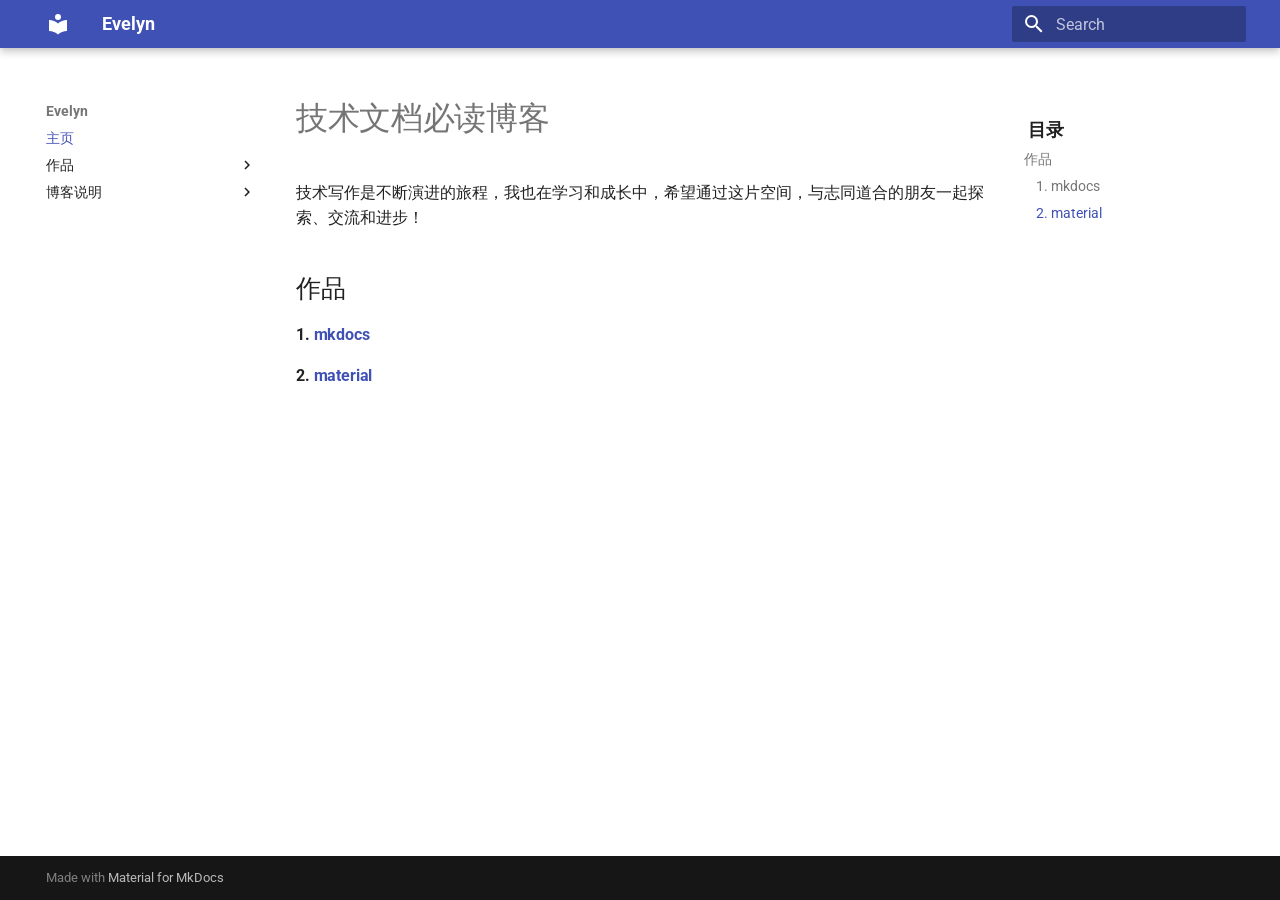
<file: index.html>
<!doctype html>
<html lang="en" class="no-js">
  <head>
    
      <meta charset="utf-8">
      <meta name="viewport" content="width=device-width,initial-scale=1">
      
      
      
      
      
        <link rel="next" href="portfolio/mkdocs/introduce/">
      
      
        
      
      
      <link rel="icon" href="assets/images/favicon.png">
      <meta name="generator" content="mkdocs-1.6.1, mkdocs-material-9.7.1">
    
    
      
        <title>Evelyn</title>
      
    
    
      <link rel="stylesheet" href="assets/stylesheets/main.484c7ddc.min.css">
      
      


    
    
      
    
    
      
        
        
        <link rel="preconnect" href="https://fonts.gstatic.com" crossorigin>
        <link rel="stylesheet" href="https://fonts.googleapis.com/css?family=Roboto:300,300i,400,400i,700,700i%7CRoboto+Mono:400,400i,700,700i&display=fallback">
        <style>:root{--md-text-font:"Roboto";--md-code-font:"Roboto Mono"}</style>
      
    
    
      <link rel="stylesheet" href="css/extra.css">
    
    <script>__md_scope=new URL(".",location),__md_hash=e=>[...e].reduce(((e,_)=>(e<<5)-e+_.charCodeAt(0)),0),__md_get=(e,_=localStorage,t=__md_scope)=>JSON.parse(_.getItem(t.pathname+"."+e)),__md_set=(e,_,t=localStorage,a=__md_scope)=>{try{t.setItem(a.pathname+"."+e,JSON.stringify(_))}catch(e){}}</script>
    
      

    
    
  </head>
  
  
    <body dir="ltr">
  
    
    <input class="md-toggle" data-md-toggle="drawer" type="checkbox" id="__drawer" autocomplete="off">
    <input class="md-toggle" data-md-toggle="search" type="checkbox" id="__search" autocomplete="off">
    <label class="md-overlay" for="__drawer"></label>
    <div data-md-component="skip">
      
        
        <a href="#_1" class="md-skip">
          Skip to content
        </a>
      
    </div>
    <div data-md-component="announce">
      
    </div>
    
    
      

  

<header class="md-header md-header--shadow" data-md-component="header">
  <nav class="md-header__inner md-grid" aria-label="Header">
    <a href="." title="Evelyn" class="md-header__button md-logo" aria-label="Evelyn" data-md-component="logo">
      
  
  <svg xmlns="http://www.w3.org/2000/svg" viewBox="0 0 24 24"><path d="M12 8a3 3 0 0 0 3-3 3 3 0 0 0-3-3 3 3 0 0 0-3 3 3 3 0 0 0 3 3m0 3.54C9.64 9.35 6.5 8 3 8v11c3.5 0 6.64 1.35 9 3.54 2.36-2.19 5.5-3.54 9-3.54V8c-3.5 0-6.64 1.35-9 3.54"/></svg>

    </a>
    <label class="md-header__button md-icon" for="__drawer">
      
      <svg xmlns="http://www.w3.org/2000/svg" viewBox="0 0 24 24"><path d="M3 6h18v2H3zm0 5h18v2H3zm0 5h18v2H3z"/></svg>
    </label>
    <div class="md-header__title" data-md-component="header-title">
      <div class="md-header__ellipsis">
        <div class="md-header__topic">
          <span class="md-ellipsis">
            Evelyn
          </span>
        </div>
        <div class="md-header__topic" data-md-component="header-topic">
          <span class="md-ellipsis">
            
              主页
            
          </span>
        </div>
      </div>
    </div>
    
    
      <script>var palette=__md_get("__palette");if(palette&&palette.color){if("(prefers-color-scheme)"===palette.color.media){var media=matchMedia("(prefers-color-scheme: light)"),input=document.querySelector(media.matches?"[data-md-color-media='(prefers-color-scheme: light)']":"[data-md-color-media='(prefers-color-scheme: dark)']");palette.color.media=input.getAttribute("data-md-color-media"),palette.color.scheme=input.getAttribute("data-md-color-scheme"),palette.color.primary=input.getAttribute("data-md-color-primary"),palette.color.accent=input.getAttribute("data-md-color-accent")}for(var[key,value]of Object.entries(palette.color))document.body.setAttribute("data-md-color-"+key,value)}</script>
    
    
    
      
      
        <label class="md-header__button md-icon" for="__search">
          
          <svg xmlns="http://www.w3.org/2000/svg" viewBox="0 0 24 24"><path d="M9.5 3A6.5 6.5 0 0 1 16 9.5c0 1.61-.59 3.09-1.56 4.23l.27.27h.79l5 5-1.5 1.5-5-5v-.79l-.27-.27A6.52 6.52 0 0 1 9.5 16 6.5 6.5 0 0 1 3 9.5 6.5 6.5 0 0 1 9.5 3m0 2C7 5 5 7 5 9.5S7 14 9.5 14 14 12 14 9.5 12 5 9.5 5"/></svg>
        </label>
        <div class="md-search" data-md-component="search" role="dialog">
  <label class="md-search__overlay" for="__search"></label>
  <div class="md-search__inner" role="search">
    <form class="md-search__form" name="search">
      <input type="text" class="md-search__input" name="query" aria-label="Search" placeholder="Search" autocapitalize="off" autocorrect="off" autocomplete="off" spellcheck="false" data-md-component="search-query" required>
      <label class="md-search__icon md-icon" for="__search">
        
        <svg xmlns="http://www.w3.org/2000/svg" viewBox="0 0 24 24"><path d="M9.5 3A6.5 6.5 0 0 1 16 9.5c0 1.61-.59 3.09-1.56 4.23l.27.27h.79l5 5-1.5 1.5-5-5v-.79l-.27-.27A6.52 6.52 0 0 1 9.5 16 6.5 6.5 0 0 1 3 9.5 6.5 6.5 0 0 1 9.5 3m0 2C7 5 5 7 5 9.5S7 14 9.5 14 14 12 14 9.5 12 5 9.5 5"/></svg>
        
        <svg xmlns="http://www.w3.org/2000/svg" viewBox="0 0 24 24"><path d="M20 11v2H8l5.5 5.5-1.42 1.42L4.16 12l7.92-7.92L13.5 5.5 8 11z"/></svg>
      </label>
      <nav class="md-search__options" aria-label="Search">
        
        <button type="reset" class="md-search__icon md-icon" title="Clear" aria-label="Clear" tabindex="-1">
          
          <svg xmlns="http://www.w3.org/2000/svg" viewBox="0 0 24 24"><path d="M19 6.41 17.59 5 12 10.59 6.41 5 5 6.41 10.59 12 5 17.59 6.41 19 12 13.41 17.59 19 19 17.59 13.41 12z"/></svg>
        </button>
      </nav>
      
    </form>
    <div class="md-search__output">
      <div class="md-search__scrollwrap" tabindex="0" data-md-scrollfix>
        <div class="md-search-result" data-md-component="search-result">
          <div class="md-search-result__meta">
            Initializing search
          </div>
          <ol class="md-search-result__list" role="presentation"></ol>
        </div>
      </div>
    </div>
  </div>
</div>
      
    
    
  </nav>
  
</header>
    
    <div class="md-container" data-md-component="container">
      
      
        
          
        
      
      <main class="md-main" data-md-component="main">
        <div class="md-main__inner md-grid">
          
            
              
              <div class="md-sidebar md-sidebar--primary" data-md-component="sidebar" data-md-type="navigation" >
                <div class="md-sidebar__scrollwrap">
                  <div class="md-sidebar__inner">
                    



<nav class="md-nav md-nav--primary" aria-label="Navigation" data-md-level="0">
  <label class="md-nav__title" for="__drawer">
    <a href="." title="Evelyn" class="md-nav__button md-logo" aria-label="Evelyn" data-md-component="logo">
      
  
  <svg xmlns="http://www.w3.org/2000/svg" viewBox="0 0 24 24"><path d="M12 8a3 3 0 0 0 3-3 3 3 0 0 0-3-3 3 3 0 0 0-3 3 3 3 0 0 0 3 3m0 3.54C9.64 9.35 6.5 8 3 8v11c3.5 0 6.64 1.35 9 3.54 2.36-2.19 5.5-3.54 9-3.54V8c-3.5 0-6.64 1.35-9 3.54"/></svg>

    </a>
    Evelyn
  </label>
  
  <ul class="md-nav__list" data-md-scrollfix>
    
      
      
  
  
    
  
  
  
    <li class="md-nav__item md-nav__item--active">
      
      <input class="md-nav__toggle md-toggle" type="checkbox" id="__toc">
      
      
        
      
      
        <label class="md-nav__link md-nav__link--active" for="__toc">
          
  
  
  <span class="md-ellipsis">
    
  
    主页
  

    
  </span>
  
  

          <span class="md-nav__icon md-icon"></span>
        </label>
      
      <a href="." class="md-nav__link md-nav__link--active">
        
  
  
  <span class="md-ellipsis">
    
  
    主页
  

    
  </span>
  
  

      </a>
      
        

<nav class="md-nav md-nav--secondary" aria-label="Table of contents">
  
  
  
    
  
  
    <label class="md-nav__title" for="__toc">
      <span class="md-nav__icon md-icon"></span>
      Table of contents
    </label>
    <ul class="md-nav__list" data-md-component="toc" data-md-scrollfix>
      
        <li class="md-nav__item">
  <a href="#_2" class="md-nav__link">
    <span class="md-ellipsis">
      
        作品
      
    </span>
  </a>
  
    <nav class="md-nav" aria-label="作品">
      <ul class="md-nav__list">
        
          <li class="md-nav__item">
  <a href="#1-mkdocs" class="md-nav__link">
    <span class="md-ellipsis">
      
        1. mkdocs
      
    </span>
  </a>
  
</li>
        
          <li class="md-nav__item">
  <a href="#2-material" class="md-nav__link">
    <span class="md-ellipsis">
      
        2. material
      
    </span>
  </a>
  
</li>
        
      </ul>
    </nav>
  
</li>
      
    </ul>
  
</nav>
      
    </li>
  

    
      
      
  
  
  
  
    
    
    
    
    
    <li class="md-nav__item md-nav__item--nested">
      
        
        
        <input class="md-nav__toggle md-toggle " type="checkbox" id="__nav_2" >
        
          
          <label class="md-nav__link" for="__nav_2" id="__nav_2_label" tabindex="0">
            
  
  
  <span class="md-ellipsis">
    
  
    作品
  

    
  </span>
  
  

            <span class="md-nav__icon md-icon"></span>
          </label>
        
        <nav class="md-nav" data-md-level="1" aria-labelledby="__nav_2_label" aria-expanded="false">
          <label class="md-nav__title" for="__nav_2">
            <span class="md-nav__icon md-icon"></span>
            
  
    作品
  

          </label>
          <ul class="md-nav__list" data-md-scrollfix>
            
              
                
  
  
  
  
    
    
    
    
    
    <li class="md-nav__item md-nav__item--nested">
      
        
        
        <input class="md-nav__toggle md-toggle " type="checkbox" id="__nav_2_1" >
        
          
          <label class="md-nav__link" for="__nav_2_1" id="__nav_2_1_label" tabindex="0">
            
  
  
  <span class="md-ellipsis">
    
  
    MkDocs用户指南
  

    
  </span>
  
  

            <span class="md-nav__icon md-icon"></span>
          </label>
        
        <nav class="md-nav" data-md-level="2" aria-labelledby="__nav_2_1_label" aria-expanded="false">
          <label class="md-nav__title" for="__nav_2_1">
            <span class="md-nav__icon md-icon"></span>
            
  
    MkDocs用户指南
  

          </label>
          <ul class="md-nav__list" data-md-scrollfix>
            
              
                
  
  
  
  
    <li class="md-nav__item">
      <a href="portfolio/mkdocs/introduce/" class="md-nav__link">
        
  
  
  <span class="md-ellipsis">
    
  
    概览
  

    
  </span>
  
  

      </a>
    </li>
  

              
            
              
                
  
  
  
  
    <li class="md-nav__item">
      <a href="portfolio/mkdocs/quich-start/" class="md-nav__link">
        
  
  
  <span class="md-ellipsis">
    
  
    快速开始
  

    
  </span>
  
  

      </a>
    </li>
  

              
            
              
                
  
  
  
  
    <li class="md-nav__item">
      <a href="portfolio/mkdocs/concepts/" class="md-nav__link">
        
  
  
  <span class="md-ellipsis">
    
  
    核心概念
  

    
  </span>
  
  

      </a>
    </li>
  

              
            
              
                
  
  
  
  
    <li class="md-nav__item">
      <a href="portfolio/mkdocs/how-to-guide/" class="md-nav__link">
        
  
  
  <span class="md-ellipsis">
    
  
    操作指南
  

    
  </span>
  
  

      </a>
    </li>
  

              
            
              
                
  
  
  
  
    <li class="md-nav__item">
      <a href="portfolio/mkdocs/advance-usage/" class="md-nav__link">
        
  
  
  <span class="md-ellipsis">
    
  
    高级用法
  

    
  </span>
  
  

      </a>
    </li>
  

              
            
              
                
  
  
  
  
    <li class="md-nav__item">
      <a href="portfolio/mkdocs/troubleshooting/" class="md-nav__link">
        
  
  
  <span class="md-ellipsis">
    
  
    常见问题与故障排查
  

    
  </span>
  
  

      </a>
    </li>
  

              
            
          </ul>
        </nav>
      
    </li>
  

              
            
              
                
  
  
  
  
    <li class="md-nav__item">
      <a href="portfolio/material/introduce/" class="md-nav__link">
        
  
  
  <span class="md-ellipsis">
    
  
    material主题用户指南
  

    
  </span>
  
  

      </a>
    </li>
  

              
            
          </ul>
        </nav>
      
    </li>
  

    
      
      
  
  
  
  
    
    
    
    
    
    <li class="md-nav__item md-nav__item--nested">
      
        
        
        <input class="md-nav__toggle md-toggle " type="checkbox" id="__nav_3" >
        
          
          <label class="md-nav__link" for="__nav_3" id="__nav_3_label" tabindex="0">
            
  
  
  <span class="md-ellipsis">
    
  
    博客说明
  

    
  </span>
  
  

            <span class="md-nav__icon md-icon"></span>
          </label>
        
        <nav class="md-nav" data-md-level="1" aria-labelledby="__nav_3_label" aria-expanded="false">
          <label class="md-nav__title" for="__nav_3">
            <span class="md-nav__icon md-icon"></span>
            
  
    博客说明
  

          </label>
          <ul class="md-nav__list" data-md-scrollfix>
            
              
                
  
  
  
  
    <li class="md-nav__item">
      <a href="about/rules/" class="md-nav__link">
        
  
  
  <span class="md-ellipsis">
    
  
    格式规定
  

    
  </span>
  
  

      </a>
    </li>
  

              
            
              
                
  
  
  
  
    <li class="md-nav__item">
      <a href="about/git-command/" class="md-nav__link">
        
  
  
  <span class="md-ellipsis">
    
  
    常用git命令
  

    
  </span>
  
  

      </a>
    </li>
  

              
            
          </ul>
        </nav>
      
    </li>
  

    
  </ul>
</nav>
                  </div>
                </div>
              </div>
            
            
              
              <div class="md-sidebar md-sidebar--secondary" data-md-component="sidebar" data-md-type="toc" >
                <div class="md-sidebar__scrollwrap">
                  <div class="md-sidebar__inner">
                    

<nav class="md-nav md-nav--secondary" aria-label="Table of contents">
  
  
  
    
  
  
    <label class="md-nav__title" for="__toc">
      <span class="md-nav__icon md-icon"></span>
      Table of contents
    </label>
    <ul class="md-nav__list" data-md-component="toc" data-md-scrollfix>
      
        <li class="md-nav__item">
  <a href="#_2" class="md-nav__link">
    <span class="md-ellipsis">
      
        作品
      
    </span>
  </a>
  
    <nav class="md-nav" aria-label="作品">
      <ul class="md-nav__list">
        
          <li class="md-nav__item">
  <a href="#1-mkdocs" class="md-nav__link">
    <span class="md-ellipsis">
      
        1. mkdocs
      
    </span>
  </a>
  
</li>
        
          <li class="md-nav__item">
  <a href="#2-material" class="md-nav__link">
    <span class="md-ellipsis">
      
        2. material
      
    </span>
  </a>
  
</li>
        
      </ul>
    </nav>
  
</li>
      
    </ul>
  
</nav>
                  </div>
                </div>
              </div>
            
          
          
            <div class="md-content" data-md-component="content">
              
              <article class="md-content__inner md-typeset">
                
                  



<h1 id="_1">技术文档必读博客</h1>
<p>技术写作是不断演进的旅程，我也在学习和成长中，希望通过这片空间，与志同道合的朋友一起探索、交流和进步！</p>
<h2 id="_2">作品</h2>
<h4 id="1-mkdocs">1. <a href="portfolio/mkdocs/introduce/">mkdocs</a></h4>
<h4 id="2-material">2. <a href="portfolio/material/introduce/">material</a></h4>












                
              </article>
            </div>
          
          
<script>var target=document.getElementById(location.hash.slice(1));target&&target.name&&(target.checked=target.name.startsWith("__tabbed_"))</script>
        </div>
        
      </main>
      
        <footer class="md-footer">
  
  <div class="md-footer-meta md-typeset">
    <div class="md-footer-meta__inner md-grid">
      <div class="md-copyright">
  
  
    Made with
    <a href="https://squidfunk.github.io/mkdocs-material/" target="_blank" rel="noopener">
      Material for MkDocs
    </a>
  
</div>
      
    </div>
  </div>
</footer>
      
    </div>
    <div class="md-dialog" data-md-component="dialog">
      <div class="md-dialog__inner md-typeset"></div>
    </div>
    
    
    
      
      
      <script id="__config" type="application/json">{"annotate": null, "base": ".", "features": [], "search": "assets/javascripts/workers/search.2c215733.min.js", "tags": null, "translations": {"clipboard.copied": "Copied to clipboard", "clipboard.copy": "Copy to clipboard", "search.result.more.one": "1 more on this page", "search.result.more.other": "# more on this page", "search.result.none": "No matching documents", "search.result.one": "1 matching document", "search.result.other": "# matching documents", "search.result.placeholder": "Type to start searching", "search.result.term.missing": "Missing", "select.version": "Select version"}, "version": null}</script>
    
    
      <script src="assets/javascripts/bundle.79ae519e.min.js"></script>
      
    
  </body>
</html>
</file>
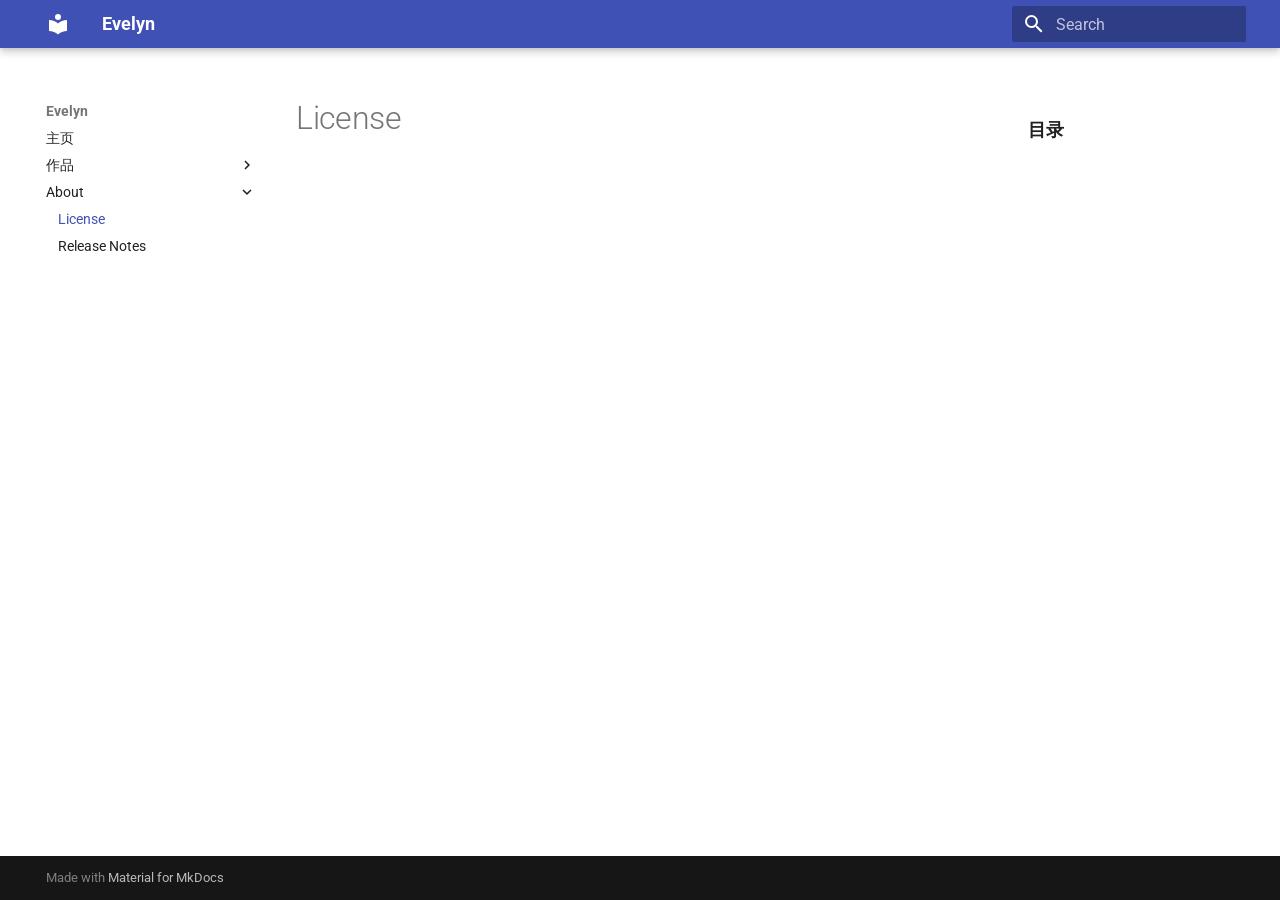
<file: license/index.html>
<!doctype html>
<html lang="en" class="no-js">
  <head>
    
      <meta charset="utf-8">
      <meta name="viewport" content="width=device-width,initial-scale=1">
      
      
      
      
        <link rel="prev" href="../portfolio/material/introduce/">
      
      
      
        
      
      
      <link rel="icon" href="../assets/images/favicon.png">
      <meta name="generator" content="mkdocs-1.6.1, mkdocs-material-9.7.1">
    
    
      
        <title>License - Evelyn</title>
      
    
    
      <link rel="stylesheet" href="../assets/stylesheets/main.484c7ddc.min.css">
      
      


    
    
      
    
    
      
        
        
        <link rel="preconnect" href="https://fonts.gstatic.com" crossorigin>
        <link rel="stylesheet" href="https://fonts.googleapis.com/css?family=Roboto:300,300i,400,400i,700,700i%7CRoboto+Mono:400,400i,700,700i&display=fallback">
        <style>:root{--md-text-font:"Roboto";--md-code-font:"Roboto Mono"}</style>
      
    
    
      <link rel="stylesheet" href="../css/extra.css">
    
    <script>__md_scope=new URL("..",location),__md_hash=e=>[...e].reduce(((e,_)=>(e<<5)-e+_.charCodeAt(0)),0),__md_get=(e,_=localStorage,t=__md_scope)=>JSON.parse(_.getItem(t.pathname+"."+e)),__md_set=(e,_,t=localStorage,a=__md_scope)=>{try{t.setItem(a.pathname+"."+e,JSON.stringify(_))}catch(e){}}</script>
    
      

    
    
  </head>
  
  
    <body dir="ltr">
  
    
    <input class="md-toggle" data-md-toggle="drawer" type="checkbox" id="__drawer" autocomplete="off">
    <input class="md-toggle" data-md-toggle="search" type="checkbox" id="__search" autocomplete="off">
    <label class="md-overlay" for="__drawer"></label>
    <div data-md-component="skip">
      
    </div>
    <div data-md-component="announce">
      
    </div>
    
    
      

  

<header class="md-header md-header--shadow" data-md-component="header">
  <nav class="md-header__inner md-grid" aria-label="Header">
    <a href=".." title="Evelyn" class="md-header__button md-logo" aria-label="Evelyn" data-md-component="logo">
      
  
  <svg xmlns="http://www.w3.org/2000/svg" viewBox="0 0 24 24"><path d="M12 8a3 3 0 0 0 3-3 3 3 0 0 0-3-3 3 3 0 0 0-3 3 3 3 0 0 0 3 3m0 3.54C9.64 9.35 6.5 8 3 8v11c3.5 0 6.64 1.35 9 3.54 2.36-2.19 5.5-3.54 9-3.54V8c-3.5 0-6.64 1.35-9 3.54"/></svg>

    </a>
    <label class="md-header__button md-icon" for="__drawer">
      
      <svg xmlns="http://www.w3.org/2000/svg" viewBox="0 0 24 24"><path d="M3 6h18v2H3zm0 5h18v2H3zm0 5h18v2H3z"/></svg>
    </label>
    <div class="md-header__title" data-md-component="header-title">
      <div class="md-header__ellipsis">
        <div class="md-header__topic">
          <span class="md-ellipsis">
            Evelyn
          </span>
        </div>
        <div class="md-header__topic" data-md-component="header-topic">
          <span class="md-ellipsis">
            
              License
            
          </span>
        </div>
      </div>
    </div>
    
    
      <script>var palette=__md_get("__palette");if(palette&&palette.color){if("(prefers-color-scheme)"===palette.color.media){var media=matchMedia("(prefers-color-scheme: light)"),input=document.querySelector(media.matches?"[data-md-color-media='(prefers-color-scheme: light)']":"[data-md-color-media='(prefers-color-scheme: dark)']");palette.color.media=input.getAttribute("data-md-color-media"),palette.color.scheme=input.getAttribute("data-md-color-scheme"),palette.color.primary=input.getAttribute("data-md-color-primary"),palette.color.accent=input.getAttribute("data-md-color-accent")}for(var[key,value]of Object.entries(palette.color))document.body.setAttribute("data-md-color-"+key,value)}</script>
    
    
    
      
      
        <label class="md-header__button md-icon" for="__search">
          
          <svg xmlns="http://www.w3.org/2000/svg" viewBox="0 0 24 24"><path d="M9.5 3A6.5 6.5 0 0 1 16 9.5c0 1.61-.59 3.09-1.56 4.23l.27.27h.79l5 5-1.5 1.5-5-5v-.79l-.27-.27A6.52 6.52 0 0 1 9.5 16 6.5 6.5 0 0 1 3 9.5 6.5 6.5 0 0 1 9.5 3m0 2C7 5 5 7 5 9.5S7 14 9.5 14 14 12 14 9.5 12 5 9.5 5"/></svg>
        </label>
        <div class="md-search" data-md-component="search" role="dialog">
  <label class="md-search__overlay" for="__search"></label>
  <div class="md-search__inner" role="search">
    <form class="md-search__form" name="search">
      <input type="text" class="md-search__input" name="query" aria-label="Search" placeholder="Search" autocapitalize="off" autocorrect="off" autocomplete="off" spellcheck="false" data-md-component="search-query" required>
      <label class="md-search__icon md-icon" for="__search">
        
        <svg xmlns="http://www.w3.org/2000/svg" viewBox="0 0 24 24"><path d="M9.5 3A6.5 6.5 0 0 1 16 9.5c0 1.61-.59 3.09-1.56 4.23l.27.27h.79l5 5-1.5 1.5-5-5v-.79l-.27-.27A6.52 6.52 0 0 1 9.5 16 6.5 6.5 0 0 1 3 9.5 6.5 6.5 0 0 1 9.5 3m0 2C7 5 5 7 5 9.5S7 14 9.5 14 14 12 14 9.5 12 5 9.5 5"/></svg>
        
        <svg xmlns="http://www.w3.org/2000/svg" viewBox="0 0 24 24"><path d="M20 11v2H8l5.5 5.5-1.42 1.42L4.16 12l7.92-7.92L13.5 5.5 8 11z"/></svg>
      </label>
      <nav class="md-search__options" aria-label="Search">
        
        <button type="reset" class="md-search__icon md-icon" title="Clear" aria-label="Clear" tabindex="-1">
          
          <svg xmlns="http://www.w3.org/2000/svg" viewBox="0 0 24 24"><path d="M19 6.41 17.59 5 12 10.59 6.41 5 5 6.41 10.59 12 5 17.59 6.41 19 12 13.41 17.59 19 19 17.59 13.41 12z"/></svg>
        </button>
      </nav>
      
    </form>
    <div class="md-search__output">
      <div class="md-search__scrollwrap" tabindex="0" data-md-scrollfix>
        <div class="md-search-result" data-md-component="search-result">
          <div class="md-search-result__meta">
            Initializing search
          </div>
          <ol class="md-search-result__list" role="presentation"></ol>
        </div>
      </div>
    </div>
  </div>
</div>
      
    
    
  </nav>
  
</header>
    
    <div class="md-container" data-md-component="container">
      
      
        
          
        
      
      <main class="md-main" data-md-component="main">
        <div class="md-main__inner md-grid">
          
            
              
              <div class="md-sidebar md-sidebar--primary" data-md-component="sidebar" data-md-type="navigation" >
                <div class="md-sidebar__scrollwrap">
                  <div class="md-sidebar__inner">
                    



<nav class="md-nav md-nav--primary" aria-label="Navigation" data-md-level="0">
  <label class="md-nav__title" for="__drawer">
    <a href=".." title="Evelyn" class="md-nav__button md-logo" aria-label="Evelyn" data-md-component="logo">
      
  
  <svg xmlns="http://www.w3.org/2000/svg" viewBox="0 0 24 24"><path d="M12 8a3 3 0 0 0 3-3 3 3 0 0 0-3-3 3 3 0 0 0-3 3 3 3 0 0 0 3 3m0 3.54C9.64 9.35 6.5 8 3 8v11c3.5 0 6.64 1.35 9 3.54 2.36-2.19 5.5-3.54 9-3.54V8c-3.5 0-6.64 1.35-9 3.54"/></svg>

    </a>
    Evelyn
  </label>
  
  <ul class="md-nav__list" data-md-scrollfix>
    
      
      
  
  
  
  
    <li class="md-nav__item">
      <a href=".." class="md-nav__link">
        
  
  
  <span class="md-ellipsis">
    
  
    主页
  

    
  </span>
  
  

      </a>
    </li>
  

    
      
      
  
  
  
  
    
    
    
    
    
    <li class="md-nav__item md-nav__item--nested">
      
        
        
        <input class="md-nav__toggle md-toggle " type="checkbox" id="__nav_2" >
        
          
          <label class="md-nav__link" for="__nav_2" id="__nav_2_label" tabindex="0">
            
  
  
  <span class="md-ellipsis">
    
  
    作品
  

    
  </span>
  
  

            <span class="md-nav__icon md-icon"></span>
          </label>
        
        <nav class="md-nav" data-md-level="1" aria-labelledby="__nav_2_label" aria-expanded="false">
          <label class="md-nav__title" for="__nav_2">
            <span class="md-nav__icon md-icon"></span>
            
  
    作品
  

          </label>
          <ul class="md-nav__list" data-md-scrollfix>
            
              
                
  
  
  
  
    
    
    
    
    
    <li class="md-nav__item md-nav__item--nested">
      
        
        
        <input class="md-nav__toggle md-toggle " type="checkbox" id="__nav_2_1" >
        
          
          <label class="md-nav__link" for="__nav_2_1" id="__nav_2_1_label" tabindex="0">
            
  
  
  <span class="md-ellipsis">
    
  
    MkDocs用户指南
  

    
  </span>
  
  

            <span class="md-nav__icon md-icon"></span>
          </label>
        
        <nav class="md-nav" data-md-level="2" aria-labelledby="__nav_2_1_label" aria-expanded="false">
          <label class="md-nav__title" for="__nav_2_1">
            <span class="md-nav__icon md-icon"></span>
            
  
    MkDocs用户指南
  

          </label>
          <ul class="md-nav__list" data-md-scrollfix>
            
              
                
  
  
  
  
    <li class="md-nav__item">
      <a href="../portfolio/mkdocs/introduce/" class="md-nav__link">
        
  
  
  <span class="md-ellipsis">
    
  
    介绍
  

    
  </span>
  
  

      </a>
    </li>
  

              
            
              
                
  
  
  
  
    <li class="md-nav__item">
      <a href="../portfolio/mkdocs/quich-start/" class="md-nav__link">
        
  
  
  <span class="md-ellipsis">
    
  
    快速开始
  

    
  </span>
  
  

      </a>
    </li>
  

              
            
              
                
  
  
  
  
    <li class="md-nav__item">
      <a href="../portfolio/mkdocs/concepts/" class="md-nav__link">
        
  
  
  <span class="md-ellipsis">
    
  
    核心概念
  

    
  </span>
  
  

      </a>
    </li>
  

              
            
              
                
  
  
  
  
    <li class="md-nav__item">
      <a href="../portfolio/mkdocs/how-to-guide/" class="md-nav__link">
        
  
  
  <span class="md-ellipsis">
    
  
    操作指南
  

    
  </span>
  
  

      </a>
    </li>
  

              
            
              
                
  
  
  
  
    <li class="md-nav__item">
      <a href="../portfolio/mkdocs/advance-usage/" class="md-nav__link">
        
  
  
  <span class="md-ellipsis">
    
  
    高级用法
  

    
  </span>
  
  

      </a>
    </li>
  

              
            
              
                
  
  
  
  
    <li class="md-nav__item">
      <a href="../portfolio/mkdocs/troubleshooting/" class="md-nav__link">
        
  
  
  <span class="md-ellipsis">
    
  
    常见问题与故障排查
  

    
  </span>
  
  

      </a>
    </li>
  

              
            
          </ul>
        </nav>
      
    </li>
  

              
            
              
                
  
  
  
  
    <li class="md-nav__item">
      <a href="../portfolio/material/introduce/" class="md-nav__link">
        
  
  
  <span class="md-ellipsis">
    
  
    material主题用户指南
  

    
  </span>
  
  

      </a>
    </li>
  

              
            
          </ul>
        </nav>
      
    </li>
  

    
      
      
  
  
    
  
  
  
    
    
    
    
    
    <li class="md-nav__item md-nav__item--active md-nav__item--nested">
      
        
        
        <input class="md-nav__toggle md-toggle " type="checkbox" id="__nav_3" checked>
        
          
          <label class="md-nav__link" for="__nav_3" id="__nav_3_label" tabindex="0">
            
  
  
  <span class="md-ellipsis">
    
  
    About
  

    
  </span>
  
  

            <span class="md-nav__icon md-icon"></span>
          </label>
        
        <nav class="md-nav" data-md-level="1" aria-labelledby="__nav_3_label" aria-expanded="true">
          <label class="md-nav__title" for="__nav_3">
            <span class="md-nav__icon md-icon"></span>
            
  
    About
  

          </label>
          <ul class="md-nav__list" data-md-scrollfix>
            
              
                
  
  
    
  
  
  
    <li class="md-nav__item md-nav__item--active">
      
      <input class="md-nav__toggle md-toggle" type="checkbox" id="__toc">
      
      
      
      <a href="./" class="md-nav__link md-nav__link--active">
        
  
  
  <span class="md-ellipsis">
    
  
    License
  

    
  </span>
  
  

      </a>
      
    </li>
  

              
            
              
                
  
  
  
  
    <li class="md-nav__item">
      <a href="../release-notes.md" class="md-nav__link">
        
  
  
  <span class="md-ellipsis">
    
  
    Release Notes
  

    
  </span>
  
  

      </a>
    </li>
  

              
            
          </ul>
        </nav>
      
    </li>
  

    
  </ul>
</nav>
                  </div>
                </div>
              </div>
            
            
              
              <div class="md-sidebar md-sidebar--secondary" data-md-component="sidebar" data-md-type="toc" >
                <div class="md-sidebar__scrollwrap">
                  <div class="md-sidebar__inner">
                    

<nav class="md-nav md-nav--secondary" aria-label="Table of contents">
  
  
  
  
</nav>
                  </div>
                </div>
              </div>
            
          
          
            <div class="md-content" data-md-component="content">
              
              <article class="md-content__inner md-typeset">
                
                  



  <h1>License</h1>














                
              </article>
            </div>
          
          
<script>var target=document.getElementById(location.hash.slice(1));target&&target.name&&(target.checked=target.name.startsWith("__tabbed_"))</script>
        </div>
        
      </main>
      
        <footer class="md-footer">
  
  <div class="md-footer-meta md-typeset">
    <div class="md-footer-meta__inner md-grid">
      <div class="md-copyright">
  
  
    Made with
    <a href="https://squidfunk.github.io/mkdocs-material/" target="_blank" rel="noopener">
      Material for MkDocs
    </a>
  
</div>
      
    </div>
  </div>
</footer>
      
    </div>
    <div class="md-dialog" data-md-component="dialog">
      <div class="md-dialog__inner md-typeset"></div>
    </div>
    
    
    
      
      
      <script id="__config" type="application/json">{"annotate": null, "base": "..", "features": [], "search": "../assets/javascripts/workers/search.2c215733.min.js", "tags": null, "translations": {"clipboard.copied": "Copied to clipboard", "clipboard.copy": "Copy to clipboard", "search.result.more.one": "1 more on this page", "search.result.more.other": "# more on this page", "search.result.none": "No matching documents", "search.result.one": "1 matching document", "search.result.other": "# matching documents", "search.result.placeholder": "Type to start searching", "search.result.term.missing": "Missing", "select.version": "Select version"}, "version": null}</script>
    
    
      <script src="../assets/javascripts/bundle.79ae519e.min.js"></script>
      
    
  </body>
</html>
</file>
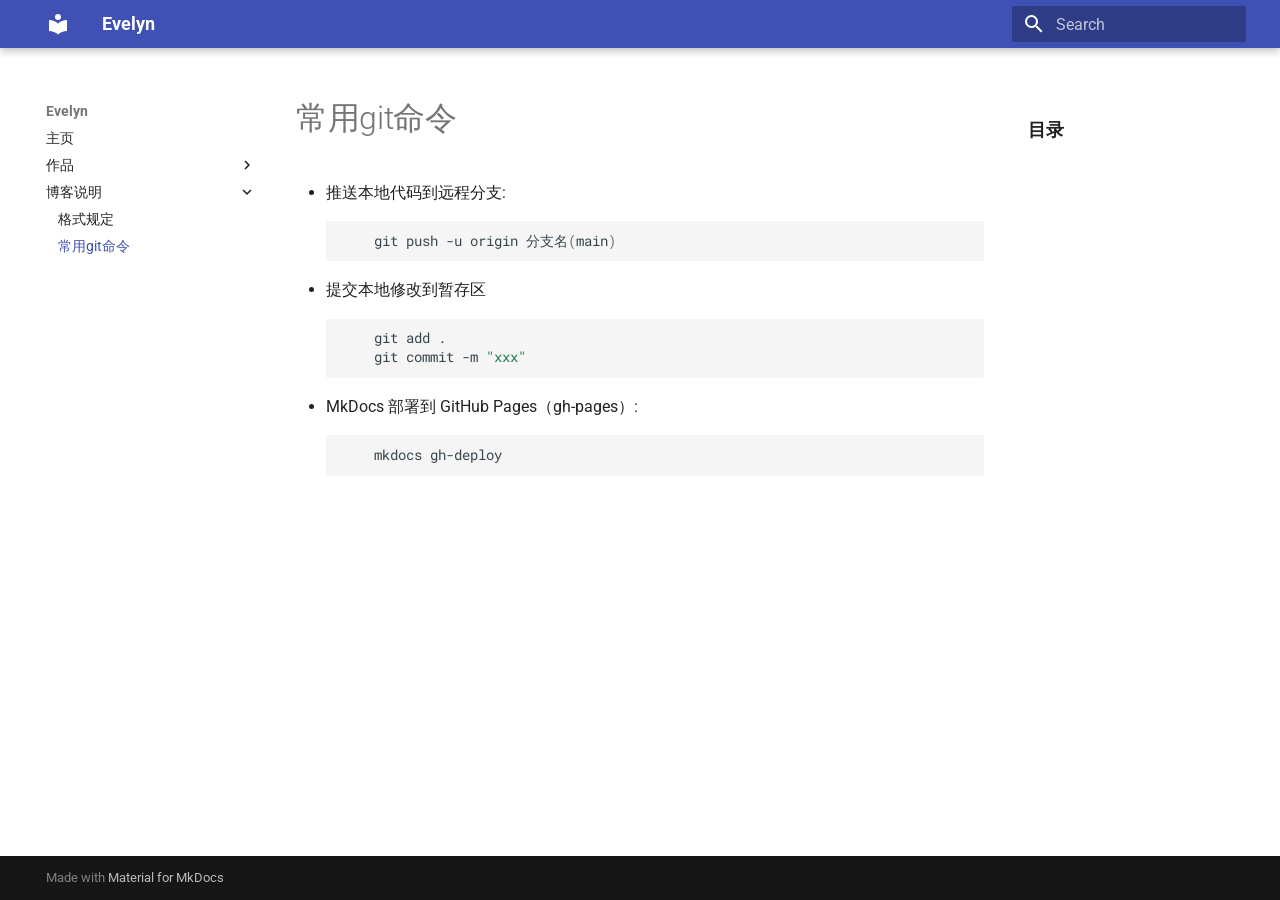
<file: about/git-command/index.html>
<!doctype html>
<html lang="en" class="no-js">
  <head>
    
      <meta charset="utf-8">
      <meta name="viewport" content="width=device-width,initial-scale=1">
      
      
      
      
        <link rel="prev" href="../rules/">
      
      
      
        
      
      
      <link rel="icon" href="../../assets/images/favicon.png">
      <meta name="generator" content="mkdocs-1.6.1, mkdocs-material-9.7.1">
    
    
      
        <title>常用git命令 - Evelyn</title>
      
    
    
      <link rel="stylesheet" href="../../assets/stylesheets/main.484c7ddc.min.css">
      
      


    
    
      
    
    
      
        
        
        <link rel="preconnect" href="https://fonts.gstatic.com" crossorigin>
        <link rel="stylesheet" href="https://fonts.googleapis.com/css?family=Roboto:300,300i,400,400i,700,700i%7CRoboto+Mono:400,400i,700,700i&display=fallback">
        <style>:root{--md-text-font:"Roboto";--md-code-font:"Roboto Mono"}</style>
      
    
    
      <link rel="stylesheet" href="../../css/extra.css">
    
    <script>__md_scope=new URL("../..",location),__md_hash=e=>[...e].reduce(((e,_)=>(e<<5)-e+_.charCodeAt(0)),0),__md_get=(e,_=localStorage,t=__md_scope)=>JSON.parse(_.getItem(t.pathname+"."+e)),__md_set=(e,_,t=localStorage,a=__md_scope)=>{try{t.setItem(a.pathname+"."+e,JSON.stringify(_))}catch(e){}}</script>
    
      

    
    
  </head>
  
  
    <body dir="ltr">
  
    
    <input class="md-toggle" data-md-toggle="drawer" type="checkbox" id="__drawer" autocomplete="off">
    <input class="md-toggle" data-md-toggle="search" type="checkbox" id="__search" autocomplete="off">
    <label class="md-overlay" for="__drawer"></label>
    <div data-md-component="skip">
      
        
        <a href="#git" class="md-skip">
          Skip to content
        </a>
      
    </div>
    <div data-md-component="announce">
      
    </div>
    
    
      

  

<header class="md-header md-header--shadow" data-md-component="header">
  <nav class="md-header__inner md-grid" aria-label="Header">
    <a href="../.." title="Evelyn" class="md-header__button md-logo" aria-label="Evelyn" data-md-component="logo">
      
  
  <svg xmlns="http://www.w3.org/2000/svg" viewBox="0 0 24 24"><path d="M12 8a3 3 0 0 0 3-3 3 3 0 0 0-3-3 3 3 0 0 0-3 3 3 3 0 0 0 3 3m0 3.54C9.64 9.35 6.5 8 3 8v11c3.5 0 6.64 1.35 9 3.54 2.36-2.19 5.5-3.54 9-3.54V8c-3.5 0-6.64 1.35-9 3.54"/></svg>

    </a>
    <label class="md-header__button md-icon" for="__drawer">
      
      <svg xmlns="http://www.w3.org/2000/svg" viewBox="0 0 24 24"><path d="M3 6h18v2H3zm0 5h18v2H3zm0 5h18v2H3z"/></svg>
    </label>
    <div class="md-header__title" data-md-component="header-title">
      <div class="md-header__ellipsis">
        <div class="md-header__topic">
          <span class="md-ellipsis">
            Evelyn
          </span>
        </div>
        <div class="md-header__topic" data-md-component="header-topic">
          <span class="md-ellipsis">
            
              常用git命令
            
          </span>
        </div>
      </div>
    </div>
    
    
      <script>var palette=__md_get("__palette");if(palette&&palette.color){if("(prefers-color-scheme)"===palette.color.media){var media=matchMedia("(prefers-color-scheme: light)"),input=document.querySelector(media.matches?"[data-md-color-media='(prefers-color-scheme: light)']":"[data-md-color-media='(prefers-color-scheme: dark)']");palette.color.media=input.getAttribute("data-md-color-media"),palette.color.scheme=input.getAttribute("data-md-color-scheme"),palette.color.primary=input.getAttribute("data-md-color-primary"),palette.color.accent=input.getAttribute("data-md-color-accent")}for(var[key,value]of Object.entries(palette.color))document.body.setAttribute("data-md-color-"+key,value)}</script>
    
    
    
      
      
        <label class="md-header__button md-icon" for="__search">
          
          <svg xmlns="http://www.w3.org/2000/svg" viewBox="0 0 24 24"><path d="M9.5 3A6.5 6.5 0 0 1 16 9.5c0 1.61-.59 3.09-1.56 4.23l.27.27h.79l5 5-1.5 1.5-5-5v-.79l-.27-.27A6.52 6.52 0 0 1 9.5 16 6.5 6.5 0 0 1 3 9.5 6.5 6.5 0 0 1 9.5 3m0 2C7 5 5 7 5 9.5S7 14 9.5 14 14 12 14 9.5 12 5 9.5 5"/></svg>
        </label>
        <div class="md-search" data-md-component="search" role="dialog">
  <label class="md-search__overlay" for="__search"></label>
  <div class="md-search__inner" role="search">
    <form class="md-search__form" name="search">
      <input type="text" class="md-search__input" name="query" aria-label="Search" placeholder="Search" autocapitalize="off" autocorrect="off" autocomplete="off" spellcheck="false" data-md-component="search-query" required>
      <label class="md-search__icon md-icon" for="__search">
        
        <svg xmlns="http://www.w3.org/2000/svg" viewBox="0 0 24 24"><path d="M9.5 3A6.5 6.5 0 0 1 16 9.5c0 1.61-.59 3.09-1.56 4.23l.27.27h.79l5 5-1.5 1.5-5-5v-.79l-.27-.27A6.52 6.52 0 0 1 9.5 16 6.5 6.5 0 0 1 3 9.5 6.5 6.5 0 0 1 9.5 3m0 2C7 5 5 7 5 9.5S7 14 9.5 14 14 12 14 9.5 12 5 9.5 5"/></svg>
        
        <svg xmlns="http://www.w3.org/2000/svg" viewBox="0 0 24 24"><path d="M20 11v2H8l5.5 5.5-1.42 1.42L4.16 12l7.92-7.92L13.5 5.5 8 11z"/></svg>
      </label>
      <nav class="md-search__options" aria-label="Search">
        
        <button type="reset" class="md-search__icon md-icon" title="Clear" aria-label="Clear" tabindex="-1">
          
          <svg xmlns="http://www.w3.org/2000/svg" viewBox="0 0 24 24"><path d="M19 6.41 17.59 5 12 10.59 6.41 5 5 6.41 10.59 12 5 17.59 6.41 19 12 13.41 17.59 19 19 17.59 13.41 12z"/></svg>
        </button>
      </nav>
      
    </form>
    <div class="md-search__output">
      <div class="md-search__scrollwrap" tabindex="0" data-md-scrollfix>
        <div class="md-search-result" data-md-component="search-result">
          <div class="md-search-result__meta">
            Initializing search
          </div>
          <ol class="md-search-result__list" role="presentation"></ol>
        </div>
      </div>
    </div>
  </div>
</div>
      
    
    
  </nav>
  
</header>
    
    <div class="md-container" data-md-component="container">
      
      
        
          
        
      
      <main class="md-main" data-md-component="main">
        <div class="md-main__inner md-grid">
          
            
              
              <div class="md-sidebar md-sidebar--primary" data-md-component="sidebar" data-md-type="navigation" >
                <div class="md-sidebar__scrollwrap">
                  <div class="md-sidebar__inner">
                    



<nav class="md-nav md-nav--primary" aria-label="Navigation" data-md-level="0">
  <label class="md-nav__title" for="__drawer">
    <a href="../.." title="Evelyn" class="md-nav__button md-logo" aria-label="Evelyn" data-md-component="logo">
      
  
  <svg xmlns="http://www.w3.org/2000/svg" viewBox="0 0 24 24"><path d="M12 8a3 3 0 0 0 3-3 3 3 0 0 0-3-3 3 3 0 0 0-3 3 3 3 0 0 0 3 3m0 3.54C9.64 9.35 6.5 8 3 8v11c3.5 0 6.64 1.35 9 3.54 2.36-2.19 5.5-3.54 9-3.54V8c-3.5 0-6.64 1.35-9 3.54"/></svg>

    </a>
    Evelyn
  </label>
  
  <ul class="md-nav__list" data-md-scrollfix>
    
      
      
  
  
  
  
    <li class="md-nav__item">
      <a href="../.." class="md-nav__link">
        
  
  
  <span class="md-ellipsis">
    
  
    主页
  

    
  </span>
  
  

      </a>
    </li>
  

    
      
      
  
  
  
  
    
    
    
    
    
    <li class="md-nav__item md-nav__item--nested">
      
        
        
        <input class="md-nav__toggle md-toggle " type="checkbox" id="__nav_2" >
        
          
          <label class="md-nav__link" for="__nav_2" id="__nav_2_label" tabindex="0">
            
  
  
  <span class="md-ellipsis">
    
  
    作品
  

    
  </span>
  
  

            <span class="md-nav__icon md-icon"></span>
          </label>
        
        <nav class="md-nav" data-md-level="1" aria-labelledby="__nav_2_label" aria-expanded="false">
          <label class="md-nav__title" for="__nav_2">
            <span class="md-nav__icon md-icon"></span>
            
  
    作品
  

          </label>
          <ul class="md-nav__list" data-md-scrollfix>
            
              
                
  
  
  
  
    
    
    
    
    
    <li class="md-nav__item md-nav__item--nested">
      
        
        
        <input class="md-nav__toggle md-toggle " type="checkbox" id="__nav_2_1" >
        
          
          <label class="md-nav__link" for="__nav_2_1" id="__nav_2_1_label" tabindex="0">
            
  
  
  <span class="md-ellipsis">
    
  
    MkDocs用户指南
  

    
  </span>
  
  

            <span class="md-nav__icon md-icon"></span>
          </label>
        
        <nav class="md-nav" data-md-level="2" aria-labelledby="__nav_2_1_label" aria-expanded="false">
          <label class="md-nav__title" for="__nav_2_1">
            <span class="md-nav__icon md-icon"></span>
            
  
    MkDocs用户指南
  

          </label>
          <ul class="md-nav__list" data-md-scrollfix>
            
              
                
  
  
  
  
    <li class="md-nav__item">
      <a href="../../portfolio/mkdocs/introduce/" class="md-nav__link">
        
  
  
  <span class="md-ellipsis">
    
  
    概览
  

    
  </span>
  
  

      </a>
    </li>
  

              
            
              
                
  
  
  
  
    <li class="md-nav__item">
      <a href="../../portfolio/mkdocs/quich-start/" class="md-nav__link">
        
  
  
  <span class="md-ellipsis">
    
  
    快速开始
  

    
  </span>
  
  

      </a>
    </li>
  

              
            
              
                
  
  
  
  
    <li class="md-nav__item">
      <a href="../../portfolio/mkdocs/concepts/" class="md-nav__link">
        
  
  
  <span class="md-ellipsis">
    
  
    核心概念
  

    
  </span>
  
  

      </a>
    </li>
  

              
            
              
                
  
  
  
  
    <li class="md-nav__item">
      <a href="../../portfolio/mkdocs/how-to-guide/" class="md-nav__link">
        
  
  
  <span class="md-ellipsis">
    
  
    操作指南
  

    
  </span>
  
  

      </a>
    </li>
  

              
            
              
                
  
  
  
  
    <li class="md-nav__item">
      <a href="../../portfolio/mkdocs/advance-usage/" class="md-nav__link">
        
  
  
  <span class="md-ellipsis">
    
  
    高级用法
  

    
  </span>
  
  

      </a>
    </li>
  

              
            
              
                
  
  
  
  
    <li class="md-nav__item">
      <a href="../../portfolio/mkdocs/troubleshooting/" class="md-nav__link">
        
  
  
  <span class="md-ellipsis">
    
  
    常见问题与故障排查
  

    
  </span>
  
  

      </a>
    </li>
  

              
            
          </ul>
        </nav>
      
    </li>
  

              
            
              
                
  
  
  
  
    <li class="md-nav__item">
      <a href="../../portfolio/material/introduce/" class="md-nav__link">
        
  
  
  <span class="md-ellipsis">
    
  
    material主题用户指南
  

    
  </span>
  
  

      </a>
    </li>
  

              
            
          </ul>
        </nav>
      
    </li>
  

    
      
      
  
  
    
  
  
  
    
    
    
    
    
    <li class="md-nav__item md-nav__item--active md-nav__item--nested">
      
        
        
        <input class="md-nav__toggle md-toggle " type="checkbox" id="__nav_3" checked>
        
          
          <label class="md-nav__link" for="__nav_3" id="__nav_3_label" tabindex="0">
            
  
  
  <span class="md-ellipsis">
    
  
    博客说明
  

    
  </span>
  
  

            <span class="md-nav__icon md-icon"></span>
          </label>
        
        <nav class="md-nav" data-md-level="1" aria-labelledby="__nav_3_label" aria-expanded="true">
          <label class="md-nav__title" for="__nav_3">
            <span class="md-nav__icon md-icon"></span>
            
  
    博客说明
  

          </label>
          <ul class="md-nav__list" data-md-scrollfix>
            
              
                
  
  
  
  
    <li class="md-nav__item">
      <a href="../rules/" class="md-nav__link">
        
  
  
  <span class="md-ellipsis">
    
  
    格式规定
  

    
  </span>
  
  

      </a>
    </li>
  

              
            
              
                
  
  
    
  
  
  
    <li class="md-nav__item md-nav__item--active">
      
      <input class="md-nav__toggle md-toggle" type="checkbox" id="__toc">
      
      
        
      
      
      <a href="./" class="md-nav__link md-nav__link--active">
        
  
  
  <span class="md-ellipsis">
    
  
    常用git命令
  

    
  </span>
  
  

      </a>
      
    </li>
  

              
            
          </ul>
        </nav>
      
    </li>
  

    
  </ul>
</nav>
                  </div>
                </div>
              </div>
            
            
              
              <div class="md-sidebar md-sidebar--secondary" data-md-component="sidebar" data-md-type="toc" >
                <div class="md-sidebar__scrollwrap">
                  <div class="md-sidebar__inner">
                    

<nav class="md-nav md-nav--secondary" aria-label="Table of contents">
  
  
  
    
  
  
</nav>
                  </div>
                </div>
              </div>
            
          
          
            <div class="md-content" data-md-component="content">
              
              <article class="md-content__inner md-typeset">
                
                  



<h1 id="git">常用git命令</h1>
<ul>
<li>推送本地代码到远程分支:
<div class="highlight"><pre><span></span><code><span class="w">    </span>git<span class="w"> </span>push<span class="w"> </span>-u<span class="w"> </span>origin<span class="w"> </span>分支名<span class="o">(</span>main<span class="o">)</span>
</code></pre></div></li>
<li>提交本地修改到暂存区
<div class="highlight"><pre><span></span><code><span class="w">    </span>git<span class="w"> </span>add<span class="w"> </span>.
<span class="w">    </span>git<span class="w"> </span>commit<span class="w"> </span>-m<span class="w"> </span><span class="s2">&quot;xxx&quot;</span>
</code></pre></div></li>
<li>MkDocs 部署到 GitHub Pages（gh-pages）:
<div class="highlight"><pre><span></span><code><span class="w">    </span>mkdocs<span class="w"> </span>gh-deploy
</code></pre></div></li>
</ul>












                
              </article>
            </div>
          
          
<script>var target=document.getElementById(location.hash.slice(1));target&&target.name&&(target.checked=target.name.startsWith("__tabbed_"))</script>
        </div>
        
      </main>
      
        <footer class="md-footer">
  
  <div class="md-footer-meta md-typeset">
    <div class="md-footer-meta__inner md-grid">
      <div class="md-copyright">
  
  
    Made with
    <a href="https://squidfunk.github.io/mkdocs-material/" target="_blank" rel="noopener">
      Material for MkDocs
    </a>
  
</div>
      
    </div>
  </div>
</footer>
      
    </div>
    <div class="md-dialog" data-md-component="dialog">
      <div class="md-dialog__inner md-typeset"></div>
    </div>
    
    
    
      
      
      <script id="__config" type="application/json">{"annotate": null, "base": "../..", "features": [], "search": "../../assets/javascripts/workers/search.2c215733.min.js", "tags": null, "translations": {"clipboard.copied": "Copied to clipboard", "clipboard.copy": "Copy to clipboard", "search.result.more.one": "1 more on this page", "search.result.more.other": "# more on this page", "search.result.none": "No matching documents", "search.result.one": "1 matching document", "search.result.other": "# matching documents", "search.result.placeholder": "Type to start searching", "search.result.term.missing": "Missing", "select.version": "Select version"}, "version": null}</script>
    
    
      <script src="../../assets/javascripts/bundle.79ae519e.min.js"></script>
      
    
  </body>
</html>
</file>
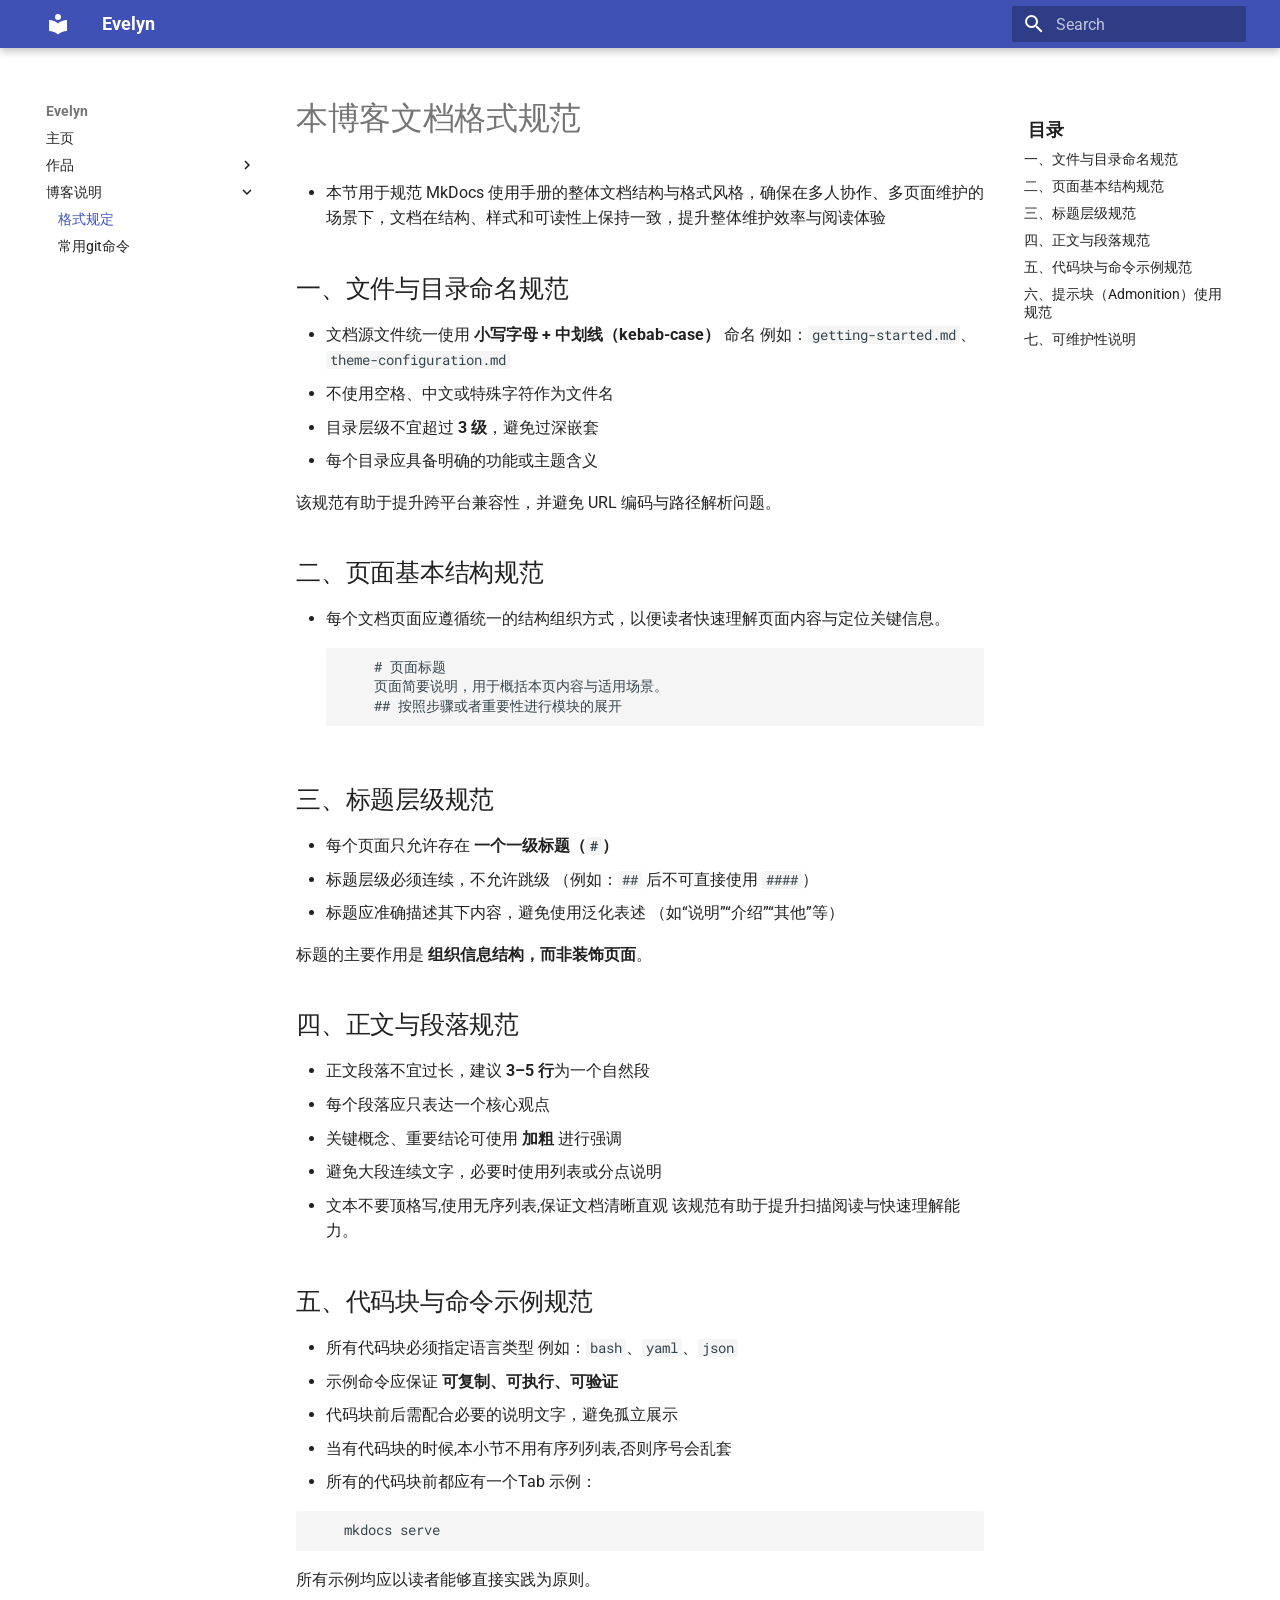
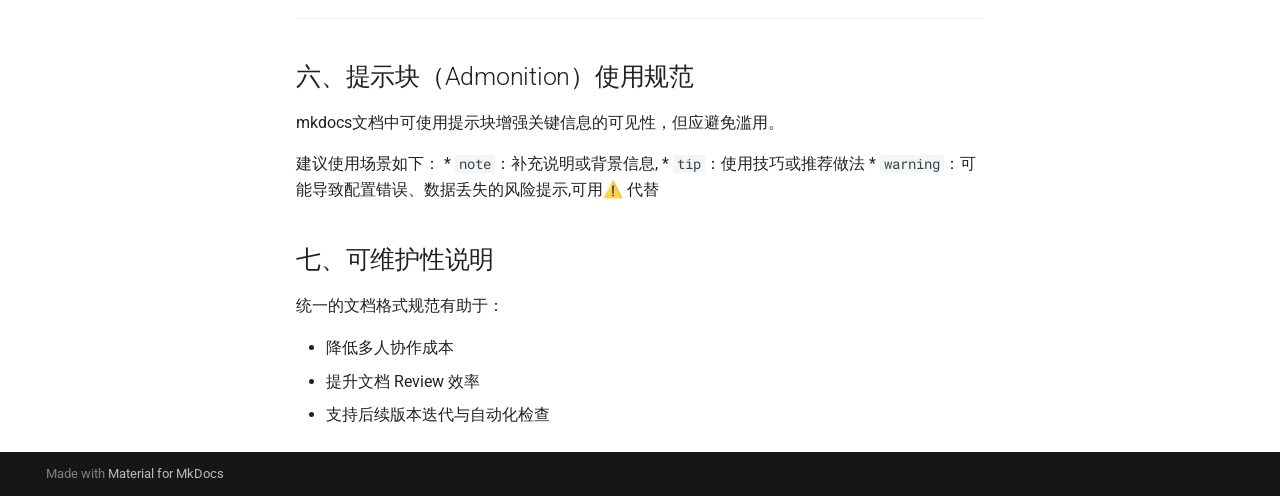
<file: about/rules/index.html>
<!doctype html>
<html lang="en" class="no-js">
  <head>
    
      <meta charset="utf-8">
      <meta name="viewport" content="width=device-width,initial-scale=1">
      
      
      
      
        <link rel="prev" href="../../portfolio/material/introduce/">
      
      
        <link rel="next" href="../git-command/">
      
      
        
      
      
      <link rel="icon" href="../../assets/images/favicon.png">
      <meta name="generator" content="mkdocs-1.6.1, mkdocs-material-9.7.1">
    
    
      
        <title>格式规定 - Evelyn</title>
      
    
    
      <link rel="stylesheet" href="../../assets/stylesheets/main.484c7ddc.min.css">
      
      


    
    
      
    
    
      
        
        
        <link rel="preconnect" href="https://fonts.gstatic.com" crossorigin>
        <link rel="stylesheet" href="https://fonts.googleapis.com/css?family=Roboto:300,300i,400,400i,700,700i%7CRoboto+Mono:400,400i,700,700i&display=fallback">
        <style>:root{--md-text-font:"Roboto";--md-code-font:"Roboto Mono"}</style>
      
    
    
      <link rel="stylesheet" href="../../css/extra.css">
    
    <script>__md_scope=new URL("../..",location),__md_hash=e=>[...e].reduce(((e,_)=>(e<<5)-e+_.charCodeAt(0)),0),__md_get=(e,_=localStorage,t=__md_scope)=>JSON.parse(_.getItem(t.pathname+"."+e)),__md_set=(e,_,t=localStorage,a=__md_scope)=>{try{t.setItem(a.pathname+"."+e,JSON.stringify(_))}catch(e){}}</script>
    
      

    
    
  </head>
  
  
    <body dir="ltr">
  
    
    <input class="md-toggle" data-md-toggle="drawer" type="checkbox" id="__drawer" autocomplete="off">
    <input class="md-toggle" data-md-toggle="search" type="checkbox" id="__search" autocomplete="off">
    <label class="md-overlay" for="__drawer"></label>
    <div data-md-component="skip">
      
        
        <a href="#_1" class="md-skip">
          Skip to content
        </a>
      
    </div>
    <div data-md-component="announce">
      
    </div>
    
    
      

  

<header class="md-header md-header--shadow" data-md-component="header">
  <nav class="md-header__inner md-grid" aria-label="Header">
    <a href="../.." title="Evelyn" class="md-header__button md-logo" aria-label="Evelyn" data-md-component="logo">
      
  
  <svg xmlns="http://www.w3.org/2000/svg" viewBox="0 0 24 24"><path d="M12 8a3 3 0 0 0 3-3 3 3 0 0 0-3-3 3 3 0 0 0-3 3 3 3 0 0 0 3 3m0 3.54C9.64 9.35 6.5 8 3 8v11c3.5 0 6.64 1.35 9 3.54 2.36-2.19 5.5-3.54 9-3.54V8c-3.5 0-6.64 1.35-9 3.54"/></svg>

    </a>
    <label class="md-header__button md-icon" for="__drawer">
      
      <svg xmlns="http://www.w3.org/2000/svg" viewBox="0 0 24 24"><path d="M3 6h18v2H3zm0 5h18v2H3zm0 5h18v2H3z"/></svg>
    </label>
    <div class="md-header__title" data-md-component="header-title">
      <div class="md-header__ellipsis">
        <div class="md-header__topic">
          <span class="md-ellipsis">
            Evelyn
          </span>
        </div>
        <div class="md-header__topic" data-md-component="header-topic">
          <span class="md-ellipsis">
            
              格式规定
            
          </span>
        </div>
      </div>
    </div>
    
    
      <script>var palette=__md_get("__palette");if(palette&&palette.color){if("(prefers-color-scheme)"===palette.color.media){var media=matchMedia("(prefers-color-scheme: light)"),input=document.querySelector(media.matches?"[data-md-color-media='(prefers-color-scheme: light)']":"[data-md-color-media='(prefers-color-scheme: dark)']");palette.color.media=input.getAttribute("data-md-color-media"),palette.color.scheme=input.getAttribute("data-md-color-scheme"),palette.color.primary=input.getAttribute("data-md-color-primary"),palette.color.accent=input.getAttribute("data-md-color-accent")}for(var[key,value]of Object.entries(palette.color))document.body.setAttribute("data-md-color-"+key,value)}</script>
    
    
    
      
      
        <label class="md-header__button md-icon" for="__search">
          
          <svg xmlns="http://www.w3.org/2000/svg" viewBox="0 0 24 24"><path d="M9.5 3A6.5 6.5 0 0 1 16 9.5c0 1.61-.59 3.09-1.56 4.23l.27.27h.79l5 5-1.5 1.5-5-5v-.79l-.27-.27A6.52 6.52 0 0 1 9.5 16 6.5 6.5 0 0 1 3 9.5 6.5 6.5 0 0 1 9.5 3m0 2C7 5 5 7 5 9.5S7 14 9.5 14 14 12 14 9.5 12 5 9.5 5"/></svg>
        </label>
        <div class="md-search" data-md-component="search" role="dialog">
  <label class="md-search__overlay" for="__search"></label>
  <div class="md-search__inner" role="search">
    <form class="md-search__form" name="search">
      <input type="text" class="md-search__input" name="query" aria-label="Search" placeholder="Search" autocapitalize="off" autocorrect="off" autocomplete="off" spellcheck="false" data-md-component="search-query" required>
      <label class="md-search__icon md-icon" for="__search">
        
        <svg xmlns="http://www.w3.org/2000/svg" viewBox="0 0 24 24"><path d="M9.5 3A6.5 6.5 0 0 1 16 9.5c0 1.61-.59 3.09-1.56 4.23l.27.27h.79l5 5-1.5 1.5-5-5v-.79l-.27-.27A6.52 6.52 0 0 1 9.5 16 6.5 6.5 0 0 1 3 9.5 6.5 6.5 0 0 1 9.5 3m0 2C7 5 5 7 5 9.5S7 14 9.5 14 14 12 14 9.5 12 5 9.5 5"/></svg>
        
        <svg xmlns="http://www.w3.org/2000/svg" viewBox="0 0 24 24"><path d="M20 11v2H8l5.5 5.5-1.42 1.42L4.16 12l7.92-7.92L13.5 5.5 8 11z"/></svg>
      </label>
      <nav class="md-search__options" aria-label="Search">
        
        <button type="reset" class="md-search__icon md-icon" title="Clear" aria-label="Clear" tabindex="-1">
          
          <svg xmlns="http://www.w3.org/2000/svg" viewBox="0 0 24 24"><path d="M19 6.41 17.59 5 12 10.59 6.41 5 5 6.41 10.59 12 5 17.59 6.41 19 12 13.41 17.59 19 19 17.59 13.41 12z"/></svg>
        </button>
      </nav>
      
    </form>
    <div class="md-search__output">
      <div class="md-search__scrollwrap" tabindex="0" data-md-scrollfix>
        <div class="md-search-result" data-md-component="search-result">
          <div class="md-search-result__meta">
            Initializing search
          </div>
          <ol class="md-search-result__list" role="presentation"></ol>
        </div>
      </div>
    </div>
  </div>
</div>
      
    
    
  </nav>
  
</header>
    
    <div class="md-container" data-md-component="container">
      
      
        
          
        
      
      <main class="md-main" data-md-component="main">
        <div class="md-main__inner md-grid">
          
            
              
              <div class="md-sidebar md-sidebar--primary" data-md-component="sidebar" data-md-type="navigation" >
                <div class="md-sidebar__scrollwrap">
                  <div class="md-sidebar__inner">
                    



<nav class="md-nav md-nav--primary" aria-label="Navigation" data-md-level="0">
  <label class="md-nav__title" for="__drawer">
    <a href="../.." title="Evelyn" class="md-nav__button md-logo" aria-label="Evelyn" data-md-component="logo">
      
  
  <svg xmlns="http://www.w3.org/2000/svg" viewBox="0 0 24 24"><path d="M12 8a3 3 0 0 0 3-3 3 3 0 0 0-3-3 3 3 0 0 0-3 3 3 3 0 0 0 3 3m0 3.54C9.64 9.35 6.5 8 3 8v11c3.5 0 6.64 1.35 9 3.54 2.36-2.19 5.5-3.54 9-3.54V8c-3.5 0-6.64 1.35-9 3.54"/></svg>

    </a>
    Evelyn
  </label>
  
  <ul class="md-nav__list" data-md-scrollfix>
    
      
      
  
  
  
  
    <li class="md-nav__item">
      <a href="../.." class="md-nav__link">
        
  
  
  <span class="md-ellipsis">
    
  
    主页
  

    
  </span>
  
  

      </a>
    </li>
  

    
      
      
  
  
  
  
    
    
    
    
    
    <li class="md-nav__item md-nav__item--nested">
      
        
        
        <input class="md-nav__toggle md-toggle " type="checkbox" id="__nav_2" >
        
          
          <label class="md-nav__link" for="__nav_2" id="__nav_2_label" tabindex="0">
            
  
  
  <span class="md-ellipsis">
    
  
    作品
  

    
  </span>
  
  

            <span class="md-nav__icon md-icon"></span>
          </label>
        
        <nav class="md-nav" data-md-level="1" aria-labelledby="__nav_2_label" aria-expanded="false">
          <label class="md-nav__title" for="__nav_2">
            <span class="md-nav__icon md-icon"></span>
            
  
    作品
  

          </label>
          <ul class="md-nav__list" data-md-scrollfix>
            
              
                
  
  
  
  
    
    
    
    
    
    <li class="md-nav__item md-nav__item--nested">
      
        
        
        <input class="md-nav__toggle md-toggle " type="checkbox" id="__nav_2_1" >
        
          
          <label class="md-nav__link" for="__nav_2_1" id="__nav_2_1_label" tabindex="0">
            
  
  
  <span class="md-ellipsis">
    
  
    MkDocs用户指南
  

    
  </span>
  
  

            <span class="md-nav__icon md-icon"></span>
          </label>
        
        <nav class="md-nav" data-md-level="2" aria-labelledby="__nav_2_1_label" aria-expanded="false">
          <label class="md-nav__title" for="__nav_2_1">
            <span class="md-nav__icon md-icon"></span>
            
  
    MkDocs用户指南
  

          </label>
          <ul class="md-nav__list" data-md-scrollfix>
            
              
                
  
  
  
  
    <li class="md-nav__item">
      <a href="../../portfolio/mkdocs/introduce/" class="md-nav__link">
        
  
  
  <span class="md-ellipsis">
    
  
    概览
  

    
  </span>
  
  

      </a>
    </li>
  

              
            
              
                
  
  
  
  
    <li class="md-nav__item">
      <a href="../../portfolio/mkdocs/quich-start/" class="md-nav__link">
        
  
  
  <span class="md-ellipsis">
    
  
    快速开始
  

    
  </span>
  
  

      </a>
    </li>
  

              
            
              
                
  
  
  
  
    <li class="md-nav__item">
      <a href="../../portfolio/mkdocs/concepts/" class="md-nav__link">
        
  
  
  <span class="md-ellipsis">
    
  
    核心概念
  

    
  </span>
  
  

      </a>
    </li>
  

              
            
              
                
  
  
  
  
    <li class="md-nav__item">
      <a href="../../portfolio/mkdocs/how-to-guide/" class="md-nav__link">
        
  
  
  <span class="md-ellipsis">
    
  
    操作指南
  

    
  </span>
  
  

      </a>
    </li>
  

              
            
              
                
  
  
  
  
    <li class="md-nav__item">
      <a href="../../portfolio/mkdocs/advance-usage/" class="md-nav__link">
        
  
  
  <span class="md-ellipsis">
    
  
    高级用法
  

    
  </span>
  
  

      </a>
    </li>
  

              
            
              
                
  
  
  
  
    <li class="md-nav__item">
      <a href="../../portfolio/mkdocs/troubleshooting/" class="md-nav__link">
        
  
  
  <span class="md-ellipsis">
    
  
    常见问题与故障排查
  

    
  </span>
  
  

      </a>
    </li>
  

              
            
          </ul>
        </nav>
      
    </li>
  

              
            
              
                
  
  
  
  
    <li class="md-nav__item">
      <a href="../../portfolio/material/introduce/" class="md-nav__link">
        
  
  
  <span class="md-ellipsis">
    
  
    material主题用户指南
  

    
  </span>
  
  

      </a>
    </li>
  

              
            
          </ul>
        </nav>
      
    </li>
  

    
      
      
  
  
    
  
  
  
    
    
    
    
    
    <li class="md-nav__item md-nav__item--active md-nav__item--nested">
      
        
        
        <input class="md-nav__toggle md-toggle " type="checkbox" id="__nav_3" checked>
        
          
          <label class="md-nav__link" for="__nav_3" id="__nav_3_label" tabindex="0">
            
  
  
  <span class="md-ellipsis">
    
  
    博客说明
  

    
  </span>
  
  

            <span class="md-nav__icon md-icon"></span>
          </label>
        
        <nav class="md-nav" data-md-level="1" aria-labelledby="__nav_3_label" aria-expanded="true">
          <label class="md-nav__title" for="__nav_3">
            <span class="md-nav__icon md-icon"></span>
            
  
    博客说明
  

          </label>
          <ul class="md-nav__list" data-md-scrollfix>
            
              
                
  
  
    
  
  
  
    <li class="md-nav__item md-nav__item--active">
      
      <input class="md-nav__toggle md-toggle" type="checkbox" id="__toc">
      
      
        
      
      
        <label class="md-nav__link md-nav__link--active" for="__toc">
          
  
  
  <span class="md-ellipsis">
    
  
    格式规定
  

    
  </span>
  
  

          <span class="md-nav__icon md-icon"></span>
        </label>
      
      <a href="./" class="md-nav__link md-nav__link--active">
        
  
  
  <span class="md-ellipsis">
    
  
    格式规定
  

    
  </span>
  
  

      </a>
      
        

<nav class="md-nav md-nav--secondary" aria-label="Table of contents">
  
  
  
    
  
  
    <label class="md-nav__title" for="__toc">
      <span class="md-nav__icon md-icon"></span>
      Table of contents
    </label>
    <ul class="md-nav__list" data-md-component="toc" data-md-scrollfix>
      
        <li class="md-nav__item">
  <a href="#_2" class="md-nav__link">
    <span class="md-ellipsis">
      
        一、文件与目录命名规范
      
    </span>
  </a>
  
</li>
      
        <li class="md-nav__item">
  <a href="#_3" class="md-nav__link">
    <span class="md-ellipsis">
      
        二、页面基本结构规范
      
    </span>
  </a>
  
</li>
      
        <li class="md-nav__item">
  <a href="#_4" class="md-nav__link">
    <span class="md-ellipsis">
      
        三、标题层级规范
      
    </span>
  </a>
  
</li>
      
        <li class="md-nav__item">
  <a href="#_5" class="md-nav__link">
    <span class="md-ellipsis">
      
        四、正文与段落规范
      
    </span>
  </a>
  
</li>
      
        <li class="md-nav__item">
  <a href="#_6" class="md-nav__link">
    <span class="md-ellipsis">
      
        五、代码块与命令示例规范
      
    </span>
  </a>
  
</li>
      
        <li class="md-nav__item">
  <a href="#admonition" class="md-nav__link">
    <span class="md-ellipsis">
      
        六、提示块（Admonition）使用规范
      
    </span>
  </a>
  
</li>
      
        <li class="md-nav__item">
  <a href="#_7" class="md-nav__link">
    <span class="md-ellipsis">
      
        七、可维护性说明
      
    </span>
  </a>
  
</li>
      
    </ul>
  
</nav>
      
    </li>
  

              
            
              
                
  
  
  
  
    <li class="md-nav__item">
      <a href="../git-command/" class="md-nav__link">
        
  
  
  <span class="md-ellipsis">
    
  
    常用git命令
  

    
  </span>
  
  

      </a>
    </li>
  

              
            
          </ul>
        </nav>
      
    </li>
  

    
  </ul>
</nav>
                  </div>
                </div>
              </div>
            
            
              
              <div class="md-sidebar md-sidebar--secondary" data-md-component="sidebar" data-md-type="toc" >
                <div class="md-sidebar__scrollwrap">
                  <div class="md-sidebar__inner">
                    

<nav class="md-nav md-nav--secondary" aria-label="Table of contents">
  
  
  
    
  
  
    <label class="md-nav__title" for="__toc">
      <span class="md-nav__icon md-icon"></span>
      Table of contents
    </label>
    <ul class="md-nav__list" data-md-component="toc" data-md-scrollfix>
      
        <li class="md-nav__item">
  <a href="#_2" class="md-nav__link">
    <span class="md-ellipsis">
      
        一、文件与目录命名规范
      
    </span>
  </a>
  
</li>
      
        <li class="md-nav__item">
  <a href="#_3" class="md-nav__link">
    <span class="md-ellipsis">
      
        二、页面基本结构规范
      
    </span>
  </a>
  
</li>
      
        <li class="md-nav__item">
  <a href="#_4" class="md-nav__link">
    <span class="md-ellipsis">
      
        三、标题层级规范
      
    </span>
  </a>
  
</li>
      
        <li class="md-nav__item">
  <a href="#_5" class="md-nav__link">
    <span class="md-ellipsis">
      
        四、正文与段落规范
      
    </span>
  </a>
  
</li>
      
        <li class="md-nav__item">
  <a href="#_6" class="md-nav__link">
    <span class="md-ellipsis">
      
        五、代码块与命令示例规范
      
    </span>
  </a>
  
</li>
      
        <li class="md-nav__item">
  <a href="#admonition" class="md-nav__link">
    <span class="md-ellipsis">
      
        六、提示块（Admonition）使用规范
      
    </span>
  </a>
  
</li>
      
        <li class="md-nav__item">
  <a href="#_7" class="md-nav__link">
    <span class="md-ellipsis">
      
        七、可维护性说明
      
    </span>
  </a>
  
</li>
      
    </ul>
  
</nav>
                  </div>
                </div>
              </div>
            
          
          
            <div class="md-content" data-md-component="content">
              
              <article class="md-content__inner md-typeset">
                
                  



<h1 id="_1">本博客文档格式规范</h1>
<ul>
<li>本节用于规范 MkDocs 使用手册的整体文档结构与格式风格，确保在多人协作、多页面维护的场景下，文档在结构、样式和可读性上保持一致，提升整体维护效率与阅读体验</li>
</ul>
<h2 id="_2">一、文件与目录命名规范</h2>
<ul>
<li>文档源文件统一使用 <strong>小写字母 + 中划线（kebab-case）</strong> 命名
  例如：<code>getting-started.md</code>、<code>theme-configuration.md</code></li>
<li>不使用空格、中文或特殊字符作为文件名</li>
<li>目录层级不宜超过 <strong>3 级</strong>，避免过深嵌套</li>
<li>每个目录应具备明确的功能或主题含义</li>
</ul>
<p>该规范有助于提升跨平台兼容性，并避免 URL 编码与路径解析问题。</p>
<h2 id="_3">二、页面基本结构规范</h2>
<ul>
<li>每个文档页面应遵循统一的结构组织方式，以便读者快速理解页面内容与定位关键信息。
<div class="highlight"><pre><span></span><code>    # 页面标题
    页面简要说明，用于概括本页内容与适用场景。
    ## 按照步骤或者重要性进行模块的展开
</code></pre></div></li>
</ul>
<h2 id="_4">三、标题层级规范</h2>
<ul>
<li>每个页面只允许存在 <strong>一个一级标题（<code>#</code>）</strong></li>
<li>标题层级必须连续，不允许跳级
  （例如：<code>##</code> 后不可直接使用 <code>####</code>）</li>
<li>标题应准确描述其下内容，避免使用泛化表述
  （如“说明”“介绍”“其他”等）</li>
</ul>
<p>标题的主要作用是 <strong>组织信息结构，而非装饰页面</strong>。</p>
<h2 id="_5">四、正文与段落规范</h2>
<ul>
<li>正文段落不宜过长，建议 <strong>3–5 行</strong>为一个自然段</li>
<li>每个段落应只表达一个核心观点</li>
<li>关键概念、重要结论可使用 <strong>加粗</strong> 进行强调</li>
<li>避免大段连续文字，必要时使用列表或分点说明</li>
<li>文本不要顶格写,使用无序列表,保证文档清晰直观
该规范有助于提升扫描阅读与快速理解能力。</li>
</ul>
<h2 id="_6">五、代码块与命令示例规范</h2>
<ul>
<li>所有代码块必须指定语言类型
  例如：<code>bash</code>、<code>yaml</code>、<code>json</code></li>
<li>示例命令应保证 <strong>可复制、可执行、可验证</strong></li>
<li>代码块前后需配合必要的说明文字，避免孤立展示</li>
<li>当有代码块的时候,本小节不用有序列列表,否则序号会乱套</li>
<li>所有的代码块前都应有一个Tab
示例：</li>
</ul>
<p><div class="highlight"><pre><span></span><code><span class="w">    </span>mkdocs<span class="w"> </span>serve
</code></pre></div>
所有示例均应以读者能够直接实践为原则。</p>
<hr />
<h2 id="admonition">六、提示块（Admonition）使用规范</h2>
<p>mkdocs文档中可使用提示块增强关键信息的可见性，但应避免滥用。</p>
<p>建议使用场景如下：
* <code>note</code>：补充说明或背景信息,
* <code>tip</code>：使用技巧或推荐做法
* <code>warning</code>：可能导致配置错误、数据丢失的风险提示,可用⚠️ 代替</p>
<h2 id="_7">七、可维护性说明</h2>
<p>统一的文档格式规范有助于：</p>
<ul>
<li>降低多人协作成本</li>
<li>提升文档 Review 效率</li>
<li>支持后续版本迭代与自动化检查</li>
</ul>












                
              </article>
            </div>
          
          
<script>var target=document.getElementById(location.hash.slice(1));target&&target.name&&(target.checked=target.name.startsWith("__tabbed_"))</script>
        </div>
        
      </main>
      
        <footer class="md-footer">
  
  <div class="md-footer-meta md-typeset">
    <div class="md-footer-meta__inner md-grid">
      <div class="md-copyright">
  
  
    Made with
    <a href="https://squidfunk.github.io/mkdocs-material/" target="_blank" rel="noopener">
      Material for MkDocs
    </a>
  
</div>
      
    </div>
  </div>
</footer>
      
    </div>
    <div class="md-dialog" data-md-component="dialog">
      <div class="md-dialog__inner md-typeset"></div>
    </div>
    
    
    
      
      
      <script id="__config" type="application/json">{"annotate": null, "base": "../..", "features": [], "search": "../../assets/javascripts/workers/search.2c215733.min.js", "tags": null, "translations": {"clipboard.copied": "Copied to clipboard", "clipboard.copy": "Copy to clipboard", "search.result.more.one": "1 more on this page", "search.result.more.other": "# more on this page", "search.result.none": "No matching documents", "search.result.one": "1 matching document", "search.result.other": "# matching documents", "search.result.placeholder": "Type to start searching", "search.result.term.missing": "Missing", "select.version": "Select version"}, "version": null}</script>
    
    
      <script src="../../assets/javascripts/bundle.79ae519e.min.js"></script>
      
    
  </body>
</html>
</file>
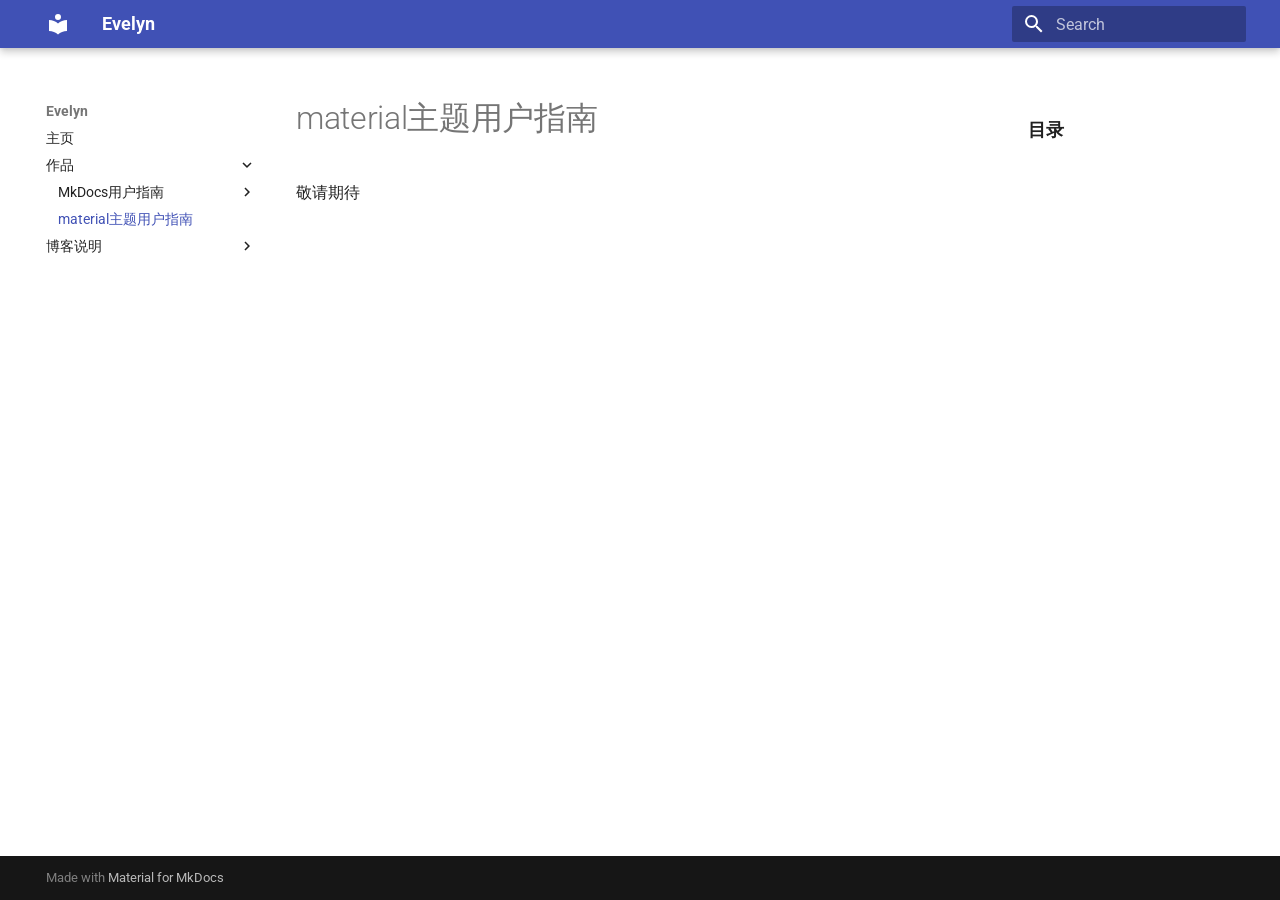
<file: portfolio/material/introduce/index.html>
<!doctype html>
<html lang="en" class="no-js">
  <head>
    
      <meta charset="utf-8">
      <meta name="viewport" content="width=device-width,initial-scale=1">
      
      
      
      
        <link rel="prev" href="../../mkdocs/troubleshooting/">
      
      
        <link rel="next" href="../../../about/rules/">
      
      
        
      
      
      <link rel="icon" href="../../../assets/images/favicon.png">
      <meta name="generator" content="mkdocs-1.6.1, mkdocs-material-9.7.1">
    
    
      
        <title>material主题用户指南 - Evelyn</title>
      
    
    
      <link rel="stylesheet" href="../../../assets/stylesheets/main.484c7ddc.min.css">
      
      


    
    
      
    
    
      
        
        
        <link rel="preconnect" href="https://fonts.gstatic.com" crossorigin>
        <link rel="stylesheet" href="https://fonts.googleapis.com/css?family=Roboto:300,300i,400,400i,700,700i%7CRoboto+Mono:400,400i,700,700i&display=fallback">
        <style>:root{--md-text-font:"Roboto";--md-code-font:"Roboto Mono"}</style>
      
    
    
      <link rel="stylesheet" href="../../../css/extra.css">
    
    <script>__md_scope=new URL("../../..",location),__md_hash=e=>[...e].reduce(((e,_)=>(e<<5)-e+_.charCodeAt(0)),0),__md_get=(e,_=localStorage,t=__md_scope)=>JSON.parse(_.getItem(t.pathname+"."+e)),__md_set=(e,_,t=localStorage,a=__md_scope)=>{try{t.setItem(a.pathname+"."+e,JSON.stringify(_))}catch(e){}}</script>
    
      

    
    
  </head>
  
  
    <body dir="ltr">
  
    
    <input class="md-toggle" data-md-toggle="drawer" type="checkbox" id="__drawer" autocomplete="off">
    <input class="md-toggle" data-md-toggle="search" type="checkbox" id="__search" autocomplete="off">
    <label class="md-overlay" for="__drawer"></label>
    <div data-md-component="skip">
      
    </div>
    <div data-md-component="announce">
      
    </div>
    
    
      

  

<header class="md-header md-header--shadow" data-md-component="header">
  <nav class="md-header__inner md-grid" aria-label="Header">
    <a href="../../.." title="Evelyn" class="md-header__button md-logo" aria-label="Evelyn" data-md-component="logo">
      
  
  <svg xmlns="http://www.w3.org/2000/svg" viewBox="0 0 24 24"><path d="M12 8a3 3 0 0 0 3-3 3 3 0 0 0-3-3 3 3 0 0 0-3 3 3 3 0 0 0 3 3m0 3.54C9.64 9.35 6.5 8 3 8v11c3.5 0 6.64 1.35 9 3.54 2.36-2.19 5.5-3.54 9-3.54V8c-3.5 0-6.64 1.35-9 3.54"/></svg>

    </a>
    <label class="md-header__button md-icon" for="__drawer">
      
      <svg xmlns="http://www.w3.org/2000/svg" viewBox="0 0 24 24"><path d="M3 6h18v2H3zm0 5h18v2H3zm0 5h18v2H3z"/></svg>
    </label>
    <div class="md-header__title" data-md-component="header-title">
      <div class="md-header__ellipsis">
        <div class="md-header__topic">
          <span class="md-ellipsis">
            Evelyn
          </span>
        </div>
        <div class="md-header__topic" data-md-component="header-topic">
          <span class="md-ellipsis">
            
              material主题用户指南
            
          </span>
        </div>
      </div>
    </div>
    
    
      <script>var palette=__md_get("__palette");if(palette&&palette.color){if("(prefers-color-scheme)"===palette.color.media){var media=matchMedia("(prefers-color-scheme: light)"),input=document.querySelector(media.matches?"[data-md-color-media='(prefers-color-scheme: light)']":"[data-md-color-media='(prefers-color-scheme: dark)']");palette.color.media=input.getAttribute("data-md-color-media"),palette.color.scheme=input.getAttribute("data-md-color-scheme"),palette.color.primary=input.getAttribute("data-md-color-primary"),palette.color.accent=input.getAttribute("data-md-color-accent")}for(var[key,value]of Object.entries(palette.color))document.body.setAttribute("data-md-color-"+key,value)}</script>
    
    
    
      
      
        <label class="md-header__button md-icon" for="__search">
          
          <svg xmlns="http://www.w3.org/2000/svg" viewBox="0 0 24 24"><path d="M9.5 3A6.5 6.5 0 0 1 16 9.5c0 1.61-.59 3.09-1.56 4.23l.27.27h.79l5 5-1.5 1.5-5-5v-.79l-.27-.27A6.52 6.52 0 0 1 9.5 16 6.5 6.5 0 0 1 3 9.5 6.5 6.5 0 0 1 9.5 3m0 2C7 5 5 7 5 9.5S7 14 9.5 14 14 12 14 9.5 12 5 9.5 5"/></svg>
        </label>
        <div class="md-search" data-md-component="search" role="dialog">
  <label class="md-search__overlay" for="__search"></label>
  <div class="md-search__inner" role="search">
    <form class="md-search__form" name="search">
      <input type="text" class="md-search__input" name="query" aria-label="Search" placeholder="Search" autocapitalize="off" autocorrect="off" autocomplete="off" spellcheck="false" data-md-component="search-query" required>
      <label class="md-search__icon md-icon" for="__search">
        
        <svg xmlns="http://www.w3.org/2000/svg" viewBox="0 0 24 24"><path d="M9.5 3A6.5 6.5 0 0 1 16 9.5c0 1.61-.59 3.09-1.56 4.23l.27.27h.79l5 5-1.5 1.5-5-5v-.79l-.27-.27A6.52 6.52 0 0 1 9.5 16 6.5 6.5 0 0 1 3 9.5 6.5 6.5 0 0 1 9.5 3m0 2C7 5 5 7 5 9.5S7 14 9.5 14 14 12 14 9.5 12 5 9.5 5"/></svg>
        
        <svg xmlns="http://www.w3.org/2000/svg" viewBox="0 0 24 24"><path d="M20 11v2H8l5.5 5.5-1.42 1.42L4.16 12l7.92-7.92L13.5 5.5 8 11z"/></svg>
      </label>
      <nav class="md-search__options" aria-label="Search">
        
        <button type="reset" class="md-search__icon md-icon" title="Clear" aria-label="Clear" tabindex="-1">
          
          <svg xmlns="http://www.w3.org/2000/svg" viewBox="0 0 24 24"><path d="M19 6.41 17.59 5 12 10.59 6.41 5 5 6.41 10.59 12 5 17.59 6.41 19 12 13.41 17.59 19 19 17.59 13.41 12z"/></svg>
        </button>
      </nav>
      
    </form>
    <div class="md-search__output">
      <div class="md-search__scrollwrap" tabindex="0" data-md-scrollfix>
        <div class="md-search-result" data-md-component="search-result">
          <div class="md-search-result__meta">
            Initializing search
          </div>
          <ol class="md-search-result__list" role="presentation"></ol>
        </div>
      </div>
    </div>
  </div>
</div>
      
    
    
  </nav>
  
</header>
    
    <div class="md-container" data-md-component="container">
      
      
        
          
        
      
      <main class="md-main" data-md-component="main">
        <div class="md-main__inner md-grid">
          
            
              
              <div class="md-sidebar md-sidebar--primary" data-md-component="sidebar" data-md-type="navigation" >
                <div class="md-sidebar__scrollwrap">
                  <div class="md-sidebar__inner">
                    



<nav class="md-nav md-nav--primary" aria-label="Navigation" data-md-level="0">
  <label class="md-nav__title" for="__drawer">
    <a href="../../.." title="Evelyn" class="md-nav__button md-logo" aria-label="Evelyn" data-md-component="logo">
      
  
  <svg xmlns="http://www.w3.org/2000/svg" viewBox="0 0 24 24"><path d="M12 8a3 3 0 0 0 3-3 3 3 0 0 0-3-3 3 3 0 0 0-3 3 3 3 0 0 0 3 3m0 3.54C9.64 9.35 6.5 8 3 8v11c3.5 0 6.64 1.35 9 3.54 2.36-2.19 5.5-3.54 9-3.54V8c-3.5 0-6.64 1.35-9 3.54"/></svg>

    </a>
    Evelyn
  </label>
  
  <ul class="md-nav__list" data-md-scrollfix>
    
      
      
  
  
  
  
    <li class="md-nav__item">
      <a href="../../.." class="md-nav__link">
        
  
  
  <span class="md-ellipsis">
    
  
    主页
  

    
  </span>
  
  

      </a>
    </li>
  

    
      
      
  
  
    
  
  
  
    
    
    
    
    
    <li class="md-nav__item md-nav__item--active md-nav__item--nested">
      
        
        
        <input class="md-nav__toggle md-toggle " type="checkbox" id="__nav_2" checked>
        
          
          <label class="md-nav__link" for="__nav_2" id="__nav_2_label" tabindex="0">
            
  
  
  <span class="md-ellipsis">
    
  
    作品
  

    
  </span>
  
  

            <span class="md-nav__icon md-icon"></span>
          </label>
        
        <nav class="md-nav" data-md-level="1" aria-labelledby="__nav_2_label" aria-expanded="true">
          <label class="md-nav__title" for="__nav_2">
            <span class="md-nav__icon md-icon"></span>
            
  
    作品
  

          </label>
          <ul class="md-nav__list" data-md-scrollfix>
            
              
                
  
  
  
  
    
    
    
    
    
    <li class="md-nav__item md-nav__item--nested">
      
        
        
        <input class="md-nav__toggle md-toggle " type="checkbox" id="__nav_2_1" >
        
          
          <label class="md-nav__link" for="__nav_2_1" id="__nav_2_1_label" tabindex="0">
            
  
  
  <span class="md-ellipsis">
    
  
    MkDocs用户指南
  

    
  </span>
  
  

            <span class="md-nav__icon md-icon"></span>
          </label>
        
        <nav class="md-nav" data-md-level="2" aria-labelledby="__nav_2_1_label" aria-expanded="false">
          <label class="md-nav__title" for="__nav_2_1">
            <span class="md-nav__icon md-icon"></span>
            
  
    MkDocs用户指南
  

          </label>
          <ul class="md-nav__list" data-md-scrollfix>
            
              
                
  
  
  
  
    <li class="md-nav__item">
      <a href="../../mkdocs/introduce/" class="md-nav__link">
        
  
  
  <span class="md-ellipsis">
    
  
    概览
  

    
  </span>
  
  

      </a>
    </li>
  

              
            
              
                
  
  
  
  
    <li class="md-nav__item">
      <a href="../../mkdocs/quich-start/" class="md-nav__link">
        
  
  
  <span class="md-ellipsis">
    
  
    快速开始
  

    
  </span>
  
  

      </a>
    </li>
  

              
            
              
                
  
  
  
  
    <li class="md-nav__item">
      <a href="../../mkdocs/concepts/" class="md-nav__link">
        
  
  
  <span class="md-ellipsis">
    
  
    核心概念
  

    
  </span>
  
  

      </a>
    </li>
  

              
            
              
                
  
  
  
  
    <li class="md-nav__item">
      <a href="../../mkdocs/how-to-guide/" class="md-nav__link">
        
  
  
  <span class="md-ellipsis">
    
  
    操作指南
  

    
  </span>
  
  

      </a>
    </li>
  

              
            
              
                
  
  
  
  
    <li class="md-nav__item">
      <a href="../../mkdocs/advance-usage/" class="md-nav__link">
        
  
  
  <span class="md-ellipsis">
    
  
    高级用法
  

    
  </span>
  
  

      </a>
    </li>
  

              
            
              
                
  
  
  
  
    <li class="md-nav__item">
      <a href="../../mkdocs/troubleshooting/" class="md-nav__link">
        
  
  
  <span class="md-ellipsis">
    
  
    常见问题与故障排查
  

    
  </span>
  
  

      </a>
    </li>
  

              
            
          </ul>
        </nav>
      
    </li>
  

              
            
              
                
  
  
    
  
  
  
    <li class="md-nav__item md-nav__item--active">
      
      <input class="md-nav__toggle md-toggle" type="checkbox" id="__toc">
      
      
      
      <a href="./" class="md-nav__link md-nav__link--active">
        
  
  
  <span class="md-ellipsis">
    
  
    material主题用户指南
  

    
  </span>
  
  

      </a>
      
    </li>
  

              
            
          </ul>
        </nav>
      
    </li>
  

    
      
      
  
  
  
  
    
    
    
    
    
    <li class="md-nav__item md-nav__item--nested">
      
        
        
        <input class="md-nav__toggle md-toggle " type="checkbox" id="__nav_3" >
        
          
          <label class="md-nav__link" for="__nav_3" id="__nav_3_label" tabindex="0">
            
  
  
  <span class="md-ellipsis">
    
  
    博客说明
  

    
  </span>
  
  

            <span class="md-nav__icon md-icon"></span>
          </label>
        
        <nav class="md-nav" data-md-level="1" aria-labelledby="__nav_3_label" aria-expanded="false">
          <label class="md-nav__title" for="__nav_3">
            <span class="md-nav__icon md-icon"></span>
            
  
    博客说明
  

          </label>
          <ul class="md-nav__list" data-md-scrollfix>
            
              
                
  
  
  
  
    <li class="md-nav__item">
      <a href="../../../about/rules/" class="md-nav__link">
        
  
  
  <span class="md-ellipsis">
    
  
    格式规定
  

    
  </span>
  
  

      </a>
    </li>
  

              
            
              
                
  
  
  
  
    <li class="md-nav__item">
      <a href="../../../about/git-command/" class="md-nav__link">
        
  
  
  <span class="md-ellipsis">
    
  
    常用git命令
  

    
  </span>
  
  

      </a>
    </li>
  

              
            
          </ul>
        </nav>
      
    </li>
  

    
  </ul>
</nav>
                  </div>
                </div>
              </div>
            
            
              
              <div class="md-sidebar md-sidebar--secondary" data-md-component="sidebar" data-md-type="toc" >
                <div class="md-sidebar__scrollwrap">
                  <div class="md-sidebar__inner">
                    

<nav class="md-nav md-nav--secondary" aria-label="Table of contents">
  
  
  
  
</nav>
                  </div>
                </div>
              </div>
            
          
          
            <div class="md-content" data-md-component="content">
              
              <article class="md-content__inner md-typeset">
                
                  



  <h1>material主题用户指南</h1>

<p>敬请期待</p>












                
              </article>
            </div>
          
          
<script>var target=document.getElementById(location.hash.slice(1));target&&target.name&&(target.checked=target.name.startsWith("__tabbed_"))</script>
        </div>
        
      </main>
      
        <footer class="md-footer">
  
  <div class="md-footer-meta md-typeset">
    <div class="md-footer-meta__inner md-grid">
      <div class="md-copyright">
  
  
    Made with
    <a href="https://squidfunk.github.io/mkdocs-material/" target="_blank" rel="noopener">
      Material for MkDocs
    </a>
  
</div>
      
    </div>
  </div>
</footer>
      
    </div>
    <div class="md-dialog" data-md-component="dialog">
      <div class="md-dialog__inner md-typeset"></div>
    </div>
    
    
    
      
      
      <script id="__config" type="application/json">{"annotate": null, "base": "../../..", "features": [], "search": "../../../assets/javascripts/workers/search.2c215733.min.js", "tags": null, "translations": {"clipboard.copied": "Copied to clipboard", "clipboard.copy": "Copy to clipboard", "search.result.more.one": "1 more on this page", "search.result.more.other": "# more on this page", "search.result.none": "No matching documents", "search.result.one": "1 matching document", "search.result.other": "# matching documents", "search.result.placeholder": "Type to start searching", "search.result.term.missing": "Missing", "select.version": "Select version"}, "version": null}</script>
    
    
      <script src="../../../assets/javascripts/bundle.79ae519e.min.js"></script>
      
    
  </body>
</html>
</file>
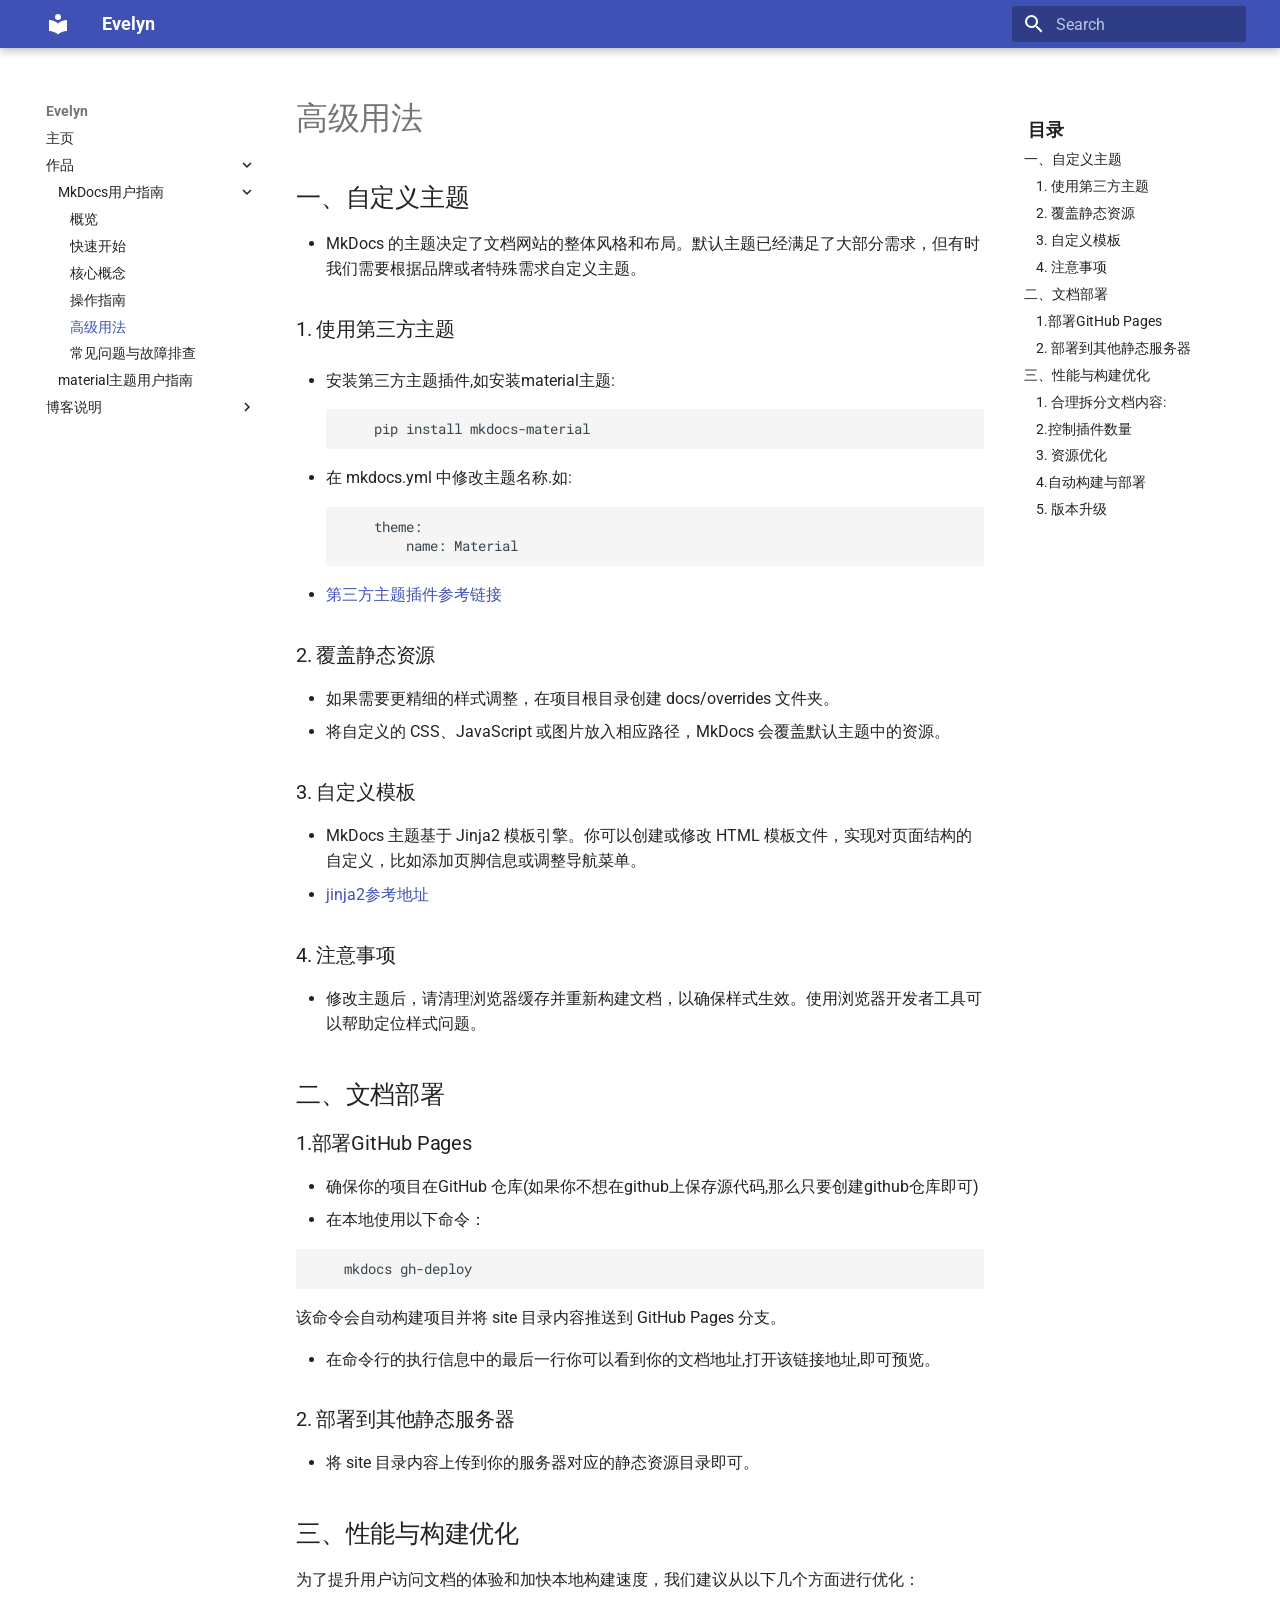
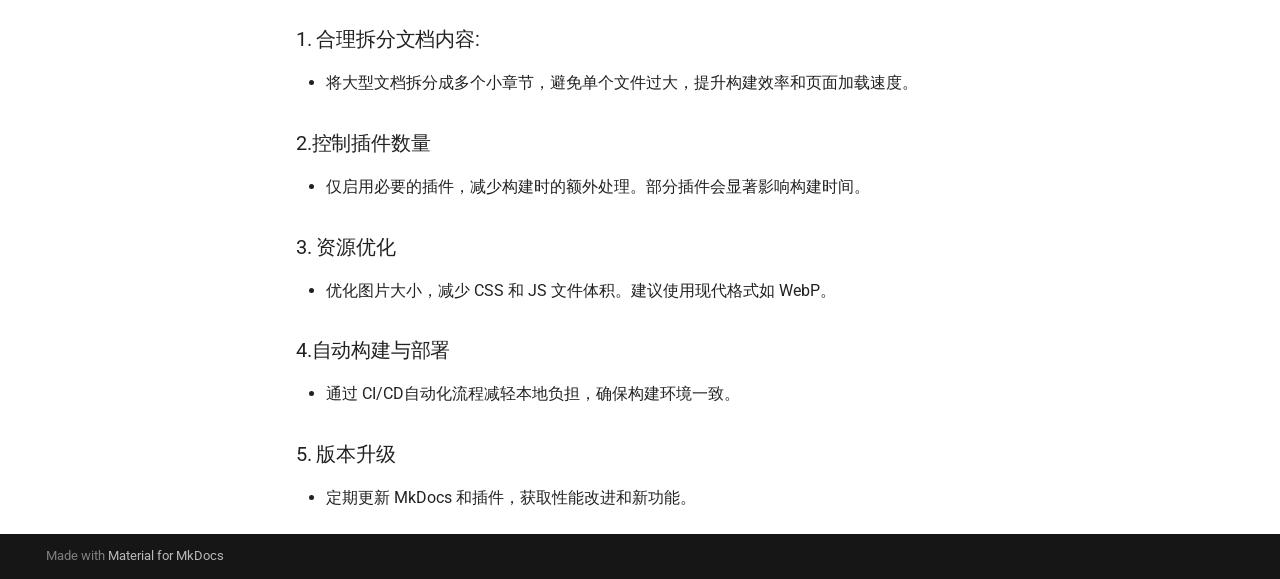
<file: portfolio/mkdocs/advance-usage/index.html>
<!doctype html>
<html lang="en" class="no-js">
  <head>
    
      <meta charset="utf-8">
      <meta name="viewport" content="width=device-width,initial-scale=1">
      
      
      
      
        <link rel="prev" href="../how-to-guide/">
      
      
        <link rel="next" href="../troubleshooting/">
      
      
        
      
      
      <link rel="icon" href="../../../assets/images/favicon.png">
      <meta name="generator" content="mkdocs-1.6.1, mkdocs-material-9.7.1">
    
    
      
        <title>高级用法 - Evelyn</title>
      
    
    
      <link rel="stylesheet" href="../../../assets/stylesheets/main.484c7ddc.min.css">
      
      


    
    
      
    
    
      
        
        
        <link rel="preconnect" href="https://fonts.gstatic.com" crossorigin>
        <link rel="stylesheet" href="https://fonts.googleapis.com/css?family=Roboto:300,300i,400,400i,700,700i%7CRoboto+Mono:400,400i,700,700i&display=fallback">
        <style>:root{--md-text-font:"Roboto";--md-code-font:"Roboto Mono"}</style>
      
    
    
      <link rel="stylesheet" href="../../../css/extra.css">
    
    <script>__md_scope=new URL("../../..",location),__md_hash=e=>[...e].reduce(((e,_)=>(e<<5)-e+_.charCodeAt(0)),0),__md_get=(e,_=localStorage,t=__md_scope)=>JSON.parse(_.getItem(t.pathname+"."+e)),__md_set=(e,_,t=localStorage,a=__md_scope)=>{try{t.setItem(a.pathname+"."+e,JSON.stringify(_))}catch(e){}}</script>
    
      

    
    
  </head>
  
  
    <body dir="ltr">
  
    
    <input class="md-toggle" data-md-toggle="drawer" type="checkbox" id="__drawer" autocomplete="off">
    <input class="md-toggle" data-md-toggle="search" type="checkbox" id="__search" autocomplete="off">
    <label class="md-overlay" for="__drawer"></label>
    <div data-md-component="skip">
      
        
        <a href="#_1" class="md-skip">
          Skip to content
        </a>
      
    </div>
    <div data-md-component="announce">
      
    </div>
    
    
      

  

<header class="md-header md-header--shadow" data-md-component="header">
  <nav class="md-header__inner md-grid" aria-label="Header">
    <a href="../../.." title="Evelyn" class="md-header__button md-logo" aria-label="Evelyn" data-md-component="logo">
      
  
  <svg xmlns="http://www.w3.org/2000/svg" viewBox="0 0 24 24"><path d="M12 8a3 3 0 0 0 3-3 3 3 0 0 0-3-3 3 3 0 0 0-3 3 3 3 0 0 0 3 3m0 3.54C9.64 9.35 6.5 8 3 8v11c3.5 0 6.64 1.35 9 3.54 2.36-2.19 5.5-3.54 9-3.54V8c-3.5 0-6.64 1.35-9 3.54"/></svg>

    </a>
    <label class="md-header__button md-icon" for="__drawer">
      
      <svg xmlns="http://www.w3.org/2000/svg" viewBox="0 0 24 24"><path d="M3 6h18v2H3zm0 5h18v2H3zm0 5h18v2H3z"/></svg>
    </label>
    <div class="md-header__title" data-md-component="header-title">
      <div class="md-header__ellipsis">
        <div class="md-header__topic">
          <span class="md-ellipsis">
            Evelyn
          </span>
        </div>
        <div class="md-header__topic" data-md-component="header-topic">
          <span class="md-ellipsis">
            
              高级用法
            
          </span>
        </div>
      </div>
    </div>
    
    
      <script>var palette=__md_get("__palette");if(palette&&palette.color){if("(prefers-color-scheme)"===palette.color.media){var media=matchMedia("(prefers-color-scheme: light)"),input=document.querySelector(media.matches?"[data-md-color-media='(prefers-color-scheme: light)']":"[data-md-color-media='(prefers-color-scheme: dark)']");palette.color.media=input.getAttribute("data-md-color-media"),palette.color.scheme=input.getAttribute("data-md-color-scheme"),palette.color.primary=input.getAttribute("data-md-color-primary"),palette.color.accent=input.getAttribute("data-md-color-accent")}for(var[key,value]of Object.entries(palette.color))document.body.setAttribute("data-md-color-"+key,value)}</script>
    
    
    
      
      
        <label class="md-header__button md-icon" for="__search">
          
          <svg xmlns="http://www.w3.org/2000/svg" viewBox="0 0 24 24"><path d="M9.5 3A6.5 6.5 0 0 1 16 9.5c0 1.61-.59 3.09-1.56 4.23l.27.27h.79l5 5-1.5 1.5-5-5v-.79l-.27-.27A6.52 6.52 0 0 1 9.5 16 6.5 6.5 0 0 1 3 9.5 6.5 6.5 0 0 1 9.5 3m0 2C7 5 5 7 5 9.5S7 14 9.5 14 14 12 14 9.5 12 5 9.5 5"/></svg>
        </label>
        <div class="md-search" data-md-component="search" role="dialog">
  <label class="md-search__overlay" for="__search"></label>
  <div class="md-search__inner" role="search">
    <form class="md-search__form" name="search">
      <input type="text" class="md-search__input" name="query" aria-label="Search" placeholder="Search" autocapitalize="off" autocorrect="off" autocomplete="off" spellcheck="false" data-md-component="search-query" required>
      <label class="md-search__icon md-icon" for="__search">
        
        <svg xmlns="http://www.w3.org/2000/svg" viewBox="0 0 24 24"><path d="M9.5 3A6.5 6.5 0 0 1 16 9.5c0 1.61-.59 3.09-1.56 4.23l.27.27h.79l5 5-1.5 1.5-5-5v-.79l-.27-.27A6.52 6.52 0 0 1 9.5 16 6.5 6.5 0 0 1 3 9.5 6.5 6.5 0 0 1 9.5 3m0 2C7 5 5 7 5 9.5S7 14 9.5 14 14 12 14 9.5 12 5 9.5 5"/></svg>
        
        <svg xmlns="http://www.w3.org/2000/svg" viewBox="0 0 24 24"><path d="M20 11v2H8l5.5 5.5-1.42 1.42L4.16 12l7.92-7.92L13.5 5.5 8 11z"/></svg>
      </label>
      <nav class="md-search__options" aria-label="Search">
        
        <button type="reset" class="md-search__icon md-icon" title="Clear" aria-label="Clear" tabindex="-1">
          
          <svg xmlns="http://www.w3.org/2000/svg" viewBox="0 0 24 24"><path d="M19 6.41 17.59 5 12 10.59 6.41 5 5 6.41 10.59 12 5 17.59 6.41 19 12 13.41 17.59 19 19 17.59 13.41 12z"/></svg>
        </button>
      </nav>
      
    </form>
    <div class="md-search__output">
      <div class="md-search__scrollwrap" tabindex="0" data-md-scrollfix>
        <div class="md-search-result" data-md-component="search-result">
          <div class="md-search-result__meta">
            Initializing search
          </div>
          <ol class="md-search-result__list" role="presentation"></ol>
        </div>
      </div>
    </div>
  </div>
</div>
      
    
    
  </nav>
  
</header>
    
    <div class="md-container" data-md-component="container">
      
      
        
          
        
      
      <main class="md-main" data-md-component="main">
        <div class="md-main__inner md-grid">
          
            
              
              <div class="md-sidebar md-sidebar--primary" data-md-component="sidebar" data-md-type="navigation" >
                <div class="md-sidebar__scrollwrap">
                  <div class="md-sidebar__inner">
                    



<nav class="md-nav md-nav--primary" aria-label="Navigation" data-md-level="0">
  <label class="md-nav__title" for="__drawer">
    <a href="../../.." title="Evelyn" class="md-nav__button md-logo" aria-label="Evelyn" data-md-component="logo">
      
  
  <svg xmlns="http://www.w3.org/2000/svg" viewBox="0 0 24 24"><path d="M12 8a3 3 0 0 0 3-3 3 3 0 0 0-3-3 3 3 0 0 0-3 3 3 3 0 0 0 3 3m0 3.54C9.64 9.35 6.5 8 3 8v11c3.5 0 6.64 1.35 9 3.54 2.36-2.19 5.5-3.54 9-3.54V8c-3.5 0-6.64 1.35-9 3.54"/></svg>

    </a>
    Evelyn
  </label>
  
  <ul class="md-nav__list" data-md-scrollfix>
    
      
      
  
  
  
  
    <li class="md-nav__item">
      <a href="../../.." class="md-nav__link">
        
  
  
  <span class="md-ellipsis">
    
  
    主页
  

    
  </span>
  
  

      </a>
    </li>
  

    
      
      
  
  
    
  
  
  
    
    
    
    
    
    <li class="md-nav__item md-nav__item--active md-nav__item--nested">
      
        
        
        <input class="md-nav__toggle md-toggle " type="checkbox" id="__nav_2" checked>
        
          
          <label class="md-nav__link" for="__nav_2" id="__nav_2_label" tabindex="0">
            
  
  
  <span class="md-ellipsis">
    
  
    作品
  

    
  </span>
  
  

            <span class="md-nav__icon md-icon"></span>
          </label>
        
        <nav class="md-nav" data-md-level="1" aria-labelledby="__nav_2_label" aria-expanded="true">
          <label class="md-nav__title" for="__nav_2">
            <span class="md-nav__icon md-icon"></span>
            
  
    作品
  

          </label>
          <ul class="md-nav__list" data-md-scrollfix>
            
              
                
  
  
    
  
  
  
    
    
    
    
    
    <li class="md-nav__item md-nav__item--active md-nav__item--nested">
      
        
        
        <input class="md-nav__toggle md-toggle " type="checkbox" id="__nav_2_1" checked>
        
          
          <label class="md-nav__link" for="__nav_2_1" id="__nav_2_1_label" tabindex="0">
            
  
  
  <span class="md-ellipsis">
    
  
    MkDocs用户指南
  

    
  </span>
  
  

            <span class="md-nav__icon md-icon"></span>
          </label>
        
        <nav class="md-nav" data-md-level="2" aria-labelledby="__nav_2_1_label" aria-expanded="true">
          <label class="md-nav__title" for="__nav_2_1">
            <span class="md-nav__icon md-icon"></span>
            
  
    MkDocs用户指南
  

          </label>
          <ul class="md-nav__list" data-md-scrollfix>
            
              
                
  
  
  
  
    <li class="md-nav__item">
      <a href="../introduce/" class="md-nav__link">
        
  
  
  <span class="md-ellipsis">
    
  
    概览
  

    
  </span>
  
  

      </a>
    </li>
  

              
            
              
                
  
  
  
  
    <li class="md-nav__item">
      <a href="../quich-start/" class="md-nav__link">
        
  
  
  <span class="md-ellipsis">
    
  
    快速开始
  

    
  </span>
  
  

      </a>
    </li>
  

              
            
              
                
  
  
  
  
    <li class="md-nav__item">
      <a href="../concepts/" class="md-nav__link">
        
  
  
  <span class="md-ellipsis">
    
  
    核心概念
  

    
  </span>
  
  

      </a>
    </li>
  

              
            
              
                
  
  
  
  
    <li class="md-nav__item">
      <a href="../how-to-guide/" class="md-nav__link">
        
  
  
  <span class="md-ellipsis">
    
  
    操作指南
  

    
  </span>
  
  

      </a>
    </li>
  

              
            
              
                
  
  
    
  
  
  
    <li class="md-nav__item md-nav__item--active">
      
      <input class="md-nav__toggle md-toggle" type="checkbox" id="__toc">
      
      
        
      
      
        <label class="md-nav__link md-nav__link--active" for="__toc">
          
  
  
  <span class="md-ellipsis">
    
  
    高级用法
  

    
  </span>
  
  

          <span class="md-nav__icon md-icon"></span>
        </label>
      
      <a href="./" class="md-nav__link md-nav__link--active">
        
  
  
  <span class="md-ellipsis">
    
  
    高级用法
  

    
  </span>
  
  

      </a>
      
        

<nav class="md-nav md-nav--secondary" aria-label="Table of contents">
  
  
  
    
  
  
    <label class="md-nav__title" for="__toc">
      <span class="md-nav__icon md-icon"></span>
      Table of contents
    </label>
    <ul class="md-nav__list" data-md-component="toc" data-md-scrollfix>
      
        <li class="md-nav__item">
  <a href="#_2" class="md-nav__link">
    <span class="md-ellipsis">
      
        一、自定义主题
      
    </span>
  </a>
  
    <nav class="md-nav" aria-label="一、自定义主题">
      <ul class="md-nav__list">
        
          <li class="md-nav__item">
  <a href="#1" class="md-nav__link">
    <span class="md-ellipsis">
      
        1. 使用第三方主题
      
    </span>
  </a>
  
</li>
        
          <li class="md-nav__item">
  <a href="#2" class="md-nav__link">
    <span class="md-ellipsis">
      
        2. 覆盖静态资源
      
    </span>
  </a>
  
</li>
        
          <li class="md-nav__item">
  <a href="#3" class="md-nav__link">
    <span class="md-ellipsis">
      
        3. 自定义模板
      
    </span>
  </a>
  
</li>
        
          <li class="md-nav__item">
  <a href="#4" class="md-nav__link">
    <span class="md-ellipsis">
      
        4. 注意事项
      
    </span>
  </a>
  
</li>
        
      </ul>
    </nav>
  
</li>
      
        <li class="md-nav__item">
  <a href="#_3" class="md-nav__link">
    <span class="md-ellipsis">
      
        二、文档部署
      
    </span>
  </a>
  
    <nav class="md-nav" aria-label="二、文档部署">
      <ul class="md-nav__list">
        
          <li class="md-nav__item">
  <a href="#1github-pages" class="md-nav__link">
    <span class="md-ellipsis">
      
        1.部署GitHub Pages
      
    </span>
  </a>
  
</li>
        
          <li class="md-nav__item">
  <a href="#2_1" class="md-nav__link">
    <span class="md-ellipsis">
      
        2. 部署到其他静态服务器
      
    </span>
  </a>
  
</li>
        
      </ul>
    </nav>
  
</li>
      
        <li class="md-nav__item">
  <a href="#_4" class="md-nav__link">
    <span class="md-ellipsis">
      
        三、性能与构建优化
      
    </span>
  </a>
  
    <nav class="md-nav" aria-label="三、性能与构建优化">
      <ul class="md-nav__list">
        
          <li class="md-nav__item">
  <a href="#1_1" class="md-nav__link">
    <span class="md-ellipsis">
      
        1. 合理拆分文档内容:
      
    </span>
  </a>
  
</li>
        
          <li class="md-nav__item">
  <a href="#2_2" class="md-nav__link">
    <span class="md-ellipsis">
      
        2.控制插件数量
      
    </span>
  </a>
  
</li>
        
          <li class="md-nav__item">
  <a href="#3_1" class="md-nav__link">
    <span class="md-ellipsis">
      
        3. 资源优化
      
    </span>
  </a>
  
</li>
        
          <li class="md-nav__item">
  <a href="#4_1" class="md-nav__link">
    <span class="md-ellipsis">
      
        4.自动构建与部署
      
    </span>
  </a>
  
</li>
        
          <li class="md-nav__item">
  <a href="#5" class="md-nav__link">
    <span class="md-ellipsis">
      
        5. 版本升级
      
    </span>
  </a>
  
</li>
        
      </ul>
    </nav>
  
</li>
      
    </ul>
  
</nav>
      
    </li>
  

              
            
              
                
  
  
  
  
    <li class="md-nav__item">
      <a href="../troubleshooting/" class="md-nav__link">
        
  
  
  <span class="md-ellipsis">
    
  
    常见问题与故障排查
  

    
  </span>
  
  

      </a>
    </li>
  

              
            
          </ul>
        </nav>
      
    </li>
  

              
            
              
                
  
  
  
  
    <li class="md-nav__item">
      <a href="../../material/introduce/" class="md-nav__link">
        
  
  
  <span class="md-ellipsis">
    
  
    material主题用户指南
  

    
  </span>
  
  

      </a>
    </li>
  

              
            
          </ul>
        </nav>
      
    </li>
  

    
      
      
  
  
  
  
    
    
    
    
    
    <li class="md-nav__item md-nav__item--nested">
      
        
        
        <input class="md-nav__toggle md-toggle " type="checkbox" id="__nav_3" >
        
          
          <label class="md-nav__link" for="__nav_3" id="__nav_3_label" tabindex="0">
            
  
  
  <span class="md-ellipsis">
    
  
    博客说明
  

    
  </span>
  
  

            <span class="md-nav__icon md-icon"></span>
          </label>
        
        <nav class="md-nav" data-md-level="1" aria-labelledby="__nav_3_label" aria-expanded="false">
          <label class="md-nav__title" for="__nav_3">
            <span class="md-nav__icon md-icon"></span>
            
  
    博客说明
  

          </label>
          <ul class="md-nav__list" data-md-scrollfix>
            
              
                
  
  
  
  
    <li class="md-nav__item">
      <a href="../../../about/rules/" class="md-nav__link">
        
  
  
  <span class="md-ellipsis">
    
  
    格式规定
  

    
  </span>
  
  

      </a>
    </li>
  

              
            
              
                
  
  
  
  
    <li class="md-nav__item">
      <a href="../../../about/git-command/" class="md-nav__link">
        
  
  
  <span class="md-ellipsis">
    
  
    常用git命令
  

    
  </span>
  
  

      </a>
    </li>
  

              
            
          </ul>
        </nav>
      
    </li>
  

    
  </ul>
</nav>
                  </div>
                </div>
              </div>
            
            
              
              <div class="md-sidebar md-sidebar--secondary" data-md-component="sidebar" data-md-type="toc" >
                <div class="md-sidebar__scrollwrap">
                  <div class="md-sidebar__inner">
                    

<nav class="md-nav md-nav--secondary" aria-label="Table of contents">
  
  
  
    
  
  
    <label class="md-nav__title" for="__toc">
      <span class="md-nav__icon md-icon"></span>
      Table of contents
    </label>
    <ul class="md-nav__list" data-md-component="toc" data-md-scrollfix>
      
        <li class="md-nav__item">
  <a href="#_2" class="md-nav__link">
    <span class="md-ellipsis">
      
        一、自定义主题
      
    </span>
  </a>
  
    <nav class="md-nav" aria-label="一、自定义主题">
      <ul class="md-nav__list">
        
          <li class="md-nav__item">
  <a href="#1" class="md-nav__link">
    <span class="md-ellipsis">
      
        1. 使用第三方主题
      
    </span>
  </a>
  
</li>
        
          <li class="md-nav__item">
  <a href="#2" class="md-nav__link">
    <span class="md-ellipsis">
      
        2. 覆盖静态资源
      
    </span>
  </a>
  
</li>
        
          <li class="md-nav__item">
  <a href="#3" class="md-nav__link">
    <span class="md-ellipsis">
      
        3. 自定义模板
      
    </span>
  </a>
  
</li>
        
          <li class="md-nav__item">
  <a href="#4" class="md-nav__link">
    <span class="md-ellipsis">
      
        4. 注意事项
      
    </span>
  </a>
  
</li>
        
      </ul>
    </nav>
  
</li>
      
        <li class="md-nav__item">
  <a href="#_3" class="md-nav__link">
    <span class="md-ellipsis">
      
        二、文档部署
      
    </span>
  </a>
  
    <nav class="md-nav" aria-label="二、文档部署">
      <ul class="md-nav__list">
        
          <li class="md-nav__item">
  <a href="#1github-pages" class="md-nav__link">
    <span class="md-ellipsis">
      
        1.部署GitHub Pages
      
    </span>
  </a>
  
</li>
        
          <li class="md-nav__item">
  <a href="#2_1" class="md-nav__link">
    <span class="md-ellipsis">
      
        2. 部署到其他静态服务器
      
    </span>
  </a>
  
</li>
        
      </ul>
    </nav>
  
</li>
      
        <li class="md-nav__item">
  <a href="#_4" class="md-nav__link">
    <span class="md-ellipsis">
      
        三、性能与构建优化
      
    </span>
  </a>
  
    <nav class="md-nav" aria-label="三、性能与构建优化">
      <ul class="md-nav__list">
        
          <li class="md-nav__item">
  <a href="#1_1" class="md-nav__link">
    <span class="md-ellipsis">
      
        1. 合理拆分文档内容:
      
    </span>
  </a>
  
</li>
        
          <li class="md-nav__item">
  <a href="#2_2" class="md-nav__link">
    <span class="md-ellipsis">
      
        2.控制插件数量
      
    </span>
  </a>
  
</li>
        
          <li class="md-nav__item">
  <a href="#3_1" class="md-nav__link">
    <span class="md-ellipsis">
      
        3. 资源优化
      
    </span>
  </a>
  
</li>
        
          <li class="md-nav__item">
  <a href="#4_1" class="md-nav__link">
    <span class="md-ellipsis">
      
        4.自动构建与部署
      
    </span>
  </a>
  
</li>
        
          <li class="md-nav__item">
  <a href="#5" class="md-nav__link">
    <span class="md-ellipsis">
      
        5. 版本升级
      
    </span>
  </a>
  
</li>
        
      </ul>
    </nav>
  
</li>
      
    </ul>
  
</nav>
                  </div>
                </div>
              </div>
            
          
          
            <div class="md-content" data-md-component="content">
              
              <article class="md-content__inner md-typeset">
                
                  



<h1 id="_1">高级用法</h1>
<h2 id="_2">一、自定义主题</h2>
<ul>
<li>MkDocs 的主题决定了文档网站的整体风格和布局。默认主题已经满足了大部分需求，但有时我们需要根据品牌或者特殊需求自定义主题。</li>
</ul>
<h3 id="1">1. 使用第三方主题</h3>
<ul>
<li>
<p>安装第三方主题插件,如安装material主题:
<div class="highlight"><pre><span></span><code><span class="w">    </span>pip<span class="w"> </span>install<span class="w"> </span>mkdocs-material
</code></pre></div></p>
</li>
<li>
<p>在 mkdocs.yml 中修改主题名称.如:
<div class="highlight"><pre><span></span><code>    theme:
        name: Material
</code></pre></div></p>
</li>
<li><a href="https://github.com/mkdocs/mkdocs/wiki/MkDocs-Themes">第三方主题插件参考链接</a></li>
</ul>
<h3 id="2">2. 覆盖静态资源</h3>
<ul>
<li>如果需要更精细的样式调整，在项目根目录创建 docs/overrides 文件夹。</li>
<li>将自定义的 CSS、JavaScript 或图片放入相应路径，MkDocs 会覆盖默认主题中的资源。</li>
</ul>
<h3 id="3">3. 自定义模板</h3>
<ul>
<li>MkDocs 主题基于 Jinja2 模板引擎。你可以创建或修改 HTML 模板文件，实现对页面结构的自定义，比如添加页脚信息或调整导航菜单。</li>
<li><a href="https://pypi.org/project/Jinja2/">jinja2参考地址</a></li>
</ul>
<h3 id="4">4. 注意事项</h3>
<ul>
<li>修改主题后，请清理浏览器缓存并重新构建文档，以确保样式生效。使用浏览器开发者工具可以帮助定位样式问题。</li>
</ul>
<h2 id="_3">二、文档部署</h2>
<h3 id="1github-pages">1.部署GitHub Pages</h3>
<ul>
<li>确保你的项目在GitHub 仓库(如果你不想在github上保存源代码,那么只要创建github仓库即可)</li>
<li>在本地使用以下命令：</li>
</ul>
<p><div class="highlight"><pre><span></span><code><span class="w">    </span>mkdocs<span class="w"> </span>gh-deploy
</code></pre></div>
该命令会自动构建项目并将 site 目录内容推送到 GitHub Pages 分支。</p>
<ul>
<li>在命令行的执行信息中的最后一行你可以看到你的文档地址,打开该链接地址,即可预览。</li>
</ul>
<h3 id="2_1">2. 部署到其他静态服务器</h3>
<ul>
<li>将 site 目录内容上传到你的服务器对应的静态资源目录即可。</li>
</ul>
<h2 id="_4">三、性能与构建优化</h2>
<p>为了提升用户访问文档的体验和加快本地构建速度，我们建议从以下几个方面进行优化：</p>
<h3 id="1_1">1. 合理拆分文档内容:</h3>
<ul>
<li>将大型文档拆分成多个小章节，避免单个文件过大，提升构建效率和页面加载速度。</li>
</ul>
<h3 id="2_2">2.控制插件数量</h3>
<ul>
<li>仅启用必要的插件，减少构建时的额外处理。部分插件会显著影响构建时间。</li>
</ul>
<h3 id="3_1">3. 资源优化</h3>
<ul>
<li>优化图片大小，减少 CSS 和 JS 文件体积。建议使用现代格式如 WebP。</li>
</ul>
<h3 id="4_1">4.自动构建与部署</h3>
<ul>
<li>通过 CI/CD自动化流程减轻本地负担，确保构建环境一致。</li>
</ul>
<h3 id="5">5. 版本升级</h3>
<ul>
<li>定期更新 MkDocs 和插件，获取性能改进和新功能。</li>
</ul>












                
              </article>
            </div>
          
          
<script>var target=document.getElementById(location.hash.slice(1));target&&target.name&&(target.checked=target.name.startsWith("__tabbed_"))</script>
        </div>
        
      </main>
      
        <footer class="md-footer">
  
  <div class="md-footer-meta md-typeset">
    <div class="md-footer-meta__inner md-grid">
      <div class="md-copyright">
  
  
    Made with
    <a href="https://squidfunk.github.io/mkdocs-material/" target="_blank" rel="noopener">
      Material for MkDocs
    </a>
  
</div>
      
    </div>
  </div>
</footer>
      
    </div>
    <div class="md-dialog" data-md-component="dialog">
      <div class="md-dialog__inner md-typeset"></div>
    </div>
    
    
    
      
      
      <script id="__config" type="application/json">{"annotate": null, "base": "../../..", "features": [], "search": "../../../assets/javascripts/workers/search.2c215733.min.js", "tags": null, "translations": {"clipboard.copied": "Copied to clipboard", "clipboard.copy": "Copy to clipboard", "search.result.more.one": "1 more on this page", "search.result.more.other": "# more on this page", "search.result.none": "No matching documents", "search.result.one": "1 matching document", "search.result.other": "# matching documents", "search.result.placeholder": "Type to start searching", "search.result.term.missing": "Missing", "select.version": "Select version"}, "version": null}</script>
    
    
      <script src="../../../assets/javascripts/bundle.79ae519e.min.js"></script>
      
    
  </body>
</html>
</file>
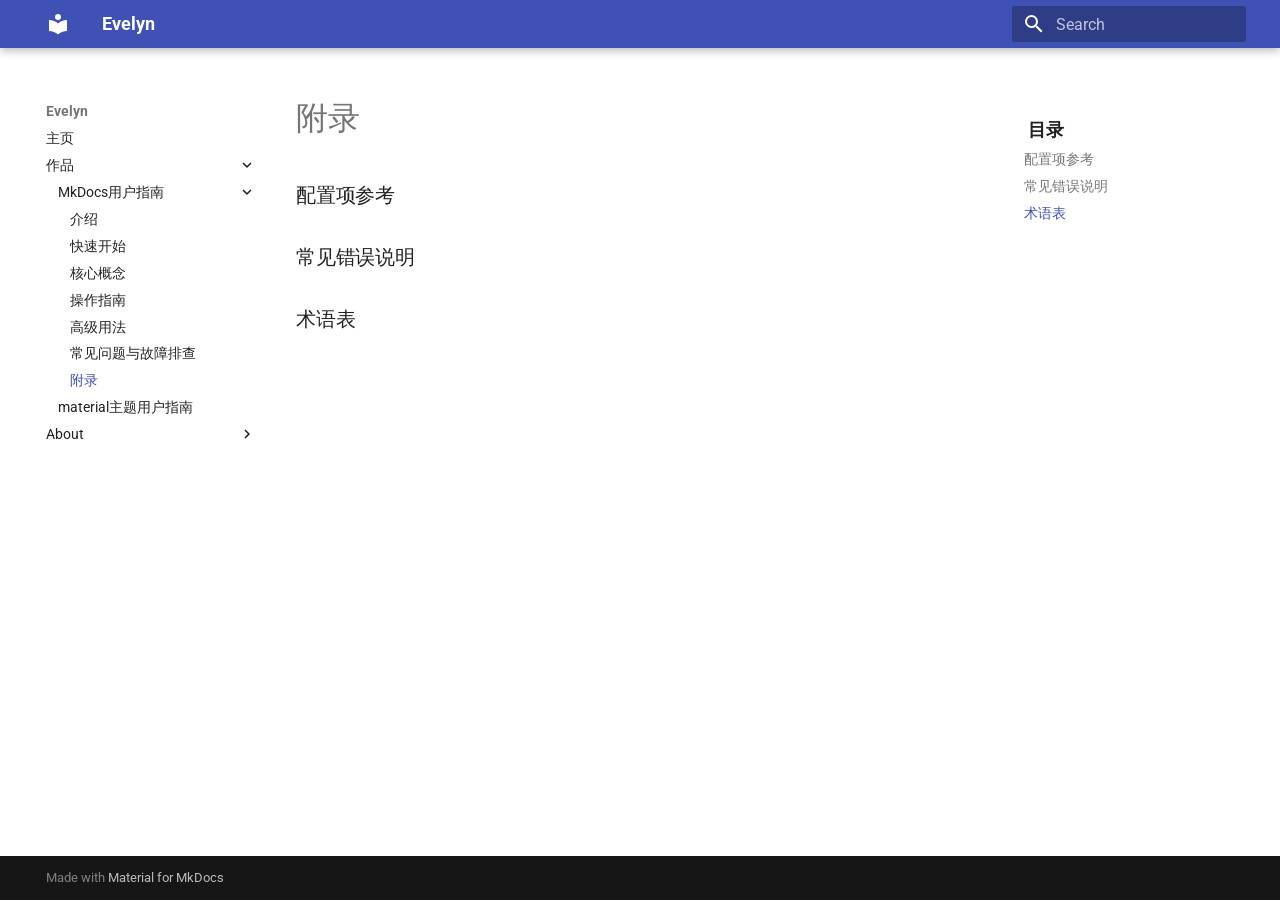
<file: portfolio/mkdocs/appendix/index.html>
<!doctype html>
<html lang="en" class="no-js">
  <head>
    
      <meta charset="utf-8">
      <meta name="viewport" content="width=device-width,initial-scale=1">
      
      
      
      
        <link rel="prev" href="../troubleshooting/">
      
      
        <link rel="next" href="../../material/introduce/">
      
      
        
      
      
      <link rel="icon" href="../../../assets/images/favicon.png">
      <meta name="generator" content="mkdocs-1.6.1, mkdocs-material-9.7.1">
    
    
      
        <title>附录 - Evelyn</title>
      
    
    
      <link rel="stylesheet" href="../../../assets/stylesheets/main.484c7ddc.min.css">
      
      


    
    
      
    
    
      
        
        
        <link rel="preconnect" href="https://fonts.gstatic.com" crossorigin>
        <link rel="stylesheet" href="https://fonts.googleapis.com/css?family=Roboto:300,300i,400,400i,700,700i%7CRoboto+Mono:400,400i,700,700i&display=fallback">
        <style>:root{--md-text-font:"Roboto";--md-code-font:"Roboto Mono"}</style>
      
    
    
      <link rel="stylesheet" href="../../../css/extra.css">
    
    <script>__md_scope=new URL("../../..",location),__md_hash=e=>[...e].reduce(((e,_)=>(e<<5)-e+_.charCodeAt(0)),0),__md_get=(e,_=localStorage,t=__md_scope)=>JSON.parse(_.getItem(t.pathname+"."+e)),__md_set=(e,_,t=localStorage,a=__md_scope)=>{try{t.setItem(a.pathname+"."+e,JSON.stringify(_))}catch(e){}}</script>
    
      

    
    
  </head>
  
  
    <body dir="ltr">
  
    
    <input class="md-toggle" data-md-toggle="drawer" type="checkbox" id="__drawer" autocomplete="off">
    <input class="md-toggle" data-md-toggle="search" type="checkbox" id="__search" autocomplete="off">
    <label class="md-overlay" for="__drawer"></label>
    <div data-md-component="skip">
      
        
        <a href="#_1" class="md-skip">
          Skip to content
        </a>
      
    </div>
    <div data-md-component="announce">
      
    </div>
    
    
      

  

<header class="md-header md-header--shadow" data-md-component="header">
  <nav class="md-header__inner md-grid" aria-label="Header">
    <a href="../../.." title="Evelyn" class="md-header__button md-logo" aria-label="Evelyn" data-md-component="logo">
      
  
  <svg xmlns="http://www.w3.org/2000/svg" viewBox="0 0 24 24"><path d="M12 8a3 3 0 0 0 3-3 3 3 0 0 0-3-3 3 3 0 0 0-3 3 3 3 0 0 0 3 3m0 3.54C9.64 9.35 6.5 8 3 8v11c3.5 0 6.64 1.35 9 3.54 2.36-2.19 5.5-3.54 9-3.54V8c-3.5 0-6.64 1.35-9 3.54"/></svg>

    </a>
    <label class="md-header__button md-icon" for="__drawer">
      
      <svg xmlns="http://www.w3.org/2000/svg" viewBox="0 0 24 24"><path d="M3 6h18v2H3zm0 5h18v2H3zm0 5h18v2H3z"/></svg>
    </label>
    <div class="md-header__title" data-md-component="header-title">
      <div class="md-header__ellipsis">
        <div class="md-header__topic">
          <span class="md-ellipsis">
            Evelyn
          </span>
        </div>
        <div class="md-header__topic" data-md-component="header-topic">
          <span class="md-ellipsis">
            
              附录
            
          </span>
        </div>
      </div>
    </div>
    
    
      <script>var palette=__md_get("__palette");if(palette&&palette.color){if("(prefers-color-scheme)"===palette.color.media){var media=matchMedia("(prefers-color-scheme: light)"),input=document.querySelector(media.matches?"[data-md-color-media='(prefers-color-scheme: light)']":"[data-md-color-media='(prefers-color-scheme: dark)']");palette.color.media=input.getAttribute("data-md-color-media"),palette.color.scheme=input.getAttribute("data-md-color-scheme"),palette.color.primary=input.getAttribute("data-md-color-primary"),palette.color.accent=input.getAttribute("data-md-color-accent")}for(var[key,value]of Object.entries(palette.color))document.body.setAttribute("data-md-color-"+key,value)}</script>
    
    
    
      
      
        <label class="md-header__button md-icon" for="__search">
          
          <svg xmlns="http://www.w3.org/2000/svg" viewBox="0 0 24 24"><path d="M9.5 3A6.5 6.5 0 0 1 16 9.5c0 1.61-.59 3.09-1.56 4.23l.27.27h.79l5 5-1.5 1.5-5-5v-.79l-.27-.27A6.52 6.52 0 0 1 9.5 16 6.5 6.5 0 0 1 3 9.5 6.5 6.5 0 0 1 9.5 3m0 2C7 5 5 7 5 9.5S7 14 9.5 14 14 12 14 9.5 12 5 9.5 5"/></svg>
        </label>
        <div class="md-search" data-md-component="search" role="dialog">
  <label class="md-search__overlay" for="__search"></label>
  <div class="md-search__inner" role="search">
    <form class="md-search__form" name="search">
      <input type="text" class="md-search__input" name="query" aria-label="Search" placeholder="Search" autocapitalize="off" autocorrect="off" autocomplete="off" spellcheck="false" data-md-component="search-query" required>
      <label class="md-search__icon md-icon" for="__search">
        
        <svg xmlns="http://www.w3.org/2000/svg" viewBox="0 0 24 24"><path d="M9.5 3A6.5 6.5 0 0 1 16 9.5c0 1.61-.59 3.09-1.56 4.23l.27.27h.79l5 5-1.5 1.5-5-5v-.79l-.27-.27A6.52 6.52 0 0 1 9.5 16 6.5 6.5 0 0 1 3 9.5 6.5 6.5 0 0 1 9.5 3m0 2C7 5 5 7 5 9.5S7 14 9.5 14 14 12 14 9.5 12 5 9.5 5"/></svg>
        
        <svg xmlns="http://www.w3.org/2000/svg" viewBox="0 0 24 24"><path d="M20 11v2H8l5.5 5.5-1.42 1.42L4.16 12l7.92-7.92L13.5 5.5 8 11z"/></svg>
      </label>
      <nav class="md-search__options" aria-label="Search">
        
        <button type="reset" class="md-search__icon md-icon" title="Clear" aria-label="Clear" tabindex="-1">
          
          <svg xmlns="http://www.w3.org/2000/svg" viewBox="0 0 24 24"><path d="M19 6.41 17.59 5 12 10.59 6.41 5 5 6.41 10.59 12 5 17.59 6.41 19 12 13.41 17.59 19 19 17.59 13.41 12z"/></svg>
        </button>
      </nav>
      
    </form>
    <div class="md-search__output">
      <div class="md-search__scrollwrap" tabindex="0" data-md-scrollfix>
        <div class="md-search-result" data-md-component="search-result">
          <div class="md-search-result__meta">
            Initializing search
          </div>
          <ol class="md-search-result__list" role="presentation"></ol>
        </div>
      </div>
    </div>
  </div>
</div>
      
    
    
  </nav>
  
</header>
    
    <div class="md-container" data-md-component="container">
      
      
        
          
        
      
      <main class="md-main" data-md-component="main">
        <div class="md-main__inner md-grid">
          
            
              
              <div class="md-sidebar md-sidebar--primary" data-md-component="sidebar" data-md-type="navigation" >
                <div class="md-sidebar__scrollwrap">
                  <div class="md-sidebar__inner">
                    



<nav class="md-nav md-nav--primary" aria-label="Navigation" data-md-level="0">
  <label class="md-nav__title" for="__drawer">
    <a href="../../.." title="Evelyn" class="md-nav__button md-logo" aria-label="Evelyn" data-md-component="logo">
      
  
  <svg xmlns="http://www.w3.org/2000/svg" viewBox="0 0 24 24"><path d="M12 8a3 3 0 0 0 3-3 3 3 0 0 0-3-3 3 3 0 0 0-3 3 3 3 0 0 0 3 3m0 3.54C9.64 9.35 6.5 8 3 8v11c3.5 0 6.64 1.35 9 3.54 2.36-2.19 5.5-3.54 9-3.54V8c-3.5 0-6.64 1.35-9 3.54"/></svg>

    </a>
    Evelyn
  </label>
  
  <ul class="md-nav__list" data-md-scrollfix>
    
      
      
  
  
  
  
    <li class="md-nav__item">
      <a href="../../.." class="md-nav__link">
        
  
  
  <span class="md-ellipsis">
    
  
    主页
  

    
  </span>
  
  

      </a>
    </li>
  

    
      
      
  
  
    
  
  
  
    
    
    
    
    
    <li class="md-nav__item md-nav__item--active md-nav__item--nested">
      
        
        
        <input class="md-nav__toggle md-toggle " type="checkbox" id="__nav_2" checked>
        
          
          <label class="md-nav__link" for="__nav_2" id="__nav_2_label" tabindex="0">
            
  
  
  <span class="md-ellipsis">
    
  
    作品
  

    
  </span>
  
  

            <span class="md-nav__icon md-icon"></span>
          </label>
        
        <nav class="md-nav" data-md-level="1" aria-labelledby="__nav_2_label" aria-expanded="true">
          <label class="md-nav__title" for="__nav_2">
            <span class="md-nav__icon md-icon"></span>
            
  
    作品
  

          </label>
          <ul class="md-nav__list" data-md-scrollfix>
            
              
                
  
  
    
  
  
  
    
    
    
    
    
    <li class="md-nav__item md-nav__item--active md-nav__item--nested">
      
        
        
        <input class="md-nav__toggle md-toggle " type="checkbox" id="__nav_2_1" checked>
        
          
          <label class="md-nav__link" for="__nav_2_1" id="__nav_2_1_label" tabindex="0">
            
  
  
  <span class="md-ellipsis">
    
  
    MkDocs用户指南
  

    
  </span>
  
  

            <span class="md-nav__icon md-icon"></span>
          </label>
        
        <nav class="md-nav" data-md-level="2" aria-labelledby="__nav_2_1_label" aria-expanded="true">
          <label class="md-nav__title" for="__nav_2_1">
            <span class="md-nav__icon md-icon"></span>
            
  
    MkDocs用户指南
  

          </label>
          <ul class="md-nav__list" data-md-scrollfix>
            
              
                
  
  
  
  
    <li class="md-nav__item">
      <a href="../introduce/" class="md-nav__link">
        
  
  
  <span class="md-ellipsis">
    
  
    介绍
  

    
  </span>
  
  

      </a>
    </li>
  

              
            
              
                
  
  
  
  
    <li class="md-nav__item">
      <a href="../mkdocs-started/" class="md-nav__link">
        
  
  
  <span class="md-ellipsis">
    
  
    快速开始
  

    
  </span>
  
  

      </a>
    </li>
  

              
            
              
                
  
  
  
  
    <li class="md-nav__item">
      <a href="../concepts/" class="md-nav__link">
        
  
  
  <span class="md-ellipsis">
    
  
    核心概念
  

    
  </span>
  
  

      </a>
    </li>
  

              
            
              
                
  
  
  
  
    <li class="md-nav__item">
      <a href="../how-to-guide/" class="md-nav__link">
        
  
  
  <span class="md-ellipsis">
    
  
    操作指南
  

    
  </span>
  
  

      </a>
    </li>
  

              
            
              
                
  
  
  
  
    <li class="md-nav__item">
      <a href="../advance-usage/" class="md-nav__link">
        
  
  
  <span class="md-ellipsis">
    
  
    高级用法
  

    
  </span>
  
  

      </a>
    </li>
  

              
            
              
                
  
  
  
  
    <li class="md-nav__item">
      <a href="../troubleshooting/" class="md-nav__link">
        
  
  
  <span class="md-ellipsis">
    
  
    常见问题与故障排查
  

    
  </span>
  
  

      </a>
    </li>
  

              
            
              
                
  
  
    
  
  
  
    <li class="md-nav__item md-nav__item--active">
      
      <input class="md-nav__toggle md-toggle" type="checkbox" id="__toc">
      
      
      
        <label class="md-nav__link md-nav__link--active" for="__toc">
          
  
  
  <span class="md-ellipsis">
    
  
    附录
  

    
  </span>
  
  

          <span class="md-nav__icon md-icon"></span>
        </label>
      
      <a href="./" class="md-nav__link md-nav__link--active">
        
  
  
  <span class="md-ellipsis">
    
  
    附录
  

    
  </span>
  
  

      </a>
      
        

<nav class="md-nav md-nav--secondary" aria-label="Table of contents">
  
  
  
  
    <label class="md-nav__title" for="__toc">
      <span class="md-nav__icon md-icon"></span>
      Table of contents
    </label>
    <ul class="md-nav__list" data-md-component="toc" data-md-scrollfix>
      
        <li class="md-nav__item">
  <a href="#_1" class="md-nav__link">
    <span class="md-ellipsis">
      
        配置项参考
      
    </span>
  </a>
  
</li>
      
        <li class="md-nav__item">
  <a href="#_2" class="md-nav__link">
    <span class="md-ellipsis">
      
        常见错误说明
      
    </span>
  </a>
  
</li>
      
        <li class="md-nav__item">
  <a href="#_3" class="md-nav__link">
    <span class="md-ellipsis">
      
        术语表
      
    </span>
  </a>
  
</li>
      
    </ul>
  
</nav>
      
    </li>
  

              
            
          </ul>
        </nav>
      
    </li>
  

              
            
              
                
  
  
  
  
    <li class="md-nav__item">
      <a href="../../material/introduce/" class="md-nav__link">
        
  
  
  <span class="md-ellipsis">
    
  
    material主题用户指南
  

    
  </span>
  
  

      </a>
    </li>
  

              
            
          </ul>
        </nav>
      
    </li>
  

    
      
      
  
  
  
  
    
    
    
    
    
    <li class="md-nav__item md-nav__item--nested">
      
        
        
        <input class="md-nav__toggle md-toggle " type="checkbox" id="__nav_3" >
        
          
          <label class="md-nav__link" for="__nav_3" id="__nav_3_label" tabindex="0">
            
  
  
  <span class="md-ellipsis">
    
  
    About
  

    
  </span>
  
  

            <span class="md-nav__icon md-icon"></span>
          </label>
        
        <nav class="md-nav" data-md-level="1" aria-labelledby="__nav_3_label" aria-expanded="false">
          <label class="md-nav__title" for="__nav_3">
            <span class="md-nav__icon md-icon"></span>
            
  
    About
  

          </label>
          <ul class="md-nav__list" data-md-scrollfix>
            
              
                
  
  
  
  
    <li class="md-nav__item">
      <a href="../../../license/" class="md-nav__link">
        
  
  
  <span class="md-ellipsis">
    
  
    License
  

    
  </span>
  
  

      </a>
    </li>
  

              
            
              
                
  
  
  
  
    <li class="md-nav__item">
      <a href="../../../release-notes.md" class="md-nav__link">
        
  
  
  <span class="md-ellipsis">
    
  
    Release Notes
  

    
  </span>
  
  

      </a>
    </li>
  

              
            
          </ul>
        </nav>
      
    </li>
  

    
  </ul>
</nav>
                  </div>
                </div>
              </div>
            
            
              
              <div class="md-sidebar md-sidebar--secondary" data-md-component="sidebar" data-md-type="toc" >
                <div class="md-sidebar__scrollwrap">
                  <div class="md-sidebar__inner">
                    

<nav class="md-nav md-nav--secondary" aria-label="Table of contents">
  
  
  
  
    <label class="md-nav__title" for="__toc">
      <span class="md-nav__icon md-icon"></span>
      Table of contents
    </label>
    <ul class="md-nav__list" data-md-component="toc" data-md-scrollfix>
      
        <li class="md-nav__item">
  <a href="#_1" class="md-nav__link">
    <span class="md-ellipsis">
      
        配置项参考
      
    </span>
  </a>
  
</li>
      
        <li class="md-nav__item">
  <a href="#_2" class="md-nav__link">
    <span class="md-ellipsis">
      
        常见错误说明
      
    </span>
  </a>
  
</li>
      
        <li class="md-nav__item">
  <a href="#_3" class="md-nav__link">
    <span class="md-ellipsis">
      
        术语表
      
    </span>
  </a>
  
</li>
      
    </ul>
  
</nav>
                  </div>
                </div>
              </div>
            
          
          
            <div class="md-content" data-md-component="content">
              
              <article class="md-content__inner md-typeset">
                
                  



  <h1>附录</h1>

<h3 id="_1">配置项参考</h3>
<h3 id="_2">常见错误说明</h3>
<h3 id="_3">术语表</h3>












                
              </article>
            </div>
          
          
<script>var target=document.getElementById(location.hash.slice(1));target&&target.name&&(target.checked=target.name.startsWith("__tabbed_"))</script>
        </div>
        
      </main>
      
        <footer class="md-footer">
  
  <div class="md-footer-meta md-typeset">
    <div class="md-footer-meta__inner md-grid">
      <div class="md-copyright">
  
  
    Made with
    <a href="https://squidfunk.github.io/mkdocs-material/" target="_blank" rel="noopener">
      Material for MkDocs
    </a>
  
</div>
      
    </div>
  </div>
</footer>
      
    </div>
    <div class="md-dialog" data-md-component="dialog">
      <div class="md-dialog__inner md-typeset"></div>
    </div>
    
    
    
      
      
      <script id="__config" type="application/json">{"annotate": null, "base": "../../..", "features": [], "search": "../../../assets/javascripts/workers/search.2c215733.min.js", "tags": null, "translations": {"clipboard.copied": "Copied to clipboard", "clipboard.copy": "Copy to clipboard", "search.result.more.one": "1 more on this page", "search.result.more.other": "# more on this page", "search.result.none": "No matching documents", "search.result.one": "1 matching document", "search.result.other": "# matching documents", "search.result.placeholder": "Type to start searching", "search.result.term.missing": "Missing", "select.version": "Select version"}, "version": null}</script>
    
    
      <script src="../../../assets/javascripts/bundle.79ae519e.min.js"></script>
      
    
  </body>
</html>
</file>
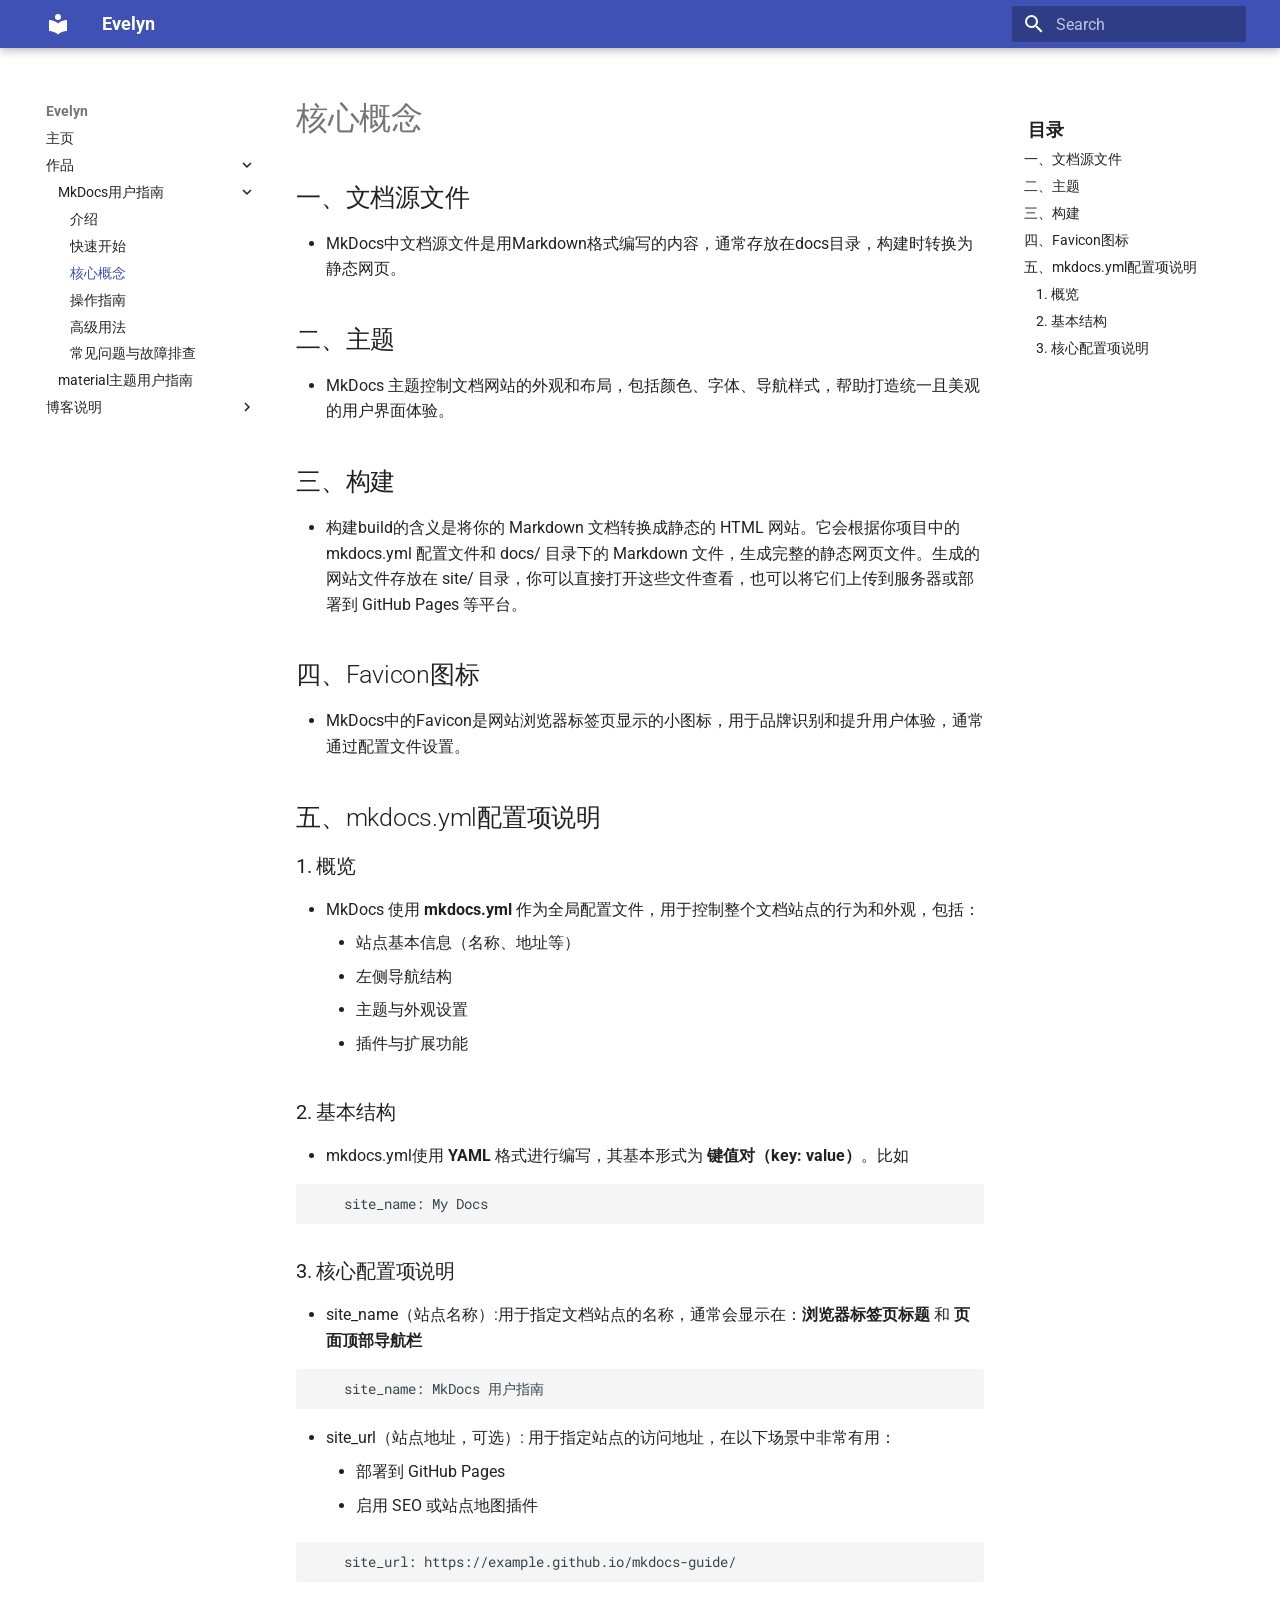
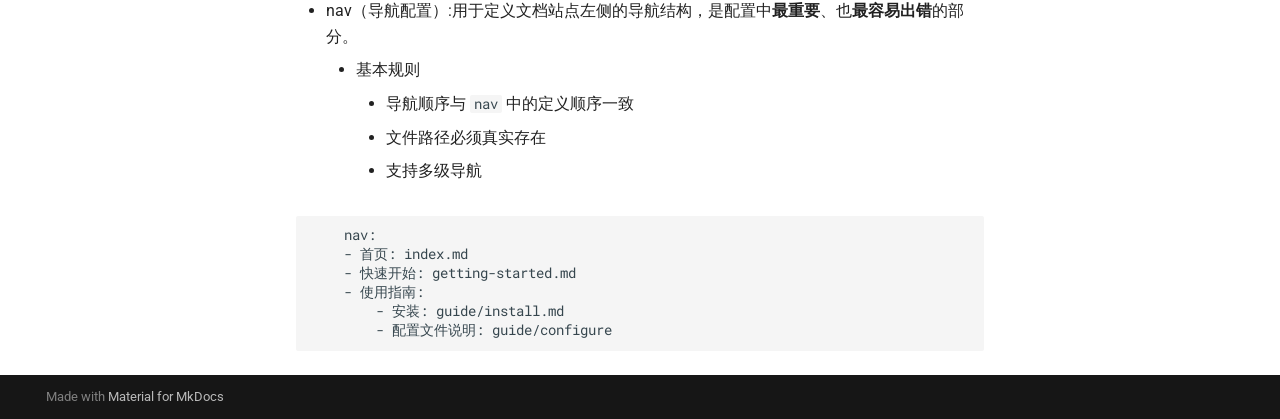
<file: portfolio/mkdocs/concepts/index.html>
<!doctype html>
<html lang="en" class="no-js">
  <head>
    
      <meta charset="utf-8">
      <meta name="viewport" content="width=device-width,initial-scale=1">
      
      
      
      
        <link rel="prev" href="../quich-start/">
      
      
        <link rel="next" href="../how-to-guide/">
      
      
        
      
      
      <link rel="icon" href="../../../assets/images/favicon.png">
      <meta name="generator" content="mkdocs-1.6.1, mkdocs-material-9.7.1">
    
    
      
        <title>核心概念 - Evelyn</title>
      
    
    
      <link rel="stylesheet" href="../../../assets/stylesheets/main.484c7ddc.min.css">
      
      


    
    
      
    
    
      
        
        
        <link rel="preconnect" href="https://fonts.gstatic.com" crossorigin>
        <link rel="stylesheet" href="https://fonts.googleapis.com/css?family=Roboto:300,300i,400,400i,700,700i%7CRoboto+Mono:400,400i,700,700i&display=fallback">
        <style>:root{--md-text-font:"Roboto";--md-code-font:"Roboto Mono"}</style>
      
    
    
      <link rel="stylesheet" href="../../../css/extra.css">
    
    <script>__md_scope=new URL("../../..",location),__md_hash=e=>[...e].reduce(((e,_)=>(e<<5)-e+_.charCodeAt(0)),0),__md_get=(e,_=localStorage,t=__md_scope)=>JSON.parse(_.getItem(t.pathname+"."+e)),__md_set=(e,_,t=localStorage,a=__md_scope)=>{try{t.setItem(a.pathname+"."+e,JSON.stringify(_))}catch(e){}}</script>
    
      

    
    
  </head>
  
  
    <body dir="ltr">
  
    
    <input class="md-toggle" data-md-toggle="drawer" type="checkbox" id="__drawer" autocomplete="off">
    <input class="md-toggle" data-md-toggle="search" type="checkbox" id="__search" autocomplete="off">
    <label class="md-overlay" for="__drawer"></label>
    <div data-md-component="skip">
      
        
        <a href="#_1" class="md-skip">
          Skip to content
        </a>
      
    </div>
    <div data-md-component="announce">
      
    </div>
    
    
      

  

<header class="md-header md-header--shadow" data-md-component="header">
  <nav class="md-header__inner md-grid" aria-label="Header">
    <a href="../../.." title="Evelyn" class="md-header__button md-logo" aria-label="Evelyn" data-md-component="logo">
      
  
  <svg xmlns="http://www.w3.org/2000/svg" viewBox="0 0 24 24"><path d="M12 8a3 3 0 0 0 3-3 3 3 0 0 0-3-3 3 3 0 0 0-3 3 3 3 0 0 0 3 3m0 3.54C9.64 9.35 6.5 8 3 8v11c3.5 0 6.64 1.35 9 3.54 2.36-2.19 5.5-3.54 9-3.54V8c-3.5 0-6.64 1.35-9 3.54"/></svg>

    </a>
    <label class="md-header__button md-icon" for="__drawer">
      
      <svg xmlns="http://www.w3.org/2000/svg" viewBox="0 0 24 24"><path d="M3 6h18v2H3zm0 5h18v2H3zm0 5h18v2H3z"/></svg>
    </label>
    <div class="md-header__title" data-md-component="header-title">
      <div class="md-header__ellipsis">
        <div class="md-header__topic">
          <span class="md-ellipsis">
            Evelyn
          </span>
        </div>
        <div class="md-header__topic" data-md-component="header-topic">
          <span class="md-ellipsis">
            
              核心概念
            
          </span>
        </div>
      </div>
    </div>
    
    
      <script>var palette=__md_get("__palette");if(palette&&palette.color){if("(prefers-color-scheme)"===palette.color.media){var media=matchMedia("(prefers-color-scheme: light)"),input=document.querySelector(media.matches?"[data-md-color-media='(prefers-color-scheme: light)']":"[data-md-color-media='(prefers-color-scheme: dark)']");palette.color.media=input.getAttribute("data-md-color-media"),palette.color.scheme=input.getAttribute("data-md-color-scheme"),palette.color.primary=input.getAttribute("data-md-color-primary"),palette.color.accent=input.getAttribute("data-md-color-accent")}for(var[key,value]of Object.entries(palette.color))document.body.setAttribute("data-md-color-"+key,value)}</script>
    
    
    
      
      
        <label class="md-header__button md-icon" for="__search">
          
          <svg xmlns="http://www.w3.org/2000/svg" viewBox="0 0 24 24"><path d="M9.5 3A6.5 6.5 0 0 1 16 9.5c0 1.61-.59 3.09-1.56 4.23l.27.27h.79l5 5-1.5 1.5-5-5v-.79l-.27-.27A6.52 6.52 0 0 1 9.5 16 6.5 6.5 0 0 1 3 9.5 6.5 6.5 0 0 1 9.5 3m0 2C7 5 5 7 5 9.5S7 14 9.5 14 14 12 14 9.5 12 5 9.5 5"/></svg>
        </label>
        <div class="md-search" data-md-component="search" role="dialog">
  <label class="md-search__overlay" for="__search"></label>
  <div class="md-search__inner" role="search">
    <form class="md-search__form" name="search">
      <input type="text" class="md-search__input" name="query" aria-label="Search" placeholder="Search" autocapitalize="off" autocorrect="off" autocomplete="off" spellcheck="false" data-md-component="search-query" required>
      <label class="md-search__icon md-icon" for="__search">
        
        <svg xmlns="http://www.w3.org/2000/svg" viewBox="0 0 24 24"><path d="M9.5 3A6.5 6.5 0 0 1 16 9.5c0 1.61-.59 3.09-1.56 4.23l.27.27h.79l5 5-1.5 1.5-5-5v-.79l-.27-.27A6.52 6.52 0 0 1 9.5 16 6.5 6.5 0 0 1 3 9.5 6.5 6.5 0 0 1 9.5 3m0 2C7 5 5 7 5 9.5S7 14 9.5 14 14 12 14 9.5 12 5 9.5 5"/></svg>
        
        <svg xmlns="http://www.w3.org/2000/svg" viewBox="0 0 24 24"><path d="M20 11v2H8l5.5 5.5-1.42 1.42L4.16 12l7.92-7.92L13.5 5.5 8 11z"/></svg>
      </label>
      <nav class="md-search__options" aria-label="Search">
        
        <button type="reset" class="md-search__icon md-icon" title="Clear" aria-label="Clear" tabindex="-1">
          
          <svg xmlns="http://www.w3.org/2000/svg" viewBox="0 0 24 24"><path d="M19 6.41 17.59 5 12 10.59 6.41 5 5 6.41 10.59 12 5 17.59 6.41 19 12 13.41 17.59 19 19 17.59 13.41 12z"/></svg>
        </button>
      </nav>
      
    </form>
    <div class="md-search__output">
      <div class="md-search__scrollwrap" tabindex="0" data-md-scrollfix>
        <div class="md-search-result" data-md-component="search-result">
          <div class="md-search-result__meta">
            Initializing search
          </div>
          <ol class="md-search-result__list" role="presentation"></ol>
        </div>
      </div>
    </div>
  </div>
</div>
      
    
    
  </nav>
  
</header>
    
    <div class="md-container" data-md-component="container">
      
      
        
          
        
      
      <main class="md-main" data-md-component="main">
        <div class="md-main__inner md-grid">
          
            
              
              <div class="md-sidebar md-sidebar--primary" data-md-component="sidebar" data-md-type="navigation" >
                <div class="md-sidebar__scrollwrap">
                  <div class="md-sidebar__inner">
                    



<nav class="md-nav md-nav--primary" aria-label="Navigation" data-md-level="0">
  <label class="md-nav__title" for="__drawer">
    <a href="../../.." title="Evelyn" class="md-nav__button md-logo" aria-label="Evelyn" data-md-component="logo">
      
  
  <svg xmlns="http://www.w3.org/2000/svg" viewBox="0 0 24 24"><path d="M12 8a3 3 0 0 0 3-3 3 3 0 0 0-3-3 3 3 0 0 0-3 3 3 3 0 0 0 3 3m0 3.54C9.64 9.35 6.5 8 3 8v11c3.5 0 6.64 1.35 9 3.54 2.36-2.19 5.5-3.54 9-3.54V8c-3.5 0-6.64 1.35-9 3.54"/></svg>

    </a>
    Evelyn
  </label>
  
  <ul class="md-nav__list" data-md-scrollfix>
    
      
      
  
  
  
  
    <li class="md-nav__item">
      <a href="../../.." class="md-nav__link">
        
  
  
  <span class="md-ellipsis">
    
  
    主页
  

    
  </span>
  
  

      </a>
    </li>
  

    
      
      
  
  
    
  
  
  
    
    
    
    
    
    <li class="md-nav__item md-nav__item--active md-nav__item--nested">
      
        
        
        <input class="md-nav__toggle md-toggle " type="checkbox" id="__nav_2" checked>
        
          
          <label class="md-nav__link" for="__nav_2" id="__nav_2_label" tabindex="0">
            
  
  
  <span class="md-ellipsis">
    
  
    作品
  

    
  </span>
  
  

            <span class="md-nav__icon md-icon"></span>
          </label>
        
        <nav class="md-nav" data-md-level="1" aria-labelledby="__nav_2_label" aria-expanded="true">
          <label class="md-nav__title" for="__nav_2">
            <span class="md-nav__icon md-icon"></span>
            
  
    作品
  

          </label>
          <ul class="md-nav__list" data-md-scrollfix>
            
              
                
  
  
    
  
  
  
    
    
    
    
    
    <li class="md-nav__item md-nav__item--active md-nav__item--nested">
      
        
        
        <input class="md-nav__toggle md-toggle " type="checkbox" id="__nav_2_1" checked>
        
          
          <label class="md-nav__link" for="__nav_2_1" id="__nav_2_1_label" tabindex="0">
            
  
  
  <span class="md-ellipsis">
    
  
    MkDocs用户指南
  

    
  </span>
  
  

            <span class="md-nav__icon md-icon"></span>
          </label>
        
        <nav class="md-nav" data-md-level="2" aria-labelledby="__nav_2_1_label" aria-expanded="true">
          <label class="md-nav__title" for="__nav_2_1">
            <span class="md-nav__icon md-icon"></span>
            
  
    MkDocs用户指南
  

          </label>
          <ul class="md-nav__list" data-md-scrollfix>
            
              
                
  
  
  
  
    <li class="md-nav__item">
      <a href="../introduce/" class="md-nav__link">
        
  
  
  <span class="md-ellipsis">
    
  
    介绍
  

    
  </span>
  
  

      </a>
    </li>
  

              
            
              
                
  
  
  
  
    <li class="md-nav__item">
      <a href="../quich-start/" class="md-nav__link">
        
  
  
  <span class="md-ellipsis">
    
  
    快速开始
  

    
  </span>
  
  

      </a>
    </li>
  

              
            
              
                
  
  
    
  
  
  
    <li class="md-nav__item md-nav__item--active">
      
      <input class="md-nav__toggle md-toggle" type="checkbox" id="__toc">
      
      
        
      
      
        <label class="md-nav__link md-nav__link--active" for="__toc">
          
  
  
  <span class="md-ellipsis">
    
  
    核心概念
  

    
  </span>
  
  

          <span class="md-nav__icon md-icon"></span>
        </label>
      
      <a href="./" class="md-nav__link md-nav__link--active">
        
  
  
  <span class="md-ellipsis">
    
  
    核心概念
  

    
  </span>
  
  

      </a>
      
        

<nav class="md-nav md-nav--secondary" aria-label="Table of contents">
  
  
  
    
  
  
    <label class="md-nav__title" for="__toc">
      <span class="md-nav__icon md-icon"></span>
      Table of contents
    </label>
    <ul class="md-nav__list" data-md-component="toc" data-md-scrollfix>
      
        <li class="md-nav__item">
  <a href="#_2" class="md-nav__link">
    <span class="md-ellipsis">
      
        一、文档源文件
      
    </span>
  </a>
  
</li>
      
        <li class="md-nav__item">
  <a href="#_3" class="md-nav__link">
    <span class="md-ellipsis">
      
        二、主题
      
    </span>
  </a>
  
</li>
      
        <li class="md-nav__item">
  <a href="#_4" class="md-nav__link">
    <span class="md-ellipsis">
      
        三、构建
      
    </span>
  </a>
  
</li>
      
        <li class="md-nav__item">
  <a href="#favicon" class="md-nav__link">
    <span class="md-ellipsis">
      
        四、Favicon图标
      
    </span>
  </a>
  
</li>
      
        <li class="md-nav__item">
  <a href="#mkdocsyml" class="md-nav__link">
    <span class="md-ellipsis">
      
        五、mkdocs.yml配置项说明
      
    </span>
  </a>
  
    <nav class="md-nav" aria-label="五、mkdocs.yml配置项说明">
      <ul class="md-nav__list">
        
          <li class="md-nav__item">
  <a href="#1" class="md-nav__link">
    <span class="md-ellipsis">
      
        1. 概览
      
    </span>
  </a>
  
</li>
        
          <li class="md-nav__item">
  <a href="#2" class="md-nav__link">
    <span class="md-ellipsis">
      
        2. 基本结构
      
    </span>
  </a>
  
</li>
        
          <li class="md-nav__item">
  <a href="#3" class="md-nav__link">
    <span class="md-ellipsis">
      
        3. 核心配置项说明
      
    </span>
  </a>
  
</li>
        
      </ul>
    </nav>
  
</li>
      
    </ul>
  
</nav>
      
    </li>
  

              
            
              
                
  
  
  
  
    <li class="md-nav__item">
      <a href="../how-to-guide/" class="md-nav__link">
        
  
  
  <span class="md-ellipsis">
    
  
    操作指南
  

    
  </span>
  
  

      </a>
    </li>
  

              
            
              
                
  
  
  
  
    <li class="md-nav__item">
      <a href="../advance-usage/" class="md-nav__link">
        
  
  
  <span class="md-ellipsis">
    
  
    高级用法
  

    
  </span>
  
  

      </a>
    </li>
  

              
            
              
                
  
  
  
  
    <li class="md-nav__item">
      <a href="../troubleshooting/" class="md-nav__link">
        
  
  
  <span class="md-ellipsis">
    
  
    常见问题与故障排查
  

    
  </span>
  
  

      </a>
    </li>
  

              
            
          </ul>
        </nav>
      
    </li>
  

              
            
              
                
  
  
  
  
    <li class="md-nav__item">
      <a href="../../material/introduce/" class="md-nav__link">
        
  
  
  <span class="md-ellipsis">
    
  
    material主题用户指南
  

    
  </span>
  
  

      </a>
    </li>
  

              
            
          </ul>
        </nav>
      
    </li>
  

    
      
      
  
  
  
  
    
    
    
    
    
    <li class="md-nav__item md-nav__item--nested">
      
        
        
        <input class="md-nav__toggle md-toggle " type="checkbox" id="__nav_3" >
        
          
          <label class="md-nav__link" for="__nav_3" id="__nav_3_label" tabindex="0">
            
  
  
  <span class="md-ellipsis">
    
  
    博客说明
  

    
  </span>
  
  

            <span class="md-nav__icon md-icon"></span>
          </label>
        
        <nav class="md-nav" data-md-level="1" aria-labelledby="__nav_3_label" aria-expanded="false">
          <label class="md-nav__title" for="__nav_3">
            <span class="md-nav__icon md-icon"></span>
            
  
    博客说明
  

          </label>
          <ul class="md-nav__list" data-md-scrollfix>
            
              
                
  
  
  
  
    <li class="md-nav__item">
      <a href="../../../about/rules/" class="md-nav__link">
        
  
  
  <span class="md-ellipsis">
    
  
    格式规定
  

    
  </span>
  
  

      </a>
    </li>
  

              
            
          </ul>
        </nav>
      
    </li>
  

    
  </ul>
</nav>
                  </div>
                </div>
              </div>
            
            
              
              <div class="md-sidebar md-sidebar--secondary" data-md-component="sidebar" data-md-type="toc" >
                <div class="md-sidebar__scrollwrap">
                  <div class="md-sidebar__inner">
                    

<nav class="md-nav md-nav--secondary" aria-label="Table of contents">
  
  
  
    
  
  
    <label class="md-nav__title" for="__toc">
      <span class="md-nav__icon md-icon"></span>
      Table of contents
    </label>
    <ul class="md-nav__list" data-md-component="toc" data-md-scrollfix>
      
        <li class="md-nav__item">
  <a href="#_2" class="md-nav__link">
    <span class="md-ellipsis">
      
        一、文档源文件
      
    </span>
  </a>
  
</li>
      
        <li class="md-nav__item">
  <a href="#_3" class="md-nav__link">
    <span class="md-ellipsis">
      
        二、主题
      
    </span>
  </a>
  
</li>
      
        <li class="md-nav__item">
  <a href="#_4" class="md-nav__link">
    <span class="md-ellipsis">
      
        三、构建
      
    </span>
  </a>
  
</li>
      
        <li class="md-nav__item">
  <a href="#favicon" class="md-nav__link">
    <span class="md-ellipsis">
      
        四、Favicon图标
      
    </span>
  </a>
  
</li>
      
        <li class="md-nav__item">
  <a href="#mkdocsyml" class="md-nav__link">
    <span class="md-ellipsis">
      
        五、mkdocs.yml配置项说明
      
    </span>
  </a>
  
    <nav class="md-nav" aria-label="五、mkdocs.yml配置项说明">
      <ul class="md-nav__list">
        
          <li class="md-nav__item">
  <a href="#1" class="md-nav__link">
    <span class="md-ellipsis">
      
        1. 概览
      
    </span>
  </a>
  
</li>
        
          <li class="md-nav__item">
  <a href="#2" class="md-nav__link">
    <span class="md-ellipsis">
      
        2. 基本结构
      
    </span>
  </a>
  
</li>
        
          <li class="md-nav__item">
  <a href="#3" class="md-nav__link">
    <span class="md-ellipsis">
      
        3. 核心配置项说明
      
    </span>
  </a>
  
</li>
        
      </ul>
    </nav>
  
</li>
      
    </ul>
  
</nav>
                  </div>
                </div>
              </div>
            
          
          
            <div class="md-content" data-md-component="content">
              
              <article class="md-content__inner md-typeset">
                
                  



<h1 id="_1">核心概念</h1>
<h2 id="_2">一、文档源文件</h2>
<ul>
<li>MkDocs中文档源文件是用Markdown格式编写的内容，通常存放在docs目录，构建时转换为静态网页。</li>
</ul>
<h2 id="_3">二、主题</h2>
<ul>
<li>MkDocs 主题控制文档网站的外观和布局，包括颜色、字体、导航样式，帮助打造统一且美观的用户界面体验。</li>
</ul>
<h2 id="_4">三、构建</h2>
<ul>
<li>构建build的含义是将你的 Markdown 文档转换成静态的 HTML 网站。它会根据你项目中的 mkdocs.yml 配置文件和 docs/ 目录下的 Markdown 文件，生成完整的静态网页文件。生成的网站文件存放在 site/ 目录，你可以直接打开这些文件查看，也可以将它们上传到服务器或部署到 GitHub Pages 等平台。</li>
</ul>
<h2 id="favicon">四、Favicon图标</h2>
<ul>
<li>MkDocs中的Favicon是网站浏览器标签页显示的小图标，用于品牌识别和提升用户体验，通常通过配置文件设置。</li>
</ul>
<h2 id="mkdocsyml">五、mkdocs.yml配置项说明</h2>
<h3 id="1">1. 概览</h3>
<ul>
<li>MkDocs 使用 <strong>mkdocs.yml</strong> 作为全局配置文件，用于控制整个文档站点的行为和外观，包括：<ul>
<li>站点基本信息（名称、地址等）</li>
<li>左侧导航结构</li>
<li>主题与外观设置</li>
<li>插件与扩展功能</li>
</ul>
</li>
</ul>
<h3 id="2">2. 基本结构</h3>
<ul>
<li>mkdocs.yml使用 <strong>YAML</strong> 格式进行编写，其基本形式为 <strong>键值对（key: value）</strong>。比如</li>
</ul>
<pre><code class="language-ymal">    site_name: My Docs
</code></pre>
<h3 id="3">3. 核心配置项说明</h3>
<ul>
<li>site_name（站点名称）:用于指定文档站点的名称，通常会显示在：<strong>浏览器标签页标题</strong> 和 <strong>页面顶部导航栏</strong></li>
</ul>
<pre><code class="language-ymal">    site_name: MkDocs 用户指南
</code></pre>
<ul>
<li>site_url（站点地址，可选）: 用于指定站点的访问地址，在以下场景中非常有用：<ul>
<li>部署到 GitHub Pages</li>
<li>启用 SEO 或站点地图插件</li>
</ul>
</li>
</ul>
<pre><code class="language-ymal">    site_url: https://example.github.io/mkdocs-guide/
</code></pre>
<ul>
<li>nav（导航配置）:用于定义文档站点左侧的导航结构，是配置中<strong>最重要</strong>、也<strong>最容易出错</strong>的部分。<ul>
<li>基本规则<ul>
<li>导航顺序与 <code>nav</code> 中的定义顺序一致</li>
<li>文件路径必须真实存在</li>
<li>支持多级导航</li>
</ul>
</li>
</ul>
</li>
</ul>
<pre><code class="language-ymal">    nav:
    - 首页: index.md
    - 快速开始: getting-started.md
    - 使用指南:
        - 安装: guide/install.md
        - 配置文件说明: guide/configure
</code></pre>












                
              </article>
            </div>
          
          
<script>var target=document.getElementById(location.hash.slice(1));target&&target.name&&(target.checked=target.name.startsWith("__tabbed_"))</script>
        </div>
        
      </main>
      
        <footer class="md-footer">
  
  <div class="md-footer-meta md-typeset">
    <div class="md-footer-meta__inner md-grid">
      <div class="md-copyright">
  
  
    Made with
    <a href="https://squidfunk.github.io/mkdocs-material/" target="_blank" rel="noopener">
      Material for MkDocs
    </a>
  
</div>
      
    </div>
  </div>
</footer>
      
    </div>
    <div class="md-dialog" data-md-component="dialog">
      <div class="md-dialog__inner md-typeset"></div>
    </div>
    
    
    
      
      
      <script id="__config" type="application/json">{"annotate": null, "base": "../../..", "features": [], "search": "../../../assets/javascripts/workers/search.2c215733.min.js", "tags": null, "translations": {"clipboard.copied": "Copied to clipboard", "clipboard.copy": "Copy to clipboard", "search.result.more.one": "1 more on this page", "search.result.more.other": "# more on this page", "search.result.none": "No matching documents", "search.result.one": "1 matching document", "search.result.other": "# matching documents", "search.result.placeholder": "Type to start searching", "search.result.term.missing": "Missing", "select.version": "Select version"}, "version": null}</script>
    
    
      <script src="../../../assets/javascripts/bundle.79ae519e.min.js"></script>
      
    
  </body>
</html>
</file>
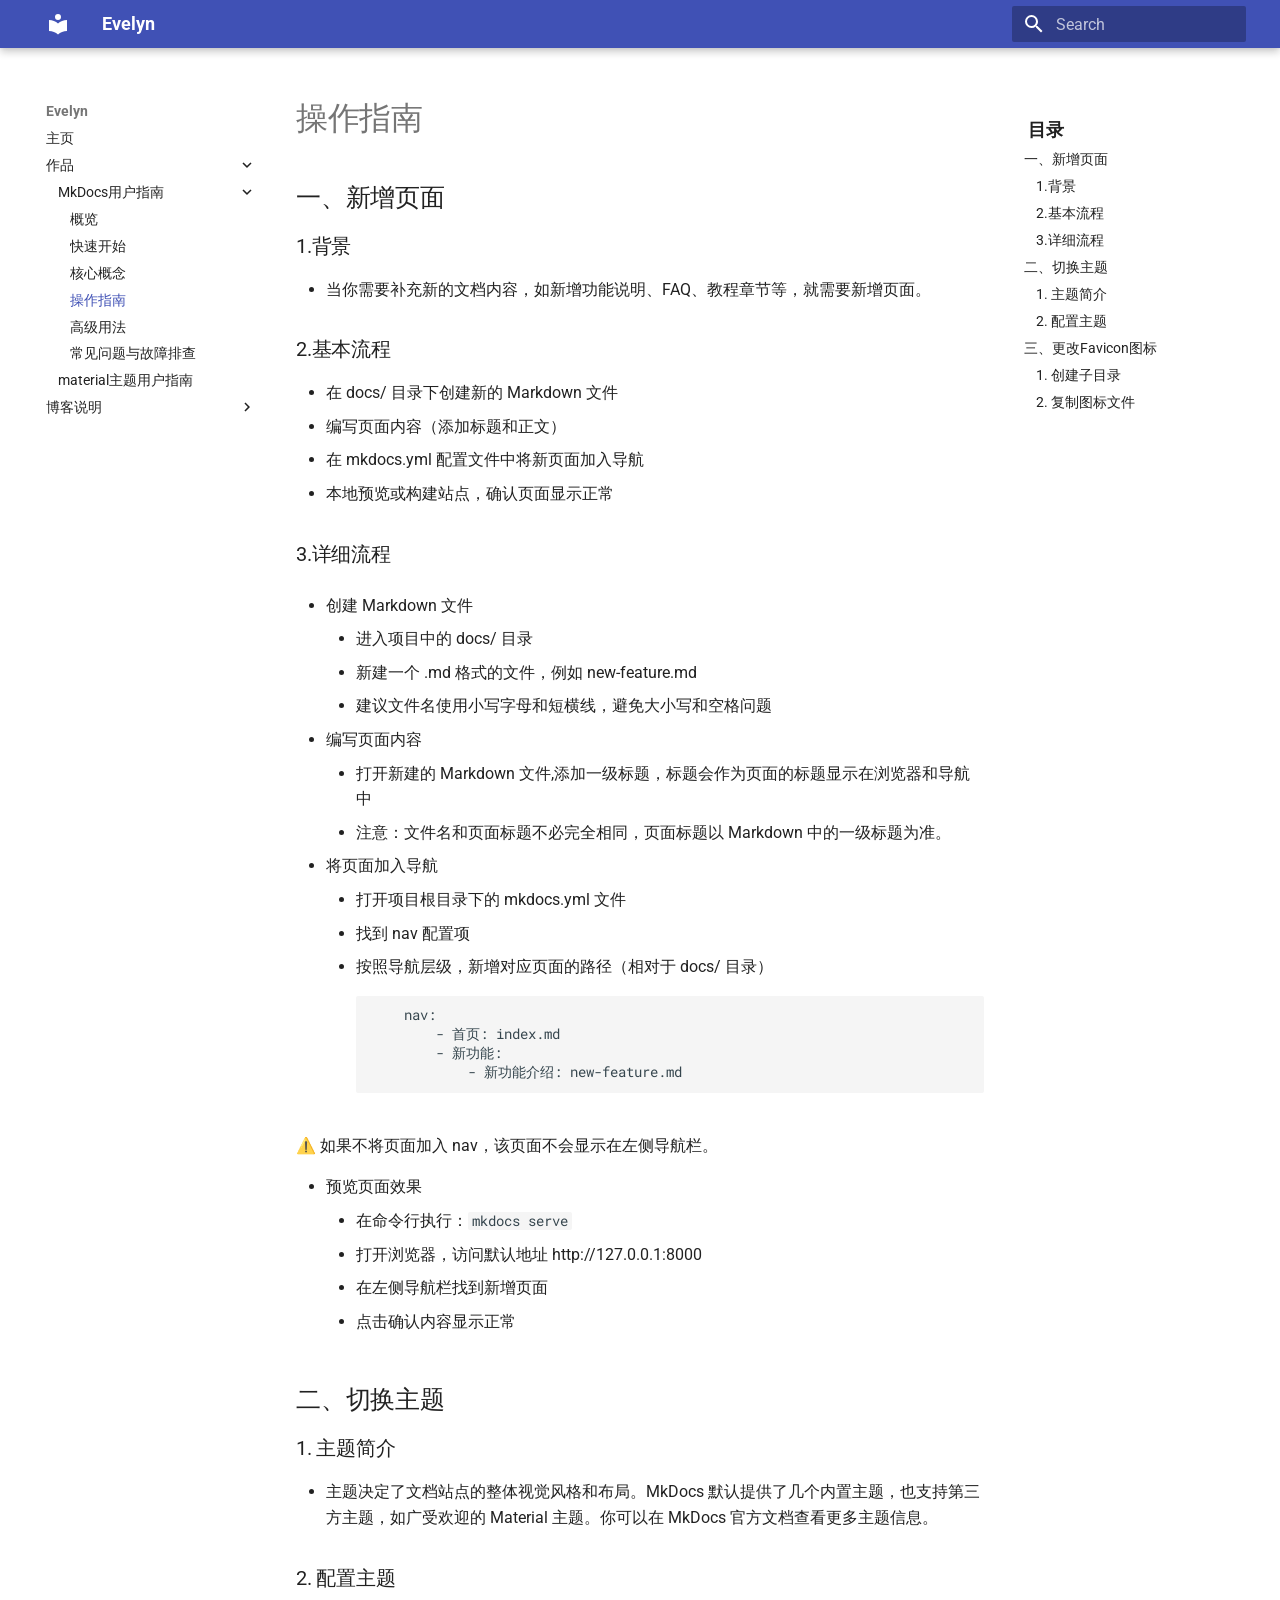
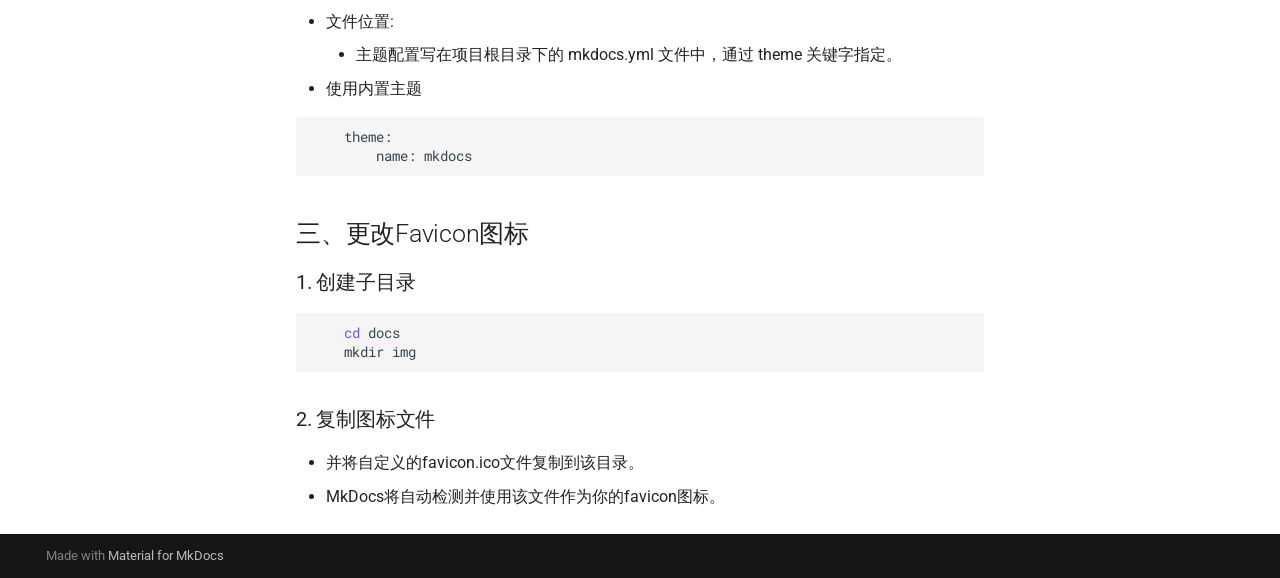
<file: portfolio/mkdocs/how-to-guide/index.html>
<!doctype html>
<html lang="en" class="no-js">
  <head>
    
      <meta charset="utf-8">
      <meta name="viewport" content="width=device-width,initial-scale=1">
      
      
      
      
        <link rel="prev" href="../concepts/">
      
      
        <link rel="next" href="../advance-usage/">
      
      
        
      
      
      <link rel="icon" href="../../../assets/images/favicon.png">
      <meta name="generator" content="mkdocs-1.6.1, mkdocs-material-9.7.1">
    
    
      
        <title>操作指南 - Evelyn</title>
      
    
    
      <link rel="stylesheet" href="../../../assets/stylesheets/main.484c7ddc.min.css">
      
      


    
    
      
    
    
      
        
        
        <link rel="preconnect" href="https://fonts.gstatic.com" crossorigin>
        <link rel="stylesheet" href="https://fonts.googleapis.com/css?family=Roboto:300,300i,400,400i,700,700i%7CRoboto+Mono:400,400i,700,700i&display=fallback">
        <style>:root{--md-text-font:"Roboto";--md-code-font:"Roboto Mono"}</style>
      
    
    
      <link rel="stylesheet" href="../../../css/extra.css">
    
    <script>__md_scope=new URL("../../..",location),__md_hash=e=>[...e].reduce(((e,_)=>(e<<5)-e+_.charCodeAt(0)),0),__md_get=(e,_=localStorage,t=__md_scope)=>JSON.parse(_.getItem(t.pathname+"."+e)),__md_set=(e,_,t=localStorage,a=__md_scope)=>{try{t.setItem(a.pathname+"."+e,JSON.stringify(_))}catch(e){}}</script>
    
      

    
    
  </head>
  
  
    <body dir="ltr">
  
    
    <input class="md-toggle" data-md-toggle="drawer" type="checkbox" id="__drawer" autocomplete="off">
    <input class="md-toggle" data-md-toggle="search" type="checkbox" id="__search" autocomplete="off">
    <label class="md-overlay" for="__drawer"></label>
    <div data-md-component="skip">
      
        
        <a href="#_1" class="md-skip">
          Skip to content
        </a>
      
    </div>
    <div data-md-component="announce">
      
    </div>
    
    
      

  

<header class="md-header md-header--shadow" data-md-component="header">
  <nav class="md-header__inner md-grid" aria-label="Header">
    <a href="../../.." title="Evelyn" class="md-header__button md-logo" aria-label="Evelyn" data-md-component="logo">
      
  
  <svg xmlns="http://www.w3.org/2000/svg" viewBox="0 0 24 24"><path d="M12 8a3 3 0 0 0 3-3 3 3 0 0 0-3-3 3 3 0 0 0-3 3 3 3 0 0 0 3 3m0 3.54C9.64 9.35 6.5 8 3 8v11c3.5 0 6.64 1.35 9 3.54 2.36-2.19 5.5-3.54 9-3.54V8c-3.5 0-6.64 1.35-9 3.54"/></svg>

    </a>
    <label class="md-header__button md-icon" for="__drawer">
      
      <svg xmlns="http://www.w3.org/2000/svg" viewBox="0 0 24 24"><path d="M3 6h18v2H3zm0 5h18v2H3zm0 5h18v2H3z"/></svg>
    </label>
    <div class="md-header__title" data-md-component="header-title">
      <div class="md-header__ellipsis">
        <div class="md-header__topic">
          <span class="md-ellipsis">
            Evelyn
          </span>
        </div>
        <div class="md-header__topic" data-md-component="header-topic">
          <span class="md-ellipsis">
            
              操作指南
            
          </span>
        </div>
      </div>
    </div>
    
    
      <script>var palette=__md_get("__palette");if(palette&&palette.color){if("(prefers-color-scheme)"===palette.color.media){var media=matchMedia("(prefers-color-scheme: light)"),input=document.querySelector(media.matches?"[data-md-color-media='(prefers-color-scheme: light)']":"[data-md-color-media='(prefers-color-scheme: dark)']");palette.color.media=input.getAttribute("data-md-color-media"),palette.color.scheme=input.getAttribute("data-md-color-scheme"),palette.color.primary=input.getAttribute("data-md-color-primary"),palette.color.accent=input.getAttribute("data-md-color-accent")}for(var[key,value]of Object.entries(palette.color))document.body.setAttribute("data-md-color-"+key,value)}</script>
    
    
    
      
      
        <label class="md-header__button md-icon" for="__search">
          
          <svg xmlns="http://www.w3.org/2000/svg" viewBox="0 0 24 24"><path d="M9.5 3A6.5 6.5 0 0 1 16 9.5c0 1.61-.59 3.09-1.56 4.23l.27.27h.79l5 5-1.5 1.5-5-5v-.79l-.27-.27A6.52 6.52 0 0 1 9.5 16 6.5 6.5 0 0 1 3 9.5 6.5 6.5 0 0 1 9.5 3m0 2C7 5 5 7 5 9.5S7 14 9.5 14 14 12 14 9.5 12 5 9.5 5"/></svg>
        </label>
        <div class="md-search" data-md-component="search" role="dialog">
  <label class="md-search__overlay" for="__search"></label>
  <div class="md-search__inner" role="search">
    <form class="md-search__form" name="search">
      <input type="text" class="md-search__input" name="query" aria-label="Search" placeholder="Search" autocapitalize="off" autocorrect="off" autocomplete="off" spellcheck="false" data-md-component="search-query" required>
      <label class="md-search__icon md-icon" for="__search">
        
        <svg xmlns="http://www.w3.org/2000/svg" viewBox="0 0 24 24"><path d="M9.5 3A6.5 6.5 0 0 1 16 9.5c0 1.61-.59 3.09-1.56 4.23l.27.27h.79l5 5-1.5 1.5-5-5v-.79l-.27-.27A6.52 6.52 0 0 1 9.5 16 6.5 6.5 0 0 1 3 9.5 6.5 6.5 0 0 1 9.5 3m0 2C7 5 5 7 5 9.5S7 14 9.5 14 14 12 14 9.5 12 5 9.5 5"/></svg>
        
        <svg xmlns="http://www.w3.org/2000/svg" viewBox="0 0 24 24"><path d="M20 11v2H8l5.5 5.5-1.42 1.42L4.16 12l7.92-7.92L13.5 5.5 8 11z"/></svg>
      </label>
      <nav class="md-search__options" aria-label="Search">
        
        <button type="reset" class="md-search__icon md-icon" title="Clear" aria-label="Clear" tabindex="-1">
          
          <svg xmlns="http://www.w3.org/2000/svg" viewBox="0 0 24 24"><path d="M19 6.41 17.59 5 12 10.59 6.41 5 5 6.41 10.59 12 5 17.59 6.41 19 12 13.41 17.59 19 19 17.59 13.41 12z"/></svg>
        </button>
      </nav>
      
    </form>
    <div class="md-search__output">
      <div class="md-search__scrollwrap" tabindex="0" data-md-scrollfix>
        <div class="md-search-result" data-md-component="search-result">
          <div class="md-search-result__meta">
            Initializing search
          </div>
          <ol class="md-search-result__list" role="presentation"></ol>
        </div>
      </div>
    </div>
  </div>
</div>
      
    
    
  </nav>
  
</header>
    
    <div class="md-container" data-md-component="container">
      
      
        
          
        
      
      <main class="md-main" data-md-component="main">
        <div class="md-main__inner md-grid">
          
            
              
              <div class="md-sidebar md-sidebar--primary" data-md-component="sidebar" data-md-type="navigation" >
                <div class="md-sidebar__scrollwrap">
                  <div class="md-sidebar__inner">
                    



<nav class="md-nav md-nav--primary" aria-label="Navigation" data-md-level="0">
  <label class="md-nav__title" for="__drawer">
    <a href="../../.." title="Evelyn" class="md-nav__button md-logo" aria-label="Evelyn" data-md-component="logo">
      
  
  <svg xmlns="http://www.w3.org/2000/svg" viewBox="0 0 24 24"><path d="M12 8a3 3 0 0 0 3-3 3 3 0 0 0-3-3 3 3 0 0 0-3 3 3 3 0 0 0 3 3m0 3.54C9.64 9.35 6.5 8 3 8v11c3.5 0 6.64 1.35 9 3.54 2.36-2.19 5.5-3.54 9-3.54V8c-3.5 0-6.64 1.35-9 3.54"/></svg>

    </a>
    Evelyn
  </label>
  
  <ul class="md-nav__list" data-md-scrollfix>
    
      
      
  
  
  
  
    <li class="md-nav__item">
      <a href="../../.." class="md-nav__link">
        
  
  
  <span class="md-ellipsis">
    
  
    主页
  

    
  </span>
  
  

      </a>
    </li>
  

    
      
      
  
  
    
  
  
  
    
    
    
    
    
    <li class="md-nav__item md-nav__item--active md-nav__item--nested">
      
        
        
        <input class="md-nav__toggle md-toggle " type="checkbox" id="__nav_2" checked>
        
          
          <label class="md-nav__link" for="__nav_2" id="__nav_2_label" tabindex="0">
            
  
  
  <span class="md-ellipsis">
    
  
    作品
  

    
  </span>
  
  

            <span class="md-nav__icon md-icon"></span>
          </label>
        
        <nav class="md-nav" data-md-level="1" aria-labelledby="__nav_2_label" aria-expanded="true">
          <label class="md-nav__title" for="__nav_2">
            <span class="md-nav__icon md-icon"></span>
            
  
    作品
  

          </label>
          <ul class="md-nav__list" data-md-scrollfix>
            
              
                
  
  
    
  
  
  
    
    
    
    
    
    <li class="md-nav__item md-nav__item--active md-nav__item--nested">
      
        
        
        <input class="md-nav__toggle md-toggle " type="checkbox" id="__nav_2_1" checked>
        
          
          <label class="md-nav__link" for="__nav_2_1" id="__nav_2_1_label" tabindex="0">
            
  
  
  <span class="md-ellipsis">
    
  
    MkDocs用户指南
  

    
  </span>
  
  

            <span class="md-nav__icon md-icon"></span>
          </label>
        
        <nav class="md-nav" data-md-level="2" aria-labelledby="__nav_2_1_label" aria-expanded="true">
          <label class="md-nav__title" for="__nav_2_1">
            <span class="md-nav__icon md-icon"></span>
            
  
    MkDocs用户指南
  

          </label>
          <ul class="md-nav__list" data-md-scrollfix>
            
              
                
  
  
  
  
    <li class="md-nav__item">
      <a href="../introduce/" class="md-nav__link">
        
  
  
  <span class="md-ellipsis">
    
  
    概览
  

    
  </span>
  
  

      </a>
    </li>
  

              
            
              
                
  
  
  
  
    <li class="md-nav__item">
      <a href="../quich-start/" class="md-nav__link">
        
  
  
  <span class="md-ellipsis">
    
  
    快速开始
  

    
  </span>
  
  

      </a>
    </li>
  

              
            
              
                
  
  
  
  
    <li class="md-nav__item">
      <a href="../concepts/" class="md-nav__link">
        
  
  
  <span class="md-ellipsis">
    
  
    核心概念
  

    
  </span>
  
  

      </a>
    </li>
  

              
            
              
                
  
  
    
  
  
  
    <li class="md-nav__item md-nav__item--active">
      
      <input class="md-nav__toggle md-toggle" type="checkbox" id="__toc">
      
      
        
      
      
        <label class="md-nav__link md-nav__link--active" for="__toc">
          
  
  
  <span class="md-ellipsis">
    
  
    操作指南
  

    
  </span>
  
  

          <span class="md-nav__icon md-icon"></span>
        </label>
      
      <a href="./" class="md-nav__link md-nav__link--active">
        
  
  
  <span class="md-ellipsis">
    
  
    操作指南
  

    
  </span>
  
  

      </a>
      
        

<nav class="md-nav md-nav--secondary" aria-label="Table of contents">
  
  
  
    
  
  
    <label class="md-nav__title" for="__toc">
      <span class="md-nav__icon md-icon"></span>
      Table of contents
    </label>
    <ul class="md-nav__list" data-md-component="toc" data-md-scrollfix>
      
        <li class="md-nav__item">
  <a href="#_2" class="md-nav__link">
    <span class="md-ellipsis">
      
        一、新增页面
      
    </span>
  </a>
  
    <nav class="md-nav" aria-label="一、新增页面">
      <ul class="md-nav__list">
        
          <li class="md-nav__item">
  <a href="#1" class="md-nav__link">
    <span class="md-ellipsis">
      
        1.背景
      
    </span>
  </a>
  
</li>
        
          <li class="md-nav__item">
  <a href="#2" class="md-nav__link">
    <span class="md-ellipsis">
      
        2.基本流程
      
    </span>
  </a>
  
</li>
        
          <li class="md-nav__item">
  <a href="#3" class="md-nav__link">
    <span class="md-ellipsis">
      
        3.详细流程
      
    </span>
  </a>
  
</li>
        
      </ul>
    </nav>
  
</li>
      
        <li class="md-nav__item">
  <a href="#_3" class="md-nav__link">
    <span class="md-ellipsis">
      
        二、切换主题
      
    </span>
  </a>
  
    <nav class="md-nav" aria-label="二、切换主题">
      <ul class="md-nav__list">
        
          <li class="md-nav__item">
  <a href="#1_1" class="md-nav__link">
    <span class="md-ellipsis">
      
        1. 主题简介
      
    </span>
  </a>
  
</li>
        
          <li class="md-nav__item">
  <a href="#2_1" class="md-nav__link">
    <span class="md-ellipsis">
      
        2. 配置主题
      
    </span>
  </a>
  
</li>
        
      </ul>
    </nav>
  
</li>
      
        <li class="md-nav__item">
  <a href="#favicon" class="md-nav__link">
    <span class="md-ellipsis">
      
        三、更改Favicon图标
      
    </span>
  </a>
  
    <nav class="md-nav" aria-label="三、更改Favicon图标">
      <ul class="md-nav__list">
        
          <li class="md-nav__item">
  <a href="#1_2" class="md-nav__link">
    <span class="md-ellipsis">
      
        1. 创建子目录
      
    </span>
  </a>
  
</li>
        
          <li class="md-nav__item">
  <a href="#2_2" class="md-nav__link">
    <span class="md-ellipsis">
      
        2. 复制图标文件
      
    </span>
  </a>
  
</li>
        
      </ul>
    </nav>
  
</li>
      
    </ul>
  
</nav>
      
    </li>
  

              
            
              
                
  
  
  
  
    <li class="md-nav__item">
      <a href="../advance-usage/" class="md-nav__link">
        
  
  
  <span class="md-ellipsis">
    
  
    高级用法
  

    
  </span>
  
  

      </a>
    </li>
  

              
            
              
                
  
  
  
  
    <li class="md-nav__item">
      <a href="../troubleshooting/" class="md-nav__link">
        
  
  
  <span class="md-ellipsis">
    
  
    常见问题与故障排查
  

    
  </span>
  
  

      </a>
    </li>
  

              
            
          </ul>
        </nav>
      
    </li>
  

              
            
              
                
  
  
  
  
    <li class="md-nav__item">
      <a href="../../material/introduce/" class="md-nav__link">
        
  
  
  <span class="md-ellipsis">
    
  
    material主题用户指南
  

    
  </span>
  
  

      </a>
    </li>
  

              
            
          </ul>
        </nav>
      
    </li>
  

    
      
      
  
  
  
  
    
    
    
    
    
    <li class="md-nav__item md-nav__item--nested">
      
        
        
        <input class="md-nav__toggle md-toggle " type="checkbox" id="__nav_3" >
        
          
          <label class="md-nav__link" for="__nav_3" id="__nav_3_label" tabindex="0">
            
  
  
  <span class="md-ellipsis">
    
  
    博客说明
  

    
  </span>
  
  

            <span class="md-nav__icon md-icon"></span>
          </label>
        
        <nav class="md-nav" data-md-level="1" aria-labelledby="__nav_3_label" aria-expanded="false">
          <label class="md-nav__title" for="__nav_3">
            <span class="md-nav__icon md-icon"></span>
            
  
    博客说明
  

          </label>
          <ul class="md-nav__list" data-md-scrollfix>
            
              
                
  
  
  
  
    <li class="md-nav__item">
      <a href="../../../about/rules/" class="md-nav__link">
        
  
  
  <span class="md-ellipsis">
    
  
    格式规定
  

    
  </span>
  
  

      </a>
    </li>
  

              
            
              
                
  
  
  
  
    <li class="md-nav__item">
      <a href="../../../about/git-command/" class="md-nav__link">
        
  
  
  <span class="md-ellipsis">
    
  
    常用git命令
  

    
  </span>
  
  

      </a>
    </li>
  

              
            
          </ul>
        </nav>
      
    </li>
  

    
  </ul>
</nav>
                  </div>
                </div>
              </div>
            
            
              
              <div class="md-sidebar md-sidebar--secondary" data-md-component="sidebar" data-md-type="toc" >
                <div class="md-sidebar__scrollwrap">
                  <div class="md-sidebar__inner">
                    

<nav class="md-nav md-nav--secondary" aria-label="Table of contents">
  
  
  
    
  
  
    <label class="md-nav__title" for="__toc">
      <span class="md-nav__icon md-icon"></span>
      Table of contents
    </label>
    <ul class="md-nav__list" data-md-component="toc" data-md-scrollfix>
      
        <li class="md-nav__item">
  <a href="#_2" class="md-nav__link">
    <span class="md-ellipsis">
      
        一、新增页面
      
    </span>
  </a>
  
    <nav class="md-nav" aria-label="一、新增页面">
      <ul class="md-nav__list">
        
          <li class="md-nav__item">
  <a href="#1" class="md-nav__link">
    <span class="md-ellipsis">
      
        1.背景
      
    </span>
  </a>
  
</li>
        
          <li class="md-nav__item">
  <a href="#2" class="md-nav__link">
    <span class="md-ellipsis">
      
        2.基本流程
      
    </span>
  </a>
  
</li>
        
          <li class="md-nav__item">
  <a href="#3" class="md-nav__link">
    <span class="md-ellipsis">
      
        3.详细流程
      
    </span>
  </a>
  
</li>
        
      </ul>
    </nav>
  
</li>
      
        <li class="md-nav__item">
  <a href="#_3" class="md-nav__link">
    <span class="md-ellipsis">
      
        二、切换主题
      
    </span>
  </a>
  
    <nav class="md-nav" aria-label="二、切换主题">
      <ul class="md-nav__list">
        
          <li class="md-nav__item">
  <a href="#1_1" class="md-nav__link">
    <span class="md-ellipsis">
      
        1. 主题简介
      
    </span>
  </a>
  
</li>
        
          <li class="md-nav__item">
  <a href="#2_1" class="md-nav__link">
    <span class="md-ellipsis">
      
        2. 配置主题
      
    </span>
  </a>
  
</li>
        
      </ul>
    </nav>
  
</li>
      
        <li class="md-nav__item">
  <a href="#favicon" class="md-nav__link">
    <span class="md-ellipsis">
      
        三、更改Favicon图标
      
    </span>
  </a>
  
    <nav class="md-nav" aria-label="三、更改Favicon图标">
      <ul class="md-nav__list">
        
          <li class="md-nav__item">
  <a href="#1_2" class="md-nav__link">
    <span class="md-ellipsis">
      
        1. 创建子目录
      
    </span>
  </a>
  
</li>
        
          <li class="md-nav__item">
  <a href="#2_2" class="md-nav__link">
    <span class="md-ellipsis">
      
        2. 复制图标文件
      
    </span>
  </a>
  
</li>
        
      </ul>
    </nav>
  
</li>
      
    </ul>
  
</nav>
                  </div>
                </div>
              </div>
            
          
          
            <div class="md-content" data-md-component="content">
              
              <article class="md-content__inner md-typeset">
                
                  



<h1 id="_1">操作指南</h1>
<h2 id="_2">一、新增页面</h2>
<h3 id="1">1.背景</h3>
<ul>
<li>当你需要补充新的文档内容，如新增功能说明、FAQ、教程章节等，就需要新增页面。</li>
</ul>
<h3 id="2">2.基本流程</h3>
<ul>
<li>在 docs/ 目录下创建新的 Markdown 文件</li>
<li>编写页面内容（添加标题和正文）</li>
<li>在 mkdocs.yml 配置文件中将新页面加入导航</li>
<li>本地预览或构建站点，确认页面显示正常</li>
</ul>
<h3 id="3">3.详细流程</h3>
<ul>
<li>
<p>创建 Markdown 文件</p>
<ul>
<li>进入项目中的 docs/ 目录</li>
<li>新建一个 .md 格式的文件，例如 new-feature.md</li>
<li>建议文件名使用小写字母和短横线，避免大小写和空格问题</li>
</ul>
</li>
<li>
<p>编写页面内容</p>
<ul>
<li>打开新建的 Markdown 文件,添加一级标题，标题会作为页面的标题显示在浏览器和导航中</li>
<li>注意：文件名和页面标题不必完全相同，页面标题以 Markdown 中的一级标题为准。</li>
</ul>
</li>
<li>将页面加入导航<ul>
<li>打开项目根目录下的 mkdocs.yml 文件</li>
<li>找到 nav 配置项</li>
<li>按照导航层级，新增对应页面的路径（相对于 docs/ 目录）
<div class="highlight"><pre><span></span><code>    nav:
        - 首页: index.md
        - 新功能:
            - 新功能介绍: new-feature.md
</code></pre></div></li>
</ul>
</li>
</ul>
<p>⚠️  如果不将页面加入 nav，该页面不会显示在左侧导航栏。</p>
<ul>
<li>预览页面效果<ul>
<li>在命令行执行：<code>mkdocs serve</code></li>
<li>打开浏览器，访问默认地址 http://127.0.0.1:8000</li>
<li>在左侧导航栏找到新增页面</li>
<li>点击确认内容显示正常</li>
</ul>
</li>
</ul>
<h2 id="_3">二、切换主题</h2>
<h3 id="1_1">1. 主题简介</h3>
<ul>
<li>主题决定了文档站点的整体视觉风格和布局。MkDocs 默认提供了几个内置主题，也支持第三方主题，如广受欢迎的 Material 主题。你可以在 MkDocs 官方文档查看更多主题信息。</li>
</ul>
<h3 id="2_1">2. 配置主题</h3>
<ul>
<li>文件位置: <ul>
<li>主题配置写在项目根目录下的 mkdocs.yml 文件中，通过 theme 关键字指定。</li>
</ul>
</li>
<li>使用内置主题</li>
</ul>
<div class="highlight"><pre><span></span><code>    theme:
        name: mkdocs
</code></pre></div>
<h2 id="favicon">三、更改Favicon图标</h2>
<h3 id="1_2">1. 创建子目录</h3>
<div class="highlight"><pre><span></span><code><span class="w">    </span><span class="nb">cd</span><span class="w"> </span>docs
<span class="w">    </span>mkdir<span class="w"> </span>img
</code></pre></div>
<h3 id="2_2">2. 复制图标文件</h3>
<ul>
<li>并将自定义的favicon.ico文件复制到该目录。 </li>
<li>MkDocs将自动检测并使用该文件作为你的favicon图标。</li>
</ul>












                
              </article>
            </div>
          
          
<script>var target=document.getElementById(location.hash.slice(1));target&&target.name&&(target.checked=target.name.startsWith("__tabbed_"))</script>
        </div>
        
      </main>
      
        <footer class="md-footer">
  
  <div class="md-footer-meta md-typeset">
    <div class="md-footer-meta__inner md-grid">
      <div class="md-copyright">
  
  
    Made with
    <a href="https://squidfunk.github.io/mkdocs-material/" target="_blank" rel="noopener">
      Material for MkDocs
    </a>
  
</div>
      
    </div>
  </div>
</footer>
      
    </div>
    <div class="md-dialog" data-md-component="dialog">
      <div class="md-dialog__inner md-typeset"></div>
    </div>
    
    
    
      
      
      <script id="__config" type="application/json">{"annotate": null, "base": "../../..", "features": [], "search": "../../../assets/javascripts/workers/search.2c215733.min.js", "tags": null, "translations": {"clipboard.copied": "Copied to clipboard", "clipboard.copy": "Copy to clipboard", "search.result.more.one": "1 more on this page", "search.result.more.other": "# more on this page", "search.result.none": "No matching documents", "search.result.one": "1 matching document", "search.result.other": "# matching documents", "search.result.placeholder": "Type to start searching", "search.result.term.missing": "Missing", "select.version": "Select version"}, "version": null}</script>
    
    
      <script src="../../../assets/javascripts/bundle.79ae519e.min.js"></script>
      
    
  </body>
</html>
</file>
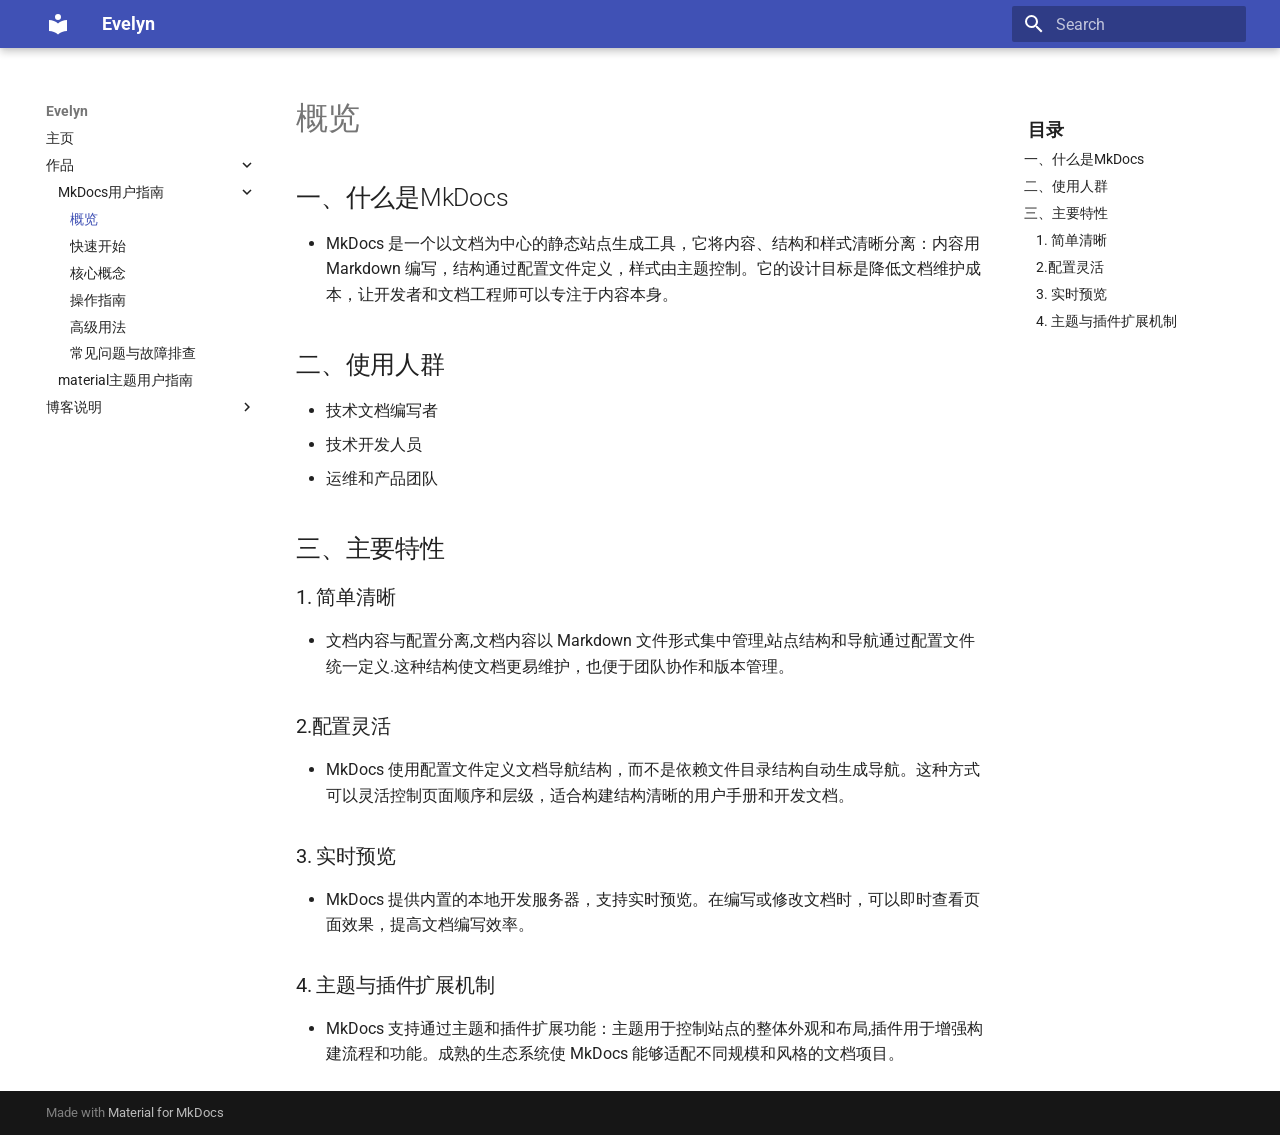
<file: portfolio/mkdocs/introduce/index.html>
<!doctype html>
<html lang="en" class="no-js">
  <head>
    
      <meta charset="utf-8">
      <meta name="viewport" content="width=device-width,initial-scale=1">
      
      
      
      
        <link rel="prev" href="../../..">
      
      
        <link rel="next" href="../quich-start/">
      
      
        
      
      
      <link rel="icon" href="../../../assets/images/favicon.png">
      <meta name="generator" content="mkdocs-1.6.1, mkdocs-material-9.7.1">
    
    
      
        <title>概览 - Evelyn</title>
      
    
    
      <link rel="stylesheet" href="../../../assets/stylesheets/main.484c7ddc.min.css">
      
      


    
    
      
    
    
      
        
        
        <link rel="preconnect" href="https://fonts.gstatic.com" crossorigin>
        <link rel="stylesheet" href="https://fonts.googleapis.com/css?family=Roboto:300,300i,400,400i,700,700i%7CRoboto+Mono:400,400i,700,700i&display=fallback">
        <style>:root{--md-text-font:"Roboto";--md-code-font:"Roboto Mono"}</style>
      
    
    
      <link rel="stylesheet" href="../../../css/extra.css">
    
    <script>__md_scope=new URL("../../..",location),__md_hash=e=>[...e].reduce(((e,_)=>(e<<5)-e+_.charCodeAt(0)),0),__md_get=(e,_=localStorage,t=__md_scope)=>JSON.parse(_.getItem(t.pathname+"."+e)),__md_set=(e,_,t=localStorage,a=__md_scope)=>{try{t.setItem(a.pathname+"."+e,JSON.stringify(_))}catch(e){}}</script>
    
      

    
    
  </head>
  
  
    <body dir="ltr">
  
    
    <input class="md-toggle" data-md-toggle="drawer" type="checkbox" id="__drawer" autocomplete="off">
    <input class="md-toggle" data-md-toggle="search" type="checkbox" id="__search" autocomplete="off">
    <label class="md-overlay" for="__drawer"></label>
    <div data-md-component="skip">
      
        
        <a href="#_1" class="md-skip">
          Skip to content
        </a>
      
    </div>
    <div data-md-component="announce">
      
    </div>
    
    
      

  

<header class="md-header md-header--shadow" data-md-component="header">
  <nav class="md-header__inner md-grid" aria-label="Header">
    <a href="../../.." title="Evelyn" class="md-header__button md-logo" aria-label="Evelyn" data-md-component="logo">
      
  
  <svg xmlns="http://www.w3.org/2000/svg" viewBox="0 0 24 24"><path d="M12 8a3 3 0 0 0 3-3 3 3 0 0 0-3-3 3 3 0 0 0-3 3 3 3 0 0 0 3 3m0 3.54C9.64 9.35 6.5 8 3 8v11c3.5 0 6.64 1.35 9 3.54 2.36-2.19 5.5-3.54 9-3.54V8c-3.5 0-6.64 1.35-9 3.54"/></svg>

    </a>
    <label class="md-header__button md-icon" for="__drawer">
      
      <svg xmlns="http://www.w3.org/2000/svg" viewBox="0 0 24 24"><path d="M3 6h18v2H3zm0 5h18v2H3zm0 5h18v2H3z"/></svg>
    </label>
    <div class="md-header__title" data-md-component="header-title">
      <div class="md-header__ellipsis">
        <div class="md-header__topic">
          <span class="md-ellipsis">
            Evelyn
          </span>
        </div>
        <div class="md-header__topic" data-md-component="header-topic">
          <span class="md-ellipsis">
            
              概览
            
          </span>
        </div>
      </div>
    </div>
    
    
      <script>var palette=__md_get("__palette");if(palette&&palette.color){if("(prefers-color-scheme)"===palette.color.media){var media=matchMedia("(prefers-color-scheme: light)"),input=document.querySelector(media.matches?"[data-md-color-media='(prefers-color-scheme: light)']":"[data-md-color-media='(prefers-color-scheme: dark)']");palette.color.media=input.getAttribute("data-md-color-media"),palette.color.scheme=input.getAttribute("data-md-color-scheme"),palette.color.primary=input.getAttribute("data-md-color-primary"),palette.color.accent=input.getAttribute("data-md-color-accent")}for(var[key,value]of Object.entries(palette.color))document.body.setAttribute("data-md-color-"+key,value)}</script>
    
    
    
      
      
        <label class="md-header__button md-icon" for="__search">
          
          <svg xmlns="http://www.w3.org/2000/svg" viewBox="0 0 24 24"><path d="M9.5 3A6.5 6.5 0 0 1 16 9.5c0 1.61-.59 3.09-1.56 4.23l.27.27h.79l5 5-1.5 1.5-5-5v-.79l-.27-.27A6.52 6.52 0 0 1 9.5 16 6.5 6.5 0 0 1 3 9.5 6.5 6.5 0 0 1 9.5 3m0 2C7 5 5 7 5 9.5S7 14 9.5 14 14 12 14 9.5 12 5 9.5 5"/></svg>
        </label>
        <div class="md-search" data-md-component="search" role="dialog">
  <label class="md-search__overlay" for="__search"></label>
  <div class="md-search__inner" role="search">
    <form class="md-search__form" name="search">
      <input type="text" class="md-search__input" name="query" aria-label="Search" placeholder="Search" autocapitalize="off" autocorrect="off" autocomplete="off" spellcheck="false" data-md-component="search-query" required>
      <label class="md-search__icon md-icon" for="__search">
        
        <svg xmlns="http://www.w3.org/2000/svg" viewBox="0 0 24 24"><path d="M9.5 3A6.5 6.5 0 0 1 16 9.5c0 1.61-.59 3.09-1.56 4.23l.27.27h.79l5 5-1.5 1.5-5-5v-.79l-.27-.27A6.52 6.52 0 0 1 9.5 16 6.5 6.5 0 0 1 3 9.5 6.5 6.5 0 0 1 9.5 3m0 2C7 5 5 7 5 9.5S7 14 9.5 14 14 12 14 9.5 12 5 9.5 5"/></svg>
        
        <svg xmlns="http://www.w3.org/2000/svg" viewBox="0 0 24 24"><path d="M20 11v2H8l5.5 5.5-1.42 1.42L4.16 12l7.92-7.92L13.5 5.5 8 11z"/></svg>
      </label>
      <nav class="md-search__options" aria-label="Search">
        
        <button type="reset" class="md-search__icon md-icon" title="Clear" aria-label="Clear" tabindex="-1">
          
          <svg xmlns="http://www.w3.org/2000/svg" viewBox="0 0 24 24"><path d="M19 6.41 17.59 5 12 10.59 6.41 5 5 6.41 10.59 12 5 17.59 6.41 19 12 13.41 17.59 19 19 17.59 13.41 12z"/></svg>
        </button>
      </nav>
      
    </form>
    <div class="md-search__output">
      <div class="md-search__scrollwrap" tabindex="0" data-md-scrollfix>
        <div class="md-search-result" data-md-component="search-result">
          <div class="md-search-result__meta">
            Initializing search
          </div>
          <ol class="md-search-result__list" role="presentation"></ol>
        </div>
      </div>
    </div>
  </div>
</div>
      
    
    
  </nav>
  
</header>
    
    <div class="md-container" data-md-component="container">
      
      
        
          
        
      
      <main class="md-main" data-md-component="main">
        <div class="md-main__inner md-grid">
          
            
              
              <div class="md-sidebar md-sidebar--primary" data-md-component="sidebar" data-md-type="navigation" >
                <div class="md-sidebar__scrollwrap">
                  <div class="md-sidebar__inner">
                    



<nav class="md-nav md-nav--primary" aria-label="Navigation" data-md-level="0">
  <label class="md-nav__title" for="__drawer">
    <a href="../../.." title="Evelyn" class="md-nav__button md-logo" aria-label="Evelyn" data-md-component="logo">
      
  
  <svg xmlns="http://www.w3.org/2000/svg" viewBox="0 0 24 24"><path d="M12 8a3 3 0 0 0 3-3 3 3 0 0 0-3-3 3 3 0 0 0-3 3 3 3 0 0 0 3 3m0 3.54C9.64 9.35 6.5 8 3 8v11c3.5 0 6.64 1.35 9 3.54 2.36-2.19 5.5-3.54 9-3.54V8c-3.5 0-6.64 1.35-9 3.54"/></svg>

    </a>
    Evelyn
  </label>
  
  <ul class="md-nav__list" data-md-scrollfix>
    
      
      
  
  
  
  
    <li class="md-nav__item">
      <a href="../../.." class="md-nav__link">
        
  
  
  <span class="md-ellipsis">
    
  
    主页
  

    
  </span>
  
  

      </a>
    </li>
  

    
      
      
  
  
    
  
  
  
    
    
    
    
    
    <li class="md-nav__item md-nav__item--active md-nav__item--nested">
      
        
        
        <input class="md-nav__toggle md-toggle " type="checkbox" id="__nav_2" checked>
        
          
          <label class="md-nav__link" for="__nav_2" id="__nav_2_label" tabindex="0">
            
  
  
  <span class="md-ellipsis">
    
  
    作品
  

    
  </span>
  
  

            <span class="md-nav__icon md-icon"></span>
          </label>
        
        <nav class="md-nav" data-md-level="1" aria-labelledby="__nav_2_label" aria-expanded="true">
          <label class="md-nav__title" for="__nav_2">
            <span class="md-nav__icon md-icon"></span>
            
  
    作品
  

          </label>
          <ul class="md-nav__list" data-md-scrollfix>
            
              
                
  
  
    
  
  
  
    
    
    
    
    
    <li class="md-nav__item md-nav__item--active md-nav__item--nested">
      
        
        
        <input class="md-nav__toggle md-toggle " type="checkbox" id="__nav_2_1" checked>
        
          
          <label class="md-nav__link" for="__nav_2_1" id="__nav_2_1_label" tabindex="0">
            
  
  
  <span class="md-ellipsis">
    
  
    MkDocs用户指南
  

    
  </span>
  
  

            <span class="md-nav__icon md-icon"></span>
          </label>
        
        <nav class="md-nav" data-md-level="2" aria-labelledby="__nav_2_1_label" aria-expanded="true">
          <label class="md-nav__title" for="__nav_2_1">
            <span class="md-nav__icon md-icon"></span>
            
  
    MkDocs用户指南
  

          </label>
          <ul class="md-nav__list" data-md-scrollfix>
            
              
                
  
  
    
  
  
  
    <li class="md-nav__item md-nav__item--active">
      
      <input class="md-nav__toggle md-toggle" type="checkbox" id="__toc">
      
      
        
      
      
        <label class="md-nav__link md-nav__link--active" for="__toc">
          
  
  
  <span class="md-ellipsis">
    
  
    概览
  

    
  </span>
  
  

          <span class="md-nav__icon md-icon"></span>
        </label>
      
      <a href="./" class="md-nav__link md-nav__link--active">
        
  
  
  <span class="md-ellipsis">
    
  
    概览
  

    
  </span>
  
  

      </a>
      
        

<nav class="md-nav md-nav--secondary" aria-label="Table of contents">
  
  
  
    
  
  
    <label class="md-nav__title" for="__toc">
      <span class="md-nav__icon md-icon"></span>
      Table of contents
    </label>
    <ul class="md-nav__list" data-md-component="toc" data-md-scrollfix>
      
        <li class="md-nav__item">
  <a href="#mkdocs" class="md-nav__link">
    <span class="md-ellipsis">
      
        一、什么是MkDocs
      
    </span>
  </a>
  
</li>
      
        <li class="md-nav__item">
  <a href="#_2" class="md-nav__link">
    <span class="md-ellipsis">
      
        二、使用人群
      
    </span>
  </a>
  
</li>
      
        <li class="md-nav__item">
  <a href="#_3" class="md-nav__link">
    <span class="md-ellipsis">
      
        三、主要特性
      
    </span>
  </a>
  
    <nav class="md-nav" aria-label="三、主要特性">
      <ul class="md-nav__list">
        
          <li class="md-nav__item">
  <a href="#1" class="md-nav__link">
    <span class="md-ellipsis">
      
        1. 简单清晰
      
    </span>
  </a>
  
</li>
        
          <li class="md-nav__item">
  <a href="#2" class="md-nav__link">
    <span class="md-ellipsis">
      
        2.配置灵活
      
    </span>
  </a>
  
</li>
        
          <li class="md-nav__item">
  <a href="#3" class="md-nav__link">
    <span class="md-ellipsis">
      
        3. 实时预览
      
    </span>
  </a>
  
</li>
        
          <li class="md-nav__item">
  <a href="#4" class="md-nav__link">
    <span class="md-ellipsis">
      
        4. 主题与插件扩展机制
      
    </span>
  </a>
  
</li>
        
      </ul>
    </nav>
  
</li>
      
    </ul>
  
</nav>
      
    </li>
  

              
            
              
                
  
  
  
  
    <li class="md-nav__item">
      <a href="../quich-start/" class="md-nav__link">
        
  
  
  <span class="md-ellipsis">
    
  
    快速开始
  

    
  </span>
  
  

      </a>
    </li>
  

              
            
              
                
  
  
  
  
    <li class="md-nav__item">
      <a href="../concepts/" class="md-nav__link">
        
  
  
  <span class="md-ellipsis">
    
  
    核心概念
  

    
  </span>
  
  

      </a>
    </li>
  

              
            
              
                
  
  
  
  
    <li class="md-nav__item">
      <a href="../how-to-guide/" class="md-nav__link">
        
  
  
  <span class="md-ellipsis">
    
  
    操作指南
  

    
  </span>
  
  

      </a>
    </li>
  

              
            
              
                
  
  
  
  
    <li class="md-nav__item">
      <a href="../advance-usage/" class="md-nav__link">
        
  
  
  <span class="md-ellipsis">
    
  
    高级用法
  

    
  </span>
  
  

      </a>
    </li>
  

              
            
              
                
  
  
  
  
    <li class="md-nav__item">
      <a href="../troubleshooting/" class="md-nav__link">
        
  
  
  <span class="md-ellipsis">
    
  
    常见问题与故障排查
  

    
  </span>
  
  

      </a>
    </li>
  

              
            
          </ul>
        </nav>
      
    </li>
  

              
            
              
                
  
  
  
  
    <li class="md-nav__item">
      <a href="../../material/introduce/" class="md-nav__link">
        
  
  
  <span class="md-ellipsis">
    
  
    material主题用户指南
  

    
  </span>
  
  

      </a>
    </li>
  

              
            
          </ul>
        </nav>
      
    </li>
  

    
      
      
  
  
  
  
    
    
    
    
    
    <li class="md-nav__item md-nav__item--nested">
      
        
        
        <input class="md-nav__toggle md-toggle " type="checkbox" id="__nav_3" >
        
          
          <label class="md-nav__link" for="__nav_3" id="__nav_3_label" tabindex="0">
            
  
  
  <span class="md-ellipsis">
    
  
    博客说明
  

    
  </span>
  
  

            <span class="md-nav__icon md-icon"></span>
          </label>
        
        <nav class="md-nav" data-md-level="1" aria-labelledby="__nav_3_label" aria-expanded="false">
          <label class="md-nav__title" for="__nav_3">
            <span class="md-nav__icon md-icon"></span>
            
  
    博客说明
  

          </label>
          <ul class="md-nav__list" data-md-scrollfix>
            
              
                
  
  
  
  
    <li class="md-nav__item">
      <a href="../../../about/rules/" class="md-nav__link">
        
  
  
  <span class="md-ellipsis">
    
  
    格式规定
  

    
  </span>
  
  

      </a>
    </li>
  

              
            
              
                
  
  
  
  
    <li class="md-nav__item">
      <a href="../../../about/git-command/" class="md-nav__link">
        
  
  
  <span class="md-ellipsis">
    
  
    常用git命令
  

    
  </span>
  
  

      </a>
    </li>
  

              
            
          </ul>
        </nav>
      
    </li>
  

    
  </ul>
</nav>
                  </div>
                </div>
              </div>
            
            
              
              <div class="md-sidebar md-sidebar--secondary" data-md-component="sidebar" data-md-type="toc" >
                <div class="md-sidebar__scrollwrap">
                  <div class="md-sidebar__inner">
                    

<nav class="md-nav md-nav--secondary" aria-label="Table of contents">
  
  
  
    
  
  
    <label class="md-nav__title" for="__toc">
      <span class="md-nav__icon md-icon"></span>
      Table of contents
    </label>
    <ul class="md-nav__list" data-md-component="toc" data-md-scrollfix>
      
        <li class="md-nav__item">
  <a href="#mkdocs" class="md-nav__link">
    <span class="md-ellipsis">
      
        一、什么是MkDocs
      
    </span>
  </a>
  
</li>
      
        <li class="md-nav__item">
  <a href="#_2" class="md-nav__link">
    <span class="md-ellipsis">
      
        二、使用人群
      
    </span>
  </a>
  
</li>
      
        <li class="md-nav__item">
  <a href="#_3" class="md-nav__link">
    <span class="md-ellipsis">
      
        三、主要特性
      
    </span>
  </a>
  
    <nav class="md-nav" aria-label="三、主要特性">
      <ul class="md-nav__list">
        
          <li class="md-nav__item">
  <a href="#1" class="md-nav__link">
    <span class="md-ellipsis">
      
        1. 简单清晰
      
    </span>
  </a>
  
</li>
        
          <li class="md-nav__item">
  <a href="#2" class="md-nav__link">
    <span class="md-ellipsis">
      
        2.配置灵活
      
    </span>
  </a>
  
</li>
        
          <li class="md-nav__item">
  <a href="#3" class="md-nav__link">
    <span class="md-ellipsis">
      
        3. 实时预览
      
    </span>
  </a>
  
</li>
        
          <li class="md-nav__item">
  <a href="#4" class="md-nav__link">
    <span class="md-ellipsis">
      
        4. 主题与插件扩展机制
      
    </span>
  </a>
  
</li>
        
      </ul>
    </nav>
  
</li>
      
    </ul>
  
</nav>
                  </div>
                </div>
              </div>
            
          
          
            <div class="md-content" data-md-component="content">
              
              <article class="md-content__inner md-typeset">
                
                  



<h1 id="_1">概览</h1>
<h2 id="mkdocs">一、什么是MkDocs</h2>
<ul>
<li>MkDocs 是一个以文档为中心的静态站点生成工具，它将内容、结构和样式清晰分离：内容用 Markdown 编写，结构通过配置文件定义，样式由主题控制。它的设计目标是降低文档维护成本，让开发者和文档工程师可以专注于内容本身。</li>
</ul>
<h2 id="_2">二、使用人群</h2>
<ul>
<li>技术文档编写者 </li>
<li>技术开发人员</li>
<li>运维和产品团队</li>
</ul>
<h2 id="_3">三、主要特性</h2>
<h3 id="1">1. 简单清晰</h3>
<ul>
<li>文档内容与配置分离,文档内容以 Markdown 文件形式集中管理,站点结构和导航通过配置文件统一定义.这种结构使文档更易维护，也便于团队协作和版本管理。</li>
</ul>
<h3 id="2">2.配置灵活</h3>
<ul>
<li>MkDocs 使用配置文件定义文档导航结构，而不是依赖文件目录结构自动生成导航。这种方式可以灵活控制页面顺序和层级，适合构建结构清晰的用户手册和开发文档。</li>
</ul>
<h3 id="3">3. 实时预览</h3>
<ul>
<li>MkDocs 提供内置的本地开发服务器，支持实时预览。在编写或修改文档时，可以即时查看页面效果，提高文档编写效率。</li>
</ul>
<h3 id="4">4. 主题与插件扩展机制</h3>
<ul>
<li>MkDocs 支持通过主题和插件扩展功能：主题用于控制站点的整体外观和布局,插件用于增强构建流程和功能。成熟的生态系统使 MkDocs 能够适配不同规模和风格的文档项目。</li>
</ul>












                
              </article>
            </div>
          
          
<script>var target=document.getElementById(location.hash.slice(1));target&&target.name&&(target.checked=target.name.startsWith("__tabbed_"))</script>
        </div>
        
      </main>
      
        <footer class="md-footer">
  
  <div class="md-footer-meta md-typeset">
    <div class="md-footer-meta__inner md-grid">
      <div class="md-copyright">
  
  
    Made with
    <a href="https://squidfunk.github.io/mkdocs-material/" target="_blank" rel="noopener">
      Material for MkDocs
    </a>
  
</div>
      
    </div>
  </div>
</footer>
      
    </div>
    <div class="md-dialog" data-md-component="dialog">
      <div class="md-dialog__inner md-typeset"></div>
    </div>
    
    
    
      
      
      <script id="__config" type="application/json">{"annotate": null, "base": "../../..", "features": [], "search": "../../../assets/javascripts/workers/search.2c215733.min.js", "tags": null, "translations": {"clipboard.copied": "Copied to clipboard", "clipboard.copy": "Copy to clipboard", "search.result.more.one": "1 more on this page", "search.result.more.other": "# more on this page", "search.result.none": "No matching documents", "search.result.one": "1 matching document", "search.result.other": "# matching documents", "search.result.placeholder": "Type to start searching", "search.result.term.missing": "Missing", "select.version": "Select version"}, "version": null}</script>
    
    
      <script src="../../../assets/javascripts/bundle.79ae519e.min.js"></script>
      
    
  </body>
</html>
</file>
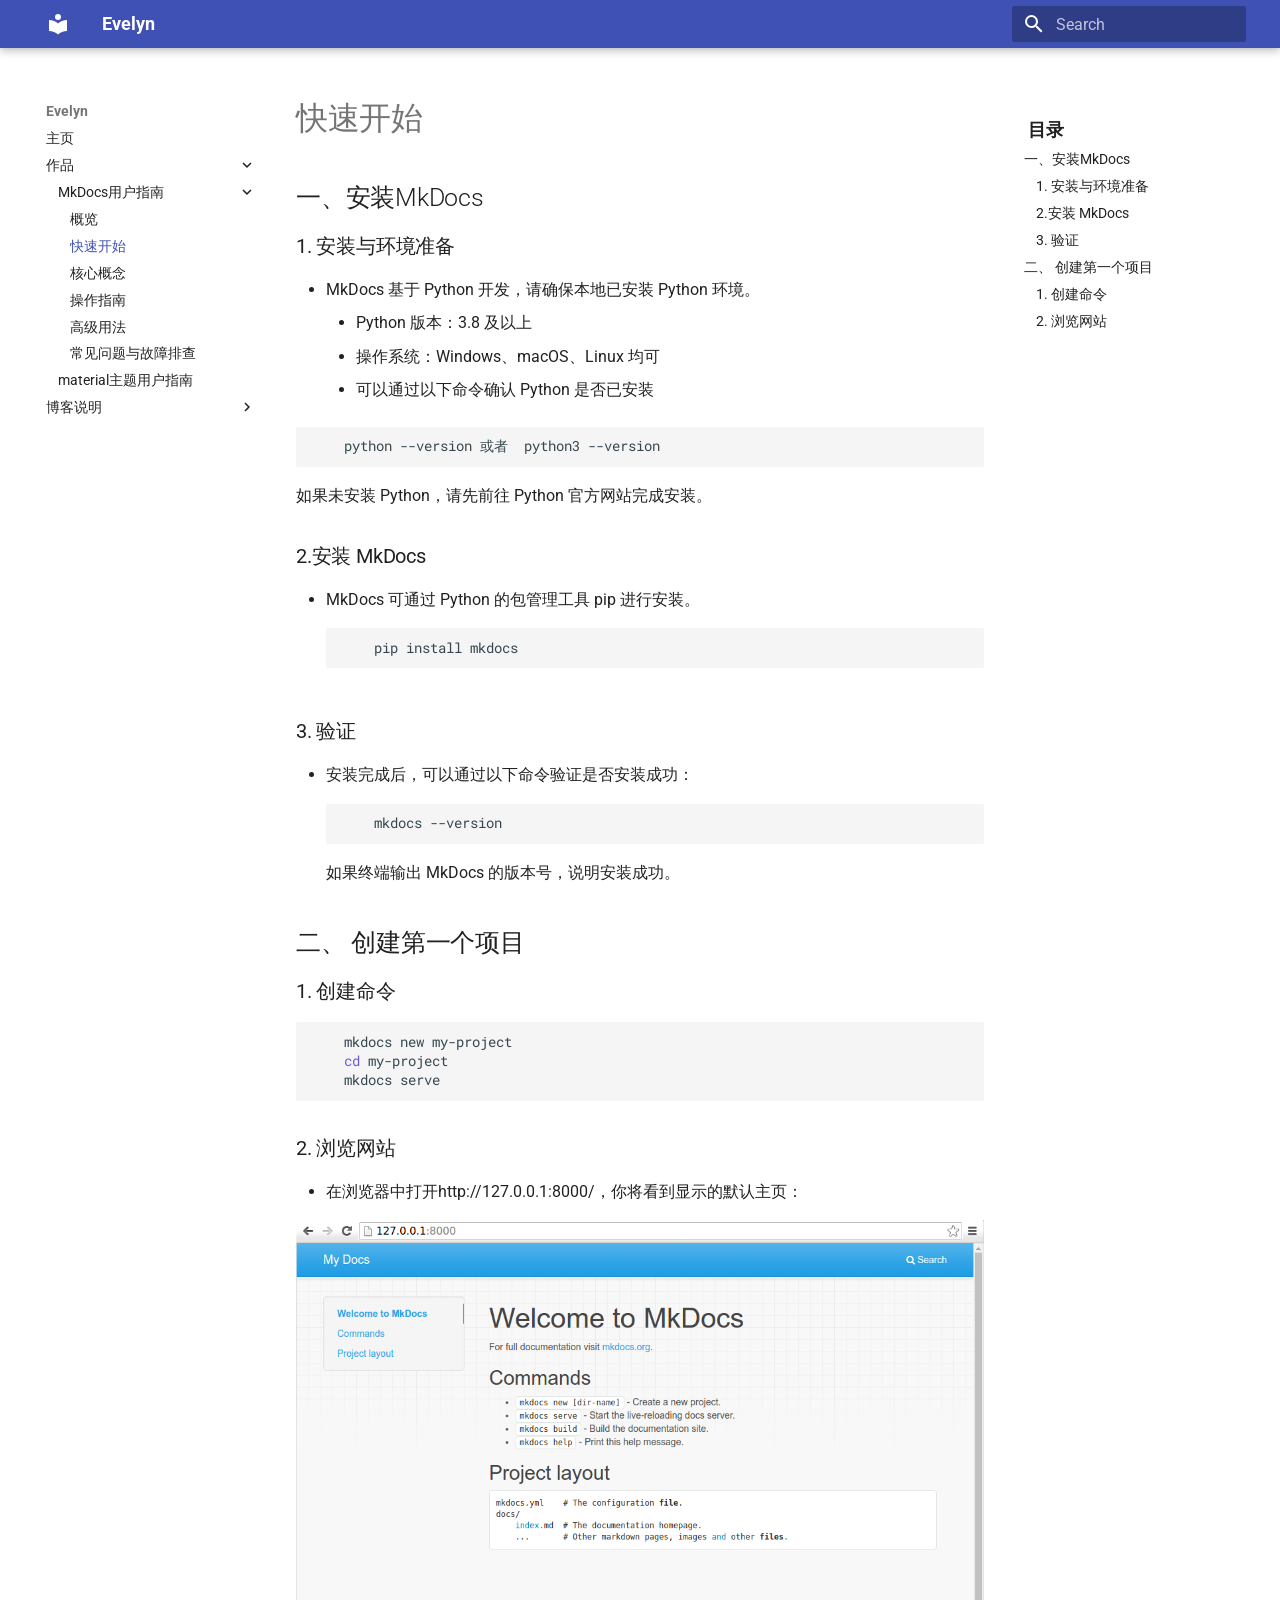
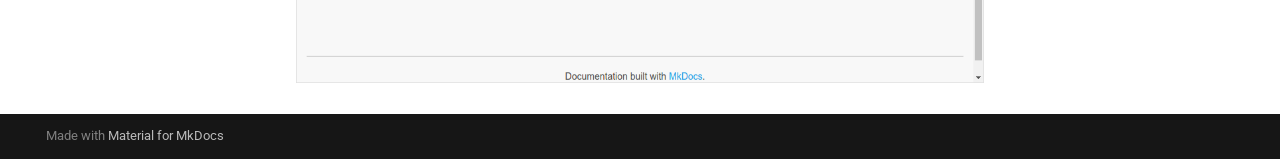
<file: portfolio/mkdocs/quich-start/index.html>
<!doctype html>
<html lang="en" class="no-js">
  <head>
    
      <meta charset="utf-8">
      <meta name="viewport" content="width=device-width,initial-scale=1">
      
      
      
      
        <link rel="prev" href="../introduce/">
      
      
        <link rel="next" href="../concepts/">
      
      
        
      
      
      <link rel="icon" href="../../../assets/images/favicon.png">
      <meta name="generator" content="mkdocs-1.6.1, mkdocs-material-9.7.1">
    
    
      
        <title>快速开始 - Evelyn</title>
      
    
    
      <link rel="stylesheet" href="../../../assets/stylesheets/main.484c7ddc.min.css">
      
      


    
    
      
    
    
      
        
        
        <link rel="preconnect" href="https://fonts.gstatic.com" crossorigin>
        <link rel="stylesheet" href="https://fonts.googleapis.com/css?family=Roboto:300,300i,400,400i,700,700i%7CRoboto+Mono:400,400i,700,700i&display=fallback">
        <style>:root{--md-text-font:"Roboto";--md-code-font:"Roboto Mono"}</style>
      
    
    
      <link rel="stylesheet" href="../../../css/extra.css">
    
    <script>__md_scope=new URL("../../..",location),__md_hash=e=>[...e].reduce(((e,_)=>(e<<5)-e+_.charCodeAt(0)),0),__md_get=(e,_=localStorage,t=__md_scope)=>JSON.parse(_.getItem(t.pathname+"."+e)),__md_set=(e,_,t=localStorage,a=__md_scope)=>{try{t.setItem(a.pathname+"."+e,JSON.stringify(_))}catch(e){}}</script>
    
      

    
    
  </head>
  
  
    <body dir="ltr">
  
    
    <input class="md-toggle" data-md-toggle="drawer" type="checkbox" id="__drawer" autocomplete="off">
    <input class="md-toggle" data-md-toggle="search" type="checkbox" id="__search" autocomplete="off">
    <label class="md-overlay" for="__drawer"></label>
    <div data-md-component="skip">
      
        
        <a href="#_1" class="md-skip">
          Skip to content
        </a>
      
    </div>
    <div data-md-component="announce">
      
    </div>
    
    
      

  

<header class="md-header md-header--shadow" data-md-component="header">
  <nav class="md-header__inner md-grid" aria-label="Header">
    <a href="../../.." title="Evelyn" class="md-header__button md-logo" aria-label="Evelyn" data-md-component="logo">
      
  
  <svg xmlns="http://www.w3.org/2000/svg" viewBox="0 0 24 24"><path d="M12 8a3 3 0 0 0 3-3 3 3 0 0 0-3-3 3 3 0 0 0-3 3 3 3 0 0 0 3 3m0 3.54C9.64 9.35 6.5 8 3 8v11c3.5 0 6.64 1.35 9 3.54 2.36-2.19 5.5-3.54 9-3.54V8c-3.5 0-6.64 1.35-9 3.54"/></svg>

    </a>
    <label class="md-header__button md-icon" for="__drawer">
      
      <svg xmlns="http://www.w3.org/2000/svg" viewBox="0 0 24 24"><path d="M3 6h18v2H3zm0 5h18v2H3zm0 5h18v2H3z"/></svg>
    </label>
    <div class="md-header__title" data-md-component="header-title">
      <div class="md-header__ellipsis">
        <div class="md-header__topic">
          <span class="md-ellipsis">
            Evelyn
          </span>
        </div>
        <div class="md-header__topic" data-md-component="header-topic">
          <span class="md-ellipsis">
            
              快速开始
            
          </span>
        </div>
      </div>
    </div>
    
    
      <script>var palette=__md_get("__palette");if(palette&&palette.color){if("(prefers-color-scheme)"===palette.color.media){var media=matchMedia("(prefers-color-scheme: light)"),input=document.querySelector(media.matches?"[data-md-color-media='(prefers-color-scheme: light)']":"[data-md-color-media='(prefers-color-scheme: dark)']");palette.color.media=input.getAttribute("data-md-color-media"),palette.color.scheme=input.getAttribute("data-md-color-scheme"),palette.color.primary=input.getAttribute("data-md-color-primary"),palette.color.accent=input.getAttribute("data-md-color-accent")}for(var[key,value]of Object.entries(palette.color))document.body.setAttribute("data-md-color-"+key,value)}</script>
    
    
    
      
      
        <label class="md-header__button md-icon" for="__search">
          
          <svg xmlns="http://www.w3.org/2000/svg" viewBox="0 0 24 24"><path d="M9.5 3A6.5 6.5 0 0 1 16 9.5c0 1.61-.59 3.09-1.56 4.23l.27.27h.79l5 5-1.5 1.5-5-5v-.79l-.27-.27A6.52 6.52 0 0 1 9.5 16 6.5 6.5 0 0 1 3 9.5 6.5 6.5 0 0 1 9.5 3m0 2C7 5 5 7 5 9.5S7 14 9.5 14 14 12 14 9.5 12 5 9.5 5"/></svg>
        </label>
        <div class="md-search" data-md-component="search" role="dialog">
  <label class="md-search__overlay" for="__search"></label>
  <div class="md-search__inner" role="search">
    <form class="md-search__form" name="search">
      <input type="text" class="md-search__input" name="query" aria-label="Search" placeholder="Search" autocapitalize="off" autocorrect="off" autocomplete="off" spellcheck="false" data-md-component="search-query" required>
      <label class="md-search__icon md-icon" for="__search">
        
        <svg xmlns="http://www.w3.org/2000/svg" viewBox="0 0 24 24"><path d="M9.5 3A6.5 6.5 0 0 1 16 9.5c0 1.61-.59 3.09-1.56 4.23l.27.27h.79l5 5-1.5 1.5-5-5v-.79l-.27-.27A6.52 6.52 0 0 1 9.5 16 6.5 6.5 0 0 1 3 9.5 6.5 6.5 0 0 1 9.5 3m0 2C7 5 5 7 5 9.5S7 14 9.5 14 14 12 14 9.5 12 5 9.5 5"/></svg>
        
        <svg xmlns="http://www.w3.org/2000/svg" viewBox="0 0 24 24"><path d="M20 11v2H8l5.5 5.5-1.42 1.42L4.16 12l7.92-7.92L13.5 5.5 8 11z"/></svg>
      </label>
      <nav class="md-search__options" aria-label="Search">
        
        <button type="reset" class="md-search__icon md-icon" title="Clear" aria-label="Clear" tabindex="-1">
          
          <svg xmlns="http://www.w3.org/2000/svg" viewBox="0 0 24 24"><path d="M19 6.41 17.59 5 12 10.59 6.41 5 5 6.41 10.59 12 5 17.59 6.41 19 12 13.41 17.59 19 19 17.59 13.41 12z"/></svg>
        </button>
      </nav>
      
    </form>
    <div class="md-search__output">
      <div class="md-search__scrollwrap" tabindex="0" data-md-scrollfix>
        <div class="md-search-result" data-md-component="search-result">
          <div class="md-search-result__meta">
            Initializing search
          </div>
          <ol class="md-search-result__list" role="presentation"></ol>
        </div>
      </div>
    </div>
  </div>
</div>
      
    
    
  </nav>
  
</header>
    
    <div class="md-container" data-md-component="container">
      
      
        
          
        
      
      <main class="md-main" data-md-component="main">
        <div class="md-main__inner md-grid">
          
            
              
              <div class="md-sidebar md-sidebar--primary" data-md-component="sidebar" data-md-type="navigation" >
                <div class="md-sidebar__scrollwrap">
                  <div class="md-sidebar__inner">
                    



<nav class="md-nav md-nav--primary" aria-label="Navigation" data-md-level="0">
  <label class="md-nav__title" for="__drawer">
    <a href="../../.." title="Evelyn" class="md-nav__button md-logo" aria-label="Evelyn" data-md-component="logo">
      
  
  <svg xmlns="http://www.w3.org/2000/svg" viewBox="0 0 24 24"><path d="M12 8a3 3 0 0 0 3-3 3 3 0 0 0-3-3 3 3 0 0 0-3 3 3 3 0 0 0 3 3m0 3.54C9.64 9.35 6.5 8 3 8v11c3.5 0 6.64 1.35 9 3.54 2.36-2.19 5.5-3.54 9-3.54V8c-3.5 0-6.64 1.35-9 3.54"/></svg>

    </a>
    Evelyn
  </label>
  
  <ul class="md-nav__list" data-md-scrollfix>
    
      
      
  
  
  
  
    <li class="md-nav__item">
      <a href="../../.." class="md-nav__link">
        
  
  
  <span class="md-ellipsis">
    
  
    主页
  

    
  </span>
  
  

      </a>
    </li>
  

    
      
      
  
  
    
  
  
  
    
    
    
    
    
    <li class="md-nav__item md-nav__item--active md-nav__item--nested">
      
        
        
        <input class="md-nav__toggle md-toggle " type="checkbox" id="__nav_2" checked>
        
          
          <label class="md-nav__link" for="__nav_2" id="__nav_2_label" tabindex="0">
            
  
  
  <span class="md-ellipsis">
    
  
    作品
  

    
  </span>
  
  

            <span class="md-nav__icon md-icon"></span>
          </label>
        
        <nav class="md-nav" data-md-level="1" aria-labelledby="__nav_2_label" aria-expanded="true">
          <label class="md-nav__title" for="__nav_2">
            <span class="md-nav__icon md-icon"></span>
            
  
    作品
  

          </label>
          <ul class="md-nav__list" data-md-scrollfix>
            
              
                
  
  
    
  
  
  
    
    
    
    
    
    <li class="md-nav__item md-nav__item--active md-nav__item--nested">
      
        
        
        <input class="md-nav__toggle md-toggle " type="checkbox" id="__nav_2_1" checked>
        
          
          <label class="md-nav__link" for="__nav_2_1" id="__nav_2_1_label" tabindex="0">
            
  
  
  <span class="md-ellipsis">
    
  
    MkDocs用户指南
  

    
  </span>
  
  

            <span class="md-nav__icon md-icon"></span>
          </label>
        
        <nav class="md-nav" data-md-level="2" aria-labelledby="__nav_2_1_label" aria-expanded="true">
          <label class="md-nav__title" for="__nav_2_1">
            <span class="md-nav__icon md-icon"></span>
            
  
    MkDocs用户指南
  

          </label>
          <ul class="md-nav__list" data-md-scrollfix>
            
              
                
  
  
  
  
    <li class="md-nav__item">
      <a href="../introduce/" class="md-nav__link">
        
  
  
  <span class="md-ellipsis">
    
  
    概览
  

    
  </span>
  
  

      </a>
    </li>
  

              
            
              
                
  
  
    
  
  
  
    <li class="md-nav__item md-nav__item--active">
      
      <input class="md-nav__toggle md-toggle" type="checkbox" id="__toc">
      
      
        
      
      
        <label class="md-nav__link md-nav__link--active" for="__toc">
          
  
  
  <span class="md-ellipsis">
    
  
    快速开始
  

    
  </span>
  
  

          <span class="md-nav__icon md-icon"></span>
        </label>
      
      <a href="./" class="md-nav__link md-nav__link--active">
        
  
  
  <span class="md-ellipsis">
    
  
    快速开始
  

    
  </span>
  
  

      </a>
      
        

<nav class="md-nav md-nav--secondary" aria-label="Table of contents">
  
  
  
    
  
  
    <label class="md-nav__title" for="__toc">
      <span class="md-nav__icon md-icon"></span>
      Table of contents
    </label>
    <ul class="md-nav__list" data-md-component="toc" data-md-scrollfix>
      
        <li class="md-nav__item">
  <a href="#mkdocs" class="md-nav__link">
    <span class="md-ellipsis">
      
        一、安装MkDocs
      
    </span>
  </a>
  
    <nav class="md-nav" aria-label="一、安装MkDocs">
      <ul class="md-nav__list">
        
          <li class="md-nav__item">
  <a href="#1" class="md-nav__link">
    <span class="md-ellipsis">
      
        1. 安装与环境准备
      
    </span>
  </a>
  
</li>
        
          <li class="md-nav__item">
  <a href="#2-mkdocs" class="md-nav__link">
    <span class="md-ellipsis">
      
        2.安装 MkDocs
      
    </span>
  </a>
  
</li>
        
          <li class="md-nav__item">
  <a href="#3" class="md-nav__link">
    <span class="md-ellipsis">
      
        3. 验证
      
    </span>
  </a>
  
</li>
        
      </ul>
    </nav>
  
</li>
      
        <li class="md-nav__item">
  <a href="#_2" class="md-nav__link">
    <span class="md-ellipsis">
      
        二、 创建第一个项目
      
    </span>
  </a>
  
    <nav class="md-nav" aria-label="二、 创建第一个项目">
      <ul class="md-nav__list">
        
          <li class="md-nav__item">
  <a href="#1_1" class="md-nav__link">
    <span class="md-ellipsis">
      
        1. 创建命令
      
    </span>
  </a>
  
</li>
        
          <li class="md-nav__item">
  <a href="#2" class="md-nav__link">
    <span class="md-ellipsis">
      
        2. 浏览网站
      
    </span>
  </a>
  
</li>
        
      </ul>
    </nav>
  
</li>
      
    </ul>
  
</nav>
      
    </li>
  

              
            
              
                
  
  
  
  
    <li class="md-nav__item">
      <a href="../concepts/" class="md-nav__link">
        
  
  
  <span class="md-ellipsis">
    
  
    核心概念
  

    
  </span>
  
  

      </a>
    </li>
  

              
            
              
                
  
  
  
  
    <li class="md-nav__item">
      <a href="../how-to-guide/" class="md-nav__link">
        
  
  
  <span class="md-ellipsis">
    
  
    操作指南
  

    
  </span>
  
  

      </a>
    </li>
  

              
            
              
                
  
  
  
  
    <li class="md-nav__item">
      <a href="../advance-usage/" class="md-nav__link">
        
  
  
  <span class="md-ellipsis">
    
  
    高级用法
  

    
  </span>
  
  

      </a>
    </li>
  

              
            
              
                
  
  
  
  
    <li class="md-nav__item">
      <a href="../troubleshooting/" class="md-nav__link">
        
  
  
  <span class="md-ellipsis">
    
  
    常见问题与故障排查
  

    
  </span>
  
  

      </a>
    </li>
  

              
            
          </ul>
        </nav>
      
    </li>
  

              
            
              
                
  
  
  
  
    <li class="md-nav__item">
      <a href="../../material/introduce/" class="md-nav__link">
        
  
  
  <span class="md-ellipsis">
    
  
    material主题用户指南
  

    
  </span>
  
  

      </a>
    </li>
  

              
            
          </ul>
        </nav>
      
    </li>
  

    
      
      
  
  
  
  
    
    
    
    
    
    <li class="md-nav__item md-nav__item--nested">
      
        
        
        <input class="md-nav__toggle md-toggle " type="checkbox" id="__nav_3" >
        
          
          <label class="md-nav__link" for="__nav_3" id="__nav_3_label" tabindex="0">
            
  
  
  <span class="md-ellipsis">
    
  
    博客说明
  

    
  </span>
  
  

            <span class="md-nav__icon md-icon"></span>
          </label>
        
        <nav class="md-nav" data-md-level="1" aria-labelledby="__nav_3_label" aria-expanded="false">
          <label class="md-nav__title" for="__nav_3">
            <span class="md-nav__icon md-icon"></span>
            
  
    博客说明
  

          </label>
          <ul class="md-nav__list" data-md-scrollfix>
            
              
                
  
  
  
  
    <li class="md-nav__item">
      <a href="../../../about/rules/" class="md-nav__link">
        
  
  
  <span class="md-ellipsis">
    
  
    格式规定
  

    
  </span>
  
  

      </a>
    </li>
  

              
            
              
                
  
  
  
  
    <li class="md-nav__item">
      <a href="../../../about/git-command/" class="md-nav__link">
        
  
  
  <span class="md-ellipsis">
    
  
    常用git命令
  

    
  </span>
  
  

      </a>
    </li>
  

              
            
          </ul>
        </nav>
      
    </li>
  

    
  </ul>
</nav>
                  </div>
                </div>
              </div>
            
            
              
              <div class="md-sidebar md-sidebar--secondary" data-md-component="sidebar" data-md-type="toc" >
                <div class="md-sidebar__scrollwrap">
                  <div class="md-sidebar__inner">
                    

<nav class="md-nav md-nav--secondary" aria-label="Table of contents">
  
  
  
    
  
  
    <label class="md-nav__title" for="__toc">
      <span class="md-nav__icon md-icon"></span>
      Table of contents
    </label>
    <ul class="md-nav__list" data-md-component="toc" data-md-scrollfix>
      
        <li class="md-nav__item">
  <a href="#mkdocs" class="md-nav__link">
    <span class="md-ellipsis">
      
        一、安装MkDocs
      
    </span>
  </a>
  
    <nav class="md-nav" aria-label="一、安装MkDocs">
      <ul class="md-nav__list">
        
          <li class="md-nav__item">
  <a href="#1" class="md-nav__link">
    <span class="md-ellipsis">
      
        1. 安装与环境准备
      
    </span>
  </a>
  
</li>
        
          <li class="md-nav__item">
  <a href="#2-mkdocs" class="md-nav__link">
    <span class="md-ellipsis">
      
        2.安装 MkDocs
      
    </span>
  </a>
  
</li>
        
          <li class="md-nav__item">
  <a href="#3" class="md-nav__link">
    <span class="md-ellipsis">
      
        3. 验证
      
    </span>
  </a>
  
</li>
        
      </ul>
    </nav>
  
</li>
      
        <li class="md-nav__item">
  <a href="#_2" class="md-nav__link">
    <span class="md-ellipsis">
      
        二、 创建第一个项目
      
    </span>
  </a>
  
    <nav class="md-nav" aria-label="二、 创建第一个项目">
      <ul class="md-nav__list">
        
          <li class="md-nav__item">
  <a href="#1_1" class="md-nav__link">
    <span class="md-ellipsis">
      
        1. 创建命令
      
    </span>
  </a>
  
</li>
        
          <li class="md-nav__item">
  <a href="#2" class="md-nav__link">
    <span class="md-ellipsis">
      
        2. 浏览网站
      
    </span>
  </a>
  
</li>
        
      </ul>
    </nav>
  
</li>
      
    </ul>
  
</nav>
                  </div>
                </div>
              </div>
            
          
          
            <div class="md-content" data-md-component="content">
              
              <article class="md-content__inner md-typeset">
                
                  



<h1 id="_1">快速开始</h1>
<h2 id="mkdocs">一、安装MkDocs</h2>
<h3 id="1">1. 安装与环境准备</h3>
<ul>
<li>MkDocs 基于 Python 开发，请确保本地已安装 Python 环境。<ul>
<li>Python 版本：3.8 及以上</li>
<li>操作系统：Windows、macOS、Linux 均可</li>
<li>可以通过以下命令确认 Python 是否已安装</li>
</ul>
</li>
</ul>
<p><div class="highlight"><pre><span></span><code><span class="w">    </span>python<span class="w"> </span>--version<span class="w"> </span>或者<span class="w">  </span>python3<span class="w"> </span>--version
</code></pre></div>
如果未安装 Python，请先前往 Python 官方网站完成安装。</p>
<h3 id="2-mkdocs">2.安装 MkDocs</h3>
<ul>
<li>MkDocs 可通过 Python 的包管理工具 pip 进行安装。
<div class="highlight"><pre><span></span><code><span class="w">    </span>pip<span class="w"> </span>install<span class="w"> </span>mkdocs
</code></pre></div></li>
</ul>
<h3 id="3">3. 验证</h3>
<ul>
<li>安装完成后，可以通过以下命令验证是否安装成功：
<div class="highlight"><pre><span></span><code><span class="w">    </span>mkdocs<span class="w"> </span>--version
</code></pre></div>
如果终端输出 MkDocs 的版本号，说明安装成功。</li>
</ul>
<h2 id="_2">二、 创建第一个项目</h2>
<h3 id="1_1">1. 创建命令</h3>
<div class="highlight"><pre><span></span><code><span class="w">    </span>mkdocs<span class="w"> </span>new<span class="w"> </span>my-project
<span class="w">    </span><span class="nb">cd</span><span class="w"> </span>my-project
<span class="w">    </span>mkdocs<span class="w"> </span>serve
</code></pre></div>
<h3 id="2">2. 浏览网站</h3>
<ul>
<li>在浏览器中打开http://127.0.0.1:8000/，你将看到显示的默认主页：</li>
</ul>
<p><img alt="first program" src="../../../pitcures/firstProgram.jpg" /></p>












                
              </article>
            </div>
          
          
<script>var target=document.getElementById(location.hash.slice(1));target&&target.name&&(target.checked=target.name.startsWith("__tabbed_"))</script>
        </div>
        
      </main>
      
        <footer class="md-footer">
  
  <div class="md-footer-meta md-typeset">
    <div class="md-footer-meta__inner md-grid">
      <div class="md-copyright">
  
  
    Made with
    <a href="https://squidfunk.github.io/mkdocs-material/" target="_blank" rel="noopener">
      Material for MkDocs
    </a>
  
</div>
      
    </div>
  </div>
</footer>
      
    </div>
    <div class="md-dialog" data-md-component="dialog">
      <div class="md-dialog__inner md-typeset"></div>
    </div>
    
    
    
      
      
      <script id="__config" type="application/json">{"annotate": null, "base": "../../..", "features": [], "search": "../../../assets/javascripts/workers/search.2c215733.min.js", "tags": null, "translations": {"clipboard.copied": "Copied to clipboard", "clipboard.copy": "Copy to clipboard", "search.result.more.one": "1 more on this page", "search.result.more.other": "# more on this page", "search.result.none": "No matching documents", "search.result.one": "1 matching document", "search.result.other": "# matching documents", "search.result.placeholder": "Type to start searching", "search.result.term.missing": "Missing", "select.version": "Select version"}, "version": null}</script>
    
    
      <script src="../../../assets/javascripts/bundle.79ae519e.min.js"></script>
      
    
  </body>
</html>
</file>
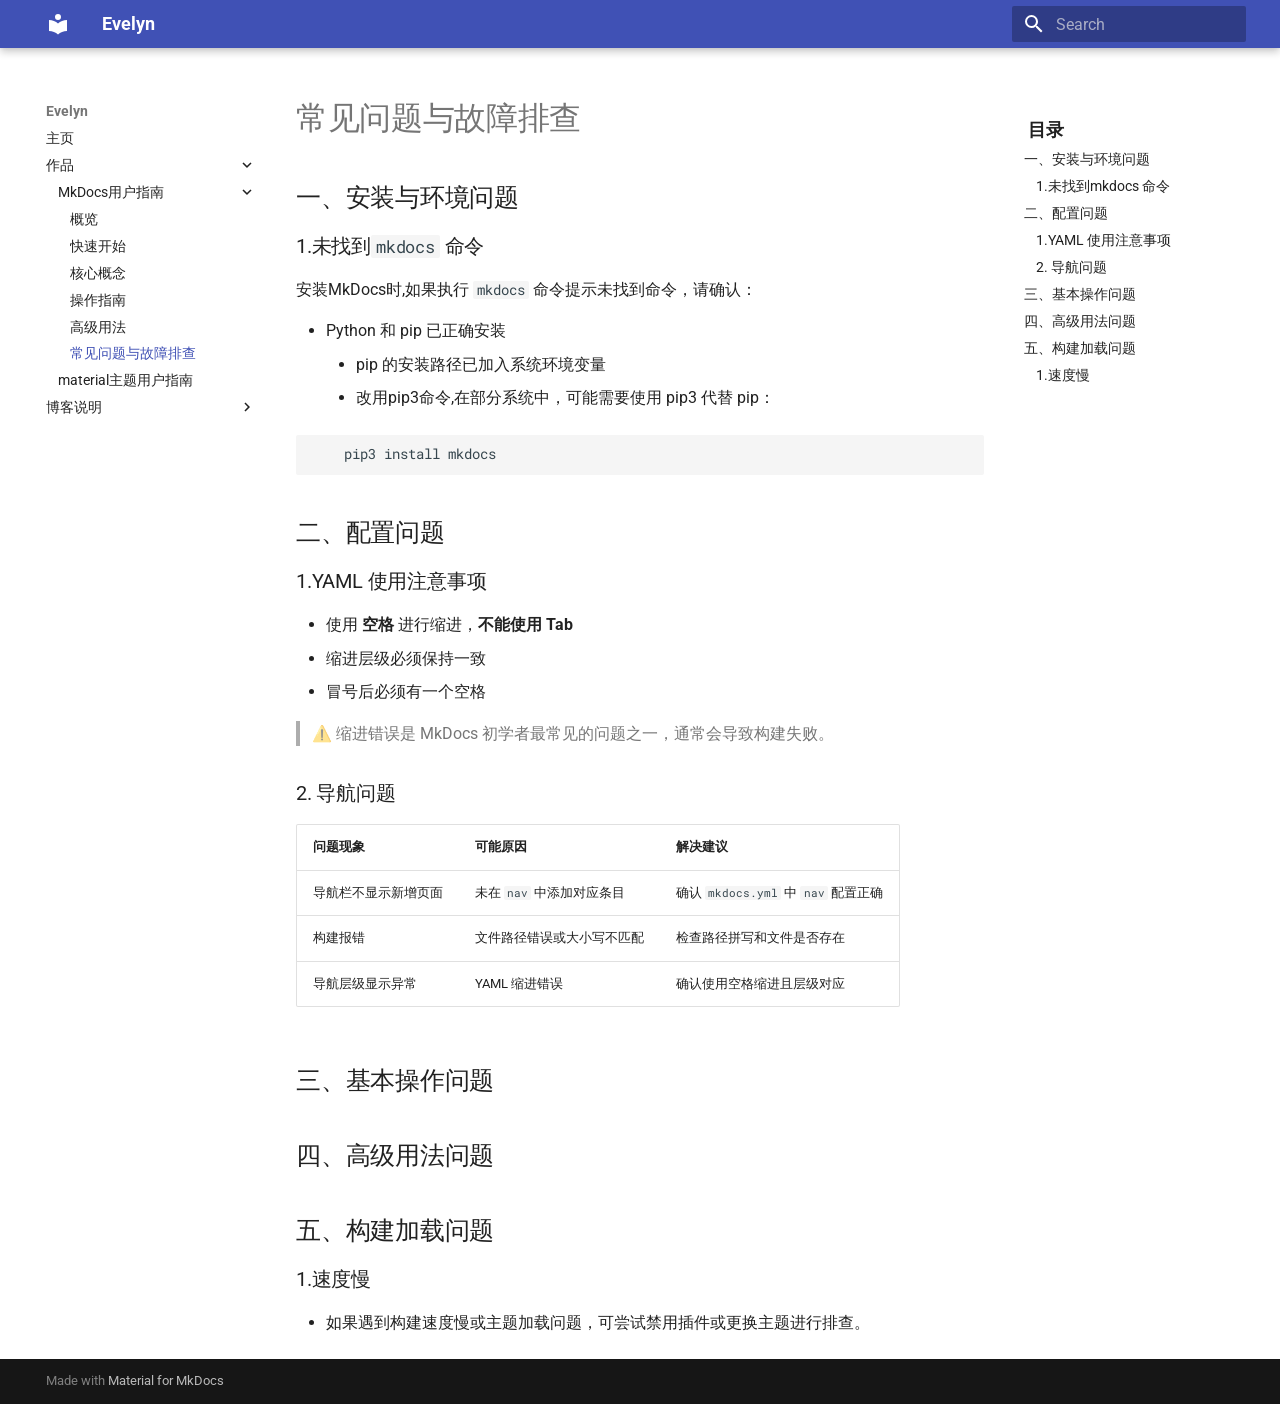
<file: portfolio/mkdocs/troubleshooting/index.html>
<!doctype html>
<html lang="en" class="no-js">
  <head>
    
      <meta charset="utf-8">
      <meta name="viewport" content="width=device-width,initial-scale=1">
      
      
      
      
        <link rel="prev" href="../advance-usage/">
      
      
        <link rel="next" href="../../material/introduce/">
      
      
        
      
      
      <link rel="icon" href="../../../assets/images/favicon.png">
      <meta name="generator" content="mkdocs-1.6.1, mkdocs-material-9.7.1">
    
    
      
        <title>常见问题与故障排查 - Evelyn</title>
      
    
    
      <link rel="stylesheet" href="../../../assets/stylesheets/main.484c7ddc.min.css">
      
      


    
    
      
    
    
      
        
        
        <link rel="preconnect" href="https://fonts.gstatic.com" crossorigin>
        <link rel="stylesheet" href="https://fonts.googleapis.com/css?family=Roboto:300,300i,400,400i,700,700i%7CRoboto+Mono:400,400i,700,700i&display=fallback">
        <style>:root{--md-text-font:"Roboto";--md-code-font:"Roboto Mono"}</style>
      
    
    
      <link rel="stylesheet" href="../../../css/extra.css">
    
    <script>__md_scope=new URL("../../..",location),__md_hash=e=>[...e].reduce(((e,_)=>(e<<5)-e+_.charCodeAt(0)),0),__md_get=(e,_=localStorage,t=__md_scope)=>JSON.parse(_.getItem(t.pathname+"."+e)),__md_set=(e,_,t=localStorage,a=__md_scope)=>{try{t.setItem(a.pathname+"."+e,JSON.stringify(_))}catch(e){}}</script>
    
      

    
    
  </head>
  
  
    <body dir="ltr">
  
    
    <input class="md-toggle" data-md-toggle="drawer" type="checkbox" id="__drawer" autocomplete="off">
    <input class="md-toggle" data-md-toggle="search" type="checkbox" id="__search" autocomplete="off">
    <label class="md-overlay" for="__drawer"></label>
    <div data-md-component="skip">
      
        
        <a href="#_1" class="md-skip">
          Skip to content
        </a>
      
    </div>
    <div data-md-component="announce">
      
    </div>
    
    
      

  

<header class="md-header md-header--shadow" data-md-component="header">
  <nav class="md-header__inner md-grid" aria-label="Header">
    <a href="../../.." title="Evelyn" class="md-header__button md-logo" aria-label="Evelyn" data-md-component="logo">
      
  
  <svg xmlns="http://www.w3.org/2000/svg" viewBox="0 0 24 24"><path d="M12 8a3 3 0 0 0 3-3 3 3 0 0 0-3-3 3 3 0 0 0-3 3 3 3 0 0 0 3 3m0 3.54C9.64 9.35 6.5 8 3 8v11c3.5 0 6.64 1.35 9 3.54 2.36-2.19 5.5-3.54 9-3.54V8c-3.5 0-6.64 1.35-9 3.54"/></svg>

    </a>
    <label class="md-header__button md-icon" for="__drawer">
      
      <svg xmlns="http://www.w3.org/2000/svg" viewBox="0 0 24 24"><path d="M3 6h18v2H3zm0 5h18v2H3zm0 5h18v2H3z"/></svg>
    </label>
    <div class="md-header__title" data-md-component="header-title">
      <div class="md-header__ellipsis">
        <div class="md-header__topic">
          <span class="md-ellipsis">
            Evelyn
          </span>
        </div>
        <div class="md-header__topic" data-md-component="header-topic">
          <span class="md-ellipsis">
            
              常见问题与故障排查
            
          </span>
        </div>
      </div>
    </div>
    
    
      <script>var palette=__md_get("__palette");if(palette&&palette.color){if("(prefers-color-scheme)"===palette.color.media){var media=matchMedia("(prefers-color-scheme: light)"),input=document.querySelector(media.matches?"[data-md-color-media='(prefers-color-scheme: light)']":"[data-md-color-media='(prefers-color-scheme: dark)']");palette.color.media=input.getAttribute("data-md-color-media"),palette.color.scheme=input.getAttribute("data-md-color-scheme"),palette.color.primary=input.getAttribute("data-md-color-primary"),palette.color.accent=input.getAttribute("data-md-color-accent")}for(var[key,value]of Object.entries(palette.color))document.body.setAttribute("data-md-color-"+key,value)}</script>
    
    
    
      
      
        <label class="md-header__button md-icon" for="__search">
          
          <svg xmlns="http://www.w3.org/2000/svg" viewBox="0 0 24 24"><path d="M9.5 3A6.5 6.5 0 0 1 16 9.5c0 1.61-.59 3.09-1.56 4.23l.27.27h.79l5 5-1.5 1.5-5-5v-.79l-.27-.27A6.52 6.52 0 0 1 9.5 16 6.5 6.5 0 0 1 3 9.5 6.5 6.5 0 0 1 9.5 3m0 2C7 5 5 7 5 9.5S7 14 9.5 14 14 12 14 9.5 12 5 9.5 5"/></svg>
        </label>
        <div class="md-search" data-md-component="search" role="dialog">
  <label class="md-search__overlay" for="__search"></label>
  <div class="md-search__inner" role="search">
    <form class="md-search__form" name="search">
      <input type="text" class="md-search__input" name="query" aria-label="Search" placeholder="Search" autocapitalize="off" autocorrect="off" autocomplete="off" spellcheck="false" data-md-component="search-query" required>
      <label class="md-search__icon md-icon" for="__search">
        
        <svg xmlns="http://www.w3.org/2000/svg" viewBox="0 0 24 24"><path d="M9.5 3A6.5 6.5 0 0 1 16 9.5c0 1.61-.59 3.09-1.56 4.23l.27.27h.79l5 5-1.5 1.5-5-5v-.79l-.27-.27A6.52 6.52 0 0 1 9.5 16 6.5 6.5 0 0 1 3 9.5 6.5 6.5 0 0 1 9.5 3m0 2C7 5 5 7 5 9.5S7 14 9.5 14 14 12 14 9.5 12 5 9.5 5"/></svg>
        
        <svg xmlns="http://www.w3.org/2000/svg" viewBox="0 0 24 24"><path d="M20 11v2H8l5.5 5.5-1.42 1.42L4.16 12l7.92-7.92L13.5 5.5 8 11z"/></svg>
      </label>
      <nav class="md-search__options" aria-label="Search">
        
        <button type="reset" class="md-search__icon md-icon" title="Clear" aria-label="Clear" tabindex="-1">
          
          <svg xmlns="http://www.w3.org/2000/svg" viewBox="0 0 24 24"><path d="M19 6.41 17.59 5 12 10.59 6.41 5 5 6.41 10.59 12 5 17.59 6.41 19 12 13.41 17.59 19 19 17.59 13.41 12z"/></svg>
        </button>
      </nav>
      
    </form>
    <div class="md-search__output">
      <div class="md-search__scrollwrap" tabindex="0" data-md-scrollfix>
        <div class="md-search-result" data-md-component="search-result">
          <div class="md-search-result__meta">
            Initializing search
          </div>
          <ol class="md-search-result__list" role="presentation"></ol>
        </div>
      </div>
    </div>
  </div>
</div>
      
    
    
  </nav>
  
</header>
    
    <div class="md-container" data-md-component="container">
      
      
        
          
        
      
      <main class="md-main" data-md-component="main">
        <div class="md-main__inner md-grid">
          
            
              
              <div class="md-sidebar md-sidebar--primary" data-md-component="sidebar" data-md-type="navigation" >
                <div class="md-sidebar__scrollwrap">
                  <div class="md-sidebar__inner">
                    



<nav class="md-nav md-nav--primary" aria-label="Navigation" data-md-level="0">
  <label class="md-nav__title" for="__drawer">
    <a href="../../.." title="Evelyn" class="md-nav__button md-logo" aria-label="Evelyn" data-md-component="logo">
      
  
  <svg xmlns="http://www.w3.org/2000/svg" viewBox="0 0 24 24"><path d="M12 8a3 3 0 0 0 3-3 3 3 0 0 0-3-3 3 3 0 0 0-3 3 3 3 0 0 0 3 3m0 3.54C9.64 9.35 6.5 8 3 8v11c3.5 0 6.64 1.35 9 3.54 2.36-2.19 5.5-3.54 9-3.54V8c-3.5 0-6.64 1.35-9 3.54"/></svg>

    </a>
    Evelyn
  </label>
  
  <ul class="md-nav__list" data-md-scrollfix>
    
      
      
  
  
  
  
    <li class="md-nav__item">
      <a href="../../.." class="md-nav__link">
        
  
  
  <span class="md-ellipsis">
    
  
    主页
  

    
  </span>
  
  

      </a>
    </li>
  

    
      
      
  
  
    
  
  
  
    
    
    
    
    
    <li class="md-nav__item md-nav__item--active md-nav__item--nested">
      
        
        
        <input class="md-nav__toggle md-toggle " type="checkbox" id="__nav_2" checked>
        
          
          <label class="md-nav__link" for="__nav_2" id="__nav_2_label" tabindex="0">
            
  
  
  <span class="md-ellipsis">
    
  
    作品
  

    
  </span>
  
  

            <span class="md-nav__icon md-icon"></span>
          </label>
        
        <nav class="md-nav" data-md-level="1" aria-labelledby="__nav_2_label" aria-expanded="true">
          <label class="md-nav__title" for="__nav_2">
            <span class="md-nav__icon md-icon"></span>
            
  
    作品
  

          </label>
          <ul class="md-nav__list" data-md-scrollfix>
            
              
                
  
  
    
  
  
  
    
    
    
    
    
    <li class="md-nav__item md-nav__item--active md-nav__item--nested">
      
        
        
        <input class="md-nav__toggle md-toggle " type="checkbox" id="__nav_2_1" checked>
        
          
          <label class="md-nav__link" for="__nav_2_1" id="__nav_2_1_label" tabindex="0">
            
  
  
  <span class="md-ellipsis">
    
  
    MkDocs用户指南
  

    
  </span>
  
  

            <span class="md-nav__icon md-icon"></span>
          </label>
        
        <nav class="md-nav" data-md-level="2" aria-labelledby="__nav_2_1_label" aria-expanded="true">
          <label class="md-nav__title" for="__nav_2_1">
            <span class="md-nav__icon md-icon"></span>
            
  
    MkDocs用户指南
  

          </label>
          <ul class="md-nav__list" data-md-scrollfix>
            
              
                
  
  
  
  
    <li class="md-nav__item">
      <a href="../introduce/" class="md-nav__link">
        
  
  
  <span class="md-ellipsis">
    
  
    概览
  

    
  </span>
  
  

      </a>
    </li>
  

              
            
              
                
  
  
  
  
    <li class="md-nav__item">
      <a href="../quich-start/" class="md-nav__link">
        
  
  
  <span class="md-ellipsis">
    
  
    快速开始
  

    
  </span>
  
  

      </a>
    </li>
  

              
            
              
                
  
  
  
  
    <li class="md-nav__item">
      <a href="../concepts/" class="md-nav__link">
        
  
  
  <span class="md-ellipsis">
    
  
    核心概念
  

    
  </span>
  
  

      </a>
    </li>
  

              
            
              
                
  
  
  
  
    <li class="md-nav__item">
      <a href="../how-to-guide/" class="md-nav__link">
        
  
  
  <span class="md-ellipsis">
    
  
    操作指南
  

    
  </span>
  
  

      </a>
    </li>
  

              
            
              
                
  
  
  
  
    <li class="md-nav__item">
      <a href="../advance-usage/" class="md-nav__link">
        
  
  
  <span class="md-ellipsis">
    
  
    高级用法
  

    
  </span>
  
  

      </a>
    </li>
  

              
            
              
                
  
  
    
  
  
  
    <li class="md-nav__item md-nav__item--active">
      
      <input class="md-nav__toggle md-toggle" type="checkbox" id="__toc">
      
      
        
      
      
        <label class="md-nav__link md-nav__link--active" for="__toc">
          
  
  
  <span class="md-ellipsis">
    
  
    常见问题与故障排查
  

    
  </span>
  
  

          <span class="md-nav__icon md-icon"></span>
        </label>
      
      <a href="./" class="md-nav__link md-nav__link--active">
        
  
  
  <span class="md-ellipsis">
    
  
    常见问题与故障排查
  

    
  </span>
  
  

      </a>
      
        

<nav class="md-nav md-nav--secondary" aria-label="Table of contents">
  
  
  
    
  
  
    <label class="md-nav__title" for="__toc">
      <span class="md-nav__icon md-icon"></span>
      Table of contents
    </label>
    <ul class="md-nav__list" data-md-component="toc" data-md-scrollfix>
      
        <li class="md-nav__item">
  <a href="#_2" class="md-nav__link">
    <span class="md-ellipsis">
      
        一、安装与环境问题
      
    </span>
  </a>
  
    <nav class="md-nav" aria-label="一、安装与环境问题">
      <ul class="md-nav__list">
        
          <li class="md-nav__item">
  <a href="#1mkdocs" class="md-nav__link">
    <span class="md-ellipsis">
      
        1.未找到mkdocs 命令
      
    </span>
  </a>
  
</li>
        
      </ul>
    </nav>
  
</li>
      
        <li class="md-nav__item">
  <a href="#_3" class="md-nav__link">
    <span class="md-ellipsis">
      
        二、配置问题
      
    </span>
  </a>
  
    <nav class="md-nav" aria-label="二、配置问题">
      <ul class="md-nav__list">
        
          <li class="md-nav__item">
  <a href="#1yaml" class="md-nav__link">
    <span class="md-ellipsis">
      
        1.YAML 使用注意事项
      
    </span>
  </a>
  
</li>
        
          <li class="md-nav__item">
  <a href="#2" class="md-nav__link">
    <span class="md-ellipsis">
      
        2. 导航问题
      
    </span>
  </a>
  
</li>
        
      </ul>
    </nav>
  
</li>
      
        <li class="md-nav__item">
  <a href="#_4" class="md-nav__link">
    <span class="md-ellipsis">
      
        三、基本操作问题
      
    </span>
  </a>
  
</li>
      
        <li class="md-nav__item">
  <a href="#_5" class="md-nav__link">
    <span class="md-ellipsis">
      
        四、高级用法问题
      
    </span>
  </a>
  
</li>
      
        <li class="md-nav__item">
  <a href="#_6" class="md-nav__link">
    <span class="md-ellipsis">
      
        五、构建加载问题
      
    </span>
  </a>
  
    <nav class="md-nav" aria-label="五、构建加载问题">
      <ul class="md-nav__list">
        
          <li class="md-nav__item">
  <a href="#1" class="md-nav__link">
    <span class="md-ellipsis">
      
        1.速度慢
      
    </span>
  </a>
  
</li>
        
      </ul>
    </nav>
  
</li>
      
    </ul>
  
</nav>
      
    </li>
  

              
            
          </ul>
        </nav>
      
    </li>
  

              
            
              
                
  
  
  
  
    <li class="md-nav__item">
      <a href="../../material/introduce/" class="md-nav__link">
        
  
  
  <span class="md-ellipsis">
    
  
    material主题用户指南
  

    
  </span>
  
  

      </a>
    </li>
  

              
            
          </ul>
        </nav>
      
    </li>
  

    
      
      
  
  
  
  
    
    
    
    
    
    <li class="md-nav__item md-nav__item--nested">
      
        
        
        <input class="md-nav__toggle md-toggle " type="checkbox" id="__nav_3" >
        
          
          <label class="md-nav__link" for="__nav_3" id="__nav_3_label" tabindex="0">
            
  
  
  <span class="md-ellipsis">
    
  
    博客说明
  

    
  </span>
  
  

            <span class="md-nav__icon md-icon"></span>
          </label>
        
        <nav class="md-nav" data-md-level="1" aria-labelledby="__nav_3_label" aria-expanded="false">
          <label class="md-nav__title" for="__nav_3">
            <span class="md-nav__icon md-icon"></span>
            
  
    博客说明
  

          </label>
          <ul class="md-nav__list" data-md-scrollfix>
            
              
                
  
  
  
  
    <li class="md-nav__item">
      <a href="../../../about/rules/" class="md-nav__link">
        
  
  
  <span class="md-ellipsis">
    
  
    格式规定
  

    
  </span>
  
  

      </a>
    </li>
  

              
            
              
                
  
  
  
  
    <li class="md-nav__item">
      <a href="../../../about/git-command/" class="md-nav__link">
        
  
  
  <span class="md-ellipsis">
    
  
    常用git命令
  

    
  </span>
  
  

      </a>
    </li>
  

              
            
          </ul>
        </nav>
      
    </li>
  

    
  </ul>
</nav>
                  </div>
                </div>
              </div>
            
            
              
              <div class="md-sidebar md-sidebar--secondary" data-md-component="sidebar" data-md-type="toc" >
                <div class="md-sidebar__scrollwrap">
                  <div class="md-sidebar__inner">
                    

<nav class="md-nav md-nav--secondary" aria-label="Table of contents">
  
  
  
    
  
  
    <label class="md-nav__title" for="__toc">
      <span class="md-nav__icon md-icon"></span>
      Table of contents
    </label>
    <ul class="md-nav__list" data-md-component="toc" data-md-scrollfix>
      
        <li class="md-nav__item">
  <a href="#_2" class="md-nav__link">
    <span class="md-ellipsis">
      
        一、安装与环境问题
      
    </span>
  </a>
  
    <nav class="md-nav" aria-label="一、安装与环境问题">
      <ul class="md-nav__list">
        
          <li class="md-nav__item">
  <a href="#1mkdocs" class="md-nav__link">
    <span class="md-ellipsis">
      
        1.未找到mkdocs 命令
      
    </span>
  </a>
  
</li>
        
      </ul>
    </nav>
  
</li>
      
        <li class="md-nav__item">
  <a href="#_3" class="md-nav__link">
    <span class="md-ellipsis">
      
        二、配置问题
      
    </span>
  </a>
  
    <nav class="md-nav" aria-label="二、配置问题">
      <ul class="md-nav__list">
        
          <li class="md-nav__item">
  <a href="#1yaml" class="md-nav__link">
    <span class="md-ellipsis">
      
        1.YAML 使用注意事项
      
    </span>
  </a>
  
</li>
        
          <li class="md-nav__item">
  <a href="#2" class="md-nav__link">
    <span class="md-ellipsis">
      
        2. 导航问题
      
    </span>
  </a>
  
</li>
        
      </ul>
    </nav>
  
</li>
      
        <li class="md-nav__item">
  <a href="#_4" class="md-nav__link">
    <span class="md-ellipsis">
      
        三、基本操作问题
      
    </span>
  </a>
  
</li>
      
        <li class="md-nav__item">
  <a href="#_5" class="md-nav__link">
    <span class="md-ellipsis">
      
        四、高级用法问题
      
    </span>
  </a>
  
</li>
      
        <li class="md-nav__item">
  <a href="#_6" class="md-nav__link">
    <span class="md-ellipsis">
      
        五、构建加载问题
      
    </span>
  </a>
  
    <nav class="md-nav" aria-label="五、构建加载问题">
      <ul class="md-nav__list">
        
          <li class="md-nav__item">
  <a href="#1" class="md-nav__link">
    <span class="md-ellipsis">
      
        1.速度慢
      
    </span>
  </a>
  
</li>
        
      </ul>
    </nav>
  
</li>
      
    </ul>
  
</nav>
                  </div>
                </div>
              </div>
            
          
          
            <div class="md-content" data-md-component="content">
              
              <article class="md-content__inner md-typeset">
                
                  



<h1 id="_1">常见问题与故障排查</h1>
<h2 id="_2">一、安装与环境问题</h2>
<h3 id="1mkdocs">1.未找到<code>mkdocs</code> 命令</h3>
<p>安装MkDocs时,如果执行 <code>mkdocs</code> 命令提示未找到命令，请确认：</p>
<ul>
<li>Python 和 pip 已正确安装<ul>
<li>pip 的安装路径已加入系统环境变量</li>
<li>改用pip3命令,在部分系统中，可能需要使用 pip3 代替 pip：</li>
</ul>
</li>
</ul>
<div class="highlight"><pre><span></span><code><span class="w">    </span>pip3<span class="w"> </span>install<span class="w"> </span>mkdocs
</code></pre></div>
<h2 id="_3">二、配置问题</h2>
<h3 id="1yaml">1.YAML 使用注意事项</h3>
<ul>
<li>使用 <strong>空格</strong> 进行缩进，<strong>不能使用 Tab</strong></li>
<li>缩进层级必须保持一致</li>
<li>冒号后必须有一个空格</li>
</ul>
<blockquote>
<p>⚠️ 缩进错误是 MkDocs 初学者最常见的问题之一，通常会导致构建失败。</p>
</blockquote>
<h3 id="2">2. 导航问题</h3>
<table>
<thead>
<tr>
<th>问题现象</th>
<th>可能原因</th>
<th>解决建议</th>
</tr>
</thead>
<tbody>
<tr>
<td>导航栏不显示新增页面</td>
<td>未在 <code>nav</code> 中添加对应条目</td>
<td>确认 <code>mkdocs.yml</code> 中 <code>nav</code> 配置正确</td>
</tr>
<tr>
<td>构建报错</td>
<td>文件路径错误或大小写不匹配</td>
<td>检查路径拼写和文件是否存在</td>
</tr>
<tr>
<td>导航层级显示异常</td>
<td>YAML 缩进错误</td>
<td>确认使用空格缩进且层级对应</td>
</tr>
</tbody>
</table>
<h2 id="_4">三、基本操作问题</h2>
<h2 id="_5">四、高级用法问题</h2>
<h2 id="_6">五、构建加载问题</h2>
<h3 id="1">1.速度慢</h3>
<ul>
<li>如果遇到构建速度慢或主题加载问题，可尝试禁用插件或更换主题进行排查。</li>
</ul>












                
              </article>
            </div>
          
          
<script>var target=document.getElementById(location.hash.slice(1));target&&target.name&&(target.checked=target.name.startsWith("__tabbed_"))</script>
        </div>
        
      </main>
      
        <footer class="md-footer">
  
  <div class="md-footer-meta md-typeset">
    <div class="md-footer-meta__inner md-grid">
      <div class="md-copyright">
  
  
    Made with
    <a href="https://squidfunk.github.io/mkdocs-material/" target="_blank" rel="noopener">
      Material for MkDocs
    </a>
  
</div>
      
    </div>
  </div>
</footer>
      
    </div>
    <div class="md-dialog" data-md-component="dialog">
      <div class="md-dialog__inner md-typeset"></div>
    </div>
    
    
    
      
      
      <script id="__config" type="application/json">{"annotate": null, "base": "../../..", "features": [], "search": "../../../assets/javascripts/workers/search.2c215733.min.js", "tags": null, "translations": {"clipboard.copied": "Copied to clipboard", "clipboard.copy": "Copy to clipboard", "search.result.more.one": "1 more on this page", "search.result.more.other": "# more on this page", "search.result.none": "No matching documents", "search.result.one": "1 matching document", "search.result.other": "# matching documents", "search.result.placeholder": "Type to start searching", "search.result.term.missing": "Missing", "select.version": "Select version"}, "version": null}</script>
    
    
      <script src="../../../assets/javascripts/bundle.79ae519e.min.js"></script>
      
    
  </body>
</html>
</file>
<file: css/extra.css>
/* 隐藏原本的 ToC 标题 */
.md-nav--secondary .md-nav__title {
  display: none;
}

/* 添加自定义标题 */
.md-nav--secondary::before {
  content: "目录";
  font-weight: 700;
  font-size: 0.9rem;
  padding: 0.8rem 0.8rem 0;
  display: block;
}
</file>
<file: assets/stylesheets/main.484c7ddc.min.css>
@charset "UTF-8";html{-webkit-text-size-adjust:none;-moz-text-size-adjust:none;text-size-adjust:none;box-sizing:border-box}*,:after,:before{box-sizing:inherit}@media (prefers-reduced-motion){*,:after,:before{transition:none!important}}body{margin:0}a,button,input,label{-webkit-tap-highlight-color:transparent}a{color:inherit;text-decoration:none}hr{border:0;box-sizing:initial;display:block;height:.05rem;overflow:visible;padding:0}small{font-size:80%}sub,sup{line-height:1em}img{border-style:none}table{border-collapse:initial;border-spacing:0}td,th{font-weight:400;vertical-align:top}button{background:#0000;border:0;font-family:inherit;font-size:inherit;margin:0;padding:0}input{border:0;outline:none}:root{--md-primary-fg-color:#4051b5;--md-primary-fg-color--light:#5d6cc0;--md-primary-fg-color--dark:#303fa1;--md-primary-bg-color:#fff;--md-primary-bg-color--light:#ffffffb3;--md-accent-fg-color:#526cfe;--md-accent-fg-color--transparent:#526cfe1a;--md-accent-bg-color:#fff;--md-accent-bg-color--light:#ffffffb3}[data-md-color-scheme=default]{color-scheme:light}[data-md-color-scheme=default] img[src$="#gh-dark-mode-only"],[data-md-color-scheme=default] img[src$="#only-dark"]{display:none}:root,[data-md-color-scheme=default]{--md-hue:225deg;--md-default-fg-color:#000000de;--md-default-fg-color--light:#0000008a;--md-default-fg-color--lighter:#00000052;--md-default-fg-color--lightest:#00000012;--md-default-bg-color:#fff;--md-default-bg-color--light:#ffffffb3;--md-default-bg-color--lighter:#ffffff4d;--md-default-bg-color--lightest:#ffffff1f;--md-code-fg-color:#36464e;--md-code-bg-color:#f5f5f5;--md-code-bg-color--light:#f5f5f5b3;--md-code-bg-color--lighter:#f5f5f54d;--md-code-hl-color:#4287ff;--md-code-hl-color--light:#4287ff1a;--md-code-hl-number-color:#d52a2a;--md-code-hl-special-color:#db1457;--md-code-hl-function-color:#a846b9;--md-code-hl-constant-color:#6e59d9;--md-code-hl-keyword-color:#3f6ec6;--md-code-hl-string-color:#1c7d4d;--md-code-hl-name-color:var(--md-code-fg-color);--md-code-hl-operator-color:var(--md-default-fg-color--light);--md-code-hl-punctuation-color:var(--md-default-fg-color--light);--md-code-hl-comment-color:var(--md-default-fg-color--light);--md-code-hl-generic-color:var(--md-default-fg-color--light);--md-code-hl-variable-color:var(--md-default-fg-color--light);--md-typeset-color:var(--md-default-fg-color);--md-typeset-a-color:var(--md-primary-fg-color);--md-typeset-del-color:#f5503d26;--md-typeset-ins-color:#0bd57026;--md-typeset-kbd-color:#fafafa;--md-typeset-kbd-accent-color:#fff;--md-typeset-kbd-border-color:#b8b8b8;--md-typeset-mark-color:#ffff0080;--md-typeset-table-color:#0000001f;--md-typeset-table-color--light:rgba(0,0,0,.035);--md-admonition-fg-color:var(--md-default-fg-color);--md-admonition-bg-color:var(--md-default-bg-color);--md-warning-fg-color:#000000de;--md-warning-bg-color:#ff9;--md-footer-fg-color:#fff;--md-footer-fg-color--light:#ffffffb3;--md-footer-fg-color--lighter:#ffffff73;--md-footer-bg-color:#000000de;--md-footer-bg-color--dark:#00000052;--md-shadow-z1:0 0.2rem 0.5rem #0000000d,0 0 0.05rem #0000001a;--md-shadow-z2:0 0.2rem 0.5rem #0000001a,0 0 0.05rem #00000040;--md-shadow-z3:0 0.2rem 0.5rem #0003,0 0 0.05rem #00000059}.md-icon svg{fill:currentcolor;display:block;height:1.2rem;width:1.2rem}body{-webkit-font-smoothing:antialiased;-moz-osx-font-smoothing:grayscale;--md-text-font-family:var(--md-text-font,_),-apple-system,BlinkMacSystemFont,Helvetica,Arial,sans-serif;--md-code-font-family:var(--md-code-font,_),SFMono-Regular,Consolas,Menlo,monospace}aside,body,input{font-feature-settings:"kern","liga";color:var(--md-typeset-color);font-family:var(--md-text-font-family)}code,kbd,pre{font-feature-settings:"kern";font-family:var(--md-code-font-family)}:root{--md-typeset-table-sort-icon:url('data:image/svg+xml;charset=utf-8,<svg xmlns="http://www.w3.org/2000/svg" viewBox="0 0 24 24"><path d="m18 21-4-4h3V7h-3l4-4 4 4h-3v10h3M2 19v-2h10v2M2 13v-2h7v2M2 7V5h4v2z"/></svg>');--md-typeset-table-sort-icon--asc:url('data:image/svg+xml;charset=utf-8,<svg xmlns="http://www.w3.org/2000/svg" viewBox="0 0 24 24"><path d="M19 17h3l-4 4-4-4h3V3h2M2 17h10v2H2M6 5v2H2V5m0 6h7v2H2z"/></svg>');--md-typeset-table-sort-icon--desc:url('data:image/svg+xml;charset=utf-8,<svg xmlns="http://www.w3.org/2000/svg" viewBox="0 0 24 24"><path d="M19 7h3l-4-4-4 4h3v14h2M2 17h10v2H2M6 5v2H2V5m0 6h7v2H2z"/></svg>')}.md-typeset{-webkit-print-color-adjust:exact;color-adjust:exact;font-size:.8rem;line-height:1.6;overflow-wrap:break-word}@media print{.md-typeset{font-size:.68rem}}.md-typeset blockquote,.md-typeset dl,.md-typeset figure,.md-typeset ol,.md-typeset pre,.md-typeset ul{margin-bottom:1em;margin-top:1em}.md-typeset h1{color:var(--md-default-fg-color--light);font-size:2em;line-height:1.3;margin:0 0 1.25em}.md-typeset h1,.md-typeset h2{font-weight:300;letter-spacing:-.01em}.md-typeset h2{font-size:1.5625em;line-height:1.4;margin:1.6em 0 .64em}.md-typeset h3{font-size:1.25em;font-weight:400;letter-spacing:-.01em;line-height:1.5;margin:1.6em 0 .8em}.md-typeset h2+h3{margin-top:.8em}.md-typeset h4{font-weight:700;letter-spacing:-.01em;margin:1em 0}.md-typeset h5,.md-typeset h6{color:var(--md-default-fg-color--light);font-size:.8em;font-weight:700;letter-spacing:-.01em;margin:1.25em 0}.md-typeset h5{text-transform:uppercase}.md-typeset h5 code{text-transform:none}.md-typeset hr{border-bottom:.05rem solid var(--md-default-fg-color--lightest);display:flow-root;margin:1.5em 0}.md-typeset a{color:var(--md-typeset-a-color);word-break:break-word}.md-typeset a,.md-typeset a:before{transition:color 125ms}.md-typeset a:focus,.md-typeset a:hover{color:var(--md-accent-fg-color)}.md-typeset a:focus code,.md-typeset a:hover code{background-color:var(--md-accent-fg-color--transparent);color:var(--md-accent-fg-color)}.md-typeset a code{color:var(--md-typeset-a-color)}.md-typeset a.focus-visible{outline-color:var(--md-accent-fg-color);outline-offset:.2rem}.md-typeset code,.md-typeset kbd,.md-typeset pre{color:var(--md-code-fg-color);direction:ltr;font-variant-ligatures:none;transition:background-color 125ms}@media print{.md-typeset code,.md-typeset kbd,.md-typeset pre{white-space:pre-wrap}}.md-typeset code{background-color:var(--md-code-bg-color);border-radius:.1rem;-webkit-box-decoration-break:clone;box-decoration-break:clone;font-size:.85em;padding:0 .2941176471em;transition:color 125ms,background-color 125ms;word-break:break-word}.md-typeset code:not(.focus-visible){-webkit-tap-highlight-color:transparent;outline:none}.md-typeset pre{display:flow-root;line-height:1.4;position:relative}.md-typeset pre>code{-webkit-box-decoration-break:slice;box-decoration-break:slice;box-shadow:none;display:block;margin:0;outline-color:var(--md-accent-fg-color);overflow:auto;padding:.7720588235em 1.1764705882em;scrollbar-color:var(--md-default-fg-color--lighter) #0000;scrollbar-width:thin;touch-action:auto;word-break:normal}.md-typeset pre>code:hover{scrollbar-color:var(--md-accent-fg-color) #0000}.md-typeset pre>code::-webkit-scrollbar{height:.2rem;width:.2rem}.md-typeset pre>code::-webkit-scrollbar-thumb{background-color:var(--md-default-fg-color--lighter)}.md-typeset pre>code::-webkit-scrollbar-thumb:hover{background-color:var(--md-accent-fg-color)}.md-typeset kbd{background-color:var(--md-typeset-kbd-color);border-radius:.1rem;box-shadow:0 .1rem 0 .05rem var(--md-typeset-kbd-border-color),0 .1rem 0 var(--md-typeset-kbd-border-color),0 -.1rem .2rem var(--md-typeset-kbd-accent-color) inset;color:var(--md-default-fg-color);display:inline-block;font-size:.75em;padding:0 .6666666667em;vertical-align:text-top;word-break:break-word}.md-typeset mark{background-color:var(--md-typeset-mark-color);-webkit-box-decoration-break:clone;box-decoration-break:clone;color:inherit;word-break:break-word}.md-typeset abbr{cursor:help;text-decoration:none}.md-typeset [data-preview],.md-typeset abbr{border-bottom:.05rem dotted var(--md-default-fg-color--light)}.md-typeset small{opacity:.75}[dir=ltr] .md-typeset sub,[dir=ltr] .md-typeset sup{margin-left:.078125em}[dir=rtl] .md-typeset sub,[dir=rtl] .md-typeset sup{margin-right:.078125em}[dir=ltr] .md-typeset blockquote{padding-left:.6rem}[dir=rtl] .md-typeset blockquote{padding-right:.6rem}[dir=ltr] .md-typeset blockquote{border-left:.2rem solid var(--md-default-fg-color--lighter)}[dir=rtl] .md-typeset blockquote{border-right:.2rem solid var(--md-default-fg-color--lighter)}.md-typeset blockquote{color:var(--md-default-fg-color--light);margin-left:0;margin-right:0}.md-typeset ul{list-style-type:disc}.md-typeset ul[type]{list-style-type:revert-layer}[dir=ltr] .md-typeset ol,[dir=ltr] .md-typeset ul{margin-left:.625em}[dir=rtl] .md-typeset ol,[dir=rtl] .md-typeset ul{margin-right:.625em}.md-typeset ol,.md-typeset ul{padding:0}.md-typeset ol:not([hidden]),.md-typeset ul:not([hidden]){display:flow-root}.md-typeset ol ol,.md-typeset ul ol{list-style-type:lower-alpha}.md-typeset ol ol ol,.md-typeset ul ol ol{list-style-type:lower-roman}.md-typeset ol ol ol ol,.md-typeset ul ol ol ol{list-style-type:upper-alpha}.md-typeset ol ol ol ol ol,.md-typeset ul ol ol ol ol{list-style-type:upper-roman}.md-typeset ol[type],.md-typeset ul[type]{list-style-type:revert-layer}[dir=ltr] .md-typeset ol li,[dir=ltr] .md-typeset ul li{margin-left:1.25em}[dir=rtl] .md-typeset ol li,[dir=rtl] .md-typeset ul li{margin-right:1.25em}.md-typeset ol li,.md-typeset ul li{margin-bottom:.5em}.md-typeset ol li blockquote,.md-typeset ol li p,.md-typeset ul li blockquote,.md-typeset ul li p{margin:.5em 0}.md-typeset ol li:last-child,.md-typeset ul li:last-child{margin-bottom:0}[dir=ltr] .md-typeset ol li ol,[dir=ltr] .md-typeset ol li ul,[dir=ltr] .md-typeset ul li ol,[dir=ltr] .md-typeset ul li ul{margin-left:.625em}[dir=rtl] .md-typeset ol li ol,[dir=rtl] .md-typeset ol li ul,[dir=rtl] .md-typeset ul li ol,[dir=rtl] .md-typeset ul li ul{margin-right:.625em}.md-typeset ol li ol,.md-typeset ol li ul,.md-typeset ul li ol,.md-typeset ul li ul{margin-bottom:.5em;margin-top:.5em}[dir=ltr] .md-typeset dd{margin-left:1.875em}[dir=rtl] .md-typeset dd{margin-right:1.875em}.md-typeset dd{margin-bottom:1.5em;margin-top:1em}.md-typeset img,.md-typeset svg,.md-typeset video{height:auto;max-width:100%}.md-typeset img[align=left]{margin:1em 1em 1em 0}.md-typeset img[align=right]{margin:1em 0 1em 1em}.md-typeset img[align]:only-child{margin-top:0}.md-typeset figure{display:flow-root;margin:1em auto;max-width:100%;text-align:center;width:fit-content}.md-typeset figure img{display:block;margin:0 auto}.md-typeset figcaption{font-style:italic;margin:1em auto;max-width:24rem}.md-typeset iframe{max-width:100%}.md-typeset table:not([class]){background-color:var(--md-default-bg-color);border:.05rem solid var(--md-typeset-table-color);border-radius:.1rem;display:inline-block;font-size:.64rem;max-width:100%;overflow:auto;touch-action:auto}@media print{.md-typeset table:not([class]){display:table}}.md-typeset table:not([class])+*{margin-top:1.5em}.md-typeset table:not([class]) td>:first-child,.md-typeset table:not([class]) th>:first-child{margin-top:0}.md-typeset table:not([class]) td>:last-child,.md-typeset table:not([class]) th>:last-child{margin-bottom:0}.md-typeset table:not([class]) td:not([align]),.md-typeset table:not([class]) th:not([align]){text-align:left}[dir=rtl] .md-typeset table:not([class]) td:not([align]),[dir=rtl] .md-typeset table:not([class]) th:not([align]){text-align:right}.md-typeset table:not([class]) th{font-weight:700;min-width:5rem;padding:.9375em 1.25em;vertical-align:top}.md-typeset table:not([class]) td{border-top:.05rem solid var(--md-typeset-table-color);padding:.9375em 1.25em;vertical-align:top}.md-typeset table:not([class]) tbody tr{transition:background-color 125ms}.md-typeset table:not([class]) tbody tr:hover{background-color:var(--md-typeset-table-color--light);box-shadow:0 .05rem 0 var(--md-default-bg-color) inset}.md-typeset table:not([class]) a{word-break:normal}.md-typeset table th[role=columnheader]{cursor:pointer}[dir=ltr] .md-typeset table th[role=columnheader]:after{margin-left:.5em}[dir=rtl] .md-typeset table th[role=columnheader]:after{margin-right:.5em}.md-typeset table th[role=columnheader]:after{content:"";display:inline-block;height:1.2em;-webkit-mask-image:var(--md-typeset-table-sort-icon);mask-image:var(--md-typeset-table-sort-icon);-webkit-mask-repeat:no-repeat;mask-repeat:no-repeat;-webkit-mask-size:contain;mask-size:contain;transition:background-color 125ms;vertical-align:text-bottom;width:1.2em}.md-typeset table th[role=columnheader]:hover:after{background-color:var(--md-default-fg-color--lighter)}.md-typeset table th[role=columnheader][aria-sort=ascending]:after{background-color:var(--md-default-fg-color--light);-webkit-mask-image:var(--md-typeset-table-sort-icon--asc);mask-image:var(--md-typeset-table-sort-icon--asc)}.md-typeset table th[role=columnheader][aria-sort=descending]:after{background-color:var(--md-default-fg-color--light);-webkit-mask-image:var(--md-typeset-table-sort-icon--desc);mask-image:var(--md-typeset-table-sort-icon--desc)}.md-typeset__scrollwrap{margin:1em -.8rem;overflow-x:auto;touch-action:auto}.md-typeset__table{display:inline-block;margin-bottom:.5em;padding:0 .8rem}@media print{.md-typeset__table{display:block}}html .md-typeset__table table{display:table;margin:0;overflow:hidden;width:100%}@media screen and (max-width:44.984375em){.md-content__inner>pre{margin:1em -.8rem}.md-content__inner>pre code{border-radius:0}}.md-typeset .md-author{border-radius:100%;display:block;flex-shrink:0;height:1.6rem;overflow:hidden;position:relative;transition:color 125ms,transform 125ms;width:1.6rem}.md-typeset .md-author img{display:block}.md-typeset .md-author--more{background:var(--md-default-fg-color--lightest);color:var(--md-default-fg-color--lighter);font-size:.6rem;font-weight:700;line-height:1.6rem;text-align:center}.md-typeset .md-author--long{height:2.4rem;width:2.4rem}.md-typeset a.md-author{transform:scale(1)}.md-typeset a.md-author img{border-radius:100%;filter:grayscale(100%) opacity(75%);transition:filter 125ms}.md-typeset a.md-author:focus,.md-typeset a.md-author:hover{transform:scale(1.1);z-index:1}.md-typeset a.md-author:focus img,.md-typeset a.md-author:hover img{filter:grayscale(0)}.md-banner{background-color:var(--md-footer-bg-color);color:var(--md-footer-fg-color);overflow:auto}@media print{.md-banner{display:none}}.md-banner--warning{background-color:var(--md-warning-bg-color);color:var(--md-warning-fg-color)}.md-banner__inner{font-size:.7rem;margin:.6rem auto;padding:0 .8rem}[dir=ltr] .md-banner__button{float:right}[dir=rtl] .md-banner__button{float:left}.md-banner__button{color:inherit;cursor:pointer;transition:opacity .25s}.no-js .md-banner__button{display:none}.md-banner__button:hover{opacity:.7}html{font-size:125%;height:100%;overflow-x:hidden}@media screen and (min-width:100em){html{font-size:137.5%}}@media screen and (min-width:125em){html{font-size:150%}}body{background-color:var(--md-default-bg-color);display:flex;flex-direction:column;font-size:.5rem;min-height:100%;position:relative;width:100%}@media print{body{display:block}}@media screen and (max-width:59.984375em){body[data-md-scrolllock]{position:fixed}}.md-grid{margin-left:auto;margin-right:auto;max-width:61rem}.md-container{display:flex;flex-direction:column;flex-grow:1}@media print{.md-container{display:block}}.md-main{flex-grow:1}.md-main__inner{display:flex;height:100%;margin-top:1.5rem}.md-ellipsis{overflow:hidden;text-overflow:ellipsis}.md-toggle{display:none}.md-option{height:0;opacity:0;position:absolute;width:0}.md-option:checked+label:not([hidden]){display:block}.md-option.focus-visible+label{outline-color:var(--md-accent-fg-color);outline-style:auto}.md-skip{background-color:var(--md-default-fg-color);border-radius:.1rem;color:var(--md-default-bg-color);font-size:.64rem;margin:.5rem;opacity:0;outline-color:var(--md-accent-fg-color);padding:.3rem .5rem;position:fixed;transform:translateY(.4rem);z-index:-1}.md-skip:focus{opacity:1;transform:translateY(0);transition:transform .25s cubic-bezier(.4,0,.2,1),opacity 175ms 75ms;z-index:10}@page{margin:25mm}:root{--md-clipboard-icon:url('data:image/svg+xml;charset=utf-8,<svg xmlns="http://www.w3.org/2000/svg" viewBox="0 0 24 24"><path d="M19 21H8V7h11m0-2H8a2 2 0 0 0-2 2v14a2 2 0 0 0 2 2h11a2 2 0 0 0 2-2V7a2 2 0 0 0-2-2m-3-4H4a2 2 0 0 0-2 2v14h2V3h12z"/></svg>')}.md-clipboard{border-radius:.1rem;color:var(--md-default-fg-color--lightest);cursor:pointer;height:1.5em;outline-color:var(--md-accent-fg-color);outline-offset:.1rem;transition:color .25s;width:1.5em;z-index:1}@media print{.md-clipboard{display:none}}.md-clipboard:not(.focus-visible){-webkit-tap-highlight-color:transparent;outline:none}:hover>.md-clipboard{color:var(--md-default-fg-color--light)}.md-clipboard:focus,.md-clipboard:hover{color:var(--md-accent-fg-color)}.md-clipboard:after{background-color:currentcolor;content:"";display:block;height:1.125em;margin:0 auto;-webkit-mask-image:var(--md-clipboard-icon);mask-image:var(--md-clipboard-icon);-webkit-mask-position:center;mask-position:center;-webkit-mask-repeat:no-repeat;mask-repeat:no-repeat;-webkit-mask-size:contain;mask-size:contain;width:1.125em}.md-clipboard--inline{cursor:pointer}.md-clipboard--inline code{transition:color .25s,background-color .25s}.md-clipboard--inline:focus code,.md-clipboard--inline:hover code{background-color:var(--md-accent-fg-color--transparent);color:var(--md-accent-fg-color)}:root{--md-code-select-icon:url('data:image/svg+xml;charset=utf-8,<svg xmlns="http://www.w3.org/2000/svg" viewBox="0 0 24 24"><path d="M19 19h-4v2h4c1.1 0 2-.9 2-2v-4h-2m0-12h-4v2h4v4h2V5c0-1.1-.9-2-2-2M5 5h4V3H5c-1.1 0-2 .9-2 2v4h2m0 6H3v4c0 1.1.9 2 2 2h4v-2H5zm2-4h2v2H7zm4 0h2v2h-2zm4 0h2v2h-2zM7 7h2v2H7zm4 0h2v2h-2zm4 0h2v2h-2zm-8 8h2v2H7zm4 0h2v2h-2zm4 0h2v2h-2z"/></svg>');--md-code-copy-icon:url('data:image/svg+xml;charset=utf-8,<svg xmlns="http://www.w3.org/2000/svg" viewBox="0 0 24 24"><path d="M19 21H8V7h11m0-2H8a2 2 0 0 0-2 2v14a2 2 0 0 0 2 2h11a2 2 0 0 0 2-2V7a2 2 0 0 0-2-2m-3-4H4a2 2 0 0 0-2 2v14h2V3h12z"/></svg>')}.md-typeset .md-code__content{display:grid}.md-code__nav{background-color:var(--md-code-bg-color--lighter);border-radius:.1rem;display:flex;gap:.2rem;padding:.2rem;position:absolute;right:.25em;top:.25em;transition:background-color .25s;z-index:1}:hover>.md-code__nav{background-color:var(--md-code-bg-color--light)}.md-code__button{color:var(--md-default-fg-color--lightest);cursor:pointer;display:block;height:1.5em;outline-color:var(--md-accent-fg-color);outline-offset:.1rem;transition:color .25s;width:1.5em}:hover>*>.md-code__button{color:var(--md-default-fg-color--light)}.md-code__button.focus-visible,.md-code__button:hover{color:var(--md-accent-fg-color)}.md-code__button--active{color:var(--md-default-fg-color)!important}.md-code__button:after{background-color:currentcolor;content:"";display:block;height:1.125em;margin:0 auto;-webkit-mask-position:center;mask-position:center;-webkit-mask-repeat:no-repeat;mask-repeat:no-repeat;-webkit-mask-size:contain;mask-size:contain;width:1.125em}.md-code__button[data-md-type=select]:after{-webkit-mask-image:var(--md-code-select-icon);mask-image:var(--md-code-select-icon)}.md-code__button[data-md-type=copy]:after{-webkit-mask-image:var(--md-code-copy-icon);mask-image:var(--md-code-copy-icon)}@keyframes consent{0%{opacity:0;transform:translateY(100%)}to{opacity:1;transform:translateY(0)}}@keyframes overlay{0%{opacity:0}to{opacity:1}}.md-consent__overlay{animation:overlay .25s both;-webkit-backdrop-filter:blur(.1rem);backdrop-filter:blur(.1rem);background-color:#0000008a;height:100%;opacity:1;position:fixed;top:0;width:100%;z-index:5}.md-consent__inner{animation:consent .5s cubic-bezier(.1,.7,.1,1) both;background-color:var(--md-default-bg-color);border:0;border-radius:.1rem;bottom:0;box-shadow:0 0 .2rem #0000001a,0 .2rem .4rem #0003;max-height:100%;overflow:auto;padding:0;position:fixed;width:100%;z-index:5}.md-consent__form{padding:.8rem}.md-consent__settings{display:none;margin:1em 0}input:checked+.md-consent__settings{display:block}.md-consent__controls{margin-bottom:.8rem}.md-typeset .md-consent__controls .md-button{display:inline}@media screen and (max-width:44.984375em){.md-typeset .md-consent__controls .md-button{display:block;margin-top:.4rem;text-align:center;width:100%}}.md-consent label{cursor:pointer}.md-content{flex-grow:1;min-width:0}.md-content__inner{margin:0 .8rem 1.2rem;padding-top:.6rem}@media screen and (min-width:76.25em){[dir=ltr] .md-sidebar--primary:not([hidden])~.md-content>.md-content__inner{margin-left:1.2rem}[dir=ltr] .md-sidebar--secondary:not([hidden])~.md-content>.md-content__inner,[dir=rtl] .md-sidebar--primary:not([hidden])~.md-content>.md-content__inner{margin-right:1.2rem}[dir=rtl] .md-sidebar--secondary:not([hidden])~.md-content>.md-content__inner{margin-left:1.2rem}}.md-content__inner:before{content:"";display:block;height:.4rem}.md-content__inner>:last-child{margin-bottom:0}[dir=ltr] .md-content__button{float:right}[dir=rtl] .md-content__button{float:left}[dir=ltr] .md-content__button{margin-left:.4rem}[dir=rtl] .md-content__button{margin-right:.4rem}.md-content__button{margin:.4rem 0;padding:0}@media print{.md-content__button{display:none}}.md-typeset .md-content__button{color:var(--md-default-fg-color--lighter)}.md-content__button svg{display:inline;vertical-align:top}[dir=rtl] .md-content__button svg{transform:scaleX(-1)}[dir=ltr] .md-dialog{right:.8rem}[dir=rtl] .md-dialog{left:.8rem}.md-dialog{background-color:var(--md-default-fg-color);border-radius:.1rem;bottom:.8rem;box-shadow:var(--md-shadow-z3);min-width:11.1rem;opacity:0;padding:.4rem .6rem;pointer-events:none;position:fixed;transform:translateY(100%);transition:transform 0ms .4s,opacity .4s;z-index:4}@media print{.md-dialog{display:none}}.md-dialog--active{opacity:1;pointer-events:auto;transform:translateY(0);transition:transform .4s cubic-bezier(.075,.85,.175,1),opacity .4s}.md-dialog__inner{color:var(--md-default-bg-color);font-size:.7rem}.md-feedback{margin:2em 0 1em;text-align:center}.md-feedback fieldset{border:none;margin:0;padding:0}.md-feedback__title{font-weight:700;margin:1em auto}.md-feedback__inner{position:relative}.md-feedback__list{display:flex;flex-wrap:wrap;place-content:baseline center;position:relative}.md-feedback__list:hover .md-icon:not(:disabled){color:var(--md-default-fg-color--lighter)}:disabled .md-feedback__list{min-height:1.8rem}.md-feedback__icon{color:var(--md-default-fg-color--light);cursor:pointer;flex-shrink:0;margin:0 .1rem;transition:color 125ms}.md-feedback__icon:not(:disabled).md-icon:hover{color:var(--md-accent-fg-color)}.md-feedback__icon:disabled{color:var(--md-default-fg-color--lightest);pointer-events:none}.md-feedback__note{opacity:0;position:relative;transform:translateY(.4rem);transition:transform .4s cubic-bezier(.1,.7,.1,1),opacity .15s}.md-feedback__note>*{margin:0 auto;max-width:16rem}:disabled .md-feedback__note{opacity:1;transform:translateY(0)}@media print{.md-feedback{display:none}}.md-footer{background-color:var(--md-footer-bg-color);color:var(--md-footer-fg-color)}@media print{.md-footer{display:none}}.md-footer__inner{justify-content:space-between;overflow:auto;padding:.2rem}.md-footer__inner:not([hidden]){display:flex}.md-footer__link{align-items:end;display:flex;flex-grow:0.01;margin-bottom:.4rem;margin-top:1rem;max-width:100%;outline-color:var(--md-accent-fg-color);overflow:hidden;transition:opacity .25s}.md-footer__link:focus,.md-footer__link:hover{opacity:.7}[dir=rtl] .md-footer__link svg{transform:scaleX(-1)}@media screen and (max-width:44.984375em){.md-footer__link--prev{flex-shrink:0}.md-footer__link--prev .md-footer__title{display:none}}[dir=ltr] .md-footer__link--next{margin-left:auto}[dir=rtl] .md-footer__link--next{margin-right:auto}.md-footer__link--next{text-align:right}[dir=rtl] .md-footer__link--next{text-align:left}.md-footer__title{flex-grow:1;font-size:.9rem;margin-bottom:.7rem;max-width:calc(100% - 2.4rem);padding:0 1rem;white-space:nowrap}.md-footer__button{margin:.2rem;padding:.4rem}.md-footer__direction{font-size:.64rem;opacity:.7}.md-footer-meta{background-color:var(--md-footer-bg-color--dark)}.md-footer-meta__inner{display:flex;flex-wrap:wrap;justify-content:space-between;padding:.2rem}html .md-footer-meta.md-typeset a{color:var(--md-footer-fg-color--light)}html .md-footer-meta.md-typeset a:focus,html .md-footer-meta.md-typeset a:hover{color:var(--md-footer-fg-color)}.md-copyright{color:var(--md-footer-fg-color--lighter);font-size:.64rem;margin:auto .6rem;padding:.4rem 0;width:100%}@media screen and (min-width:45em){.md-copyright{width:auto}}.md-copyright__highlight{color:var(--md-footer-fg-color--light)}.md-social{display:inline-flex;gap:.2rem;margin:0 .4rem;padding:.2rem 0 .6rem}@media screen and (min-width:45em){.md-social{padding:.6rem 0}}.md-social__link{display:inline-block;height:1.6rem;text-align:center;width:1.6rem}.md-social__link:before{line-height:1.9}.md-social__link svg{fill:currentcolor;max-height:.8rem;vertical-align:-25%}.md-typeset .md-button{border:.1rem solid;border-radius:.1rem;color:var(--md-primary-fg-color);cursor:pointer;display:inline-block;font-weight:700;padding:.625em 2em;transition:color 125ms,background-color 125ms,border-color 125ms}.md-typeset .md-button--primary{background-color:var(--md-primary-fg-color);border-color:var(--md-primary-fg-color);color:var(--md-primary-bg-color)}.md-typeset .md-button:focus,.md-typeset .md-button:hover{background-color:var(--md-accent-fg-color);border-color:var(--md-accent-fg-color);color:var(--md-accent-bg-color)}[dir=ltr] .md-typeset .md-input{border-top-left-radius:.1rem}[dir=ltr] .md-typeset .md-input,[dir=rtl] .md-typeset .md-input{border-top-right-radius:.1rem}[dir=rtl] .md-typeset .md-input{border-top-left-radius:.1rem}.md-typeset .md-input{border-bottom:.1rem solid var(--md-default-fg-color--lighter);box-shadow:var(--md-shadow-z1);font-size:.8rem;height:1.8rem;padding:0 .6rem;transition:border .25s,box-shadow .25s}.md-typeset .md-input:focus,.md-typeset .md-input:hover{border-bottom-color:var(--md-accent-fg-color);box-shadow:var(--md-shadow-z2)}.md-typeset .md-input--stretch{width:100%}.md-header{background-color:var(--md-primary-fg-color);box-shadow:0 0 .2rem #0000,0 .2rem .4rem #0000;color:var(--md-primary-bg-color);display:block;left:0;position:sticky;right:0;top:0;z-index:4}@media print{.md-header{display:none}}.md-header[hidden]{transform:translateY(-100%);transition:transform .25s cubic-bezier(.8,0,.6,1),box-shadow .25s}.md-header--shadow{box-shadow:0 0 .2rem #0000001a,0 .2rem .4rem #0003;transition:transform .25s cubic-bezier(.1,.7,.1,1),box-shadow .25s}.md-header__inner{align-items:center;display:flex;padding:0 .2rem}.md-header__button{color:currentcolor;cursor:pointer;margin:.2rem;outline-color:var(--md-accent-fg-color);padding:.4rem;position:relative;transition:opacity .25s;vertical-align:middle;z-index:1}.md-header__button:hover{opacity:.7}.md-header__button:not([hidden]){display:inline-block}.md-header__button:not(.focus-visible){-webkit-tap-highlight-color:transparent;outline:none}.md-header__button.md-logo{margin:.2rem;padding:.4rem}@media screen and (max-width:76.234375em){.md-header__button.md-logo{display:none}}.md-header__button.md-logo img,.md-header__button.md-logo svg{fill:currentcolor;display:block;height:1.2rem;width:auto}@media screen and (min-width:60em){.md-header__button[for=__search]{display:none}}.no-js .md-header__button[for=__search]{display:none}[dir=rtl] .md-header__button[for=__search] svg{transform:scaleX(-1)}@media screen and (min-width:76.25em){.md-header__button[for=__drawer]{display:none}}.md-header__topic{display:flex;max-width:100%;position:absolute;transition:transform .4s cubic-bezier(.1,.7,.1,1),opacity .15s;white-space:nowrap}.md-header__topic+.md-header__topic{opacity:0;pointer-events:none;transform:translateX(1.25rem);transition:transform .4s cubic-bezier(1,.7,.1,.1),opacity .15s;z-index:-1}[dir=rtl] .md-header__topic+.md-header__topic{transform:translateX(-1.25rem)}.md-header__topic:first-child{font-weight:700}[dir=ltr] .md-header__title{margin-left:1rem;margin-right:.4rem}[dir=rtl] .md-header__title{margin-left:.4rem;margin-right:1rem}.md-header__title{flex-grow:1;font-size:.9rem;height:2.4rem;line-height:2.4rem}.md-header__title--active .md-header__topic{opacity:0;pointer-events:none;transform:translateX(-1.25rem);transition:transform .4s cubic-bezier(1,.7,.1,.1),opacity .15s;z-index:-1}[dir=rtl] .md-header__title--active .md-header__topic{transform:translateX(1.25rem)}.md-header__title--active .md-header__topic+.md-header__topic{opacity:1;pointer-events:auto;transform:translateX(0);transition:transform .4s cubic-bezier(.1,.7,.1,1),opacity .15s;z-index:0}.md-header__title>.md-header__ellipsis{height:100%;position:relative;width:100%}.md-header__option{display:flex;flex-shrink:0;max-width:100%;transition:max-width 0ms .25s,opacity .25s .25s;white-space:nowrap}[data-md-toggle=search]:checked~.md-header .md-header__option{max-width:0;opacity:0;transition:max-width 0ms,opacity 0ms}.md-header__option>input{bottom:0}.md-header__source{display:none}@media screen and (min-width:60em){[dir=ltr] .md-header__source{margin-left:1rem}[dir=rtl] .md-header__source{margin-right:1rem}.md-header__source{display:block;max-width:11.7rem;width:11.7rem}}@media screen and (min-width:76.25em){[dir=ltr] .md-header__source{margin-left:1.4rem}[dir=rtl] .md-header__source{margin-right:1.4rem}}.md-meta{color:var(--md-default-fg-color--light);font-size:.7rem;line-height:1.3}.md-meta__list{display:inline-flex;flex-wrap:wrap;list-style:none;margin:0;padding:0}.md-meta__item:not(:last-child):after{content:"·";margin-left:.2rem;margin-right:.2rem}.md-meta__link{color:var(--md-typeset-a-color)}.md-meta__link:focus,.md-meta__link:hover{color:var(--md-accent-fg-color)}.md-draft{background-color:#ff1744;border-radius:.125em;color:#fff;display:inline-block;font-weight:700;padding-left:.5714285714em;padding-right:.5714285714em}:root{--md-nav-icon--prev:url('data:image/svg+xml;charset=utf-8,<svg xmlns="http://www.w3.org/2000/svg" viewBox="0 0 24 24"><path d="M20 11v2H8l5.5 5.5-1.42 1.42L4.16 12l7.92-7.92L13.5 5.5 8 11z"/></svg>');--md-nav-icon--next:url('data:image/svg+xml;charset=utf-8,<svg xmlns="http://www.w3.org/2000/svg" viewBox="0 0 24 24"><path d="M8.59 16.58 13.17 12 8.59 7.41 10 6l6 6-6 6z"/></svg>');--md-toc-icon:url('data:image/svg+xml;charset=utf-8,<svg xmlns="http://www.w3.org/2000/svg" viewBox="0 0 24 24"><path d="M3 9h14V7H3zm0 4h14v-2H3zm0 4h14v-2H3zm16 0h2v-2h-2zm0-10v2h2V7zm0 6h2v-2h-2z"/></svg>')}.md-nav{font-size:.7rem;line-height:1.3}.md-nav__title{color:var(--md-default-fg-color--light);display:block;font-weight:700;overflow:hidden;padding:0 .6rem;text-overflow:ellipsis}.md-nav__title .md-nav__button{display:none}.md-nav__title .md-nav__button img{height:100%;width:auto}.md-nav__title .md-nav__button.md-logo img,.md-nav__title .md-nav__button.md-logo svg{fill:currentcolor;display:block;height:2.4rem;max-width:100%;object-fit:contain;width:auto}.md-nav__list{list-style:none;margin:0;padding:0}.md-nav__link{align-items:flex-start;display:flex;gap:.4rem;margin-top:.625em;scroll-snap-align:start;transition:color 125ms}.md-nav__link--passed,.md-nav__link--passed code{color:var(--md-default-fg-color--light)}.md-nav__item .md-nav__link--active,.md-nav__item .md-nav__link--active code{color:var(--md-typeset-a-color)}.md-nav__link .md-ellipsis{position:relative}.md-nav__link .md-ellipsis code{word-break:normal}[dir=ltr] .md-nav__link .md-icon:last-child{margin-left:auto}[dir=rtl] .md-nav__link .md-icon:last-child{margin-right:auto}.md-nav__link .md-typeset{font-size:.7rem;line-height:1.3}.md-nav__link svg{fill:currentcolor;flex-shrink:0;height:1.3em;position:relative}.md-nav__link[for]:focus,.md-nav__link[for]:hover,.md-nav__link[href]:focus,.md-nav__link[href]:hover{color:var(--md-accent-fg-color);cursor:pointer}.md-nav__link[for]:focus code,.md-nav__link[for]:hover code,.md-nav__link[href]:focus code,.md-nav__link[href]:hover code{background-color:var(--md-accent-fg-color--transparent);color:var(--md-accent-fg-color)}.md-nav__link.focus-visible{outline-color:var(--md-accent-fg-color);outline-offset:.2rem}.md-nav--primary .md-nav__link[for=__toc]{display:none}.md-nav--primary .md-nav__link[for=__toc] .md-icon:after{background-color:currentcolor;display:block;height:100%;-webkit-mask-image:var(--md-toc-icon);mask-image:var(--md-toc-icon);width:100%}.md-nav--primary .md-nav__link[for=__toc]~.md-nav{display:none}.md-nav__container>.md-nav__link{margin-top:0}.md-nav__container>.md-nav__link:first-child{flex-grow:1;min-width:0}.md-nav__icon{flex-shrink:0}.md-nav__source{display:none}@media screen and (max-width:76.234375em){.md-nav--primary,.md-nav--primary .md-nav{background-color:var(--md-default-bg-color);display:flex;flex-direction:column;height:100%;left:0;position:absolute;right:0;top:0;z-index:1}.md-nav--primary .md-nav__item,.md-nav--primary .md-nav__title{font-size:.8rem;line-height:1.5}.md-nav--primary .md-nav__title{background-color:var(--md-default-fg-color--lightest);color:var(--md-default-fg-color--light);cursor:pointer;height:5.6rem;line-height:2.4rem;padding:3rem .8rem .2rem;position:relative;white-space:nowrap}[dir=ltr] .md-nav--primary .md-nav__title .md-nav__icon{left:.4rem}[dir=rtl] .md-nav--primary .md-nav__title .md-nav__icon{right:.4rem}.md-nav--primary .md-nav__title .md-nav__icon{display:block;height:1.2rem;margin:.2rem;position:absolute;top:.4rem;width:1.2rem}.md-nav--primary .md-nav__title .md-nav__icon:after{background-color:currentcolor;content:"";display:block;height:100%;-webkit-mask-image:var(--md-nav-icon--prev);mask-image:var(--md-nav-icon--prev);-webkit-mask-position:center;mask-position:center;-webkit-mask-repeat:no-repeat;mask-repeat:no-repeat;-webkit-mask-size:contain;mask-size:contain;width:100%}.md-nav--primary .md-nav__title~.md-nav__list{background-color:var(--md-default-bg-color);box-shadow:0 .05rem 0 var(--md-default-fg-color--lightest) inset;overflow-y:auto;scroll-snap-type:y mandatory;touch-action:pan-y}.md-nav--primary .md-nav__title~.md-nav__list>:first-child{border-top:0}.md-nav--primary .md-nav__title[for=__drawer]{background-color:var(--md-primary-fg-color);color:var(--md-primary-bg-color);font-weight:700}.md-nav--primary .md-nav__title .md-logo{display:block;left:.2rem;margin:.2rem;padding:.4rem;position:absolute;right:.2rem;top:.2rem}.md-nav--primary .md-nav__list{flex:1}.md-nav--primary .md-nav__item{border-top:.05rem solid var(--md-default-fg-color--lightest)}.md-nav--primary .md-nav__item--active>.md-nav__link{color:var(--md-typeset-a-color)}.md-nav--primary .md-nav__item--active>.md-nav__link:focus,.md-nav--primary .md-nav__item--active>.md-nav__link:hover{color:var(--md-accent-fg-color)}.md-nav--primary .md-nav__link{margin-top:0;padding:.6rem .8rem}.md-nav--primary .md-nav__link svg{margin-top:.1em}.md-nav--primary .md-nav__link>.md-nav__link{padding:0}[dir=ltr] .md-nav--primary .md-nav__link .md-nav__icon{margin-right:-.2rem}[dir=rtl] .md-nav--primary .md-nav__link .md-nav__icon{margin-left:-.2rem}.md-nav--primary .md-nav__link .md-nav__icon{font-size:1.2rem;height:1.2rem;width:1.2rem}.md-nav--primary .md-nav__link .md-nav__icon:after{background-color:currentcolor;content:"";display:block;height:100%;-webkit-mask-image:var(--md-nav-icon--next);mask-image:var(--md-nav-icon--next);-webkit-mask-position:center;mask-position:center;-webkit-mask-repeat:no-repeat;mask-repeat:no-repeat;-webkit-mask-size:contain;mask-size:contain;width:100%}[dir=rtl] .md-nav--primary .md-nav__icon:after{transform:scale(-1)}.md-nav--primary .md-nav--secondary .md-nav{background-color:initial;position:static}[dir=ltr] .md-nav--primary .md-nav--secondary .md-nav .md-nav__link{padding-left:1.4rem}[dir=rtl] .md-nav--primary .md-nav--secondary .md-nav .md-nav__link{padding-right:1.4rem}[dir=ltr] .md-nav--primary .md-nav--secondary .md-nav .md-nav .md-nav__link{padding-left:2rem}[dir=rtl] .md-nav--primary .md-nav--secondary .md-nav .md-nav .md-nav__link{padding-right:2rem}[dir=ltr] .md-nav--primary .md-nav--secondary .md-nav .md-nav .md-nav .md-nav__link{padding-left:2.6rem}[dir=rtl] .md-nav--primary .md-nav--secondary .md-nav .md-nav .md-nav .md-nav__link{padding-right:2.6rem}[dir=ltr] .md-nav--primary .md-nav--secondary .md-nav .md-nav .md-nav .md-nav .md-nav__link{padding-left:3.2rem}[dir=rtl] .md-nav--primary .md-nav--secondary .md-nav .md-nav .md-nav .md-nav .md-nav__link{padding-right:3.2rem}.md-nav--secondary{background-color:initial}.md-nav__toggle~.md-nav{display:flex;opacity:0;transform:translateX(100%);transition:transform .25s cubic-bezier(.8,0,.6,1),opacity 125ms 50ms}[dir=rtl] .md-nav__toggle~.md-nav{transform:translateX(-100%)}.md-nav__toggle:checked~.md-nav{opacity:1;transform:translateX(0);transition:transform .25s cubic-bezier(.4,0,.2,1),opacity 125ms 125ms}.md-nav__toggle:checked~.md-nav>.md-nav__list{backface-visibility:hidden}}@media screen and (max-width:59.984375em){.md-nav--primary .md-nav__link[for=__toc]{display:flex}.md-nav--primary .md-nav__link[for=__toc] .md-icon:after{content:""}.md-nav--primary .md-nav__link[for=__toc]+.md-nav__link{display:none}.md-nav--primary .md-nav__link[for=__toc]~.md-nav{display:flex}.md-nav__source{background-color:var(--md-primary-fg-color--dark);color:var(--md-primary-bg-color);display:block;padding:0 .2rem}}@media screen and (min-width:60em) and (max-width:76.234375em){.md-nav--integrated .md-nav__link[for=__toc]{display:flex}.md-nav--integrated .md-nav__link[for=__toc] .md-icon:after{content:""}.md-nav--integrated .md-nav__link[for=__toc]+.md-nav__link{display:none}.md-nav--integrated .md-nav__link[for=__toc]~.md-nav{display:flex}}@media screen and (min-width:60em){.md-nav{margin-bottom:-.4rem}.md-nav--secondary .md-nav__title{background:var(--md-default-bg-color);box-shadow:0 0 .4rem .4rem var(--md-default-bg-color);position:sticky;top:0;z-index:1}.md-nav--secondary .md-nav__title[for=__toc]{scroll-snap-align:start}.md-nav--secondary .md-nav__title .md-nav__icon{display:none}[dir=ltr] .md-nav--secondary .md-nav__list{padding-left:.6rem}[dir=rtl] .md-nav--secondary .md-nav__list{padding-right:.6rem}.md-nav--secondary .md-nav__list{padding-bottom:.4rem}[dir=ltr] .md-nav--secondary .md-nav__item>.md-nav__link{margin-right:.4rem}[dir=rtl] .md-nav--secondary .md-nav__item>.md-nav__link{margin-left:.4rem}}@media screen and (min-width:76.25em){.md-nav{margin-bottom:-.4rem;transition:max-height .25s cubic-bezier(.86,0,.07,1)}.md-nav--primary .md-nav__title{background:var(--md-default-bg-color);box-shadow:0 0 .4rem .4rem var(--md-default-bg-color);position:sticky;top:0;z-index:1}.md-nav--primary .md-nav__title[for=__drawer]{scroll-snap-align:start}.md-nav--primary .md-nav__title .md-nav__icon{display:none}[dir=ltr] .md-nav--primary .md-nav__list{padding-left:.6rem}[dir=rtl] .md-nav--primary .md-nav__list{padding-right:.6rem}.md-nav--primary .md-nav__list{padding-bottom:.4rem}[dir=ltr] .md-nav--primary .md-nav__item>.md-nav__link{margin-right:.4rem}[dir=rtl] .md-nav--primary .md-nav__item>.md-nav__link{margin-left:.4rem}.md-nav__toggle~.md-nav{display:grid;grid-template-rows:minmax(.4rem,0fr);opacity:0;transition:grid-template-rows .25s cubic-bezier(.86,0,.07,1),opacity .25s,visibility 0ms .25s;visibility:collapse}.md-nav__toggle~.md-nav>.md-nav__list{overflow:hidden}.md-nav__toggle.md-toggle--indeterminate~.md-nav,.md-nav__toggle:checked~.md-nav{grid-template-rows:minmax(.4rem,1fr);opacity:1;transition:grid-template-rows .25s cubic-bezier(.86,0,.07,1),opacity .15s .1s,visibility 0ms;visibility:visible}.md-nav__toggle.md-toggle--indeterminate~.md-nav{transition:none}.md-nav__item--nested>.md-nav>.md-nav__title{display:none}.md-nav__item--section{display:block;margin:1.25em 0}.md-nav__item--section:last-child{margin-bottom:0}.md-nav__item--section>.md-nav__link{font-weight:700}.md-nav__item--section>.md-nav__link[for]{color:var(--md-default-fg-color--light)}.md-nav__item--section>.md-nav__link:not(.md-nav__container){pointer-events:none}.md-nav__item--section>.md-nav__link .md-icon,.md-nav__item--section>.md-nav__link>[for]{display:none}[dir=ltr] .md-nav__item--section>.md-nav{margin-left:-.6rem}[dir=rtl] .md-nav__item--section>.md-nav{margin-right:-.6rem}.md-nav__item--section>.md-nav{display:block;opacity:1;visibility:visible}.md-nav__item--section>.md-nav>.md-nav__list>.md-nav__item{padding:0}.md-nav__icon{border-radius:100%;height:.9rem;transition:background-color .25s;width:.9rem}.md-nav__icon:hover{background-color:var(--md-accent-fg-color--transparent)}.md-nav__icon:after{background-color:currentcolor;border-radius:100%;content:"";display:inline-block;height:100%;-webkit-mask-image:var(--md-nav-icon--next);mask-image:var(--md-nav-icon--next);-webkit-mask-position:center;mask-position:center;-webkit-mask-repeat:no-repeat;mask-repeat:no-repeat;-webkit-mask-size:contain;mask-size:contain;transition:transform .25s;vertical-align:-.1rem;width:100%}[dir=rtl] .md-nav__icon:after{transform:rotate(180deg)}.md-nav__item--nested .md-nav__toggle:checked~.md-nav__link .md-nav__icon:after,.md-nav__item--nested .md-toggle--indeterminate~.md-nav__link .md-nav__icon:after{transform:rotate(90deg)}.md-nav--lifted>.md-nav__list>.md-nav__item,.md-nav--lifted>.md-nav__title{display:none}.md-nav--lifted>.md-nav__list>.md-nav__item--active{display:block}.md-nav--lifted>.md-nav__list>.md-nav__item--active>.md-nav__link{background:var(--md-default-bg-color);box-shadow:0 0 .4rem .4rem var(--md-default-bg-color);margin-top:0;position:sticky;top:0;z-index:1}.md-nav--lifted>.md-nav__list>.md-nav__item--active>.md-nav__link:not(.md-nav__container){pointer-events:none}.md-nav--lifted>.md-nav__list>.md-nav__item--active.md-nav__item--section{margin:0}[dir=ltr] .md-nav--lifted>.md-nav__list>.md-nav__item>.md-nav:not(.md-nav--secondary){margin-left:-.6rem}[dir=rtl] .md-nav--lifted>.md-nav__list>.md-nav__item>.md-nav:not(.md-nav--secondary){margin-right:-.6rem}.md-nav--lifted>.md-nav__list>.md-nav__item>[for]{color:var(--md-default-fg-color--light)}.md-nav--lifted .md-nav[data-md-level="1"]{grid-template-rows:minmax(.4rem,1fr);opacity:1;visibility:visible}[dir=ltr] .md-nav--integrated>.md-nav__list>.md-nav__item--active .md-nav--secondary{border-left:.05rem solid var(--md-primary-fg-color)}[dir=rtl] .md-nav--integrated>.md-nav__list>.md-nav__item--active .md-nav--secondary{border-right:.05rem solid var(--md-primary-fg-color)}.md-nav--integrated>.md-nav__list>.md-nav__item--active .md-nav--secondary{display:block;margin-bottom:1.25em;opacity:1;visibility:visible}.md-nav--integrated>.md-nav__list>.md-nav__item--active .md-nav--secondary>.md-nav__list{overflow:visible;padding-bottom:0}.md-nav--integrated>.md-nav__list>.md-nav__item--active .md-nav--secondary>.md-nav__title{display:none}}.md-pagination{font-size:.8rem;font-weight:700;gap:.4rem}.md-pagination,.md-pagination>*{align-items:center;display:flex;justify-content:center}.md-pagination>*{border-radius:.2rem;height:1.8rem;min-width:1.8rem;text-align:center}.md-pagination__current{background-color:var(--md-default-fg-color--lightest);color:var(--md-default-fg-color--light)}.md-pagination__link{transition:color 125ms,background-color 125ms}.md-pagination__link:focus,.md-pagination__link:hover{background-color:var(--md-accent-fg-color--transparent);color:var(--md-accent-fg-color)}.md-pagination__link:focus svg,.md-pagination__link:hover svg{color:var(--md-accent-fg-color)}.md-pagination__link.focus-visible{outline-color:var(--md-accent-fg-color);outline-offset:.2rem}.md-pagination__link svg{fill:currentcolor;color:var(--md-default-fg-color--lighter);display:block;max-height:100%;width:1.2rem}:root{--md-path-icon:url('data:image/svg+xml;charset=utf-8,<svg xmlns="http://www.w3.org/2000/svg" viewBox="0 0 24 24"><path d="M8.59 16.58 13.17 12 8.59 7.41 10 6l6 6-6 6z"/></svg>')}.md-path{font-size:.7rem;margin:0 .8rem;overflow:auto;padding-top:1.2rem}.md-path:not([hidden]){display:block}@media screen and (min-width:76.25em){.md-path{margin:0 1.2rem}}.md-path__list{align-items:center;display:flex;gap:.2rem;list-style:none;margin:0;padding:0}.md-path__item:not(:first-child){display:inline-flex;gap:.2rem;white-space:nowrap}.md-path__item:not(:first-child):before{background-color:var(--md-default-fg-color--lighter);content:"";display:inline;height:.8rem;-webkit-mask-image:var(--md-path-icon);mask-image:var(--md-path-icon);width:.8rem}.md-path__link{align-items:center;color:var(--md-default-fg-color--light);display:flex}.md-path__link:focus,.md-path__link:hover{color:var(--md-accent-fg-color)}:root{--md-post-pin-icon:url('data:image/svg+xml;charset=utf-8,<svg xmlns="http://www.w3.org/2000/svg" viewBox="0 0 24 24"><path d="M16 12V4h1V2H7v2h1v8l-2 2v2h5.2v6h1.6v-6H18v-2z"/></svg>')}.md-post__back{border-bottom:.05rem solid var(--md-default-fg-color--lightest);margin-bottom:1.2rem;padding-bottom:1.2rem}@media screen and (max-width:76.234375em){.md-post__back{display:none}}[dir=rtl] .md-post__back svg{transform:scaleX(-1)}.md-post__authors{display:flex;flex-direction:column;gap:.6rem;margin:0 .6rem 1.2rem}.md-post .md-post__meta a{transition:color 125ms}.md-post .md-post__meta a:focus,.md-post .md-post__meta a:hover{color:var(--md-accent-fg-color)}.md-post__title{color:var(--md-default-fg-color--light);font-weight:700}.md-post--excerpt{margin-bottom:3.2rem}.md-post--excerpt .md-post__header{align-items:center;display:flex;gap:.6rem;min-height:1.6rem}.md-post--excerpt .md-post__authors{align-items:center;display:inline-flex;flex-direction:row;gap:.2rem;margin:0;min-height:2.4rem}[dir=ltr] .md-post--excerpt .md-post__meta .md-meta__list{margin-right:.4rem}[dir=rtl] .md-post--excerpt .md-post__meta .md-meta__list{margin-left:.4rem}.md-post--excerpt .md-post__content>:first-child{--md-scroll-margin:6rem;margin-top:0}.md-post>.md-nav--secondary{margin:1em 0}.md-pin{background:var(--md-default-fg-color--lightest);border-radius:1rem;margin-top:-.05rem;padding:.2rem}.md-pin:after{background-color:currentcolor;content:"";display:block;height:.6rem;margin:0 auto;-webkit-mask-image:var(--md-post-pin-icon);mask-image:var(--md-post-pin-icon);-webkit-mask-position:center;mask-position:center;-webkit-mask-repeat:no-repeat;mask-repeat:no-repeat;-webkit-mask-size:contain;mask-size:contain;width:.6rem}.md-profile{align-items:center;display:flex;font-size:.7rem;gap:.6rem;line-height:1.4;width:100%}.md-profile__description{flex-grow:1}.md-content--post{display:flex}@media screen and (max-width:76.234375em){.md-content--post{flex-flow:column-reverse}}.md-content--post>.md-content__inner{flex-grow:1;min-width:0}@media screen and (min-width:76.25em){[dir=ltr] .md-content--post>.md-content__inner{margin-left:1.2rem}[dir=rtl] .md-content--post>.md-content__inner{margin-right:1.2rem}}@media screen and (max-width:76.234375em){.md-sidebar.md-sidebar--post{padding:0;position:static;width:100%}.md-sidebar.md-sidebar--post .md-sidebar__scrollwrap{overflow:visible}.md-sidebar.md-sidebar--post .md-sidebar__inner{padding:0}.md-sidebar.md-sidebar--post .md-post__meta{margin-left:.6rem;margin-right:.6rem}.md-sidebar.md-sidebar--post .md-nav__item{border:none;display:inline}.md-sidebar.md-sidebar--post .md-nav__list{display:inline-flex;flex-wrap:wrap;gap:.6rem;padding-bottom:.6rem;padding-top:.6rem}.md-sidebar.md-sidebar--post .md-nav__link{padding:0}.md-sidebar.md-sidebar--post .md-nav{height:auto;margin-bottom:0;position:static}}:root{--md-progress-value:0;--md-progress-delay:400ms}.md-progress{background:var(--md-primary-bg-color);height:.075rem;opacity:min(clamp(0,var(--md-progress-value),1),clamp(0,100 - var(--md-progress-value),1));position:fixed;top:0;transform:scaleX(calc(var(--md-progress-value)*1%));transform-origin:left;transition:transform .5s cubic-bezier(.19,1,.22,1),opacity .25s var(--md-progress-delay);width:100%;z-index:4}:root{--md-search-result-icon:url('data:image/svg+xml;charset=utf-8,<svg xmlns="http://www.w3.org/2000/svg" viewBox="0 0 24 24"><path d="M14 2H6a2 2 0 0 0-2 2v16a2 2 0 0 0 2 2h7c-.41-.25-.8-.56-1.14-.9-.33-.33-.61-.7-.86-1.1H6V4h7v5h5v1.18c.71.16 1.39.43 2 .82V8zm6.31 16.9c1.33-2.11.69-4.9-1.4-6.22-2.11-1.33-4.91-.68-6.22 1.4-1.34 2.11-.69 4.89 1.4 6.22 1.46.93 3.32.93 4.79.02L22 23.39 23.39 22zm-3.81.1a2.5 2.5 0 0 1-2.5-2.5 2.5 2.5 0 0 1 2.5-2.5 2.5 2.5 0 0 1 2.5 2.5 2.5 2.5 0 0 1-2.5 2.5"/></svg>')}.md-search{position:relative}@media screen and (min-width:60em){.md-search{padding:.2rem 0}}.no-js .md-search{display:none}.md-search__overlay{opacity:0;z-index:1}@media screen and (max-width:59.984375em){[dir=ltr] .md-search__overlay{left:-2.2rem}[dir=rtl] .md-search__overlay{right:-2.2rem}.md-search__overlay{background-color:var(--md-default-bg-color);border-radius:1rem;height:2rem;overflow:hidden;pointer-events:none;position:absolute;top:-1rem;transform-origin:center;transition:transform .3s .1s,opacity .2s .2s;width:2rem}[data-md-toggle=search]:checked~.md-header .md-search__overlay{opacity:1;transition:transform .4s,opacity .1s}}@media screen and (min-width:60em){[dir=ltr] .md-search__overlay{left:0}[dir=rtl] .md-search__overlay{right:0}.md-search__overlay{background-color:#0000008a;cursor:pointer;height:0;position:fixed;top:0;transition:width 0ms .25s,height 0ms .25s,opacity .25s;width:0}[data-md-toggle=search]:checked~.md-header .md-search__overlay{height:200vh;opacity:1;transition:width 0ms,height 0ms,opacity .25s;width:100%}}@media screen and (max-width:29.984375em){[data-md-toggle=search]:checked~.md-header .md-search__overlay{transform:scale(45)}}@media screen and (min-width:30em) and (max-width:44.984375em){[data-md-toggle=search]:checked~.md-header .md-search__overlay{transform:scale(60)}}@media screen and (min-width:45em) and (max-width:59.984375em){[data-md-toggle=search]:checked~.md-header .md-search__overlay{transform:scale(75)}}.md-search__inner{backface-visibility:hidden}@media screen and (max-width:59.984375em){[dir=ltr] .md-search__inner{left:0}[dir=rtl] .md-search__inner{right:0}.md-search__inner{height:0;opacity:0;overflow:hidden;position:fixed;top:0;transform:translateX(5%);transition:width 0ms .3s,height 0ms .3s,transform .15s cubic-bezier(.4,0,.2,1) .15s,opacity .15s .15s;width:0;z-index:2}[dir=rtl] .md-search__inner{transform:translateX(-5%)}[data-md-toggle=search]:checked~.md-header .md-search__inner{height:100%;opacity:1;transform:translateX(0);transition:width 0ms 0ms,height 0ms 0ms,transform .15s cubic-bezier(.1,.7,.1,1) .15s,opacity .15s .15s;width:100%}}@media screen and (min-width:60em){[dir=ltr] .md-search__inner{float:right}[dir=rtl] .md-search__inner{float:left}.md-search__inner{padding:.1rem 0;position:relative;transition:width .25s cubic-bezier(.1,.7,.1,1);width:11.7rem}}@media screen and (min-width:60em) and (max-width:76.234375em){[data-md-toggle=search]:checked~.md-header .md-search__inner{width:23.4rem}}@media screen and (min-width:76.25em){[data-md-toggle=search]:checked~.md-header .md-search__inner{width:34.4rem}}.md-search__form{background-color:var(--md-default-bg-color);box-shadow:0 0 .6rem #0000;height:2.4rem;position:relative;transition:color .25s,background-color .25s;z-index:2}@media screen and (min-width:60em){.md-search__form{background-color:#00000042;border-radius:.1rem;height:1.8rem}.md-search__form:hover{background-color:#ffffff1f}}[data-md-toggle=search]:checked~.md-header .md-search__form{background-color:var(--md-default-bg-color);border-radius:.1rem .1rem 0 0;box-shadow:0 0 .6rem #00000012;color:var(--md-default-fg-color)}[dir=ltr] .md-search__input{padding-left:3.6rem;padding-right:2.2rem}[dir=rtl] .md-search__input{padding-left:2.2rem;padding-right:3.6rem}.md-search__input{background:#0000;font-size:.9rem;height:100%;position:relative;text-overflow:ellipsis;width:100%;z-index:2}.md-search__input::placeholder{transition:color .25s}.md-search__input::placeholder,.md-search__input~.md-search__icon{color:var(--md-default-fg-color--light)}.md-search__input::-ms-clear{display:none}@media screen and (max-width:59.984375em){.md-search__input{font-size:.9rem;height:2.4rem;width:100%}}@media screen and (min-width:60em){[dir=ltr] .md-search__input{padding-left:2.2rem}[dir=rtl] .md-search__input{padding-right:2.2rem}.md-search__input{color:inherit;font-size:.8rem}.md-search__input::placeholder{color:var(--md-primary-bg-color--light)}.md-search__input+.md-search__icon{color:var(--md-primary-bg-color)}[data-md-toggle=search]:checked~.md-header .md-search__input{text-overflow:clip}[data-md-toggle=search]:checked~.md-header .md-search__input+.md-search__icon{color:var(--md-default-fg-color--light)}[data-md-toggle=search]:checked~.md-header .md-search__input::placeholder{color:#0000}}.md-search__icon{cursor:pointer;display:inline-block;height:1.2rem;transition:color .25s,opacity .25s;width:1.2rem}.md-search__icon:hover{opacity:.7}[dir=ltr] .md-search__icon[for=__search]{left:.5rem}[dir=rtl] .md-search__icon[for=__search]{right:.5rem}.md-search__icon[for=__search]{position:absolute;top:.3rem;z-index:2}[dir=rtl] .md-search__icon[for=__search] svg{transform:scaleX(-1)}@media screen and (max-width:59.984375em){[dir=ltr] .md-search__icon[for=__search]{left:.8rem}[dir=rtl] .md-search__icon[for=__search]{right:.8rem}.md-search__icon[for=__search]{top:.6rem}.md-search__icon[for=__search] svg:first-child{display:none}}@media screen and (min-width:60em){.md-search__icon[for=__search]{pointer-events:none}.md-search__icon[for=__search] svg:last-child{display:none}}[dir=ltr] .md-search__options{right:.5rem}[dir=rtl] .md-search__options{left:.5rem}.md-search__options{pointer-events:none;position:absolute;top:.3rem;z-index:2}@media screen and (max-width:59.984375em){[dir=ltr] .md-search__options{right:.8rem}[dir=rtl] .md-search__options{left:.8rem}.md-search__options{top:.6rem}}[dir=ltr] .md-search__options>.md-icon{margin-left:.2rem}[dir=rtl] .md-search__options>.md-icon{margin-right:.2rem}.md-search__options>.md-icon{color:var(--md-default-fg-color--light);opacity:0;transform:scale(.75);transition:transform .15s cubic-bezier(.1,.7,.1,1),opacity .15s}.md-search__options>.md-icon:not(.focus-visible){-webkit-tap-highlight-color:transparent;outline:none}[data-md-toggle=search]:checked~.md-header .md-search__input:valid~.md-search__options>.md-icon{opacity:1;pointer-events:auto;transform:scale(1)}[data-md-toggle=search]:checked~.md-header .md-search__input:valid~.md-search__options>.md-icon:hover{opacity:.7}[dir=ltr] .md-search__suggest{padding-left:3.6rem;padding-right:2.2rem}[dir=rtl] .md-search__suggest{padding-left:2.2rem;padding-right:3.6rem}.md-search__suggest{align-items:center;color:var(--md-default-fg-color--lighter);display:flex;font-size:.9rem;height:100%;opacity:0;position:absolute;top:0;transition:opacity 50ms;white-space:nowrap;width:100%}@media screen and (min-width:60em){[dir=ltr] .md-search__suggest{padding-left:2.2rem}[dir=rtl] .md-search__suggest{padding-right:2.2rem}.md-search__suggest{font-size:.8rem}}[data-md-toggle=search]:checked~.md-header .md-search__suggest{opacity:1;transition:opacity .3s .1s}[dir=ltr] .md-search__output{border-bottom-left-radius:.1rem}[dir=ltr] .md-search__output,[dir=rtl] .md-search__output{border-bottom-right-radius:.1rem}[dir=rtl] .md-search__output{border-bottom-left-radius:.1rem}.md-search__output{overflow:hidden;position:absolute;width:100%;z-index:1}@media screen and (max-width:59.984375em){.md-search__output{bottom:0;top:2.4rem}}@media screen and (min-width:60em){.md-search__output{opacity:0;top:1.9rem;transition:opacity .4s}[data-md-toggle=search]:checked~.md-header .md-search__output{box-shadow:var(--md-shadow-z3);opacity:1}}.md-search__scrollwrap{backface-visibility:hidden;background-color:var(--md-default-bg-color);height:100%;overflow-y:auto;touch-action:pan-y}@media (-webkit-max-device-pixel-ratio:1),(max-resolution:1dppx){.md-search__scrollwrap{transform:translateZ(0)}}@media screen and (min-width:60em) and (max-width:76.234375em){.md-search__scrollwrap{width:23.4rem}}@media screen and (min-width:76.25em){.md-search__scrollwrap{width:34.4rem}}@media screen and (min-width:60em){.md-search__scrollwrap{max-height:0;scrollbar-color:var(--md-default-fg-color--lighter) #0000;scrollbar-width:thin}[data-md-toggle=search]:checked~.md-header .md-search__scrollwrap{max-height:75vh}.md-search__scrollwrap:hover{scrollbar-color:var(--md-accent-fg-color) #0000}.md-search__scrollwrap::-webkit-scrollbar{height:.2rem;width:.2rem}.md-search__scrollwrap::-webkit-scrollbar-thumb{background-color:var(--md-default-fg-color--lighter)}.md-search__scrollwrap::-webkit-scrollbar-thumb:hover{background-color:var(--md-accent-fg-color)}}.md-search-result{color:var(--md-default-fg-color);word-break:break-word}.md-search-result__meta{background-color:var(--md-default-fg-color--lightest);color:var(--md-default-fg-color--light);font-size:.64rem;line-height:1.8rem;padding:0 .8rem;scroll-snap-align:start}@media screen and (min-width:60em){[dir=ltr] .md-search-result__meta{padding-left:2.2rem}[dir=rtl] .md-search-result__meta{padding-right:2.2rem}}.md-search-result__list{list-style:none;margin:0;padding:0;-webkit-user-select:none;user-select:none}.md-search-result__item{box-shadow:0 -.05rem var(--md-default-fg-color--lightest)}.md-search-result__item:first-child{box-shadow:none}.md-search-result__link{display:block;outline:none;scroll-snap-align:start;transition:background-color .25s}.md-search-result__link:focus,.md-search-result__link:hover{background-color:var(--md-accent-fg-color--transparent)}.md-search-result__link:last-child p:last-child{margin-bottom:.6rem}.md-search-result__more>summary{cursor:pointer;display:block;outline:none;position:sticky;scroll-snap-align:start;top:0;z-index:1}.md-search-result__more>summary::marker{display:none}.md-search-result__more>summary::-webkit-details-marker{display:none}.md-search-result__more>summary>div{color:var(--md-typeset-a-color);font-size:.64rem;padding:.75em .8rem;transition:color .25s,background-color .25s}@media screen and (min-width:60em){[dir=ltr] .md-search-result__more>summary>div{padding-left:2.2rem}[dir=rtl] .md-search-result__more>summary>div{padding-right:2.2rem}}.md-search-result__more>summary:focus>div,.md-search-result__more>summary:hover>div{background-color:var(--md-accent-fg-color--transparent);color:var(--md-accent-fg-color)}.md-search-result__more[open]>summary{background-color:var(--md-default-bg-color)}.md-search-result__article{overflow:hidden;padding:0 .8rem;position:relative}@media screen and (min-width:60em){[dir=ltr] .md-search-result__article{padding-left:2.2rem}[dir=rtl] .md-search-result__article{padding-right:2.2rem}}[dir=ltr] .md-search-result__icon{left:0}[dir=rtl] .md-search-result__icon{right:0}.md-search-result__icon{color:var(--md-default-fg-color--light);height:1.2rem;margin:.5rem;position:absolute;width:1.2rem}@media screen and (max-width:59.984375em){.md-search-result__icon{display:none}}.md-search-result__icon:after{background-color:currentcolor;content:"";display:inline-block;height:100%;-webkit-mask-image:var(--md-search-result-icon);mask-image:var(--md-search-result-icon);-webkit-mask-position:center;mask-position:center;-webkit-mask-repeat:no-repeat;mask-repeat:no-repeat;-webkit-mask-size:contain;mask-size:contain;width:100%}[dir=rtl] .md-search-result__icon:after{transform:scaleX(-1)}.md-search-result .md-typeset{color:var(--md-default-fg-color--light);font-size:.64rem;line-height:1.6}.md-search-result .md-typeset h1{color:var(--md-default-fg-color);font-size:.8rem;font-weight:400;line-height:1.4;margin:.55rem 0}.md-search-result .md-typeset h1 mark{text-decoration:none}.md-search-result .md-typeset h2{color:var(--md-default-fg-color);font-size:.64rem;font-weight:700;line-height:1.6;margin:.5em 0}.md-search-result .md-typeset h2 mark{text-decoration:none}.md-search-result__terms{color:var(--md-default-fg-color);display:block;font-size:.64rem;font-style:italic;margin:.5em 0}.md-search-result mark{background-color:initial;color:var(--md-accent-fg-color);text-decoration:underline}.md-select{position:relative;z-index:1}.md-select__inner{background-color:var(--md-default-bg-color);border-radius:.1rem;box-shadow:var(--md-shadow-z2);color:var(--md-default-fg-color);left:50%;margin-top:.2rem;max-height:0;opacity:0;position:absolute;top:calc(100% - .2rem);transform:translate3d(-50%,.3rem,0);transition:transform .25s 375ms,opacity .25s .25s,max-height 0ms .5s}.md-select:focus-within .md-select__inner,.md-select:hover .md-select__inner{max-height:10rem;opacity:1;transform:translate3d(-50%,0,0);transition:transform .25s cubic-bezier(.1,.7,.1,1),opacity .25s,max-height 0ms}.md-select__inner:after{border-bottom:.2rem solid #0000;border-bottom-color:var(--md-default-bg-color);border-left:.2rem solid #0000;border-right:.2rem solid #0000;border-top:0;content:"";height:0;left:50%;margin-left:-.2rem;margin-top:-.2rem;position:absolute;top:0;width:0}.md-select__list{border-radius:.1rem;font-size:.8rem;list-style-type:none;margin:0;max-height:inherit;overflow:auto;padding:0}.md-select__item{line-height:1.8rem}[dir=ltr] .md-select__link{padding-left:.6rem;padding-right:1.2rem}[dir=rtl] .md-select__link{padding-left:1.2rem;padding-right:.6rem}.md-select__link{cursor:pointer;display:block;outline:none;scroll-snap-align:start;transition:background-color .25s,color .25s;width:100%}.md-select__link:focus,.md-select__link:hover{color:var(--md-accent-fg-color)}.md-select__link:focus{background-color:var(--md-default-fg-color--lightest)}.md-sidebar{align-self:flex-start;flex-shrink:0;padding:1.2rem 0;position:sticky;top:2.4rem;width:12.1rem}@media print{.md-sidebar{display:none}}@media screen and (max-width:76.234375em){[dir=ltr] .md-sidebar--primary{left:-12.1rem}[dir=rtl] .md-sidebar--primary{right:-12.1rem}.md-sidebar--primary{background-color:var(--md-default-bg-color);display:block;height:100%;position:fixed;top:0;transform:translateX(0);transition:transform .25s cubic-bezier(.4,0,.2,1),box-shadow .25s;width:12.1rem;z-index:5}[data-md-toggle=drawer]:checked~.md-container .md-sidebar--primary{box-shadow:var(--md-shadow-z3);transform:translateX(12.1rem)}[dir=rtl] [data-md-toggle=drawer]:checked~.md-container .md-sidebar--primary{transform:translateX(-12.1rem)}.md-sidebar--primary .md-sidebar__scrollwrap{bottom:0;left:0;margin:0;overflow:hidden;position:absolute;right:0;scroll-snap-type:none;top:0}}@media screen and (min-width:76.25em){.md-sidebar{height:0}.no-js .md-sidebar{height:auto}.md-header--lifted~.md-container .md-sidebar{top:4.8rem}}.md-sidebar--secondary{display:none;order:2}@media screen and (min-width:60em){.md-sidebar--secondary{height:0}.no-js .md-sidebar--secondary{height:auto}.md-sidebar--secondary:not([hidden]){display:block}.md-sidebar--secondary .md-sidebar__scrollwrap{touch-action:pan-y}}.md-sidebar__scrollwrap{backface-visibility:hidden;margin:0 .2rem;overflow-y:auto;scrollbar-color:var(--md-default-fg-color--lighter) #0000}@media screen and (min-width:60em){.md-sidebar__scrollwrap{scrollbar-gutter:stable;scrollbar-width:thin}}.md-sidebar__scrollwrap::-webkit-scrollbar{height:.2rem;width:.2rem}.md-sidebar__scrollwrap:focus-within,.md-sidebar__scrollwrap:hover{scrollbar-color:var(--md-accent-fg-color) #0000}.md-sidebar__scrollwrap:focus-within::-webkit-scrollbar-thumb,.md-sidebar__scrollwrap:hover::-webkit-scrollbar-thumb{background-color:var(--md-default-fg-color--lighter)}.md-sidebar__scrollwrap:focus-within::-webkit-scrollbar-thumb:hover,.md-sidebar__scrollwrap:hover::-webkit-scrollbar-thumb:hover{background-color:var(--md-accent-fg-color)}@supports selector(::-webkit-scrollbar){.md-sidebar__scrollwrap{scrollbar-gutter:auto}[dir=ltr] .md-sidebar__inner{padding-right:calc(100% - 11.5rem)}[dir=rtl] .md-sidebar__inner{padding-left:calc(100% - 11.5rem)}}@media screen and (max-width:76.234375em){.md-overlay{background-color:#0000008a;height:0;opacity:0;position:fixed;top:0;transition:width 0ms .25s,height 0ms .25s,opacity .25s;width:0;z-index:5}[data-md-toggle=drawer]:checked~.md-overlay{height:100%;opacity:1;transition:width 0ms,height 0ms,opacity .25s;width:100%}}@keyframes facts{0%{height:0}to{height:.65rem}}@keyframes fact{0%{opacity:0;transform:translateY(100%)}50%{opacity:0}to{opacity:1;transform:translateY(0)}}:root{--md-source-forks-icon:url('data:image/svg+xml;charset=utf-8,<svg xmlns="http://www.w3.org/2000/svg" viewBox="0 0 16 16"><path d="M5 5.372v.878c0 .414.336.75.75.75h4.5a.75.75 0 0 0 .75-.75v-.878a2.25 2.25 0 1 1 1.5 0v.878a2.25 2.25 0 0 1-2.25 2.25h-1.5v2.128a2.251 2.251 0 1 1-1.5 0V8.5h-1.5A2.25 2.25 0 0 1 3.5 6.25v-.878a2.25 2.25 0 1 1 1.5 0M5 3.25a.75.75 0 1 0-1.5 0 .75.75 0 0 0 1.5 0m6.75.75a.75.75 0 1 0 0-1.5.75.75 0 0 0 0 1.5m-3 8.75a.75.75 0 1 0-1.5 0 .75.75 0 0 0 1.5 0"/></svg>');--md-source-repositories-icon:url('data:image/svg+xml;charset=utf-8,<svg xmlns="http://www.w3.org/2000/svg" viewBox="0 0 16 16"><path d="M2 2.5A2.5 2.5 0 0 1 4.5 0h8.75a.75.75 0 0 1 .75.75v12.5a.75.75 0 0 1-.75.75h-2.5a.75.75 0 0 1 0-1.5h1.75v-2h-8a1 1 0 0 0-.714 1.7.75.75 0 1 1-1.072 1.05A2.5 2.5 0 0 1 2 11.5Zm10.5-1h-8a1 1 0 0 0-1 1v6.708A2.5 2.5 0 0 1 4.5 9h8ZM5 12.25a.25.25 0 0 1 .25-.25h3.5a.25.25 0 0 1 .25.25v3.25a.25.25 0 0 1-.4.2l-1.45-1.087a.25.25 0 0 0-.3 0L5.4 15.7a.25.25 0 0 1-.4-.2Z"/></svg>');--md-source-stars-icon:url('data:image/svg+xml;charset=utf-8,<svg xmlns="http://www.w3.org/2000/svg" viewBox="0 0 16 16"><path d="M8 .25a.75.75 0 0 1 .673.418l1.882 3.815 4.21.612a.75.75 0 0 1 .416 1.279l-3.046 2.97.719 4.192a.751.751 0 0 1-1.088.791L8 12.347l-3.766 1.98a.75.75 0 0 1-1.088-.79l.72-4.194L.818 6.374a.75.75 0 0 1 .416-1.28l4.21-.611L7.327.668A.75.75 0 0 1 8 .25m0 2.445L6.615 5.5a.75.75 0 0 1-.564.41l-3.097.45 2.24 2.184a.75.75 0 0 1 .216.664l-.528 3.084 2.769-1.456a.75.75 0 0 1 .698 0l2.77 1.456-.53-3.084a.75.75 0 0 1 .216-.664l2.24-2.183-3.096-.45a.75.75 0 0 1-.564-.41z"/></svg>');--md-source-version-icon:url('data:image/svg+xml;charset=utf-8,<svg xmlns="http://www.w3.org/2000/svg" viewBox="0 0 16 16"><path d="M1 7.775V2.75C1 1.784 1.784 1 2.75 1h5.025c.464 0 .91.184 1.238.513l6.25 6.25a1.75 1.75 0 0 1 0 2.474l-5.026 5.026a1.75 1.75 0 0 1-2.474 0l-6.25-6.25A1.75 1.75 0 0 1 1 7.775m1.5 0c0 .066.026.13.073.177l6.25 6.25a.25.25 0 0 0 .354 0l5.025-5.025a.25.25 0 0 0 0-.354l-6.25-6.25a.25.25 0 0 0-.177-.073H2.75a.25.25 0 0 0-.25.25ZM6 5a1 1 0 1 1 0 2 1 1 0 0 1 0-2"/></svg>')}.md-source{backface-visibility:hidden;display:block;font-size:.65rem;line-height:1.2;outline-color:var(--md-accent-fg-color);transition:opacity .25s;white-space:nowrap}.md-source:hover{opacity:.7}.md-source__icon{display:inline-block;height:2.4rem;vertical-align:middle;width:2rem}[dir=ltr] .md-source__icon svg{margin-left:.6rem}[dir=rtl] .md-source__icon svg{margin-right:.6rem}.md-source__icon svg{margin-top:.6rem}[dir=ltr] .md-source__icon+.md-source__repository{padding-left:2rem}[dir=rtl] .md-source__icon+.md-source__repository{padding-right:2rem}[dir=ltr] .md-source__icon+.md-source__repository{margin-left:-2rem}[dir=rtl] .md-source__icon+.md-source__repository{margin-right:-2rem}[dir=ltr] .md-source__repository{margin-left:.6rem}[dir=rtl] .md-source__repository{margin-right:.6rem}.md-source__repository{display:inline-block;max-width:calc(100% - 1.2rem);overflow:hidden;text-overflow:ellipsis;vertical-align:middle}.md-source__facts{display:flex;font-size:.55rem;gap:.4rem;list-style-type:none;margin:.1rem 0 0;opacity:.75;overflow:hidden;padding:0;width:100%}.md-source__repository--active .md-source__facts{animation:facts .25s ease-in}.md-source__fact{overflow:hidden;text-overflow:ellipsis}.md-source__repository--active .md-source__fact{animation:fact .4s ease-out}[dir=ltr] .md-source__fact:before{margin-right:.1rem}[dir=rtl] .md-source__fact:before{margin-left:.1rem}.md-source__fact:before{background-color:currentcolor;content:"";display:inline-block;height:.6rem;-webkit-mask-position:center;mask-position:center;-webkit-mask-repeat:no-repeat;mask-repeat:no-repeat;-webkit-mask-size:contain;mask-size:contain;vertical-align:text-top;width:.6rem}.md-source__fact:nth-child(1n+2){flex-shrink:0}.md-source__fact--version:before{-webkit-mask-image:var(--md-source-version-icon);mask-image:var(--md-source-version-icon)}.md-source__fact--stars:before{-webkit-mask-image:var(--md-source-stars-icon);mask-image:var(--md-source-stars-icon)}.md-source__fact--forks:before{-webkit-mask-image:var(--md-source-forks-icon);mask-image:var(--md-source-forks-icon)}.md-source__fact--repositories:before{-webkit-mask-image:var(--md-source-repositories-icon);mask-image:var(--md-source-repositories-icon)}.md-source-file{margin:1em 0}[dir=ltr] .md-source-file__fact{margin-right:.6rem}[dir=rtl] .md-source-file__fact{margin-left:.6rem}.md-source-file__fact{align-items:center;color:var(--md-default-fg-color--light);display:inline-flex;font-size:.68rem;gap:.3rem}.md-source-file__fact .md-icon{flex-shrink:0;margin-bottom:.05rem}[dir=ltr] .md-source-file__fact .md-author{float:left}[dir=rtl] .md-source-file__fact .md-author{float:right}.md-source-file__fact .md-author{margin-right:.2rem}.md-source-file__fact svg{width:.9rem}:root{--md-status:url('data:image/svg+xml;charset=utf-8,<svg xmlns="http://www.w3.org/2000/svg" viewBox="0 0 24 24"><path d="M11 9h2V7h-2m1 13c-4.41 0-8-3.59-8-8s3.59-8 8-8 8 3.59 8 8-3.59 8-8 8m0-18A10 10 0 0 0 2 12a10 10 0 0 0 10 10 10 10 0 0 0 10-10A10 10 0 0 0 12 2m-1 15h2v-6h-2z"/></svg>');--md-status--new:url('data:image/svg+xml;charset=utf-8,<svg xmlns="http://www.w3.org/2000/svg" viewBox="0 0 24 24"><path d="m23 12-2.44-2.78.34-3.68-3.61-.82-1.89-3.18L12 3 8.6 1.54 6.71 4.72l-3.61.81.34 3.68L1 12l2.44 2.78-.34 3.69 3.61.82 1.89 3.18L12 21l3.4 1.46 1.89-3.18 3.61-.82-.34-3.68zm-10 5h-2v-2h2zm0-4h-2V7h2z"/></svg>');--md-status--deprecated:url('data:image/svg+xml;charset=utf-8,<svg xmlns="http://www.w3.org/2000/svg" viewBox="0 0 24 24"><path d="M9 3v1H4v2h1v13a2 2 0 0 0 2 2h10a2 2 0 0 0 2-2V6h1V4h-5V3zm0 5h2v9H9zm4 0h2v9h-2z"/></svg>');--md-status--encrypted:url('data:image/svg+xml;charset=utf-8,<svg xmlns="http://www.w3.org/2000/svg" viewBox="0 0 24 24"><path d="M12 1 3 5v6c0 5.55 3.84 10.74 9 12 5.16-1.26 9-6.45 9-12V5zm0 6c1.4 0 2.8 1.1 2.8 2.5V11c.6 0 1.2.6 1.2 1.3v3.5c0 .6-.6 1.2-1.3 1.2H9.2c-.6 0-1.2-.6-1.2-1.3v-3.5c0-.6.6-1.2 1.2-1.2V9.5C9.2 8.1 10.6 7 12 7m0 1.2c-.8 0-1.5.5-1.5 1.3V11h3V9.5c0-.8-.7-1.3-1.5-1.3"/></svg>')}.md-status:after{background-color:var(--md-default-fg-color--light);content:"";display:inline-block;height:1.125em;-webkit-mask-image:var(--md-status);mask-image:var(--md-status);-webkit-mask-position:center;mask-position:center;-webkit-mask-repeat:no-repeat;mask-repeat:no-repeat;-webkit-mask-size:contain;mask-size:contain;vertical-align:text-bottom;width:1.125em}.md-status:hover:after{background-color:currentcolor}.md-status--new:after{-webkit-mask-image:var(--md-status--new);mask-image:var(--md-status--new)}.md-status--deprecated:after{-webkit-mask-image:var(--md-status--deprecated);mask-image:var(--md-status--deprecated)}.md-status--encrypted:after{-webkit-mask-image:var(--md-status--encrypted);mask-image:var(--md-status--encrypted)}.md-tabs{background-color:var(--md-primary-fg-color);color:var(--md-primary-bg-color);display:block;line-height:1.3;overflow:auto;width:100%;z-index:3}@media print{.md-tabs{display:none}}@media screen and (max-width:76.234375em){.md-tabs{display:none}}.md-tabs[hidden]{pointer-events:none}[dir=ltr] .md-tabs__list{margin-left:.2rem}[dir=rtl] .md-tabs__list{margin-right:.2rem}.md-tabs__list{contain:content;display:flex;list-style:none;margin:0;overflow:auto;padding:0;scrollbar-width:none;white-space:nowrap}.md-tabs__list::-webkit-scrollbar{display:none}.md-tabs__item{height:2.4rem;padding-left:.6rem;padding-right:.6rem}.md-tabs__item--active .md-tabs__link{color:inherit;opacity:1}.md-tabs__link{backface-visibility:hidden;display:flex;font-size:.7rem;margin-top:.8rem;opacity:.7;outline-color:var(--md-accent-fg-color);outline-offset:.2rem;transition:transform .4s cubic-bezier(.1,.7,.1,1),opacity .25s}.md-tabs__link:focus,.md-tabs__link:hover{color:inherit;opacity:1}[dir=ltr] .md-tabs__link svg{margin-right:.4rem}[dir=rtl] .md-tabs__link svg{margin-left:.4rem}.md-tabs__link svg{fill:currentcolor;height:1.3em}.md-tabs__item:nth-child(2) .md-tabs__link{transition-delay:20ms}.md-tabs__item:nth-child(3) .md-tabs__link{transition-delay:40ms}.md-tabs__item:nth-child(4) .md-tabs__link{transition-delay:60ms}.md-tabs__item:nth-child(5) .md-tabs__link{transition-delay:80ms}.md-tabs__item:nth-child(6) .md-tabs__link{transition-delay:.1s}.md-tabs__item:nth-child(7) .md-tabs__link{transition-delay:.12s}.md-tabs__item:nth-child(8) .md-tabs__link{transition-delay:.14s}.md-tabs__item:nth-child(9) .md-tabs__link{transition-delay:.16s}.md-tabs__item:nth-child(10) .md-tabs__link{transition-delay:.18s}.md-tabs__item:nth-child(11) .md-tabs__link{transition-delay:.2s}.md-tabs__item:nth-child(12) .md-tabs__link{transition-delay:.22s}.md-tabs__item:nth-child(13) .md-tabs__link{transition-delay:.24s}.md-tabs__item:nth-child(14) .md-tabs__link{transition-delay:.26s}.md-tabs__item:nth-child(15) .md-tabs__link{transition-delay:.28s}.md-tabs__item:nth-child(16) .md-tabs__link{transition-delay:.3s}.md-tabs[hidden] .md-tabs__link{opacity:0;transform:translateY(50%);transition:transform 0ms .1s,opacity .1s}:root{--md-tag-icon:url('data:image/svg+xml;charset=utf-8,<svg xmlns="http://www.w3.org/2000/svg" viewBox="0 0 24 24"><path d="m5.41 21 .71-4h-4l.35-2h4l1.06-6h-4l.35-2h4l.71-4h2l-.71 4h6l.71-4h2l-.71 4h4l-.35 2h-4l-1.06 6h4l-.35 2h-4l-.71 4h-2l.71-4h-6l-.71 4zM9.53 9l-1.06 6h6l1.06-6z"/></svg>')}.md-typeset .md-tags:not([hidden]){display:inline-flex;flex-wrap:wrap;gap:.5em;margin-bottom:.75em;margin-top:-.125em}.md-typeset .md-tag{align-items:center;background:var(--md-default-fg-color--lightest);border-radius:2.4rem;display:inline-flex;font-size:.64rem;font-size:min(.8em,.64rem);font-weight:700;gap:.5em;letter-spacing:normal;line-height:1.6;padding:.3125em .78125em}.md-typeset .md-tag[href]{-webkit-tap-highlight-color:transparent;color:inherit;outline:none;transition:color 125ms,background-color 125ms}.md-typeset .md-tag[href]:focus,.md-typeset .md-tag[href]:hover{background-color:var(--md-accent-fg-color);color:var(--md-accent-bg-color)}[id]>.md-typeset .md-tag{vertical-align:text-top}.md-typeset .md-tag-shadow{opacity:.5}.md-typeset .md-tag-icon:before{background-color:var(--md-default-fg-color--lighter);content:"";display:inline-block;height:1.2em;-webkit-mask-image:var(--md-tag-icon);mask-image:var(--md-tag-icon);-webkit-mask-position:center;mask-position:center;-webkit-mask-repeat:no-repeat;mask-repeat:no-repeat;-webkit-mask-size:contain;mask-size:contain;transition:background-color 125ms;vertical-align:text-bottom;width:1.2em}.md-typeset .md-tag-icon[href]:focus:before,.md-typeset .md-tag-icon[href]:hover:before{background-color:var(--md-accent-bg-color)}@keyframes pulse{0%{transform:scale(.95)}75%{transform:scale(1)}to{transform:scale(.95)}}:root{--md-annotation-bg-icon:url('data:image/svg+xml;charset=utf-8,<svg xmlns="http://www.w3.org/2000/svg" viewBox="0 0 24 24"><path d="M12 2A10 10 0 0 0 2 12a10 10 0 0 0 10 10 10 10 0 0 0 10-10A10 10 0 0 0 12 2"/></svg>');--md-annotation-icon:url('data:image/svg+xml;charset=utf-8,<svg xmlns="http://www.w3.org/2000/svg" viewBox="0 0 24 24"><path d="M17 13h-4v4h-2v-4H7v-2h4V7h2v4h4m-5-9A10 10 0 0 0 2 12a10 10 0 0 0 10 10 10 10 0 0 0 10-10A10 10 0 0 0 12 2"/></svg>')}.md-tooltip{backface-visibility:hidden;background-color:var(--md-default-bg-color);border-radius:.1rem;box-shadow:var(--md-shadow-z2);color:var(--md-default-fg-color);font-family:var(--md-text-font-family);left:clamp(var(--md-tooltip-0,0rem) + .8rem,var(--md-tooltip-x),100vw + var(--md-tooltip-0,0rem) + .8rem - var(--md-tooltip-width) - 2 * .8rem);max-width:calc(100vw - 1.6rem);opacity:0;position:absolute;top:var(--md-tooltip-y);transform:translateY(-.4rem);transition:transform 0ms .25s,opacity .25s,z-index .25s;width:var(--md-tooltip-width);z-index:0}.md-tooltip--active{opacity:1;transform:translateY(0);transition:transform .25s cubic-bezier(.1,.7,.1,1),opacity .25s,z-index 0ms;z-index:2}.md-tooltip--inline{font-weight:700;-webkit-user-select:none;user-select:none;width:auto}.md-tooltip--inline:not(.md-tooltip--active){transform:translateY(.2rem) scale(.9)}.md-tooltip--inline .md-tooltip__inner{font-size:.5rem;padding:.2rem .4rem}[hidden]+.md-tooltip--inline{display:none}.focus-visible>.md-tooltip,.md-tooltip:target{outline:var(--md-accent-fg-color) auto}.md-tooltip__inner{font-size:.64rem;padding:.8rem}.md-tooltip__inner.md-typeset>:first-child{margin-top:0}.md-tooltip__inner.md-typeset>:last-child{margin-bottom:0}.md-annotation{font-style:normal;font-weight:400;outline:none;text-align:initial;vertical-align:text-bottom;white-space:normal}[dir=rtl] .md-annotation{direction:rtl}code .md-annotation{font-family:var(--md-code-font-family);font-size:inherit}.md-annotation:not([hidden]){display:inline-block;line-height:1.25}.md-annotation__index{border-radius:.01px;cursor:pointer;display:inline-block;margin-left:.4ch;margin-right:.4ch;outline:none;overflow:hidden;position:relative;-webkit-user-select:none;user-select:none;vertical-align:text-top;z-index:0}.md-annotation .md-annotation__index{transition:z-index .25s}@media screen{.md-annotation__index{width:2.2ch}[data-md-visible]>.md-annotation__index{animation:pulse 2s infinite}.md-annotation__index:before{background:var(--md-default-bg-color);-webkit-mask-image:var(--md-annotation-bg-icon);mask-image:var(--md-annotation-bg-icon)}.md-annotation__index:after,.md-annotation__index:before{content:"";height:2.2ch;-webkit-mask-position:center;mask-position:center;-webkit-mask-repeat:no-repeat;mask-repeat:no-repeat;-webkit-mask-size:contain;mask-size:contain;position:absolute;top:-.1ch;width:2.2ch;z-index:-1}.md-annotation__index:after{background-color:var(--md-default-fg-color--lighter);-webkit-mask-image:var(--md-annotation-icon);mask-image:var(--md-annotation-icon);transform:scale(1.0001);transition:background-color .25s,transform .25s}.md-tooltip--active+.md-annotation__index:after{transform:rotate(45deg)}.md-tooltip--active+.md-annotation__index:after,:hover>.md-annotation__index:after{background-color:var(--md-accent-fg-color)}}.md-tooltip--active+.md-annotation__index{animation-play-state:paused;transition-duration:0ms;z-index:2}.md-annotation__index [data-md-annotation-id]{display:inline-block}@media print{.md-annotation__index [data-md-annotation-id]{background:var(--md-default-fg-color--lighter);border-radius:2ch;color:var(--md-default-bg-color);font-weight:700;padding:0 .6ch;white-space:nowrap}.md-annotation__index [data-md-annotation-id]:after{content:attr(data-md-annotation-id)}}.md-typeset .md-annotation-list{counter-reset:annotation;list-style:none!important}.md-typeset .md-annotation-list li{position:relative}[dir=ltr] .md-typeset .md-annotation-list li:before{left:-2.125em}[dir=rtl] .md-typeset .md-annotation-list li:before{right:-2.125em}.md-typeset .md-annotation-list li:before{background:var(--md-default-fg-color--lighter);border-radius:2ch;color:var(--md-default-bg-color);content:counter(annotation);counter-increment:annotation;font-size:.8875em;font-weight:700;height:2ch;line-height:1.25;min-width:2ch;padding:0 .6ch;position:absolute;text-align:center;top:.25em}:root{--md-tooltip-width:20rem;--md-tooltip-tail:0.3rem}.md-tooltip2{backface-visibility:hidden;color:var(--md-default-fg-color);font-family:var(--md-text-font-family);opacity:0;pointer-events:none;position:absolute;top:calc(var(--md-tooltip-host-y) + var(--md-tooltip-y));transform:translateY(-.4rem);transform-origin:calc(var(--md-tooltip-host-x) + var(--md-tooltip-x)) 0;transition:transform 0ms .25s,opacity .25s,z-index .25s;width:100%;z-index:0}.md-tooltip2:before{border-left:var(--md-tooltip-tail) solid #0000;border-right:var(--md-tooltip-tail) solid #0000;content:"";display:block;left:clamp(1.5 * .8rem,var(--md-tooltip-host-x) + var(--md-tooltip-x) - var(--md-tooltip-tail),100vw - 2 * var(--md-tooltip-tail) - 1.5 * .8rem);position:absolute;z-index:1}.md-tooltip2--top:before{border-top:var(--md-tooltip-tail) solid var(--md-default-bg-color);bottom:calc(var(--md-tooltip-tail)*-1 + .025rem);filter:drop-shadow(0 1px 0 hsla(0,0%,0%,.05))}.md-tooltip2--bottom:before{border-bottom:var(--md-tooltip-tail) solid var(--md-default-bg-color);filter:drop-shadow(0 -1px 0 hsla(0,0%,0%,.05));top:calc(var(--md-tooltip-tail)*-1 + .025rem)}.md-tooltip2--active{opacity:1;transform:translateY(0);transition:transform .4s cubic-bezier(0,1,.5,1),opacity .25s,z-index 0ms;z-index:2}.md-tooltip2__inner{scrollbar-gutter:stable;background-color:var(--md-default-bg-color);border-radius:.1rem;box-shadow:var(--md-shadow-z2);left:clamp(.8rem,var(--md-tooltip-host-x) - .8rem,100vw - var(--md-tooltip-width) - .8rem);max-height:40vh;max-width:calc(100vw - 1.6rem);position:relative;scrollbar-width:thin}.md-tooltip2__inner::-webkit-scrollbar{height:.2rem;width:.2rem}.md-tooltip2__inner::-webkit-scrollbar-thumb{background-color:var(--md-default-fg-color--lighter)}.md-tooltip2__inner::-webkit-scrollbar-thumb:hover{background-color:var(--md-accent-fg-color)}[role=dialog]>.md-tooltip2__inner{font-size:.64rem;overflow:auto;padding:0 .8rem;pointer-events:auto;width:var(--md-tooltip-width)}[role=dialog]>.md-tooltip2__inner:after,[role=dialog]>.md-tooltip2__inner:before{content:"";display:block;height:.8rem;position:sticky;width:100%;z-index:10}[role=dialog]>.md-tooltip2__inner:before{background:linear-gradient(var(--md-default-bg-color),#0000 75%);top:0}[role=dialog]>.md-tooltip2__inner:after{background:linear-gradient(#0000,var(--md-default-bg-color) 75%);bottom:0}[role=tooltip]>.md-tooltip2__inner{font-size:.5rem;font-weight:700;left:clamp(.8rem,var(--md-tooltip-host-x) + var(--md-tooltip-x) - var(--md-tooltip-width)/2,100vw - var(--md-tooltip-width) - .8rem);max-width:min(100vw - 2 * .8rem,400px);padding:.2rem .4rem;-webkit-user-select:none;user-select:none;width:fit-content}.md-tooltip2__inner.md-typeset>:first-child{margin-top:0}.md-tooltip2__inner.md-typeset>:last-child{margin-bottom:0}[dir=ltr] .md-top{margin-left:50%}[dir=rtl] .md-top{margin-right:50%}.md-top{background-color:var(--md-default-bg-color);border-radius:1.6rem;box-shadow:var(--md-shadow-z2);color:var(--md-default-fg-color--light);cursor:pointer;display:block;font-size:.7rem;outline:none;padding:.4rem .8rem;position:fixed;top:3.2rem;transform:translate(-50%);transition:color 125ms,background-color 125ms,transform 125ms cubic-bezier(.4,0,.2,1),opacity 125ms;z-index:2}@media print{.md-top{display:none}}[dir=rtl] .md-top{transform:translate(50%)}.md-top[hidden]{opacity:0;pointer-events:none;transform:translate(-50%,.2rem);transition-duration:0ms}[dir=rtl] .md-top[hidden]{transform:translate(50%,.2rem)}.md-top:focus,.md-top:hover{background-color:var(--md-accent-fg-color);color:var(--md-accent-bg-color)}.md-top svg{display:inline-block;vertical-align:-.5em}@keyframes hoverfix{0%{pointer-events:none}}:root{--md-version-icon:url('data:image/svg+xml;charset=utf-8,<svg xmlns="http://www.w3.org/2000/svg" viewBox="0 0 320 512"><!--! Font Awesome Free 7.1.0 by @fontawesome - https://fontawesome.com License - https://fontawesome.com/license/free (Icons: CC BY 4.0, Fonts: SIL OFL 1.1, Code: MIT License) Copyright 2025 Fonticons, Inc.--><path d="M140.3 376.8c12.6 10.2 31.1 9.5 42.8-2.2l128-128c9.2-9.2 11.9-22.9 6.9-34.9S301.4 192 288.5 192h-256c-12.9 0-24.6 7.8-29.6 19.8s-2.2 25.7 7 34.8l128 128z"/></svg>')}.md-version{flex-shrink:0;font-size:.8rem;height:2.4rem}[dir=ltr] .md-version__current{margin-left:1.4rem;margin-right:.4rem}[dir=rtl] .md-version__current{margin-left:.4rem;margin-right:1.4rem}.md-version__current{color:inherit;cursor:pointer;outline:none;position:relative;top:.05rem}[dir=ltr] .md-version__current:after{margin-left:.4rem}[dir=rtl] .md-version__current:after{margin-right:.4rem}.md-version__current:after{background-color:currentcolor;content:"";display:inline-block;height:.6rem;-webkit-mask-image:var(--md-version-icon);mask-image:var(--md-version-icon);-webkit-mask-position:center;mask-position:center;-webkit-mask-repeat:no-repeat;mask-repeat:no-repeat;-webkit-mask-size:contain;mask-size:contain;width:.4rem}.md-version__alias{margin-left:.3rem;opacity:.7}.md-version__list{background-color:var(--md-default-bg-color);border-radius:.1rem;box-shadow:var(--md-shadow-z2);color:var(--md-default-fg-color);list-style-type:none;margin:.2rem .8rem;max-height:0;opacity:0;overflow:auto;padding:0;position:absolute;scroll-snap-type:y mandatory;top:.15rem;transition:max-height 0ms .5s,opacity .25s .25s;z-index:3}.md-version:focus-within .md-version__list,.md-version:hover .md-version__list{max-height:10rem;opacity:1;transition:max-height 0ms,opacity .25s}@media (hover:none),(pointer:coarse){.md-version:hover .md-version__list{animation:hoverfix .25s forwards}.md-version:focus-within .md-version__list{animation:none}}.md-version__item{line-height:1.8rem}[dir=ltr] .md-version__link{padding-left:.6rem;padding-right:1.2rem}[dir=rtl] .md-version__link{padding-left:1.2rem;padding-right:.6rem}.md-version__link{cursor:pointer;display:block;outline:none;scroll-snap-align:start;transition:color .25s,background-color .25s;white-space:nowrap;width:100%}.md-version__link:focus,.md-version__link:hover{color:var(--md-accent-fg-color)}.md-version__link:focus{background-color:var(--md-default-fg-color--lightest)}:root{--md-admonition-icon--note:url('data:image/svg+xml;charset=utf-8,<svg xmlns="http://www.w3.org/2000/svg" viewBox="0 0 24 24"><path d="M12 2C6.47 2 2 6.47 2 12s4.47 10 10 10 10-4.47 10-10S17.53 2 12 2m3.1 5.07c.14 0 .28.05.4.16l1.27 1.27c.23.22.23.57 0 .78l-1 1-2.05-2.05 1-1c.1-.11.24-.16.38-.16m-1.97 1.74 2.06 2.06-6.06 6.06H7.07v-2.06z"/></svg>');--md-admonition-icon--abstract:url('data:image/svg+xml;charset=utf-8,<svg xmlns="http://www.w3.org/2000/svg" viewBox="0 0 24 24"><path d="M17 9H7V7h10m0 6H7v-2h10m-3 6H7v-2h7M12 3a1 1 0 0 1 1 1 1 1 0 0 1-1 1 1 1 0 0 1-1-1 1 1 0 0 1 1-1m7 0h-4.18C14.4 1.84 13.3 1 12 1s-2.4.84-2.82 2H5a2 2 0 0 0-2 2v14a2 2 0 0 0 2 2h14a2 2 0 0 0 2-2V5a2 2 0 0 0-2-2"/></svg>');--md-admonition-icon--info:url('data:image/svg+xml;charset=utf-8,<svg xmlns="http://www.w3.org/2000/svg" viewBox="0 0 24 24"><path d="M13 9h-2V7h2m0 10h-2v-6h2m-1-9A10 10 0 0 0 2 12a10 10 0 0 0 10 10 10 10 0 0 0 10-10A10 10 0 0 0 12 2"/></svg>');--md-admonition-icon--tip:url('data:image/svg+xml;charset=utf-8,<svg xmlns="http://www.w3.org/2000/svg" viewBox="0 0 24 24"><path d="M17.66 11.2c-.23-.3-.51-.56-.77-.82-.67-.6-1.43-1.03-2.07-1.66C13.33 7.26 13 4.85 13.95 3c-.95.23-1.78.75-2.49 1.32-2.59 2.08-3.61 5.75-2.39 8.9.04.1.08.2.08.33 0 .22-.15.42-.35.5-.23.1-.47.04-.66-.12a.6.6 0 0 1-.14-.17c-1.13-1.43-1.31-3.48-.55-5.12C5.78 10 4.87 12.3 5 14.47c.06.5.12 1 .29 1.5.14.6.41 1.2.71 1.73 1.08 1.73 2.95 2.97 4.96 3.22 2.14.27 4.43-.12 6.07-1.6 1.83-1.66 2.47-4.32 1.53-6.6l-.13-.26c-.21-.46-.77-1.26-.77-1.26m-3.16 6.3c-.28.24-.74.5-1.1.6-1.12.4-2.24-.16-2.9-.82 1.19-.28 1.9-1.16 2.11-2.05.17-.8-.15-1.46-.28-2.23-.12-.74-.1-1.37.17-2.06.19.38.39.76.63 1.06.77 1 1.98 1.44 2.24 2.8.04.14.06.28.06.43.03.82-.33 1.72-.93 2.27"/></svg>');--md-admonition-icon--success:url('data:image/svg+xml;charset=utf-8,<svg xmlns="http://www.w3.org/2000/svg" viewBox="0 0 24 24"><path d="M21 7 9 19l-5.5-5.5 1.41-1.41L9 16.17 19.59 5.59z"/></svg>');--md-admonition-icon--question:url('data:image/svg+xml;charset=utf-8,<svg xmlns="http://www.w3.org/2000/svg" viewBox="0 0 24 24"><path d="m15.07 11.25-.9.92C13.45 12.89 13 13.5 13 15h-2v-.5c0-1.11.45-2.11 1.17-2.83l1.24-1.26c.37-.36.59-.86.59-1.41a2 2 0 0 0-2-2 2 2 0 0 0-2 2H8a4 4 0 0 1 4-4 4 4 0 0 1 4 4 3.2 3.2 0 0 1-.93 2.25M13 19h-2v-2h2M12 2A10 10 0 0 0 2 12a10 10 0 0 0 10 10 10 10 0 0 0 10-10c0-5.53-4.5-10-10-10"/></svg>');--md-admonition-icon--warning:url('data:image/svg+xml;charset=utf-8,<svg xmlns="http://www.w3.org/2000/svg" viewBox="0 0 24 24"><path d="M13 14h-2V9h2m0 9h-2v-2h2M1 21h22L12 2z"/></svg>');--md-admonition-icon--failure:url('data:image/svg+xml;charset=utf-8,<svg xmlns="http://www.w3.org/2000/svg" viewBox="0 0 24 24"><path d="M19 6.41 17.59 5 12 10.59 6.41 5 5 6.41 10.59 12 5 17.59 6.41 19 12 13.41 17.59 19 19 17.59 13.41 12z"/></svg>');--md-admonition-icon--danger:url('data:image/svg+xml;charset=utf-8,<svg xmlns="http://www.w3.org/2000/svg" viewBox="0 0 24 24"><path d="m11.5 20 4.86-9.73H13V4l-5 9.73h3.5zM12 2c2.75 0 5.1 1 7.05 2.95S22 9.25 22 12s-1 5.1-2.95 7.05S14.75 22 12 22s-5.1-1-7.05-2.95S2 14.75 2 12s1-5.1 2.95-7.05S9.25 2 12 2"/></svg>');--md-admonition-icon--bug:url('data:image/svg+xml;charset=utf-8,<svg xmlns="http://www.w3.org/2000/svg" viewBox="0 0 24 24"><path d="M11 13h2v1h-2zm10-8v6c0 5.5-3.8 10.7-9 12-5.2-1.3-9-6.5-9-12V5l9-4zm-4 5h-2.2c-.2-.6-.6-1.1-1.1-1.5l1.2-1.2-.7-.7L12.8 8H12c-.2 0-.5 0-.7.1L9.9 6.6l-.8.8 1.2 1.2c-.5.3-.9.8-1.1 1.4H7v1h2v1H7v1h2v1H7v1h2.2c.4 1.2 1.5 2 2.8 2s2.4-.8 2.8-2H17v-1h-2v-1h2v-1h-2v-1h2zm-6 2h2v-1h-2z"/></svg>');--md-admonition-icon--example:url('data:image/svg+xml;charset=utf-8,<svg xmlns="http://www.w3.org/2000/svg" viewBox="0 0 24 24"><path d="M7 2v2h1v14a4 4 0 0 0 4 4 4 4 0 0 0 4-4V4h1V2zm4 14c-.6 0-1-.4-1-1s.4-1 1-1 1 .4 1 1-.4 1-1 1m2-4c-.6 0-1-.4-1-1s.4-1 1-1 1 .4 1 1-.4 1-1 1m1-5h-4V4h4z"/></svg>');--md-admonition-icon--quote:url('data:image/svg+xml;charset=utf-8,<svg xmlns="http://www.w3.org/2000/svg" viewBox="0 0 24 24"><path d="M14 17h3l2-4V7h-6v6h3M6 17h3l2-4V7H5v6h3z"/></svg>')}.md-typeset .admonition,.md-typeset details{background-color:var(--md-admonition-bg-color);border:.075rem solid #448aff;border-radius:.2rem;box-shadow:var(--md-shadow-z1);color:var(--md-admonition-fg-color);display:flow-root;font-size:.64rem;margin:1.5625em 0;padding:0 .6rem;page-break-inside:avoid;transition:box-shadow 125ms}@media print{.md-typeset .admonition,.md-typeset details{box-shadow:none}}.md-typeset .admonition:focus-within,.md-typeset details:focus-within{box-shadow:0 0 0 .2rem #448aff1a}.md-typeset .admonition>*,.md-typeset details>*{box-sizing:border-box}.md-typeset .admonition .admonition,.md-typeset .admonition details,.md-typeset details .admonition,.md-typeset details details{margin-bottom:1em;margin-top:1em}.md-typeset .admonition .md-typeset__scrollwrap,.md-typeset details .md-typeset__scrollwrap{margin:1em -.6rem}.md-typeset .admonition .md-typeset__table,.md-typeset details .md-typeset__table{padding:0 .6rem}.md-typeset .admonition>.tabbed-set:only-child,.md-typeset details>.tabbed-set:only-child{margin-top:0}html .md-typeset .admonition>:last-child,html .md-typeset details>:last-child{margin-bottom:.6rem}[dir=ltr] .md-typeset .admonition-title,[dir=ltr] .md-typeset summary{padding-left:2rem;padding-right:.6rem}[dir=rtl] .md-typeset .admonition-title,[dir=rtl] .md-typeset summary{padding-left:.6rem;padding-right:2rem}[dir=ltr] .md-typeset .admonition-title,[dir=ltr] .md-typeset summary{border-left-width:.2rem}[dir=rtl] .md-typeset .admonition-title,[dir=rtl] .md-typeset summary{border-right-width:.2rem}[dir=ltr] .md-typeset .admonition-title,[dir=ltr] .md-typeset summary{border-top-left-radius:.1rem}[dir=ltr] .md-typeset .admonition-title,[dir=ltr] .md-typeset summary,[dir=rtl] .md-typeset .admonition-title,[dir=rtl] .md-typeset summary{border-top-right-radius:.1rem}[dir=rtl] .md-typeset .admonition-title,[dir=rtl] .md-typeset summary{border-top-left-radius:.1rem}.md-typeset .admonition-title,.md-typeset summary{background-color:#448aff1a;border:none;font-weight:700;margin:0 -.6rem;padding-bottom:.4rem;padding-top:.4rem;position:relative}html .md-typeset .admonition-title:last-child,html .md-typeset summary:last-child{margin-bottom:0}[dir=ltr] .md-typeset .admonition-title:before,[dir=ltr] .md-typeset summary:before{left:.6rem}[dir=rtl] .md-typeset .admonition-title:before,[dir=rtl] .md-typeset summary:before{right:.6rem}.md-typeset .admonition-title:before,.md-typeset summary:before{background-color:#448aff;content:"";height:1rem;-webkit-mask-image:var(--md-admonition-icon--note);mask-image:var(--md-admonition-icon--note);-webkit-mask-position:center;mask-position:center;-webkit-mask-repeat:no-repeat;mask-repeat:no-repeat;-webkit-mask-size:contain;mask-size:contain;position:absolute;top:.625em;width:1rem}.md-typeset .admonition-title code,.md-typeset summary code{box-shadow:0 0 0 .05rem var(--md-default-fg-color--lightest)}.md-typeset .admonition.note,.md-typeset details.note{border-color:#448aff}.md-typeset .admonition.note:focus-within,.md-typeset details.note:focus-within{box-shadow:0 0 0 .2rem #448aff1a}.md-typeset .note>.admonition-title,.md-typeset .note>summary{background-color:#448aff1a}.md-typeset .note>.admonition-title:before,.md-typeset .note>summary:before{background-color:#448aff;-webkit-mask-image:var(--md-admonition-icon--note);mask-image:var(--md-admonition-icon--note)}.md-typeset .note>.admonition-title:after,.md-typeset .note>summary:after{color:#448aff}.md-typeset .admonition.abstract,.md-typeset details.abstract{border-color:#00b0ff}.md-typeset .admonition.abstract:focus-within,.md-typeset details.abstract:focus-within{box-shadow:0 0 0 .2rem #00b0ff1a}.md-typeset .abstract>.admonition-title,.md-typeset .abstract>summary{background-color:#00b0ff1a}.md-typeset .abstract>.admonition-title:before,.md-typeset .abstract>summary:before{background-color:#00b0ff;-webkit-mask-image:var(--md-admonition-icon--abstract);mask-image:var(--md-admonition-icon--abstract)}.md-typeset .abstract>.admonition-title:after,.md-typeset .abstract>summary:after{color:#00b0ff}.md-typeset .admonition.info,.md-typeset details.info{border-color:#00b8d4}.md-typeset .admonition.info:focus-within,.md-typeset details.info:focus-within{box-shadow:0 0 0 .2rem #00b8d41a}.md-typeset .info>.admonition-title,.md-typeset .info>summary{background-color:#00b8d41a}.md-typeset .info>.admonition-title:before,.md-typeset .info>summary:before{background-color:#00b8d4;-webkit-mask-image:var(--md-admonition-icon--info);mask-image:var(--md-admonition-icon--info)}.md-typeset .info>.admonition-title:after,.md-typeset .info>summary:after{color:#00b8d4}.md-typeset .admonition.tip,.md-typeset details.tip{border-color:#00bfa5}.md-typeset .admonition.tip:focus-within,.md-typeset details.tip:focus-within{box-shadow:0 0 0 .2rem #00bfa51a}.md-typeset .tip>.admonition-title,.md-typeset .tip>summary{background-color:#00bfa51a}.md-typeset .tip>.admonition-title:before,.md-typeset .tip>summary:before{background-color:#00bfa5;-webkit-mask-image:var(--md-admonition-icon--tip);mask-image:var(--md-admonition-icon--tip)}.md-typeset .tip>.admonition-title:after,.md-typeset .tip>summary:after{color:#00bfa5}.md-typeset .admonition.success,.md-typeset details.success{border-color:#00c853}.md-typeset .admonition.success:focus-within,.md-typeset details.success:focus-within{box-shadow:0 0 0 .2rem #00c8531a}.md-typeset .success>.admonition-title,.md-typeset .success>summary{background-color:#00c8531a}.md-typeset .success>.admonition-title:before,.md-typeset .success>summary:before{background-color:#00c853;-webkit-mask-image:var(--md-admonition-icon--success);mask-image:var(--md-admonition-icon--success)}.md-typeset .success>.admonition-title:after,.md-typeset .success>summary:after{color:#00c853}.md-typeset .admonition.question,.md-typeset details.question{border-color:#64dd17}.md-typeset .admonition.question:focus-within,.md-typeset details.question:focus-within{box-shadow:0 0 0 .2rem #64dd171a}.md-typeset .question>.admonition-title,.md-typeset .question>summary{background-color:#64dd171a}.md-typeset .question>.admonition-title:before,.md-typeset .question>summary:before{background-color:#64dd17;-webkit-mask-image:var(--md-admonition-icon--question);mask-image:var(--md-admonition-icon--question)}.md-typeset .question>.admonition-title:after,.md-typeset .question>summary:after{color:#64dd17}.md-typeset .admonition.warning,.md-typeset details.warning{border-color:#ff9100}.md-typeset .admonition.warning:focus-within,.md-typeset details.warning:focus-within{box-shadow:0 0 0 .2rem #ff91001a}.md-typeset .warning>.admonition-title,.md-typeset .warning>summary{background-color:#ff91001a}.md-typeset .warning>.admonition-title:before,.md-typeset .warning>summary:before{background-color:#ff9100;-webkit-mask-image:var(--md-admonition-icon--warning);mask-image:var(--md-admonition-icon--warning)}.md-typeset .warning>.admonition-title:after,.md-typeset .warning>summary:after{color:#ff9100}.md-typeset .admonition.failure,.md-typeset details.failure{border-color:#ff5252}.md-typeset .admonition.failure:focus-within,.md-typeset details.failure:focus-within{box-shadow:0 0 0 .2rem #ff52521a}.md-typeset .failure>.admonition-title,.md-typeset .failure>summary{background-color:#ff52521a}.md-typeset .failure>.admonition-title:before,.md-typeset .failure>summary:before{background-color:#ff5252;-webkit-mask-image:var(--md-admonition-icon--failure);mask-image:var(--md-admonition-icon--failure)}.md-typeset .failure>.admonition-title:after,.md-typeset .failure>summary:after{color:#ff5252}.md-typeset .admonition.danger,.md-typeset details.danger{border-color:#ff1744}.md-typeset .admonition.danger:focus-within,.md-typeset details.danger:focus-within{box-shadow:0 0 0 .2rem #ff17441a}.md-typeset .danger>.admonition-title,.md-typeset .danger>summary{background-color:#ff17441a}.md-typeset .danger>.admonition-title:before,.md-typeset .danger>summary:before{background-color:#ff1744;-webkit-mask-image:var(--md-admonition-icon--danger);mask-image:var(--md-admonition-icon--danger)}.md-typeset .danger>.admonition-title:after,.md-typeset .danger>summary:after{color:#ff1744}.md-typeset .admonition.bug,.md-typeset details.bug{border-color:#f50057}.md-typeset .admonition.bug:focus-within,.md-typeset details.bug:focus-within{box-shadow:0 0 0 .2rem #f500571a}.md-typeset .bug>.admonition-title,.md-typeset .bug>summary{background-color:#f500571a}.md-typeset .bug>.admonition-title:before,.md-typeset .bug>summary:before{background-color:#f50057;-webkit-mask-image:var(--md-admonition-icon--bug);mask-image:var(--md-admonition-icon--bug)}.md-typeset .bug>.admonition-title:after,.md-typeset .bug>summary:after{color:#f50057}.md-typeset .admonition.example,.md-typeset details.example{border-color:#7c4dff}.md-typeset .admonition.example:focus-within,.md-typeset details.example:focus-within{box-shadow:0 0 0 .2rem #7c4dff1a}.md-typeset .example>.admonition-title,.md-typeset .example>summary{background-color:#7c4dff1a}.md-typeset .example>.admonition-title:before,.md-typeset .example>summary:before{background-color:#7c4dff;-webkit-mask-image:var(--md-admonition-icon--example);mask-image:var(--md-admonition-icon--example)}.md-typeset .example>.admonition-title:after,.md-typeset .example>summary:after{color:#7c4dff}.md-typeset .admonition.quote,.md-typeset details.quote{border-color:#9e9e9e}.md-typeset .admonition.quote:focus-within,.md-typeset details.quote:focus-within{box-shadow:0 0 0 .2rem #9e9e9e1a}.md-typeset .quote>.admonition-title,.md-typeset .quote>summary{background-color:#9e9e9e1a}.md-typeset .quote>.admonition-title:before,.md-typeset .quote>summary:before{background-color:#9e9e9e;-webkit-mask-image:var(--md-admonition-icon--quote);mask-image:var(--md-admonition-icon--quote)}.md-typeset .quote>.admonition-title:after,.md-typeset .quote>summary:after{color:#9e9e9e}:root{--md-footnotes-icon:url('data:image/svg+xml;charset=utf-8,<svg xmlns="http://www.w3.org/2000/svg" viewBox="0 0 24 24"><path d="M19 7v4H5.83l3.58-3.59L8 6l-6 6 6 6 1.41-1.42L5.83 13H21V7z"/></svg>')}.md-typeset .footnote{color:var(--md-default-fg-color--light);font-size:.64rem}[dir=ltr] .md-typeset .footnote>ol{margin-left:0}[dir=rtl] .md-typeset .footnote>ol{margin-right:0}.md-typeset .footnote>ol>li{transition:color 125ms}.md-typeset .footnote>ol>li:target{color:var(--md-default-fg-color)}.md-typeset .footnote>ol>li:focus-within .footnote-backref{opacity:1;transform:translateX(0);transition:none}.md-typeset .footnote>ol>li:hover .footnote-backref,.md-typeset .footnote>ol>li:target .footnote-backref{opacity:1;transform:translateX(0)}.md-typeset .footnote>ol>li>:first-child{margin-top:0}.md-typeset .footnote-ref{font-size:.75em;font-weight:700}html .md-typeset .footnote-ref{outline-offset:.1rem}.md-typeset [id^="fnref:"]:target>.footnote-ref{outline:auto}.md-typeset .footnote-backref{color:var(--md-typeset-a-color);display:inline-block;font-size:0;opacity:0;transform:translateX(.25rem);transition:color .25s,transform .25s .25s,opacity 125ms .25s;vertical-align:text-bottom}@media print{.md-typeset .footnote-backref{color:var(--md-typeset-a-color);opacity:1;transform:translateX(0)}}[dir=rtl] .md-typeset .footnote-backref{transform:translateX(-.25rem)}.md-typeset .footnote-backref:hover{color:var(--md-accent-fg-color)}.md-typeset .footnote-backref:before{background-color:currentcolor;content:"";display:inline-block;height:.8rem;-webkit-mask-image:var(--md-footnotes-icon);mask-image:var(--md-footnotes-icon);-webkit-mask-position:center;mask-position:center;-webkit-mask-repeat:no-repeat;mask-repeat:no-repeat;-webkit-mask-size:contain;mask-size:contain;width:.8rem}[dir=rtl] .md-typeset .footnote-backref:before{transform:scaleX(-1)}[dir=ltr] .md-typeset .headerlink{margin-left:.5rem}[dir=rtl] .md-typeset .headerlink{margin-right:.5rem}.md-typeset .headerlink{color:var(--md-default-fg-color--lighter);display:inline-block;opacity:0;transition:color .25s,opacity 125ms}@media print{.md-typeset .headerlink{display:none}}.md-typeset .headerlink:focus,.md-typeset :hover>.headerlink,.md-typeset :target>.headerlink{opacity:1;transition:color .25s,opacity 125ms}.md-typeset .headerlink:focus,.md-typeset .headerlink:hover,.md-typeset :target>.headerlink{color:var(--md-accent-fg-color)}.md-typeset :target{--md-scroll-margin:3.6rem;--md-scroll-offset:0rem;scroll-margin-top:calc(var(--md-scroll-margin) - var(--md-scroll-offset))}@media screen and (min-width:76.25em){.md-header--lifted~.md-container .md-typeset :target{--md-scroll-margin:6rem}}.md-typeset h1:target,.md-typeset h2:target,.md-typeset h3:target{--md-scroll-offset:0.2rem}.md-typeset h4:target{--md-scroll-offset:0.15rem}.md-typeset div.arithmatex{overflow:auto}@media screen and (max-width:44.984375em){.md-typeset div.arithmatex{margin:0 -.8rem}.md-typeset div.arithmatex>*{width:min-content}}.md-typeset div.arithmatex>*{margin-left:auto!important;margin-right:auto!important;padding:0 .8rem;touch-action:auto}.md-typeset div.arithmatex>* mjx-container{margin:0!important}.md-typeset div.arithmatex mjx-assistive-mml{height:0}.md-typeset .katex-html svg{max-width:revert}.md-typeset del.critic{background-color:var(--md-typeset-del-color)}.md-typeset del.critic,.md-typeset ins.critic{-webkit-box-decoration-break:clone;box-decoration-break:clone}.md-typeset ins.critic{background-color:var(--md-typeset-ins-color)}.md-typeset .critic.comment{-webkit-box-decoration-break:clone;box-decoration-break:clone;color:var(--md-code-hl-comment-color)}.md-typeset .critic.comment:before{content:"/* "}.md-typeset .critic.comment:after{content:" */"}.md-typeset .critic.block{box-shadow:none;display:block;margin:1em 0;overflow:auto;padding-left:.8rem;padding-right:.8rem}.md-typeset .critic.block>:first-child{margin-top:.5em}.md-typeset .critic.block>:last-child{margin-bottom:.5em}:root{--md-details-icon:url('data:image/svg+xml;charset=utf-8,<svg xmlns="http://www.w3.org/2000/svg" viewBox="0 0 24 24"><path d="M8.59 16.58 13.17 12 8.59 7.41 10 6l6 6-6 6z"/></svg>')}.md-typeset details{display:flow-root;overflow:visible;padding-top:0}.md-typeset details[open]>summary:after{transform:rotate(90deg)}.md-typeset details:not([open]){box-shadow:none;padding-bottom:0}.md-typeset details:not([open])>summary{border-radius:.1rem}[dir=ltr] .md-typeset summary{padding-right:1.8rem}[dir=rtl] .md-typeset summary{padding-left:1.8rem}[dir=ltr] .md-typeset summary{border-top-left-radius:.1rem}[dir=ltr] .md-typeset summary,[dir=rtl] .md-typeset summary{border-top-right-radius:.1rem}[dir=rtl] .md-typeset summary{border-top-left-radius:.1rem}.md-typeset summary{cursor:pointer;display:block;min-height:1rem;overflow:hidden}.md-typeset summary.focus-visible{outline-color:var(--md-accent-fg-color);outline-offset:.2rem}.md-typeset summary:not(.focus-visible){-webkit-tap-highlight-color:transparent;outline:none}[dir=ltr] .md-typeset summary:after{right:.4rem}[dir=rtl] .md-typeset summary:after{left:.4rem}.md-typeset summary:after{background-color:currentcolor;content:"";height:1rem;-webkit-mask-image:var(--md-details-icon);mask-image:var(--md-details-icon);-webkit-mask-position:center;mask-position:center;-webkit-mask-repeat:no-repeat;mask-repeat:no-repeat;-webkit-mask-size:contain;mask-size:contain;position:absolute;top:.625em;transform:rotate(0deg);transition:transform .25s;width:1rem}[dir=rtl] .md-typeset summary:after{transform:rotate(180deg)}.md-typeset summary::marker{display:none}.md-typeset summary::-webkit-details-marker{display:none}.md-typeset .emojione,.md-typeset .gemoji,.md-typeset .twemoji{--md-icon-size:1.125em;display:inline-flex;height:var(--md-icon-size);vertical-align:text-top}.md-typeset .emojione svg,.md-typeset .gemoji svg,.md-typeset .twemoji svg{fill:currentcolor;max-height:100%;width:var(--md-icon-size)}.md-typeset .lg,.md-typeset .xl,.md-typeset .xxl,.md-typeset .xxxl{vertical-align:text-bottom}.md-typeset .middle{vertical-align:middle}.md-typeset .lg{--md-icon-size:1.5em}.md-typeset .xl{--md-icon-size:2.25em}.md-typeset .xxl{--md-icon-size:3em}.md-typeset .xxxl{--md-icon-size:4em}.highlight .o,.highlight .ow{color:var(--md-code-hl-operator-color)}.highlight .p{color:var(--md-code-hl-punctuation-color)}.highlight .cpf,.highlight .l,.highlight .s,.highlight .s1,.highlight .s2,.highlight .sb,.highlight .sc,.highlight .si,.highlight .ss{color:var(--md-code-hl-string-color)}.highlight .cp,.highlight .se,.highlight .sh,.highlight .sr,.highlight .sx{color:var(--md-code-hl-special-color)}.highlight .il,.highlight .m,.highlight .mb,.highlight .mf,.highlight .mh,.highlight .mi,.highlight .mo{color:var(--md-code-hl-number-color)}.highlight .k,.highlight .kd,.highlight .kn,.highlight .kp,.highlight .kr,.highlight .kt{color:var(--md-code-hl-keyword-color)}.highlight .kc,.highlight .n{color:var(--md-code-hl-name-color)}.highlight .bp,.highlight .nb,.highlight .no{color:var(--md-code-hl-constant-color)}.highlight .nc,.highlight .ne,.highlight .nf,.highlight .nn{color:var(--md-code-hl-function-color)}.highlight .nd,.highlight .ni,.highlight .nl,.highlight .nt{color:var(--md-code-hl-keyword-color)}.highlight .c,.highlight .c1,.highlight .ch,.highlight .cm,.highlight .cs,.highlight .sd{color:var(--md-code-hl-comment-color)}.highlight .na,.highlight .nv,.highlight .vc,.highlight .vg,.highlight .vi{color:var(--md-code-hl-variable-color)}.highlight .ge,.highlight .gh,.highlight .go,.highlight .gp,.highlight .gr,.highlight .gs,.highlight .gt,.highlight .gu{color:var(--md-code-hl-generic-color)}.highlight .gd,.highlight .gi{border-radius:.1rem;margin:0 -.125em;padding:0 .125em}.highlight .gd{background-color:var(--md-typeset-del-color)}.highlight .gi{background-color:var(--md-typeset-ins-color)}.highlight .hll{background-color:var(--md-code-hl-color--light);box-shadow:2px 0 0 0 var(--md-code-hl-color) inset;display:block;margin:0 -1.1764705882em;padding:0 1.1764705882em}.highlight span.filename{background-color:var(--md-code-bg-color);border-bottom:.05rem solid var(--md-default-fg-color--lightest);border-top-left-radius:.1rem;border-top-right-radius:.1rem;display:flow-root;font-size:.85em;font-weight:700;margin-top:1em;padding:.6617647059em 1.1764705882em;position:relative}.highlight span.filename+pre{margin-top:0}.highlight span.filename+pre>code{border-top-left-radius:0;border-top-right-radius:0}.highlight [data-linenos]:before{background-color:var(--md-code-bg-color);box-shadow:-.05rem 0 var(--md-default-fg-color--lightest) inset;color:var(--md-default-fg-color--light);content:attr(data-linenos);float:left;left:-1.1764705882em;margin-left:-1.1764705882em;margin-right:1.1764705882em;padding-left:1.1764705882em;position:sticky;-webkit-user-select:none;user-select:none;z-index:3}.highlight code a[id]{position:absolute;visibility:hidden}.highlight code[data-md-copying]{display:initial}.highlight code[data-md-copying] .hll{display:contents}.highlight code[data-md-copying] .md-annotation{display:none}.highlighttable{display:flow-root}.highlighttable tbody,.highlighttable td{display:block;padding:0}.highlighttable tr{display:flex}.highlighttable pre{margin:0}.highlighttable th.filename{flex-grow:1;padding:0;text-align:left}.highlighttable th.filename span.filename{margin-top:0}.highlighttable .linenos{background-color:var(--md-code-bg-color);border-bottom-left-radius:.1rem;border-top-left-radius:.1rem;font-size:.85em;padding:.7720588235em 0 .7720588235em 1.1764705882em;-webkit-user-select:none;user-select:none}.highlighttable .linenodiv{box-shadow:-.05rem 0 var(--md-default-fg-color--lightest) inset}.highlighttable .linenodiv pre{color:var(--md-default-fg-color--light);text-align:right}.highlighttable .linenodiv span[class]{padding-right:.5882352941em}.highlighttable .code{flex:1;min-width:0}.linenodiv a{color:inherit}.md-typeset .highlighttable{direction:ltr;margin:1em 0}.md-typeset .highlighttable>tbody>tr>.code>div>pre>code{border-bottom-left-radius:0;border-top-left-radius:0}.md-typeset .highlight+.result{border:.05rem solid var(--md-code-bg-color);border-bottom-left-radius:.1rem;border-bottom-right-radius:.1rem;border-top-width:.1rem;margin-top:-1.125em;overflow:visible;padding:0 1em}.md-typeset .highlight+.result:after{clear:both;content:"";display:block}@media screen and (max-width:44.984375em){.md-content__inner>.highlight{margin:1em -.8rem}.md-content__inner>.highlight>.filename,.md-content__inner>.highlight>.highlighttable>tbody>tr>.code>div>pre>code,.md-content__inner>.highlight>.highlighttable>tbody>tr>.filename span.filename,.md-content__inner>.highlight>.highlighttable>tbody>tr>.linenos,.md-content__inner>.highlight>pre>code{border-radius:0}.md-content__inner>.highlight+.result{border-left-width:0;border-radius:0;border-right-width:0;margin-left:-.8rem;margin-right:-.8rem}}.md-typeset .keys kbd:after,.md-typeset .keys kbd:before{-moz-osx-font-smoothing:initial;-webkit-font-smoothing:initial;color:inherit;margin:0;position:relative}.md-typeset .keys span{color:var(--md-default-fg-color--light);padding:0 .2em}.md-typeset .keys .key-alt:before,.md-typeset .keys .key-left-alt:before,.md-typeset .keys .key-right-alt:before{content:"⎇";padding-right:.4em}.md-typeset .keys .key-command:before,.md-typeset .keys .key-left-command:before,.md-typeset .keys .key-right-command:before{content:"⌘";padding-right:.4em}.md-typeset .keys .key-control:before,.md-typeset .keys .key-left-control:before,.md-typeset .keys .key-right-control:before{content:"⌃";padding-right:.4em}.md-typeset .keys .key-left-meta:before,.md-typeset .keys .key-meta:before,.md-typeset .keys .key-right-meta:before{content:"◆";padding-right:.4em}.md-typeset .keys .key-left-option:before,.md-typeset .keys .key-option:before,.md-typeset .keys .key-right-option:before{content:"⌥";padding-right:.4em}.md-typeset .keys .key-left-shift:before,.md-typeset .keys .key-right-shift:before,.md-typeset .keys .key-shift:before{content:"⇧";padding-right:.4em}.md-typeset .keys .key-left-super:before,.md-typeset .keys .key-right-super:before,.md-typeset .keys .key-super:before{content:"❖";padding-right:.4em}.md-typeset .keys .key-left-windows:before,.md-typeset .keys .key-right-windows:before,.md-typeset .keys .key-windows:before{content:"⊞";padding-right:.4em}.md-typeset .keys .key-arrow-down:before{content:"↓";padding-right:.4em}.md-typeset .keys .key-arrow-left:before{content:"←";padding-right:.4em}.md-typeset .keys .key-arrow-right:before{content:"→";padding-right:.4em}.md-typeset .keys .key-arrow-up:before{content:"↑";padding-right:.4em}.md-typeset .keys .key-backspace:before{content:"⌫";padding-right:.4em}.md-typeset .keys .key-backtab:before{content:"⇤";padding-right:.4em}.md-typeset .keys .key-caps-lock:before{content:"⇪";padding-right:.4em}.md-typeset .keys .key-clear:before{content:"⌧";padding-right:.4em}.md-typeset .keys .key-context-menu:before{content:"☰";padding-right:.4em}.md-typeset .keys .key-delete:before{content:"⌦";padding-right:.4em}.md-typeset .keys .key-eject:before{content:"⏏";padding-right:.4em}.md-typeset .keys .key-end:before{content:"⤓";padding-right:.4em}.md-typeset .keys .key-escape:before{content:"⎋";padding-right:.4em}.md-typeset .keys .key-home:before{content:"⤒";padding-right:.4em}.md-typeset .keys .key-insert:before{content:"⎀";padding-right:.4em}.md-typeset .keys .key-page-down:before{content:"⇟";padding-right:.4em}.md-typeset .keys .key-page-up:before{content:"⇞";padding-right:.4em}.md-typeset .keys .key-print-screen:before{content:"⎙";padding-right:.4em}.md-typeset .keys .key-tab:after{content:"⇥";padding-left:.4em}.md-typeset .keys .key-num-enter:after{content:"⌤";padding-left:.4em}.md-typeset .keys .key-enter:after{content:"⏎";padding-left:.4em}:root{--md-tabbed-icon--prev:url('data:image/svg+xml;charset=utf-8,<svg xmlns="http://www.w3.org/2000/svg" viewBox="0 0 24 24"><path d="M15.41 16.58 10.83 12l4.58-4.59L14 6l-6 6 6 6z"/></svg>');--md-tabbed-icon--next:url('data:image/svg+xml;charset=utf-8,<svg xmlns="http://www.w3.org/2000/svg" viewBox="0 0 24 24"><path d="M8.59 16.58 13.17 12 8.59 7.41 10 6l6 6-6 6z"/></svg>')}.md-typeset .tabbed-set{border-radius:.1rem;display:flex;flex-flow:column wrap;margin:1em 0;position:relative}.md-typeset .tabbed-set>input{height:0;opacity:0;position:absolute;width:0}.md-typeset .tabbed-set>input:target{--md-scroll-offset:0.625em}.md-typeset .tabbed-set>input.focus-visible~.tabbed-labels:before{background-color:var(--md-accent-fg-color)}.md-typeset .tabbed-labels{-ms-overflow-style:none;box-shadow:0 -.05rem var(--md-default-fg-color--lightest) inset;display:flex;max-width:100%;overflow:auto;scrollbar-width:none}@media print{.md-typeset .tabbed-labels{display:contents}}@media screen{.js .md-typeset .tabbed-labels{position:relative}.js .md-typeset .tabbed-labels:before{background:var(--md-default-fg-color);bottom:0;content:"";display:block;height:2px;left:0;position:absolute;transform:translateX(var(--md-indicator-x));transition:width 225ms,background-color .25s,transform .25s;transition-timing-function:cubic-bezier(.4,0,.2,1);width:var(--md-indicator-width)}}.md-typeset .tabbed-labels::-webkit-scrollbar{display:none}.md-typeset .tabbed-labels>label{border-bottom:.1rem solid #0000;border-radius:.1rem .1rem 0 0;color:var(--md-default-fg-color--light);cursor:pointer;flex-shrink:0;font-size:.64rem;font-weight:700;padding:.78125em 1.25em .625em;scroll-margin-inline-start:1rem;transition:background-color .25s,color .25s;white-space:nowrap;width:auto}@media print{.md-typeset .tabbed-labels>label:first-child{order:1}.md-typeset .tabbed-labels>label:nth-child(2){order:2}.md-typeset .tabbed-labels>label:nth-child(3){order:3}.md-typeset .tabbed-labels>label:nth-child(4){order:4}.md-typeset .tabbed-labels>label:nth-child(5){order:5}.md-typeset .tabbed-labels>label:nth-child(6){order:6}.md-typeset .tabbed-labels>label:nth-child(7){order:7}.md-typeset .tabbed-labels>label:nth-child(8){order:8}.md-typeset .tabbed-labels>label:nth-child(9){order:9}.md-typeset .tabbed-labels>label:nth-child(10){order:10}.md-typeset .tabbed-labels>label:nth-child(11){order:11}.md-typeset .tabbed-labels>label:nth-child(12){order:12}.md-typeset .tabbed-labels>label:nth-child(13){order:13}.md-typeset .tabbed-labels>label:nth-child(14){order:14}.md-typeset .tabbed-labels>label:nth-child(15){order:15}.md-typeset .tabbed-labels>label:nth-child(16){order:16}.md-typeset .tabbed-labels>label:nth-child(17){order:17}.md-typeset .tabbed-labels>label:nth-child(18){order:18}.md-typeset .tabbed-labels>label:nth-child(19){order:19}.md-typeset .tabbed-labels>label:nth-child(20){order:20}}.md-typeset .tabbed-labels>label:hover{color:var(--md-default-fg-color)}.md-typeset .tabbed-labels>label>[href]:first-child{color:inherit}.md-typeset .tabbed-labels--linked>label{padding:0}.md-typeset .tabbed-labels--linked>label>a{display:block;padding:.78125em 1.25em .625em}.md-typeset .tabbed-content{width:100%}@media print{.md-typeset .tabbed-content{display:contents}}.md-typeset .tabbed-block{display:none}@media print{.md-typeset .tabbed-block{display:block}.md-typeset .tabbed-block:first-child{order:1}.md-typeset .tabbed-block:nth-child(2){order:2}.md-typeset .tabbed-block:nth-child(3){order:3}.md-typeset .tabbed-block:nth-child(4){order:4}.md-typeset .tabbed-block:nth-child(5){order:5}.md-typeset .tabbed-block:nth-child(6){order:6}.md-typeset .tabbed-block:nth-child(7){order:7}.md-typeset .tabbed-block:nth-child(8){order:8}.md-typeset .tabbed-block:nth-child(9){order:9}.md-typeset .tabbed-block:nth-child(10){order:10}.md-typeset .tabbed-block:nth-child(11){order:11}.md-typeset .tabbed-block:nth-child(12){order:12}.md-typeset .tabbed-block:nth-child(13){order:13}.md-typeset .tabbed-block:nth-child(14){order:14}.md-typeset .tabbed-block:nth-child(15){order:15}.md-typeset .tabbed-block:nth-child(16){order:16}.md-typeset .tabbed-block:nth-child(17){order:17}.md-typeset .tabbed-block:nth-child(18){order:18}.md-typeset .tabbed-block:nth-child(19){order:19}.md-typeset .tabbed-block:nth-child(20){order:20}}.md-typeset .tabbed-block>.highlight:first-child>pre,.md-typeset .tabbed-block>pre:first-child{margin:0}.md-typeset .tabbed-block>.highlight:first-child>pre>code,.md-typeset .tabbed-block>pre:first-child>code{border-top-left-radius:0;border-top-right-radius:0}.md-typeset .tabbed-block>.highlight:first-child>.filename{border-top-left-radius:0;border-top-right-radius:0;margin:0}.md-typeset .tabbed-block>.highlight:first-child>.highlighttable{margin:0}.md-typeset .tabbed-block>.highlight:first-child>.highlighttable>tbody>tr>.filename span.filename,.md-typeset .tabbed-block>.highlight:first-child>.highlighttable>tbody>tr>.linenos{border-top-left-radius:0;border-top-right-radius:0;margin:0}.md-typeset .tabbed-block>.highlight:first-child>.highlighttable>tbody>tr>.code>div>pre>code{border-top-left-radius:0;border-top-right-radius:0}.md-typeset .tabbed-block>.highlight:first-child+.result{margin-top:-.125em}.md-typeset .tabbed-block>.tabbed-set{margin:0}.md-typeset .tabbed-button{align-self:center;border-radius:100%;color:var(--md-default-fg-color--light);cursor:pointer;display:block;height:.9rem;margin-top:.1rem;pointer-events:auto;transition:background-color .25s;width:.9rem}.md-typeset .tabbed-button:hover{background-color:var(--md-accent-fg-color--transparent);color:var(--md-accent-fg-color)}.md-typeset .tabbed-button:after{background-color:currentcolor;content:"";display:block;height:100%;-webkit-mask-image:var(--md-tabbed-icon--prev);mask-image:var(--md-tabbed-icon--prev);-webkit-mask-position:center;mask-position:center;-webkit-mask-repeat:no-repeat;mask-repeat:no-repeat;-webkit-mask-size:contain;mask-size:contain;transition:background-color .25s,transform .25s;width:100%}.md-typeset .tabbed-control{background:linear-gradient(to right,var(--md-default-bg-color) 60%,#0000);display:flex;height:1.9rem;justify-content:start;pointer-events:none;position:absolute;transition:opacity 125ms;width:1.2rem}[dir=rtl] .md-typeset .tabbed-control{transform:rotate(180deg)}.md-typeset .tabbed-control[hidden]{opacity:0}.md-typeset .tabbed-control--next{background:linear-gradient(to left,var(--md-default-bg-color) 60%,#0000);justify-content:end;right:0}.md-typeset .tabbed-control--next .tabbed-button:after{-webkit-mask-image:var(--md-tabbed-icon--next);mask-image:var(--md-tabbed-icon--next)}@media screen and (max-width:44.984375em){[dir=ltr] .md-content__inner>.tabbed-set .tabbed-labels{padding-left:.8rem}[dir=rtl] .md-content__inner>.tabbed-set .tabbed-labels{padding-right:.8rem}.md-content__inner>.tabbed-set .tabbed-labels{margin:0 -.8rem;max-width:100vw;scroll-padding-inline-start:.8rem}[dir=ltr] .md-content__inner>.tabbed-set .tabbed-labels:after{padding-right:.8rem}[dir=rtl] .md-content__inner>.tabbed-set .tabbed-labels:after{padding-left:.8rem}.md-content__inner>.tabbed-set .tabbed-labels:after{content:""}[dir=ltr] .md-content__inner>.tabbed-set .tabbed-labels~.tabbed-control--prev{padding-left:.8rem}[dir=rtl] .md-content__inner>.tabbed-set .tabbed-labels~.tabbed-control--prev{padding-right:.8rem}[dir=ltr] .md-content__inner>.tabbed-set .tabbed-labels~.tabbed-control--prev{margin-left:-.8rem}[dir=rtl] .md-content__inner>.tabbed-set .tabbed-labels~.tabbed-control--prev{margin-right:-.8rem}.md-content__inner>.tabbed-set .tabbed-labels~.tabbed-control--prev{width:2rem}[dir=ltr] .md-content__inner>.tabbed-set .tabbed-labels~.tabbed-control--next{padding-right:.8rem}[dir=rtl] .md-content__inner>.tabbed-set .tabbed-labels~.tabbed-control--next{padding-left:.8rem}[dir=ltr] .md-content__inner>.tabbed-set .tabbed-labels~.tabbed-control--next{margin-right:-.8rem}[dir=rtl] .md-content__inner>.tabbed-set .tabbed-labels~.tabbed-control--next{margin-left:-.8rem}.md-content__inner>.tabbed-set .tabbed-labels~.tabbed-control--next{width:2rem}}@media screen{.md-typeset .tabbed-set>input:first-child:checked~.tabbed-labels>:first-child,.md-typeset .tabbed-set>input:nth-child(10):checked~.tabbed-labels>:nth-child(10),.md-typeset .tabbed-set>input:nth-child(11):checked~.tabbed-labels>:nth-child(11),.md-typeset .tabbed-set>input:nth-child(12):checked~.tabbed-labels>:nth-child(12),.md-typeset .tabbed-set>input:nth-child(13):checked~.tabbed-labels>:nth-child(13),.md-typeset .tabbed-set>input:nth-child(14):checked~.tabbed-labels>:nth-child(14),.md-typeset .tabbed-set>input:nth-child(15):checked~.tabbed-labels>:nth-child(15),.md-typeset .tabbed-set>input:nth-child(16):checked~.tabbed-labels>:nth-child(16),.md-typeset .tabbed-set>input:nth-child(17):checked~.tabbed-labels>:nth-child(17),.md-typeset .tabbed-set>input:nth-child(18):checked~.tabbed-labels>:nth-child(18),.md-typeset .tabbed-set>input:nth-child(19):checked~.tabbed-labels>:nth-child(19),.md-typeset .tabbed-set>input:nth-child(2):checked~.tabbed-labels>:nth-child(2),.md-typeset .tabbed-set>input:nth-child(20):checked~.tabbed-labels>:nth-child(20),.md-typeset .tabbed-set>input:nth-child(3):checked~.tabbed-labels>:nth-child(3),.md-typeset .tabbed-set>input:nth-child(4):checked~.tabbed-labels>:nth-child(4),.md-typeset .tabbed-set>input:nth-child(5):checked~.tabbed-labels>:nth-child(5),.md-typeset .tabbed-set>input:nth-child(6):checked~.tabbed-labels>:nth-child(6),.md-typeset .tabbed-set>input:nth-child(7):checked~.tabbed-labels>:nth-child(7),.md-typeset .tabbed-set>input:nth-child(8):checked~.tabbed-labels>:nth-child(8),.md-typeset .tabbed-set>input:nth-child(9):checked~.tabbed-labels>:nth-child(9){color:var(--md-default-fg-color)}.md-typeset .no-js .tabbed-set>input:first-child:checked~.tabbed-labels>:first-child,.md-typeset .no-js .tabbed-set>input:nth-child(10):checked~.tabbed-labels>:nth-child(10),.md-typeset .no-js .tabbed-set>input:nth-child(11):checked~.tabbed-labels>:nth-child(11),.md-typeset .no-js .tabbed-set>input:nth-child(12):checked~.tabbed-labels>:nth-child(12),.md-typeset .no-js .tabbed-set>input:nth-child(13):checked~.tabbed-labels>:nth-child(13),.md-typeset .no-js .tabbed-set>input:nth-child(14):checked~.tabbed-labels>:nth-child(14),.md-typeset .no-js .tabbed-set>input:nth-child(15):checked~.tabbed-labels>:nth-child(15),.md-typeset .no-js .tabbed-set>input:nth-child(16):checked~.tabbed-labels>:nth-child(16),.md-typeset .no-js .tabbed-set>input:nth-child(17):checked~.tabbed-labels>:nth-child(17),.md-typeset .no-js .tabbed-set>input:nth-child(18):checked~.tabbed-labels>:nth-child(18),.md-typeset .no-js .tabbed-set>input:nth-child(19):checked~.tabbed-labels>:nth-child(19),.md-typeset .no-js .tabbed-set>input:nth-child(2):checked~.tabbed-labels>:nth-child(2),.md-typeset .no-js .tabbed-set>input:nth-child(20):checked~.tabbed-labels>:nth-child(20),.md-typeset .no-js .tabbed-set>input:nth-child(3):checked~.tabbed-labels>:nth-child(3),.md-typeset .no-js .tabbed-set>input:nth-child(4):checked~.tabbed-labels>:nth-child(4),.md-typeset .no-js .tabbed-set>input:nth-child(5):checked~.tabbed-labels>:nth-child(5),.md-typeset .no-js .tabbed-set>input:nth-child(6):checked~.tabbed-labels>:nth-child(6),.md-typeset .no-js .tabbed-set>input:nth-child(7):checked~.tabbed-labels>:nth-child(7),.md-typeset .no-js .tabbed-set>input:nth-child(8):checked~.tabbed-labels>:nth-child(8),.md-typeset .no-js .tabbed-set>input:nth-child(9):checked~.tabbed-labels>:nth-child(9),.md-typeset [role=dialog] .tabbed-set>input:first-child:checked~.tabbed-labels>:first-child,.md-typeset [role=dialog] .tabbed-set>input:nth-child(10):checked~.tabbed-labels>:nth-child(10),.md-typeset [role=dialog] .tabbed-set>input:nth-child(11):checked~.tabbed-labels>:nth-child(11),.md-typeset [role=dialog] .tabbed-set>input:nth-child(12):checked~.tabbed-labels>:nth-child(12),.md-typeset [role=dialog] .tabbed-set>input:nth-child(13):checked~.tabbed-labels>:nth-child(13),.md-typeset [role=dialog] .tabbed-set>input:nth-child(14):checked~.tabbed-labels>:nth-child(14),.md-typeset [role=dialog] .tabbed-set>input:nth-child(15):checked~.tabbed-labels>:nth-child(15),.md-typeset [role=dialog] .tabbed-set>input:nth-child(16):checked~.tabbed-labels>:nth-child(16),.md-typeset [role=dialog] .tabbed-set>input:nth-child(17):checked~.tabbed-labels>:nth-child(17),.md-typeset [role=dialog] .tabbed-set>input:nth-child(18):checked~.tabbed-labels>:nth-child(18),.md-typeset [role=dialog] .tabbed-set>input:nth-child(19):checked~.tabbed-labels>:nth-child(19),.md-typeset [role=dialog] .tabbed-set>input:nth-child(2):checked~.tabbed-labels>:nth-child(2),.md-typeset [role=dialog] .tabbed-set>input:nth-child(20):checked~.tabbed-labels>:nth-child(20),.md-typeset [role=dialog] .tabbed-set>input:nth-child(3):checked~.tabbed-labels>:nth-child(3),.md-typeset [role=dialog] .tabbed-set>input:nth-child(4):checked~.tabbed-labels>:nth-child(4),.md-typeset [role=dialog] .tabbed-set>input:nth-child(5):checked~.tabbed-labels>:nth-child(5),.md-typeset [role=dialog] .tabbed-set>input:nth-child(6):checked~.tabbed-labels>:nth-child(6),.md-typeset [role=dialog] .tabbed-set>input:nth-child(7):checked~.tabbed-labels>:nth-child(7),.md-typeset [role=dialog] .tabbed-set>input:nth-child(8):checked~.tabbed-labels>:nth-child(8),.md-typeset [role=dialog] .tabbed-set>input:nth-child(9):checked~.tabbed-labels>:nth-child(9),.no-js .md-typeset .tabbed-set>input:first-child:checked~.tabbed-labels>:first-child,.no-js .md-typeset .tabbed-set>input:nth-child(10):checked~.tabbed-labels>:nth-child(10),.no-js .md-typeset .tabbed-set>input:nth-child(11):checked~.tabbed-labels>:nth-child(11),.no-js .md-typeset .tabbed-set>input:nth-child(12):checked~.tabbed-labels>:nth-child(12),.no-js .md-typeset .tabbed-set>input:nth-child(13):checked~.tabbed-labels>:nth-child(13),.no-js .md-typeset .tabbed-set>input:nth-child(14):checked~.tabbed-labels>:nth-child(14),.no-js .md-typeset .tabbed-set>input:nth-child(15):checked~.tabbed-labels>:nth-child(15),.no-js .md-typeset .tabbed-set>input:nth-child(16):checked~.tabbed-labels>:nth-child(16),.no-js .md-typeset .tabbed-set>input:nth-child(17):checked~.tabbed-labels>:nth-child(17),.no-js .md-typeset .tabbed-set>input:nth-child(18):checked~.tabbed-labels>:nth-child(18),.no-js .md-typeset .tabbed-set>input:nth-child(19):checked~.tabbed-labels>:nth-child(19),.no-js .md-typeset .tabbed-set>input:nth-child(2):checked~.tabbed-labels>:nth-child(2),.no-js .md-typeset .tabbed-set>input:nth-child(20):checked~.tabbed-labels>:nth-child(20),.no-js .md-typeset .tabbed-set>input:nth-child(3):checked~.tabbed-labels>:nth-child(3),.no-js .md-typeset .tabbed-set>input:nth-child(4):checked~.tabbed-labels>:nth-child(4),.no-js .md-typeset .tabbed-set>input:nth-child(5):checked~.tabbed-labels>:nth-child(5),.no-js .md-typeset .tabbed-set>input:nth-child(6):checked~.tabbed-labels>:nth-child(6),.no-js .md-typeset .tabbed-set>input:nth-child(7):checked~.tabbed-labels>:nth-child(7),.no-js .md-typeset .tabbed-set>input:nth-child(8):checked~.tabbed-labels>:nth-child(8),.no-js .md-typeset .tabbed-set>input:nth-child(9):checked~.tabbed-labels>:nth-child(9),[role=dialog] .md-typeset .tabbed-set>input:first-child:checked~.tabbed-labels>:first-child,[role=dialog] .md-typeset .tabbed-set>input:nth-child(10):checked~.tabbed-labels>:nth-child(10),[role=dialog] .md-typeset .tabbed-set>input:nth-child(11):checked~.tabbed-labels>:nth-child(11),[role=dialog] .md-typeset .tabbed-set>input:nth-child(12):checked~.tabbed-labels>:nth-child(12),[role=dialog] .md-typeset .tabbed-set>input:nth-child(13):checked~.tabbed-labels>:nth-child(13),[role=dialog] .md-typeset .tabbed-set>input:nth-child(14):checked~.tabbed-labels>:nth-child(14),[role=dialog] .md-typeset .tabbed-set>input:nth-child(15):checked~.tabbed-labels>:nth-child(15),[role=dialog] .md-typeset .tabbed-set>input:nth-child(16):checked~.tabbed-labels>:nth-child(16),[role=dialog] .md-typeset .tabbed-set>input:nth-child(17):checked~.tabbed-labels>:nth-child(17),[role=dialog] .md-typeset .tabbed-set>input:nth-child(18):checked~.tabbed-labels>:nth-child(18),[role=dialog] .md-typeset .tabbed-set>input:nth-child(19):checked~.tabbed-labels>:nth-child(19),[role=dialog] .md-typeset .tabbed-set>input:nth-child(2):checked~.tabbed-labels>:nth-child(2),[role=dialog] .md-typeset .tabbed-set>input:nth-child(20):checked~.tabbed-labels>:nth-child(20),[role=dialog] .md-typeset .tabbed-set>input:nth-child(3):checked~.tabbed-labels>:nth-child(3),[role=dialog] .md-typeset .tabbed-set>input:nth-child(4):checked~.tabbed-labels>:nth-child(4),[role=dialog] .md-typeset .tabbed-set>input:nth-child(5):checked~.tabbed-labels>:nth-child(5),[role=dialog] .md-typeset .tabbed-set>input:nth-child(6):checked~.tabbed-labels>:nth-child(6),[role=dialog] .md-typeset .tabbed-set>input:nth-child(7):checked~.tabbed-labels>:nth-child(7),[role=dialog] .md-typeset .tabbed-set>input:nth-child(8):checked~.tabbed-labels>:nth-child(8),[role=dialog] .md-typeset .tabbed-set>input:nth-child(9):checked~.tabbed-labels>:nth-child(9){border-color:var(--md-default-fg-color)}}.md-typeset .tabbed-set>input:first-child.focus-visible~.tabbed-labels>:first-child,.md-typeset .tabbed-set>input:nth-child(10).focus-visible~.tabbed-labels>:nth-child(10),.md-typeset .tabbed-set>input:nth-child(11).focus-visible~.tabbed-labels>:nth-child(11),.md-typeset .tabbed-set>input:nth-child(12).focus-visible~.tabbed-labels>:nth-child(12),.md-typeset .tabbed-set>input:nth-child(13).focus-visible~.tabbed-labels>:nth-child(13),.md-typeset .tabbed-set>input:nth-child(14).focus-visible~.tabbed-labels>:nth-child(14),.md-typeset .tabbed-set>input:nth-child(15).focus-visible~.tabbed-labels>:nth-child(15),.md-typeset .tabbed-set>input:nth-child(16).focus-visible~.tabbed-labels>:nth-child(16),.md-typeset .tabbed-set>input:nth-child(17).focus-visible~.tabbed-labels>:nth-child(17),.md-typeset .tabbed-set>input:nth-child(18).focus-visible~.tabbed-labels>:nth-child(18),.md-typeset .tabbed-set>input:nth-child(19).focus-visible~.tabbed-labels>:nth-child(19),.md-typeset .tabbed-set>input:nth-child(2).focus-visible~.tabbed-labels>:nth-child(2),.md-typeset .tabbed-set>input:nth-child(20).focus-visible~.tabbed-labels>:nth-child(20),.md-typeset .tabbed-set>input:nth-child(3).focus-visible~.tabbed-labels>:nth-child(3),.md-typeset .tabbed-set>input:nth-child(4).focus-visible~.tabbed-labels>:nth-child(4),.md-typeset .tabbed-set>input:nth-child(5).focus-visible~.tabbed-labels>:nth-child(5),.md-typeset .tabbed-set>input:nth-child(6).focus-visible~.tabbed-labels>:nth-child(6),.md-typeset .tabbed-set>input:nth-child(7).focus-visible~.tabbed-labels>:nth-child(7),.md-typeset .tabbed-set>input:nth-child(8).focus-visible~.tabbed-labels>:nth-child(8),.md-typeset .tabbed-set>input:nth-child(9).focus-visible~.tabbed-labels>:nth-child(9){color:var(--md-accent-fg-color)}.md-typeset .tabbed-set>input:first-child:checked~.tabbed-content>:first-child,.md-typeset .tabbed-set>input:nth-child(10):checked~.tabbed-content>:nth-child(10),.md-typeset .tabbed-set>input:nth-child(11):checked~.tabbed-content>:nth-child(11),.md-typeset .tabbed-set>input:nth-child(12):checked~.tabbed-content>:nth-child(12),.md-typeset .tabbed-set>input:nth-child(13):checked~.tabbed-content>:nth-child(13),.md-typeset .tabbed-set>input:nth-child(14):checked~.tabbed-content>:nth-child(14),.md-typeset .tabbed-set>input:nth-child(15):checked~.tabbed-content>:nth-child(15),.md-typeset .tabbed-set>input:nth-child(16):checked~.tabbed-content>:nth-child(16),.md-typeset .tabbed-set>input:nth-child(17):checked~.tabbed-content>:nth-child(17),.md-typeset .tabbed-set>input:nth-child(18):checked~.tabbed-content>:nth-child(18),.md-typeset .tabbed-set>input:nth-child(19):checked~.tabbed-content>:nth-child(19),.md-typeset .tabbed-set>input:nth-child(2):checked~.tabbed-content>:nth-child(2),.md-typeset .tabbed-set>input:nth-child(20):checked~.tabbed-content>:nth-child(20),.md-typeset .tabbed-set>input:nth-child(3):checked~.tabbed-content>:nth-child(3),.md-typeset .tabbed-set>input:nth-child(4):checked~.tabbed-content>:nth-child(4),.md-typeset .tabbed-set>input:nth-child(5):checked~.tabbed-content>:nth-child(5),.md-typeset .tabbed-set>input:nth-child(6):checked~.tabbed-content>:nth-child(6),.md-typeset .tabbed-set>input:nth-child(7):checked~.tabbed-content>:nth-child(7),.md-typeset .tabbed-set>input:nth-child(8):checked~.tabbed-content>:nth-child(8),.md-typeset .tabbed-set>input:nth-child(9):checked~.tabbed-content>:nth-child(9){display:block}:root{--md-tasklist-icon:url('data:image/svg+xml;charset=utf-8,<svg xmlns="http://www.w3.org/2000/svg" viewBox="0 0 24 24"><path d="M1 12C1 5.925 5.925 1 12 1s11 4.925 11 11-4.925 11-11 11S1 18.075 1 12m16.28-2.72a.75.75 0 0 0-.018-1.042.75.75 0 0 0-1.042-.018l-5.97 5.97-2.47-2.47a.75.75 0 0 0-1.042.018.75.75 0 0 0-.018 1.042l3 3a.75.75 0 0 0 1.06 0Z"/></svg>');--md-tasklist-icon--checked:url('data:image/svg+xml;charset=utf-8,<svg xmlns="http://www.w3.org/2000/svg" viewBox="0 0 24 24"><path d="M1 12C1 5.925 5.925 1 12 1s11 4.925 11 11-4.925 11-11 11S1 18.075 1 12m16.28-2.72a.75.75 0 0 0-.018-1.042.75.75 0 0 0-1.042-.018l-5.97 5.97-2.47-2.47a.75.75 0 0 0-1.042.018.75.75 0 0 0-.018 1.042l3 3a.75.75 0 0 0 1.06 0Z"/></svg>')}.md-typeset .task-list-item{list-style-type:none;position:relative}[dir=ltr] .md-typeset .task-list-item [type=checkbox]{left:-2em}[dir=rtl] .md-typeset .task-list-item [type=checkbox]{right:-2em}.md-typeset .task-list-item [type=checkbox]{position:absolute;top:.45em}.md-typeset .task-list-control [type=checkbox]{opacity:0;z-index:-1}[dir=ltr] .md-typeset .task-list-indicator:before{left:-1.5em}[dir=rtl] .md-typeset .task-list-indicator:before{right:-1.5em}.md-typeset .task-list-indicator:before{background-color:var(--md-default-fg-color--lightest);content:"";height:1.25em;-webkit-mask-image:var(--md-tasklist-icon);mask-image:var(--md-tasklist-icon);-webkit-mask-position:center;mask-position:center;-webkit-mask-repeat:no-repeat;mask-repeat:no-repeat;-webkit-mask-size:contain;mask-size:contain;position:absolute;top:.15em;width:1.25em}.md-typeset [type=checkbox]:checked+.task-list-indicator:before{background-color:#00e676;-webkit-mask-image:var(--md-tasklist-icon--checked);mask-image:var(--md-tasklist-icon--checked)}@media print{.giscus,[id=__comments]{display:none}}:root>*{--md-mermaid-font-family:var(--md-text-font-family),sans-serif;--md-mermaid-edge-color:var(--md-code-fg-color);--md-mermaid-node-bg-color:var(--md-accent-fg-color--transparent);--md-mermaid-node-fg-color:var(--md-accent-fg-color);--md-mermaid-label-bg-color:var(--md-default-bg-color);--md-mermaid-label-fg-color:var(--md-code-fg-color);--md-mermaid-sequence-actor-bg-color:var(--md-mermaid-label-bg-color);--md-mermaid-sequence-actor-fg-color:var(--md-mermaid-label-fg-color);--md-mermaid-sequence-actor-border-color:var(--md-mermaid-node-fg-color);--md-mermaid-sequence-actor-line-color:var(--md-default-fg-color--lighter);--md-mermaid-sequence-actorman-bg-color:var(--md-mermaid-label-bg-color);--md-mermaid-sequence-actorman-line-color:var(--md-mermaid-node-fg-color);--md-mermaid-sequence-box-bg-color:var(--md-mermaid-node-bg-color);--md-mermaid-sequence-box-fg-color:var(--md-mermaid-edge-color);--md-mermaid-sequence-label-bg-color:var(--md-mermaid-node-bg-color);--md-mermaid-sequence-label-fg-color:var(--md-mermaid-node-fg-color);--md-mermaid-sequence-loop-bg-color:var(--md-mermaid-node-bg-color);--md-mermaid-sequence-loop-fg-color:var(--md-mermaid-edge-color);--md-mermaid-sequence-loop-border-color:var(--md-mermaid-node-fg-color);--md-mermaid-sequence-message-fg-color:var(--md-mermaid-edge-color);--md-mermaid-sequence-message-line-color:var(--md-mermaid-edge-color);--md-mermaid-sequence-note-bg-color:var(--md-mermaid-label-bg-color);--md-mermaid-sequence-note-fg-color:var(--md-mermaid-edge-color);--md-mermaid-sequence-note-border-color:var(--md-mermaid-label-fg-color);--md-mermaid-sequence-number-bg-color:var(--md-mermaid-node-fg-color);--md-mermaid-sequence-number-fg-color:var(--md-accent-bg-color)}.mermaid{line-height:normal;margin:1em 0}.md-typeset .grid{grid-gap:.4rem;display:grid;grid-template-columns:repeat(auto-fit,minmax(min(100%,16rem),1fr));margin:1em 0}.md-typeset .grid.cards>ol,.md-typeset .grid.cards>ul{display:contents}.md-typeset .grid.cards>ol>li,.md-typeset .grid.cards>ul>li,.md-typeset .grid>.card{border:.05rem solid var(--md-default-fg-color--lightest);border-radius:.1rem;display:block;margin:0;padding:.8rem;transition:border .25s,box-shadow .25s}.md-typeset .grid.cards>ol>li:focus-within,.md-typeset .grid.cards>ol>li:hover,.md-typeset .grid.cards>ul>li:focus-within,.md-typeset .grid.cards>ul>li:hover,.md-typeset .grid>.card:focus-within,.md-typeset .grid>.card:hover{border-color:#0000;box-shadow:var(--md-shadow-z2)}.md-typeset .grid.cards>ol>li>hr,.md-typeset .grid.cards>ul>li>hr,.md-typeset .grid>.card>hr{margin-bottom:1em;margin-top:1em}.md-typeset .grid.cards>ol>li>:first-child,.md-typeset .grid.cards>ul>li>:first-child,.md-typeset .grid>.card>:first-child{margin-top:0}.md-typeset .grid.cards>ol>li>:last-child,.md-typeset .grid.cards>ul>li>:last-child,.md-typeset .grid>.card>:last-child{margin-bottom:0}.md-typeset .grid>*,.md-typeset .grid>.admonition,.md-typeset .grid>.highlight>*,.md-typeset .grid>.highlighttable,.md-typeset .grid>.md-typeset details,.md-typeset .grid>details,.md-typeset .grid>pre{margin-bottom:0;margin-top:0}.md-typeset .grid>.highlight>pre:only-child,.md-typeset .grid>.highlight>pre>code,.md-typeset .grid>.highlighttable,.md-typeset .grid>.highlighttable>tbody,.md-typeset .grid>.highlighttable>tbody>tr,.md-typeset .grid>.highlighttable>tbody>tr>.code,.md-typeset .grid>.highlighttable>tbody>tr>.code>.highlight,.md-typeset .grid>.highlighttable>tbody>tr>.code>.highlight>pre,.md-typeset .grid>.highlighttable>tbody>tr>.code>.highlight>pre>code{height:100%}.md-typeset .grid>.tabbed-set{margin-bottom:0;margin-top:0}@media screen and (min-width:45em){[dir=ltr] .md-typeset .inline{float:left}[dir=rtl] .md-typeset .inline{float:right}[dir=ltr] .md-typeset .inline{margin-right:.8rem}[dir=rtl] .md-typeset .inline{margin-left:.8rem}.md-typeset .inline{margin-bottom:.8rem;margin-top:0;width:11.7rem}[dir=ltr] .md-typeset .inline.end{float:right}[dir=rtl] .md-typeset .inline.end{float:left}[dir=ltr] .md-typeset .inline.end{margin-left:.8rem;margin-right:0}[dir=rtl] .md-typeset .inline.end{margin-left:0;margin-right:.8rem}}
</file>
